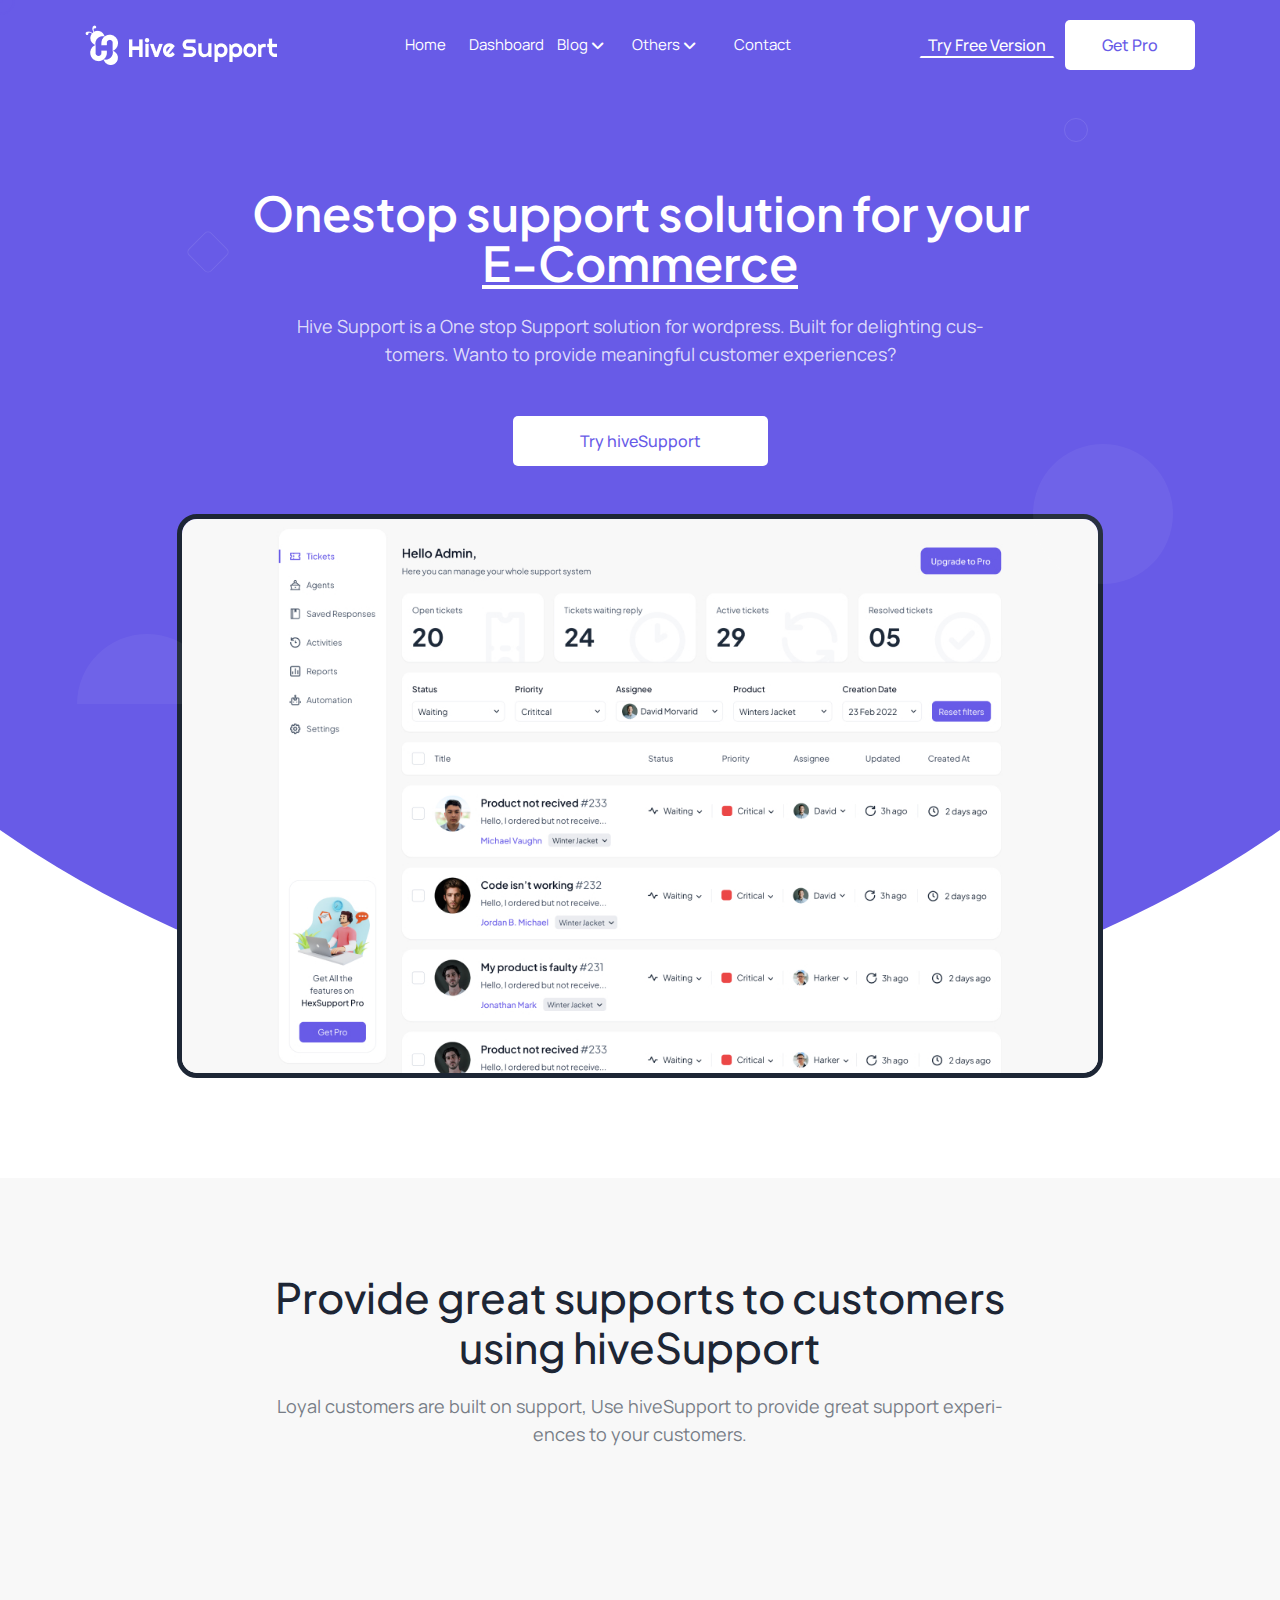
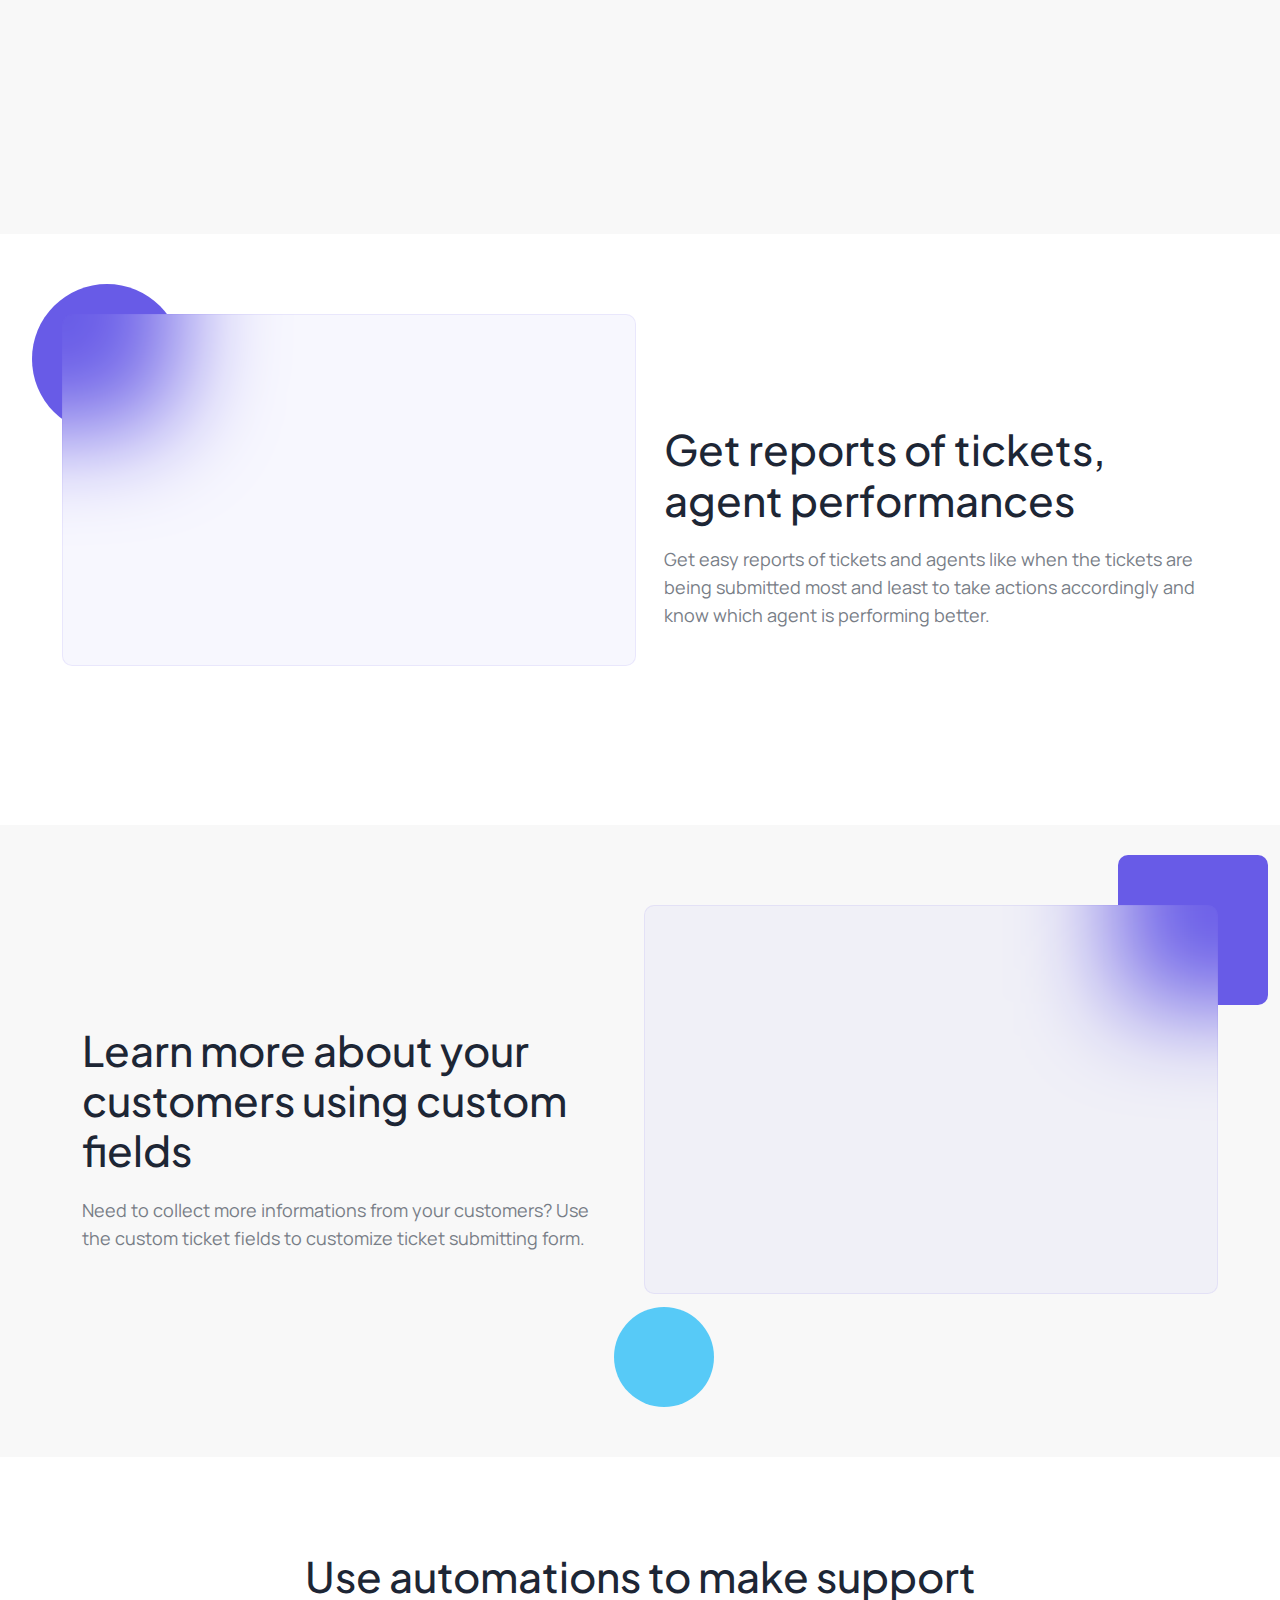
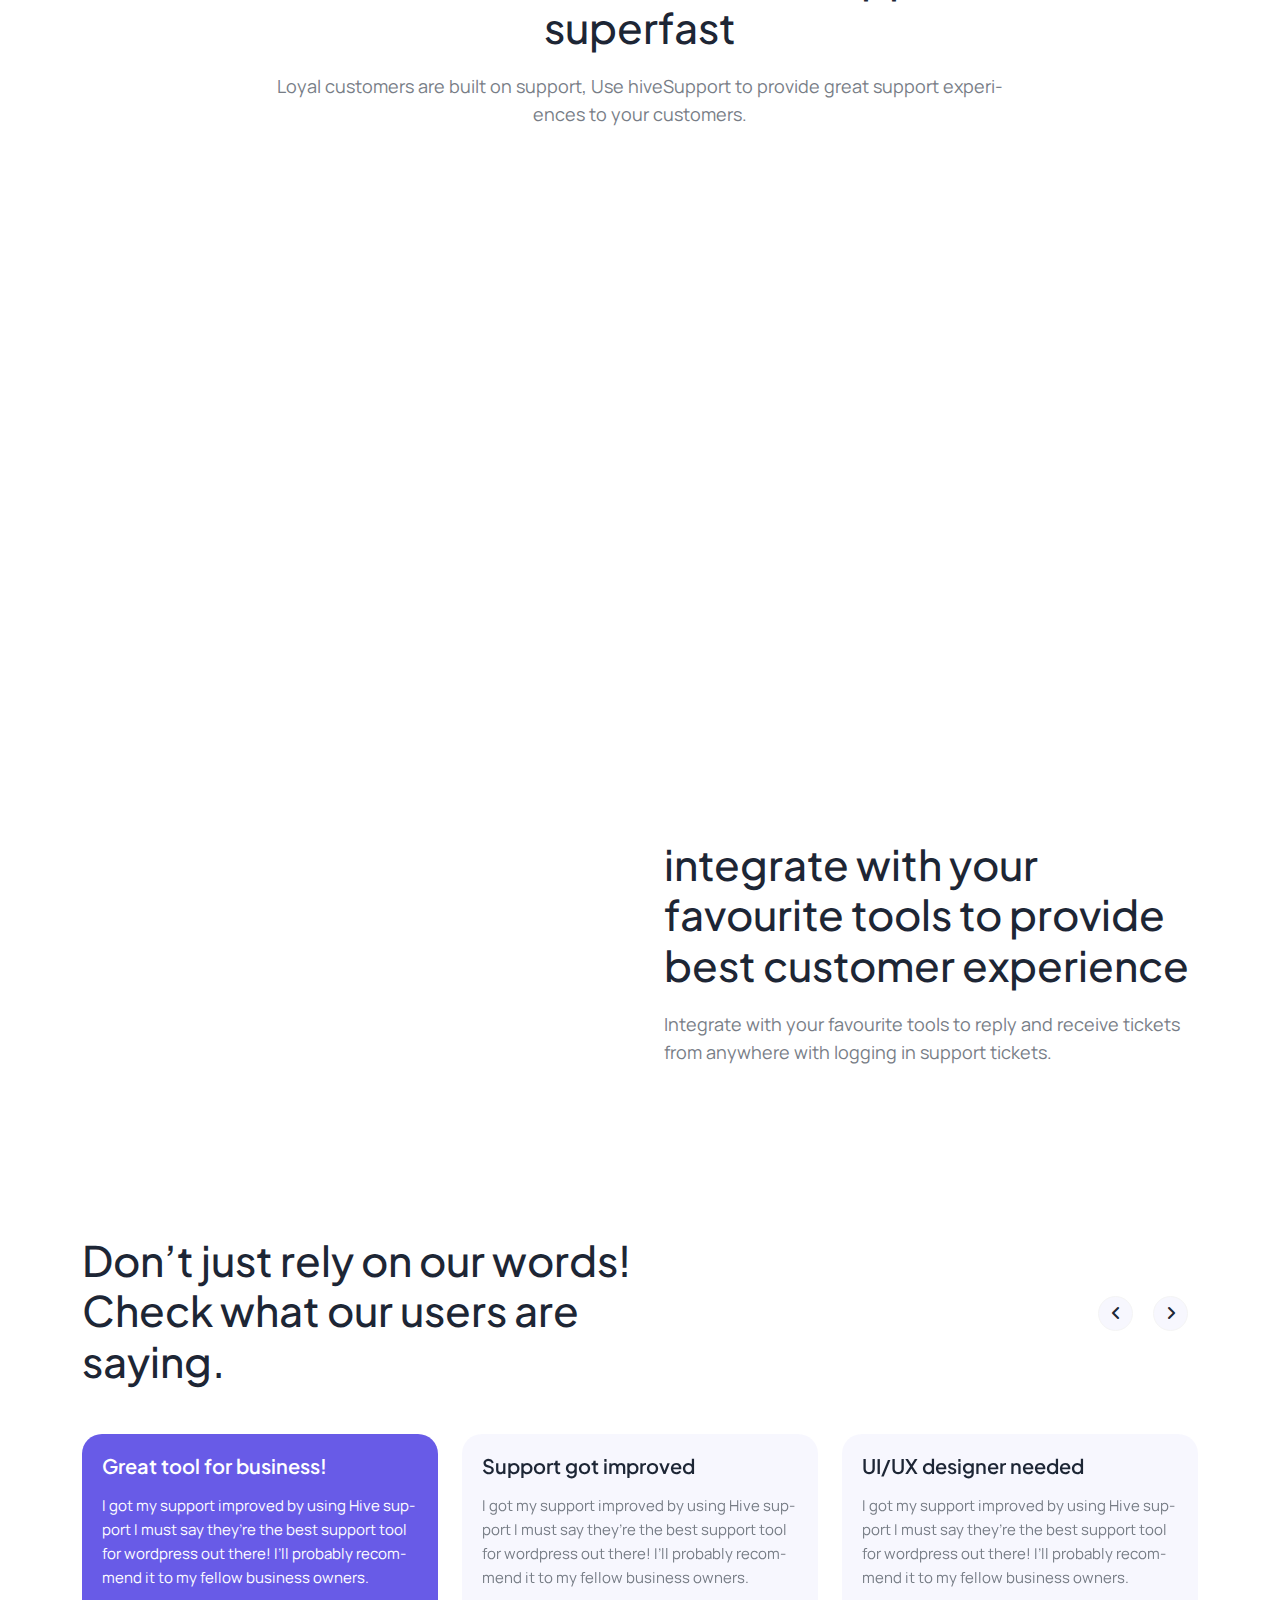
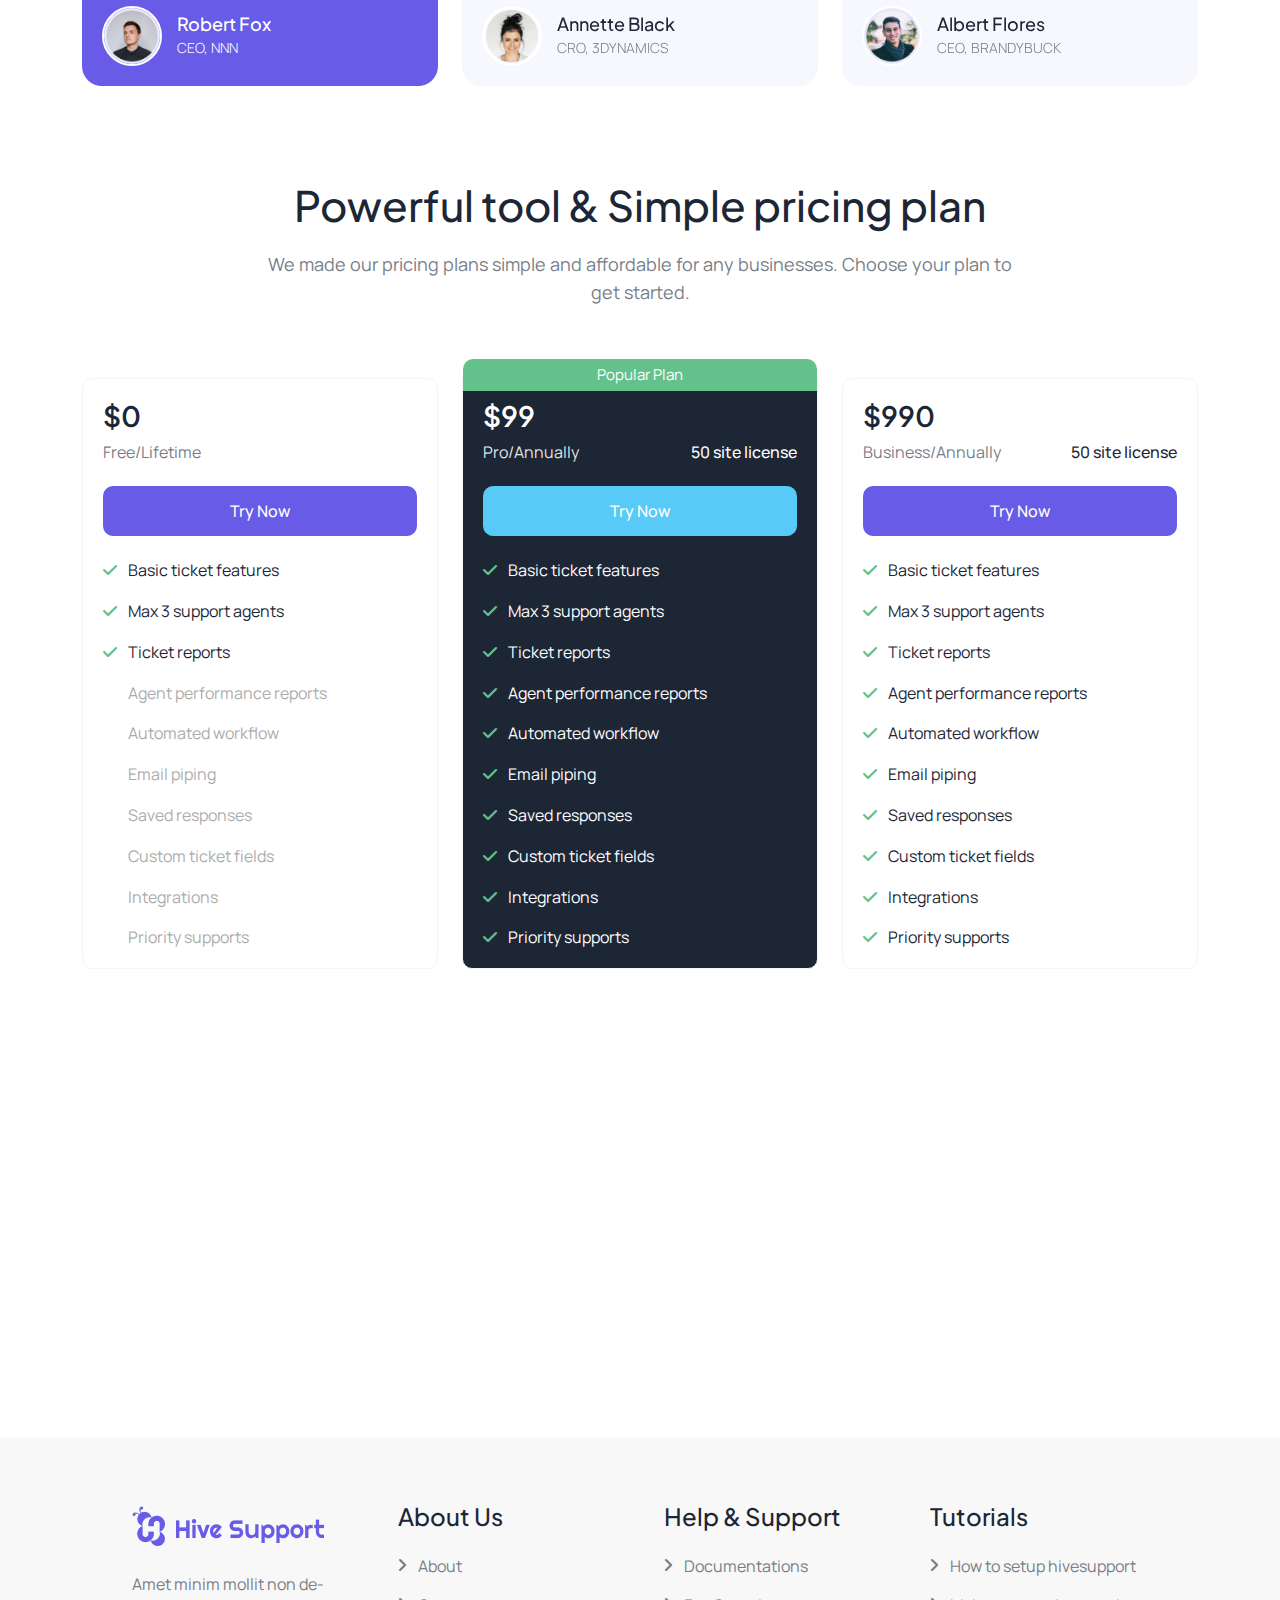
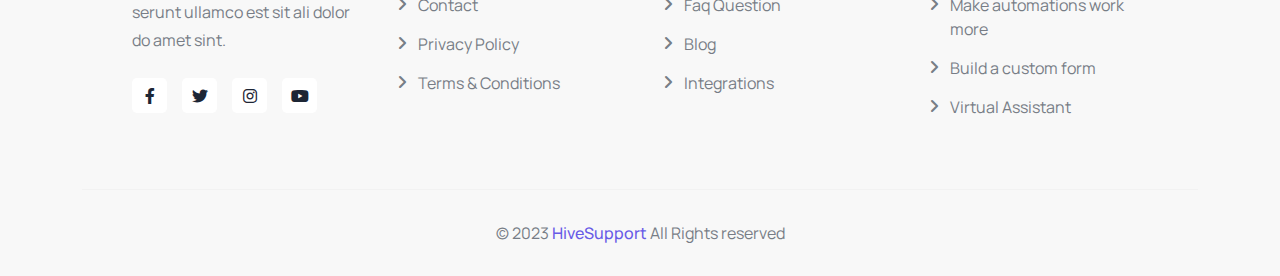
<file: hive_support/index.html>
<!DOCTYPE html>
<html lang="en">

<head>
    <meta charset="UTF-8">
    <meta name="viewport" content="width=device-width, initial-scale=1.0">
    <meta http-equiv="X-UA-Compatible" content="IE=edge" />
    <meta http-equiv="X-UA-Compatible" content="ie=edge">
    <title> Hive Support - WordPress Plugin </title>

    <!-- favicon -->
    <link rel=icon href="favicon.png" sizes="16x16" type="icon/png">
    <!-- bootstrap -->
    <link rel="stylesheet" href="assets/css/bootstrap.min.css">
    <!-- Uicons Css -->
    <link rel="stylesheet" href="assets/css/uicons-all.css">
    <!-- FontAwesome Css -->
    <link rel="stylesheet" href="assets/css/all.min.css">
    <!-- Animate Css -->
    <link rel="stylesheet" href="assets/css/animate.css">
    <!-- Flat Pickr Css -->
    <link rel="stylesheet" href="assets/css/flatpicker.css">
    <!-- TellInput Css -->
    <link rel="stylesheet" href="assets/css/intlTelInput.css">
    <!-- Select2 Css -->
    <link rel="stylesheet" href="assets/css/select2.min.css">
    <!-- Summer note Css -->
    <link rel="stylesheet" href="assets/css/summernote-lite.min.css">
    <!-- Slick Css -->
    <link rel="stylesheet" href="assets/css/slick.css">
    <!-- Main Stylesheet -->
    <link rel="stylesheet" href="assets/css/style.css">

</head>

<body>

    <header class="header-style-01">
        <!-- Menu area Starts -->
        <nav class="navbar navbar-area nav-absolute white_nav navbar-padding navbar-expand-lg">
            <div class="container custom-container-one nav-container">
                <div class="logo-wrapper">
                    <a href="index.html" class="logo">
                        <img src="assets/img/logo.png" alt="">
                    </a>
                </div>
                <div class="responsive-mobile-menu d-lg-none">
                    <a href="javascript:void(0)" class="click-nav-right-icon">
                        <i class="fa-solid fa-ellipsis-vertical"></i>
                    </a>
                    <button class="navbar-toggler" type="button" data-bs-toggle="collapse" data-bs-target="#hive_support_menu">
                        <span class="navbar-toggler-icon"></span>
                    </button>
                </div>
                <div class="collapse navbar-collapse" id="hive_support_menu">
                    <ul class="navbar-nav">
                        <li><a href="index.html">Home</a></li>
                        <li><a href="dashboard.html">Dashboard</a></li>
                        <li class="menu-item-has-children current-menu-item">
                            <a href="javascript:void(0)">Blog</a>
                            <ul class="sub-menu">
                                <li><a href="blog.html">Blog</a></li>
                                <li><a href="blog_details.html">Blog Details</a></li>
                            </ul>
                        </li>
                        <li class="menu-item-has-children current-menu-item">
                            <a href="javascript:void(0)">Others</a>
                            <ul class="sub-menu">
                                <li><a href="affiliate.html">Affiliate</a></li>
                                <li><a href="lifetime_deal.html">LTD Page</a></li>
                                <li><a href="supportPortal.html">Support Portal</a></li>
                                <li><a href="supportTicket.html">Support Ticket</a></li>
                                <li><a href="price_plan.html">Price Plan</a></li>
                                <li><a href="faq.html">Faq</a></li>
                                <li><a href="privacy_policy.html">Privacy Policy</a></li>
                                <li><a href="refund_policy.html">Refund Policy</a></li>
                                <li><a href="signIn.html">Sign In</a></li>
                                <li><a href="signUp.html">Sign Up</a></li>
                                <li><a href="forgot_password.html">Forgot Password</a></li>
                            </ul>
                        </li>
                        <li><a href="contact.html">Contact</a></li>
                    </ul>
                </div>
                <div class="navbar-right-content show-nav-content">
                    <div class="single-right-content">
                        <div class="navbar-right-flex">
                            <div class="btn-wrapper">
                                <a href="javascript:void(0)" class="hive_btn btn_underline color_white">Try Free Version</a>
                            </div>
                            <div class="btn-wrapper">
                                <a href="javascript:void(0)" class="hive_btn btn_bg_white">Get Pro</a>
                            </div>
                        </div>
                    </div>
                </div>
            </div>
        </nav>
        <!-- Menu area end -->
    </header>
    <!-- Banner area Starts -->
    <div class="hive_banner_area hive_banner__bg">
        <div class="hive_banner__shape">
            <div class="hive_banner__shape1"></div>
            <div class="hive_banner__shape2"></div>
        </div>
        <div class="container">
            <div class="row align-items-center flex-column-reverse flex-lg-row justify-content-center">
                <div class="col-lg-10">
                    <div class="hive_banner center-text white">
                        <div class="hive_banner__content">
                            <h2 class="hive_banner__content__title"> Onestop support solution for your <span class="hive_banner__content__title__span"> E-Commerce </span> </h2>
                            <p class="hive_banner__content__para mt-4"> Hive Support is a One stop Support solution for wordpress. Built for delighting customers. 
                                Wanto to provide meaningful customer experiences? </p>
                            <div class="hive_banner__btn mt-4 mt-lg-5">
                                <a href="javascript:void(0)" class="hive_btn btn_bg_white"> Try hiveSupport </a>
                            </div>
                        </div>
                        <div class="hive_banner__bottom mt-5">
                            <div class="hive_banner__thumb wow zoomIn" data-wow-delay=".3s">
                                <img src="assets/img/banner/banner.jpg" alt="">
                                <div class="hive_banner__thumb__shape1"></div>
                                <div class="hive_banner__thumb__shape2"></div>
                            </div>
                        </div>
                    </div>
                </div>
            </div>
        </div>
    </div>
    <!-- Banner area end -->
    <!-- Provide area starts -->
    <section class="provide_area section-bg-1 padding-top-100 padding-bottom-100">
        <div class="container">
            <div class="section_title center-text">
                <h2 class="title"> Provide great supports to customers using hiveSupport </h2>
                <p class="section_para"> Loyal customers are built on support, Use hiveSupport to provide great support experiences to your customers. </p>
            </div>
            <div class="row g-4 mt-4">
                <div class="col-lg-4 col-md-6 provide_child wow fadeInRight" data-wow-delay=".2s">
                    <div class="single_provide single_provide__padding radius-10">
                        <div class="single_provide__icon">
                            <img src="assets/img/single-page/provide1.png" alt="provideImg">
                        </div>
                        <div class="single_provide__contents mt-3">
                            <h4 class="single_provide__contents__title"> <a href="javascript:void(0)"> Delight Customers </a> </h4>
                            <p class="single_provide__contents__para mt-3"> Make customers feel delighted by providing them the right support using our superfast support Plug-in </p>
                        </div>
                    </div>
                </div>
                <div class="col-lg-4 col-md-6 provide_child wow zoomIn" data-wow-delay=".4s">
                    <div class="single_provide single_provide__padding radius-10">
                        <div class="single_provide__icon">
                            <img src="assets/img/single-page/provide2.png" alt="provideImg">
                        </div>
                        <div class="single_provide__contents mt-3">
                            <h4 class="single_provide__contents__title"> <a href="javascript:void(0)"> Affordable Pricing </a> </h4>
                            <p class="single_provide__contents__para mt-3"> Make customers feel delighted by providing them the right support using our superfast support Plug-in </p>
                        </div>
                    </div>
                </div>
                <div class="col-lg-4 col-md-6 provide_child wow fadeInLeft" data-wow-delay=".2s">
                    <div class="single_provide single_provide__padding radius-10">
                        <div class="single_provide__icon">
                            <i class="fa-regular fa-star"></i>
                        </div>
                        <div class="single_provide__contents mt-3">
                            <h4 class="single_provide__contents__title"> <a href="javascript:void(0)"> Free/Pro Version </a> </h4>
                            <p class="single_provide__contents__para mt-3"> Make customers feel delighted by providing them the right support using our superfast support Plug-in </p>
                        </div>
                    </div>
                </div>
            </div>
        </div>
    </section>
    <!-- Provide area end -->
    <!-- Performance area starts -->
    <section class="performance_area padding-top-100 padding-bottom-100">
        <div class="container">
            <div class="row g-5 align-items-center">
                <div class="col-lg-6">
                    <div class="single_performance performance_shapes">
                        <div class="single_performance__thumb">
                            <img src="assets/img/single-page/performance.png" alt="img" class="wow fadeInUp" data-wow-delay=".4s">
                        </div>
                    </div>
                </div>
                <div class="col-lg-6">
                    <div class="single_performance">
                        <div class="section_title text_left">
                            <h2 class="title"> Get reports of tickets, agent performances </h2>
                            <p class="section_para"> Get easy reports of tickets and agents like when the tickets are being submitted most and least to take actions accordingly and know which agent is performing better. </p>
                        </div>
                    </div>
                </div>
            </div>
        </div>
    </section>
    <!-- Performance area end -->
    <!-- CustomFields area starts -->
    <section class="cutomfield_area section-bg-1 padding-top-100 padding-bottom-100">
        <div class="container">
            <div class="row g-5 align-items-center flex-row-reverse">
                <div class="col-lg-6">
                    <div class="single_performance performance_shapes__two">
                        <div class="single_performance__thumb">
                            <img src="assets/img/single-page/custom-fields.png" alt="img" class="wow fadeInUp" data-wow-delay=".4s">
                        </div>
                    </div>
                </div>
                <div class="col-lg-6">
                    <div class="single_performance">
                        <div class="section_title text_left">
                            <h2 class="title"> Learn more about your customers using custom fields </h2>
                            <p class="section_para"> Need to collect more informations from your customers? Use the custom ticket fields to customize ticket submitting form. </p>
                        </div>
                    </div>
                </div>
            </div>
        </div>
    </section>
    <!-- CustomFields area end -->
    <!-- Automation area starts -->
    <section class="automation_area padding-top-100 padding-bottom-50">
        <div class="container">
            <div class="section_title center-text">
                <h2 class="title"> Use automations to make support superfast </h2>
                <p class="section_para"> Loyal customers are built on support, Use hiveSupport to provide great support experiences to your customers. </p>
            </div>
            <div class="row gy-4 justify-content-center mt-4">
                <div class="col-xl-8 col-lg-10">
                    <div class="single_automation wow zoomIn" data-wow-delay=".4s">
                        <div class="single_automation__thumb">
                            <img src="assets/img/single-page/automation.png" alt="img">
                        </div>
                    </div>
                </div>
            </div>
        </div>
    </section>
    <!-- Automation area end -->
    <!-- Experience area starts -->
    <section class="experience_area padding-top-50 padding-bottom-50">
        <div class="container">
            <div class="row g-5 align-items-center">
                <div class="col-lg-6 wow fadeInLeft" data-wow-delay=".3">
                    <div class="single_experience">
                        <div class="single_experience__thumb single_experience__thumb__border radius-20">
                            <img src="assets/img/single-page/experience.png" alt="">
                        </div>
                    </div>
                </div>
                <div class="col-lg-6">
                    <div class="experience_wrap">
                        <div class="section_title text_left">
                            <h2 class="title"> integrate with your favourite tools to provide best customer experience </h2>
                            <p class="section_para"> Integrate with your favourite tools to reply and receive tickets from anywhere with logging in support tickets. </p>
                        </div>
                    </div>
                </div>
            </div>
        </div>
    </section>
    <!-- Experience area end -->
    <!-- Testimonial area end -->
    <div class="testimonial_area padding-top-50 padding-bottom-50">
        <div class="container">
            <div class="section_title section_flex">
                <h2 class="title"> Don’t just rely on our words! Check what our users are saying.</h2>
                <div class="append_testimonial"></div>
            </div>
            <div class="row mt-5">
                <div class="col-lg-12">
                    <div class="global_slick_init testimonial_slider nav_style_one slider_inner_margin" data-appendArrows=".append_testimonial" data-arrows="true" data-infinite="true" data-dots="false" data-slidesToShow="3" data-swipeToSlide="true" data-autoplay="false" data-autoplaySpeed="2500"
                        data-prevArrow='<div class="prev_icon"><i class="fa-solid fa-angle-left"></i></div>' data-nextArrow='<div class="next_icon"><i class="fa-solid fa-angle-right"></i></div>' data-responsive='[{"breakpoint": 1400,"settings": {"slidesToShow": 3}},{"breakpoint": 1200,"settings": {"slidesToShow": 2}},{"breakpoint": 992,"settings": {"slidesToShow": 2}},{"breakpoint": 768, "settings": {"slidesToShow": 1} }]'>
                        <div class="testimonial_item">
                            <div class="single_testimonial radius-20">
                                <h4 class="single_testimonial__title"> <a href="javascript:void(0)"> Great tool for business! </a> </h4>
                                <p class="single_testimonial__para mt-3"> I got my support improved by using Hive support I must say they’re the best support tool for wordpress out there!
                                    I’ll probably recommend it to my fellow business owners.</p>
                                <div class="single_testimonial__author mt-3">
                                    <div class="single_testimonial__author__thumb">
                                        <a href="javascript:void(0)"><img src="assets/img/single-page/author1.jpg" alt="testAuthor"></a>
                                    </div>
                                    <div class="single_testimonial__author__contents">
                                        <h5 class="single_testimonial__author__title"><a href="javascript:void(0)">Robert Fox</a></h5>
                                        <p class="single_testimonial__author__para">CEO, NNN</p>
                                    </div>
                                </div>
                                <span class="single_testimonial__quote"> 
                                    <i class="las la-quote-left"></i>
                                </span>
                            </div>
                        </div>
                        <div class="testimonial_item">
                            <div class="single_testimonial radius-20">
                                <h4 class="single_testimonial__title"> <a href="javascript:void(0)"> Support got improved </a> </h4>
                                <p class="single_testimonial__para mt-3"> I got my support improved by using Hive support I must say they’re the best support tool for wordpress out there!
                                    I’ll probably recommend it to my fellow business owners.</p>
                                <div class="single_testimonial__author mt-3">
                                    <div class="single_testimonial__author__thumb">
                                        <a href="javascript:void(0)"><img src="assets/img/single-page/author2.jpg" alt="testAuthor"></a>
                                    </div>
                                    <div class="single_testimonial__author__contents">
                                        <h5 class="single_testimonial__author__title"><a href="javascript:void(0)">Annette Black</a></h5>
                                        <p class="single_testimonial__author__para">CRO, 3DYNAMICS</p>
                                    </div>
                                </div>
                                <span class="single_testimonial__quote"> 
                                    <i class="las la-quote-left"></i>
                                </span>
                            </div>
                        </div>
                        <div class="testimonial_item">
                            <div class="single_testimonial radius-20">
                                <h4 class="single_testimonial__title"> <a href="javascript:void(0)"> UI/UX designer needed</a> </h4>
                                <p class="single_testimonial__para mt-3"> I got my support improved by using Hive support I must say they’re the best support tool for wordpress out there!
                                    I’ll probably recommend it to my fellow business owners.</p>
                                <div class="single_testimonial__author mt-3">
                                    <div class="single_testimonial__author__thumb">
                                        <a href="javascript:void(0)"><img src="assets/img/single-page/author3.jpg" alt="testAuthor"></a>
                                    </div>
                                    <div class="single_testimonial__author__contents">
                                        <h5 class="single_testimonial__author__title"><a href="javascript:void(0)">Albert Flores</a></h5>
                                        <p class="single_testimonial__author__para">CEO, BRANDYBUCK</p>
                                    </div>
                                </div>
                                <span class="single_testimonial__quote"> 
                                    <i class="las la-quote-left"></i>
                                </span>
                            </div>
                        </div>
                        <div class="testimonial_item">
                            <div class="single_testimonial radius-20">
                                <h4 class="single_testimonial__title"> <a href="javascript:void(0)"> Support got improved </a> </h4>
                                <p class="single_testimonial__para mt-3"> I got my support improved by using Hive support I must say they’re the best support tool for wordpress out there!
                                    I’ll probably recommend it to my fellow business owners.</p>
                                    <div class="single_testimonial__author mt-3">
                                        <div class="single_testimonial__author__thumb">
                                            <a href="javascript:void(0)"><img src="assets/img/single-page/author2.jpg" alt="testAuthor"></a>
                                        </div>
                                        <div class="single_testimonial__author__contents">
                                            <h5 class="single_testimonial__author__title"><a href="javascript:void(0)">Robert Fox</a></h5>
                                            <p class="single_testimonial__author__para">CEO, NNN</p>
                                        </div>
                                    </div>
                                    <span class="single_testimonial__quote"> 
                                        <i class="las la-quote-left"></i>
                                    </span>
                            </div>
                        </div>
                    </div>
                </div>
            </div>
        </div>
    </div>
    <!-- Testimonial area end -->
    <!-- Pricing area starts -->
    <section class="hive_pricing-area padding-top-50 padding-bottom-50">
        <div class="container">
            <div class="section_title center-text">
                <h2 class="title">Powerful tool & Simple pricing plan</h2>
                <p class="section_para">We made our pricing plans simple and affordable for any businesses. Choose your plan to get started.</p>
            </div>
            <div class="row g-4 mt-5">
                <div class="col-lg-4 col-md-6">
                    <div class="hive_pricing__single">
                        <span class="hive_pricing__single__popular">Popular Plan</span>
                        <div class="hive_pricing__single__header">
                            <h3 class="hive_pricing__single__price">$0</h3>
                            <span class="hive_pricing__single__duration">Free/Lifetime</span>
                        </div>
                        <div class="btn-wrapper mt-4">
                            <a href="javascript:void(0)" class="hive_btn btn_bg_1 w-100 radius-10">Try Now</a>
                        </div>
                        <ul class="hive_pricing__single__list list-style-none mt-4">
                            <li class="list_show">Basic ticket features</li>
                            <li class="list_show">Max 3 support agents</li>
                            <li class="list_show">Ticket reports</li>
                            <li>Agent performance reports</li>
                            <li>Automated workflow</li>
                            <li>Email piping</li>
                            <li>Saved responses</li>
                            <li>Custom ticket fields</li>
                            <li>Integrations</li>
                            <li>Priority supports</li>
                        </ul>
                    </div>
                </div>
                <div class="col-lg-4 col-md-6">
                    <div class="hive_pricing__single active_plan">
                        <span class="hive_pricing__single__popular">Popular Plan</span>
                        <div class="hive_pricing__single__header">
                            <h3 class="hive_pricing__single__price">$99</h3>
                            <span class="hive_pricing__single__duration">Pro/Annually <span class="licence">50 site license</span></span>
                        </div>
                        <div class="btn-wrapper mt-4">
                            <a href="javascript:void(0)" class="hive_btn btn_bg_1 w-100 radius-10">Try Now</a>
                        </div>
                        <ul class="hive_pricing__single__list list-style-none mt-4">
                            <li class="list_show">Basic ticket features</li>
                            <li class="list_show">Max 3 support agents</li>
                            <li class="list_show">Ticket reports</li>
                            <li class="list_show">Agent performance reports</li>
                            <li class="list_show">Automated workflow</li>
                            <li class="list_show">Email piping</li>
                            <li class="list_show">Saved responses</li>
                            <li class="list_show">Custom ticket fields</li>
                            <li class="list_show">Integrations</li>
                            <li class="list_show">Priority supports</li>
                        </ul>
                    </div>
                </div>
                <div class="col-lg-4 col-md-6">
                    <div class="hive_pricing__single">
                        <span class="hive_pricing__single__popular">Popular Plan</span>
                        <div class="hive_pricing__single__header">
                            <h3 class="hive_pricing__single__price">$990</h3>
                            <span class="hive_pricing__single__duration">Business/Annually <span class="licence">50 site license</span></span>
                        </div>
                        <div class="btn-wrapper mt-4">
                            <a href="javascript:void(0)" class="hive_btn btn_bg_1 w-100 radius-10">Try Now</a>
                        </div>
                        <ul class="hive_pricing__single__list list-style-none mt-4">
                            <li class="list_show">Basic ticket features</li>
                            <li class="list_show">Max 3 support agents</li>
                            <li class="list_show">Ticket reports</li>
                            <li class="list_show">Agent performance reports</li>
                            <li class="list_show">Automated workflow</li>
                            <li class="list_show">Email piping</li>
                            <li class="list_show">Saved responses</li>
                            <li class="list_show">Custom ticket fields</li>
                            <li class="list_show">Integrations</li>
                            <li class="list_show">Priority supports</li>
                        </ul>
                    </div>
                </div>
            </div>
        </div>
    </section>
    <!-- Pricing area end -->
    <!-- Newsletter area starts -->
    <div class="newsletter_area padding-top-50 padding-bottom-100">
        <div class="container">
            <div class="row">
                <div class="col-lg-12">
                    <div class="newsletter_wrapper newsletter_bg radius-20 newsletter_wrapper__padding wow zoomIn" data-wow-delay=".3s">
                        <div class="newsletter_wrapper__shapes">
                            <img src="assets/img/single-page/newsletter1.png" alt="newsletter1">
                            <img src="assets/img/single-page/newsletter2.png" alt="newsletter2">
                            <div class="newsletter_wrapper__shapes__custom"></div>
                        </div>
                        <div class="newsletter_contents center-text">
                            <h3 class="newsletter_contents__title"> Join our newsletter to find discounts </h3>
                            <p class="newsletter_contents__para mt-3"> Loyal customers are built on support, Use hiveSupport to provide great support experiences to your customers. </p>
                            <div class="newsletter_contents__form custom-form mt-4">
                                <div class="single-input">
                                    <input type="text" class="form--control" placeholder="Enter Email">
                                    <button type="submit"> Submit </button>
                                </div>
                            </div>
                        </div>
                    </div>
                </div>
            </div>
        </div>
    </div>
    <!-- Newsletter area end -->

    <!-- footer area start -->
    <footer class="footer_area section-bg-1">
        <div class="container">
            <div class="footer_area__wrapper">
                <div class="row gx-5 footer_area__top">
                    <div class="col-lg-3 col-sm-6 mt-4">
                        <div class="footer_widget widget">
                            <div class="footer_widget_logo">
                                <a href="index.html" class="footer_widget__logo__img"> <img src="assets/img/logo_2.png" alt="logo"> </a>
                            </div>
                            <div class="footer_widget__inner mt-4">
                                <p class="footer_widget__para"> Amet minim mollit non deserunt ullamco est sit ali dolor do amet sint.</p>
                                <div class="footer_widget__social mt-4">
                                    <ul class="footer_widget__socialList">
                                        <li class="footer_widget__socialList__item">
                                            <a class="footer_widget__socialList__link" href="javascript:void(0)"> <i class="fa-brands fa-facebook-f"></i> </a>
                                        </li>
                                        <li class="footer_widget__socialList__item">
                                            <a class="footer_widget__socialList__link" href="javascript:void(0)"> <i class="fa-brands fa-twitter"></i> </a>
                                        </li>
                                        <li class="footer_widget__socialList__item">
                                            <a class="footer_widget__socialList__link" href="javascript:void(0)"> <i class="fa-brands fa-instagram"></i> </a>
                                        </li>
                                        <li class="footer_widget__socialList__item">
                                            <a class="footer_widget__socialList__link" href="javascript:void(0)"> <i class="fa-brands fa-youtube"></i> </a>
                                        </li>
                                    </ul>
                                </div>
                            </div>
                        </div>
                    </div>
                    <div class="col-lg-3 col-sm-6 mt-4">
                        <div class="footer_widget widget">
                            <h4 class="footer_widget__title">About Us</h4>
                            <div class="footer_widget__inner mt-4">
                                <ul class="footer_widget__linkList">
                                    <li class="footer_widget__linkList__item">
                                        <a href="javascript:void(0)">About</a>
                                    </li>
                                    <li class="footer_widget__linkList__item">
                                        <a href="javascript:void(0)">Contact</a>
                                    </li>
                                    <li class="footer_widget__linkList__item">
                                        <a href="javascript:void(0)">Privacy Policy</a>
                                    </li>
                                    <li class="footer_widget__linkList__item">
                                        <a href="javascript:void(0)">Terms & Conditions</a>
                                    </li>
                                </ul>
                            </div>
                        </div>
                    </div>
                    <div class="col-lg-3 col-sm-6 mt-4">
                        <div class="footer_widget widget">
                            <h4 class="footer_widget__title">Help & Support</h4>
                            <div class="footer_widget__inner mt-4">
                                <ul class="footer_widget__linkList">
                                    <li class="footer_widget__linkList__item">
                                        <a href="javascript:void(0)">Documentations</a>
                                    </li>
                                    <li class="footer_widget__linkList__item">
                                        <a href="javascript:void(0)">Faq Question</a>
                                    </li>
                                    <li class="footer_widget__linkList__item">
                                        <a href="javascript:void(0)">Blog</a>
                                    </li>
                                    <li class="footer_widget__linkList__item">
                                        <a href="javascript:void(0)">Integrations</a>
                                    </li>
                                </ul>
                            </div>
                        </div>
                    </div>
                    <div class="col-lg-3 col-sm-6 mt-4">
                        <div class="footer_widget widget">
                            <h4 class="footer_widget__title">Tutorials</h4>
                            <div class="footer_widget__inner mt-4">
                                <ul class="footer_widget__linkList">
                                    <li class="footer_widget__linkList__item">
                                        <a href="javascript:void(0)">How to setup hivesupport</a>
                                    </li>
                                    <li class="footer_widget__linkList__item">
                                        <a href="javascript:void(0)">Make automations work more</a>
                                    </li>
                                    <li class="footer_widget__linkList__item">
                                        <a href="javascript:void(0)">Build a custom form</a>
                                    </li>
                                    <li class="footer_widget__linkList__item">
                                        <a href="javascript:void(0)">Virtual Assistant</a>
                                    </li>
                                </ul>
                            </div>
                        </div>
                    </div>
                </div>
                <div class="copyright_area copyright_border">
                    <div class="row">
                        <div class="col-12">
                            <div class="copyright_contents">
                                <span class="copyright_contents__main"> © 2023 <a href="index.html"> HiveSupport </a> All Rights reserved  </span>
                            </div>
                        </div>
                    </div>
                </div>
            </div>
        </div>
    </footer>
    <!-- footer area end -->
    <!-- back to top area start -->
    <div class="back_toTop">
        <span class="back_top"><i class="fa-solid fa-angle-up"></i></span>
    </div>
    <!-- back to top area end -->

    <!-- Mouse Cursor start -->
    <div class="mouse-move mouse-outer"></div>
    <div class="mouse-move mouse-inner"></div>
    <!-- Mouse Cursor Ends -->

    <!-- jquery -->
    <script src="assets/js/jquery-3.6.0.min.js"></script>
    <!-- jquery Migrate -->
    <script src="assets/js/jquery-migrate.min.js"></script>
    <!-- bootstrap -->
    <script src="assets/js/bootstrap.bundle.min.js"></script>
    <!-- Flat Pickr Js -->
    <script src="assets/js/flatpicker.js"></script>
    <!-- Wow Js -->
    <script src="assets/js/wow.js"></script>
    <!-- TellInput Js -->
    <script src="assets/js/intlTelInput.js"></script>
    <!--  Summer note Js -->
    <script src="assets/js/summernote-lite.min.js"></script>
    <!-- Slick Js -->
    <script src="assets/js/slick.js"></script>
    <!-- Select2 Js -->
    <script src="assets/js/select2.min.js"></script>
    <!-- Circle Progressbar Js -->
    <script src="assets/js/jquery.easypiechart.min.js"></script>
    <!-- Chart Js -->
    <script src="assets/js/chart.js"></script>
    <!-- Sortable Js -->
    <script src="assets/js/jquery-sortable-min.js"></script>
    <!-- Countdown Timer Js -->
    <script src="assets/js/jquery.syotimer.min.js"></script>
    <!-- Masonry Js -->
    <script src="assets/js/masonry.pkgd.min.js"></script>
    <!-- main js -->
    <script src="assets/js/main.js"></script>


</body>

</html>
</file>
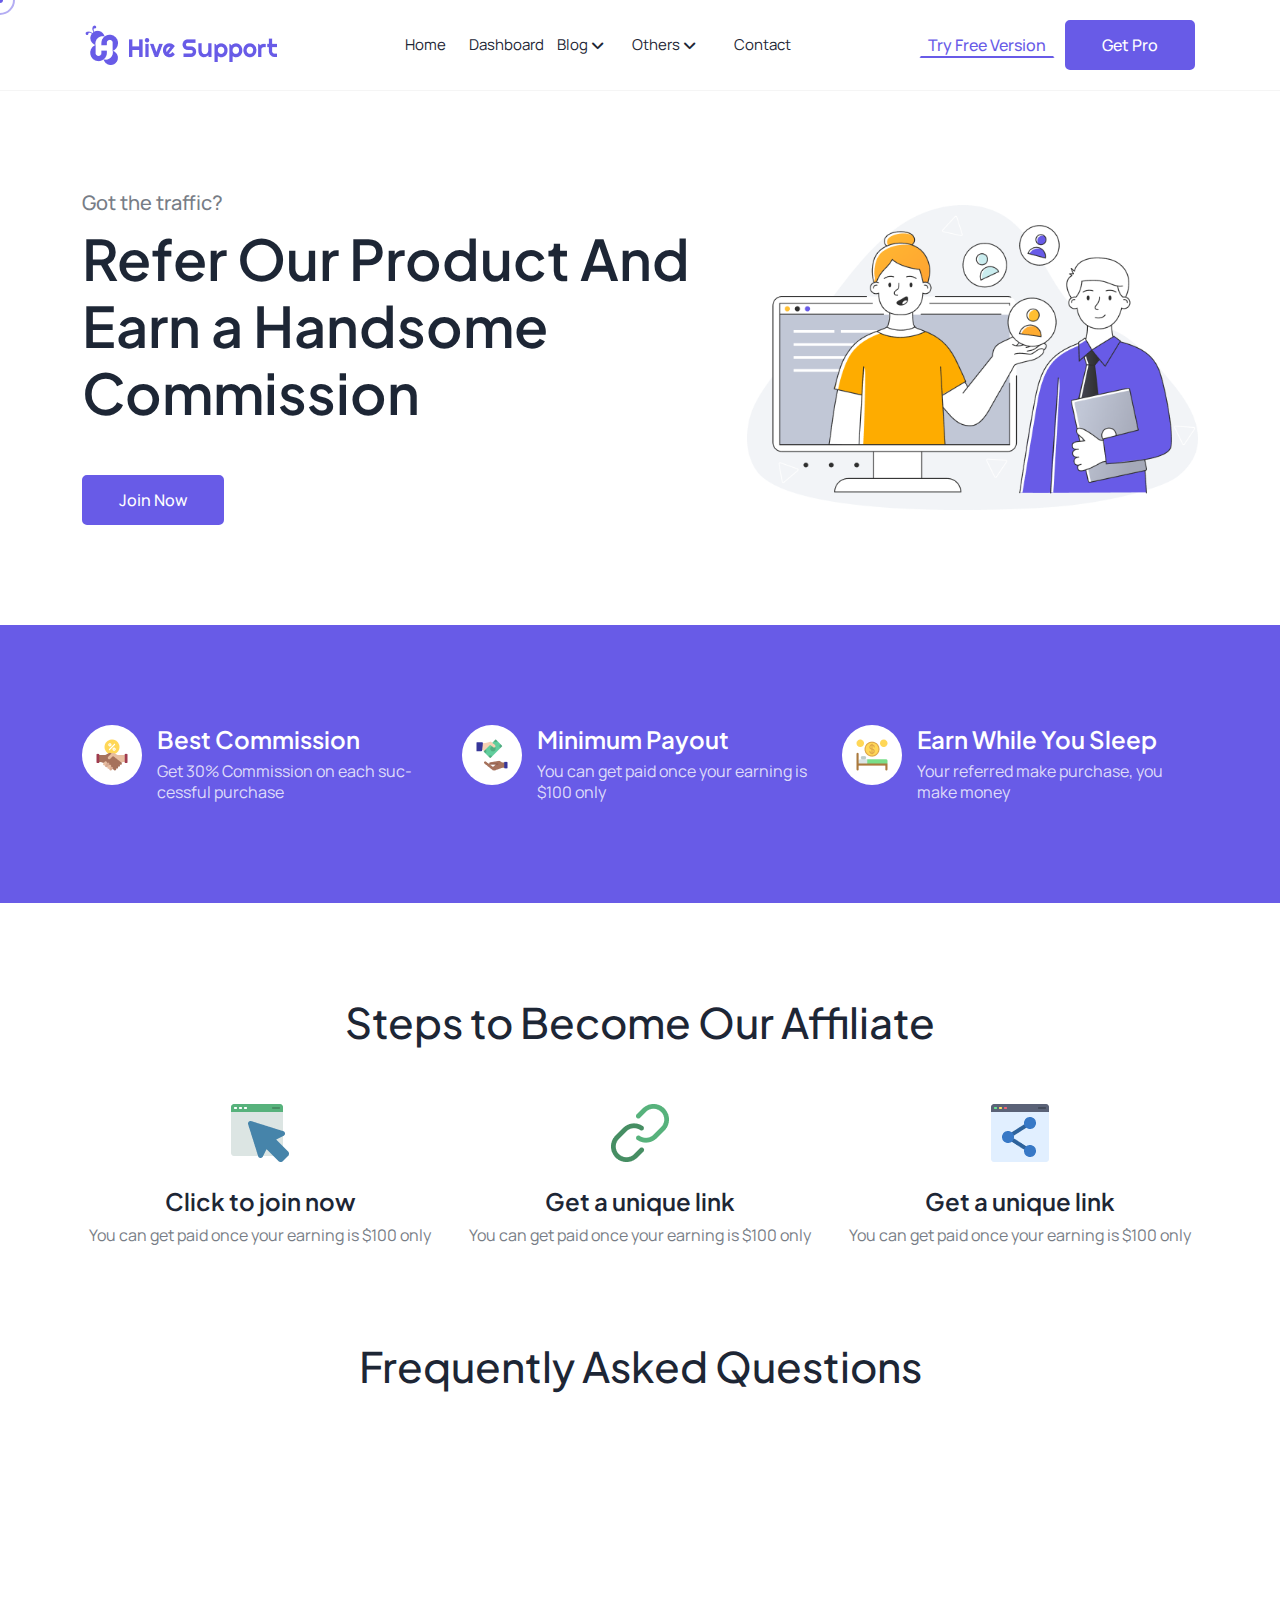
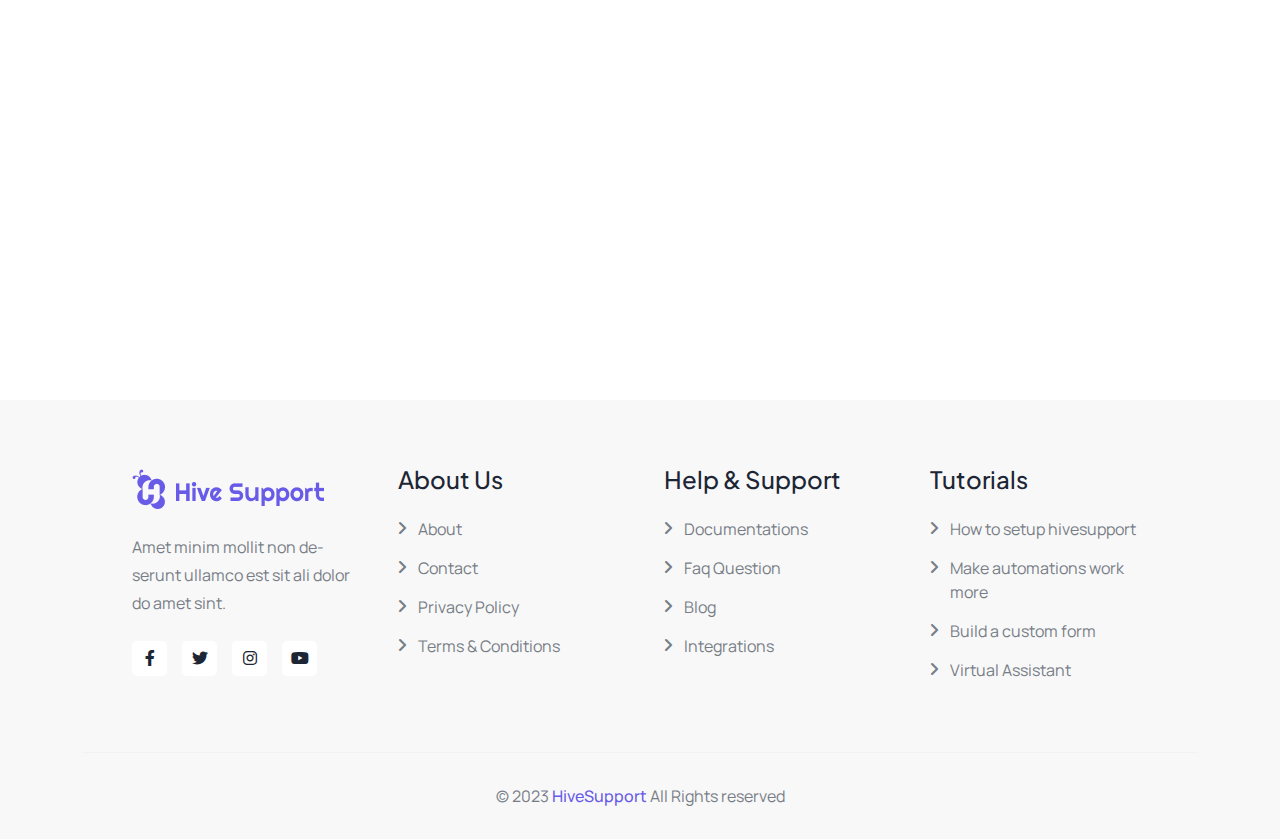
<file: hive_support/affiliate.html>
<!DOCTYPE html>
<html lang="en">

<head>
    <meta charset="UTF-8">
    <meta name="viewport" content="width=device-width, initial-scale=1.0">
    <meta http-equiv="X-UA-Compatible" content="IE=edge" />
    <meta http-equiv="X-UA-Compatible" content="ie=edge">
    <title> Hive Support - WordPress Plugin </title>

    <!-- favicon -->
    <link rel=icon href="favicon.png" sizes="16x16" type="icon/png">
    <!-- bootstrap -->
    <link rel="stylesheet" href="assets/css/bootstrap.min.css">
    <!-- Uicons Css -->
    <link rel="stylesheet" href="assets/css/uicons-all.css">
    <!-- FontAwesome Css -->
    <link rel="stylesheet" href="assets/css/all.min.css">
    <!-- Animate Css -->
    <link rel="stylesheet" href="assets/css/animate.css">
    <!-- Flat Pickr Css -->
    <link rel="stylesheet" href="assets/css/flatpicker.css">
    <!-- TellInput Css -->
    <link rel="stylesheet" href="assets/css/intlTelInput.css">
    <!-- Select2 Css -->
    <link rel="stylesheet" href="assets/css/select2.min.css">
    <!-- Summer note Css -->
    <link rel="stylesheet" href="assets/css/summernote-lite.min.css">
    <!-- Slick Css -->
    <link rel="stylesheet" href="assets/css/slick.css">
    <!-- Main Stylesheet -->
    <link rel="stylesheet" href="assets/css/style.css">

</head>

<body>

    <header class="header-style-01">
        <!-- Menu area Starts -->
        <nav class="navbar navbar-area navbar_border navbar-padding navbar-expand-lg">
            <div class="container custom-container-one nav-container">
                <div class="logo-wrapper">
                    <a href="index.html" class="logo">
                        <img src="assets/img/logo_2.png" alt="">
                    </a>
                </div>
                <div class="responsive-mobile-menu d-lg-none">
                    <a href="javascript:void(0)" class="click-nav-right-icon">
                        <i class="fa-solid fa-ellipsis-vertical"></i>
                    </a>
                    <button class="navbar-toggler" type="button" data-bs-toggle="collapse" data-bs-target="#hive_support_menu">
                        <span class="navbar-toggler-icon"></span>
                    </button>
                </div>
                <div class="collapse navbar-collapse" id="hive_support_menu">
                    <ul class="navbar-nav">
                        <li><a href="index.html">Home</a></li>
                        <li><a href="dashboard.html">Dashboard</a></li>
                        <li class="menu-item-has-children current-menu-item">
                            <a href="javascript:void(0)">Blog</a>
                            <ul class="sub-menu">
                                <li><a href="blog.html">Blog</a></li>
                                <li><a href="blog_details.html">Blog Details</a></li>
                            </ul>
                        </li>
                        <li class="menu-item-has-children current-menu-item">
                            <a href="javascript:void(0)">Others</a>
                            <ul class="sub-menu">
                                <li><a href="affiliate.html">Affiliate</a></li>
                                <li><a href="lifetime_deal.html">LTD Page</a></li>
                                <li><a href="supportPortal.html">Support Portal</a></li>
                                <li><a href="supportTicket.html">Support Ticket</a></li>
                                <li><a href="price_plan.html">Price Plan</a></li>
                                <li><a href="faq.html">Faq</a></li>
                                <li><a href="privacy_policy.html">Privacy Policy</a></li>
                                <li><a href="refund_policy.html">Refund Policy</a></li>
                                <li><a href="signIn.html">Sign In</a></li>
                                <li><a href="signUp.html">Sign Up</a></li>
                                <li><a href="forgot_password.html">Forgot Password</a></li>
                            </ul>
                        </li>
                        <li><a href="contact.html">Contact</a></li>
                    </ul>
                </div>
                <div class="navbar-right-content show-nav-content">
                    <div class="single-right-content">
                        <div class="navbar-right-flex">
                            <div class="btn-wrapper">
                                <a href="javascript:void(0)" class="hive_btn btn_underline color_1">Try Free Version</a>
                            </div>
                            <div class="btn-wrapper">
                                <a href="javascript:void(0)" class="hive_btn btn_bg_1">Get Pro</a>
                            </div>
                        </div>
                    </div>
                </div>
            </div>
        </nav>
        <!-- Menu area end -->
    </header>
    <!-- Banner area Starts -->
    <div class="hive_affiliatebanner_area padding-top-100 padding-bottom-100">
        <div class="hive_affiliatebanner__shape">
            <div class="hive_affiliatebanner__shape1"></div>
            <div class="hive_affiliatebanner__shape2"></div>
        </div>
        <div class="container">
            <div class="row gy-5 align-items-center flex-column-reverse flex-lg-row justify-content-center">
                <div class="col-lg-7">
                    <div class="hive_affiliatebanner">
                        <div class="hive_affiliatebanner__content">
                            <span class="hive_affiliatebanner__subtitle">Got the traffic?</span>
                            <h2 class="hive_affiliatebanner__title"> Refer Our Product And Earn a Handsome Commission </h2>
                            <div class="hive_affiliatebanner__btn mt-4 mt-lg-5">
                                <a href="javascript:void(0)" class="hive_btn btn_bg_1"> Join Now </a>
                            </div>
                        </div>
                    </div>
                </div>
                <div class="col-lg-5">
                    <div class="hive_affiliatebanner__right">
                        <div class="hive_affiliatebanner__thumb wow zoomIn" data-wow-delay=".3s">
                            <img src="assets/img/affiliate/affiliateBanner.png" alt="">
                        </div>
                    </div>
                </div>
            </div>
        </div>
    </div>
    <!-- Banner area end -->
    <!-- Affiliate Promo area starts -->
    <section class="hive_affiliatePromo_area section-bg-main padding-top-100 padding-bottom-100">
        <div class="container">
            <div class="row gy-5">
                <div class="col-lg-4 col-md-6">
                    <div class="hive_affiliatePromo white">
                        <div class="hive_affiliatePromo__flex">
                            <div class="hive_affiliatePromo__thumb">
                                <img src="assets/img/affiliate/affiliatePromo1.png" alt="icon">
                            </div>
                            <div class="hive_affiliatePromo__contents">
                                <h4 class="hive_affiliatePromo__title">Best Commission</h4>
                                <p class="hive_affiliatePromo__para mt-2">Get 30% Commission on each successful purchase</p>
                            </div>
                        </div>
                    </div>
                </div>
                <div class="col-lg-4 col-md-6">
                    <div class="hive_affiliatePromo white">
                        <div class="hive_affiliatePromo__flex">
                            <div class="hive_affiliatePromo__thumb">
                                <img src="assets/img/affiliate/affiliatePromo2.png" alt="icon">
                            </div>
                            <div class="hive_affiliatePromo__contents">
                                <h4 class="hive_affiliatePromo__title">Minimum Payout</h4>
                                <p class="hive_affiliatePromo__para mt-2">You can get paid once your earning is $100 only</p>
                            </div>
                        </div>
                    </div>
                </div>
                <div class="col-lg-4 col-md-6">
                    <div class="hive_affiliatePromo white">
                        <div class="hive_affiliatePromo__flex">
                            <div class="hive_affiliatePromo__thumb">
                                <img src="assets/img/affiliate/affiliatePromo3.png" alt="icon">
                            </div>
                            <div class="hive_affiliatePromo__contents">
                                <h4 class="hive_affiliatePromo__title">Earn While You Sleep</h4>
                                <p class="hive_affiliatePromo__para mt-2">Your referred make purchase, you make money</p>
                            </div>
                        </div>
                    </div>
                </div>
            </div>
        </div>
    </section>
    <!-- Affiliate Promo area end -->
    <!-- Affiliate Work area starts -->
    <section class="hive_affiliateWork_area padding-top-100 padding-bottom-50">
        <div class="container">
            <div class="section_title center-text">
                <h2 class="title">Steps to Become Our Affiliate</h2>
            </div>
            <div class="row gy-5 mt-2">
                <div class="col-lg-4 col-sm-6">
                    <div class="hive_affiliateWork center-text">
                        <div class="hive_affiliateWork__thumb">
                            <img src="assets/img/affiliate/affiliateWork1.png" alt="icon">
                        </div>
                        <div class="hive_affiliateWork__contents mt-4">
                            <h4 class="hive_affiliateWork__title">Click to join now</h4>
                            <p class="hive_affiliateWork__para mt-2">You can get paid once your earning is $100 only</p>
                        </div>
                    </div>
                </div>
                <div class="col-lg-4 col-sm-6">
                    <div class="hive_affiliateWork center-text">
                        <div class="hive_affiliateWork__thumb">
                            <img src="assets/img/affiliate/affiliateWork2.png" alt="icon">
                        </div>
                        <div class="hive_affiliateWork__contents mt-4">
                            <h4 class="hive_affiliateWork__title">Get a unique link</h4>
                            <p class="hive_affiliateWork__para mt-2">You can get paid once your earning is $100 only</p>
                        </div>
                    </div>
                </div>
                <div class="col-lg-4 col-sm-6">
                    <div class="hive_affiliateWork center-text">
                        <div class="hive_affiliateWork__thumb">
                            <img src="assets/img/affiliate/affiliateWork3.png" alt="icon">
                        </div>
                        <div class="hive_affiliateWork__contents mt-4">
                            <h4 class="hive_affiliateWork__title">Get a unique link</h4>
                            <p class="hive_affiliateWork__para mt-2">You can get paid once your earning is $100 only</p>
                        </div>
                    </div>
                </div>
            </div>
        </div>
    </section>
    <!-- Affiliate Work area end -->
    <!-- Faq area starts -->
    <div class="hive_affiliateFaq_area padding-top-50 padding-bottom-100">
        <div class="container">
            <div class="section_title center-text">
                <h2 class="title">Frequently Asked Questions</h2>
            </div>
            <div class="row gy-5 mt-3 justify-content-center">
                <div class="col-lg-8">
                    <div class="hive_affiliateFaq">
                        <div class="hive_faq_contents">
                            <div class="hive_faq_item active open wow fadeInLeft" data-wow-delay=".1s">
                                <div class="hive_faq_title"> Can refund be avail if I purchaed on discount? </div>
                                <div class="hive_faq_panel">
                                    <p class="hive_faq_para"> Was drawing natural fat respect husband. An as noisy an offer drawn blush place. These tried for way joy wrote witty. In mr began music weeks after at begin. Education no dejection so direction pretended household do to. Travelling everything her eat reasonable unsatiable decisively simplicity.</p>
                                </div>
                            </div>
                            <div class="hive_faq_item wow fadeInLeft" data-wow-delay=".2s">
                                <div class="hive_faq_title"> How membership subscription work? </div>
                                <div class="hive_faq_panel">
                                    <p class="hive_faq_para"> Was drawing natural fat respect husband. An as noisy an offer drawn blush place. These tried for way joy wrote witty. In mr began music weeks after at begin. Education no dejection so direction pretended household do to. Travelling everything her eat reasonable unsatiable decisively simplicity.</p>
                                </div>
                            </div>
                            <div class="hive_faq_item wow fadeInLeft" data-wow-delay=".2s">
                                <div class="hive_faq_title"> What are the benefit's of joining Xilancer </div>
                                <div class="hive_faq_panel">
                                    <p class="hive_faq_para"> Was drawing natural fat respect husband. An as noisy an offer drawn blush place. These tried for way joy wrote witty. In mr began music weeks after at begin. Education no dejection so direction pretended household do to. Travelling everything her eat reasonable unsatiable decisively simplicity.</p>
                                </div>
                            </div>
                            <div class="hive_faq_item wow fadeInLeft" data-wow-delay=".2s">
                                <div class="hive_faq_title"> Do I need to pay extra fees for withdrawal? </div>
                                <div class="hive_faq_panel">
                                    <p class="hive_faq_para"> Was drawing natural fat respect husband. An as noisy an offer drawn blush place. These tried for way joy wrote witty. In mr began music weeks after at begin. Education no dejection so direction pretended household do to. Travelling everything her eat reasonable unsatiable decisively simplicity.</p>
                                </div>
                            </div>
                        </div>
                    </div>
                </div>
            </div>
        </div>
    </div>
    <!-- Faq area end -->
    <!-- footer area start -->
    <footer class="footer_area section-bg-1">
        <div class="container">
            <div class="footer_area__wrapper">
                <div class="row gx-5 footer_area__top">
                    <div class="col-lg-3 col-sm-6 mt-4">
                        <div class="footer_widget widget">
                            <div class="footer_widget_logo">
                                <a href="index.html" class="footer_widget__logo__img"> <img src="assets/img/logo_2.png" alt="logo"> </a>
                            </div>
                            <div class="footer_widget__inner mt-4">
                                <p class="footer_widget__para"> Amet minim mollit non deserunt ullamco est sit ali dolor do amet sint.</p>
                                <div class="footer_widget__social mt-4">
                                    <ul class="footer_widget__socialList">
                                        <li class="footer_widget__socialList__item">
                                            <a class="footer_widget__socialList__link" href="javascript:void(0)"> <i class="fa-brands fa-facebook-f"></i> </a>
                                        </li>
                                        <li class="footer_widget__socialList__item">
                                            <a class="footer_widget__socialList__link" href="javascript:void(0)"> <i class="fa-brands fa-twitter"></i> </a>
                                        </li>
                                        <li class="footer_widget__socialList__item">
                                            <a class="footer_widget__socialList__link" href="javascript:void(0)"> <i class="fa-brands fa-instagram"></i> </a>
                                        </li>
                                        <li class="footer_widget__socialList__item">
                                            <a class="footer_widget__socialList__link" href="javascript:void(0)"> <i class="fa-brands fa-youtube"></i> </a>
                                        </li>
                                    </ul>
                                </div>
                            </div>
                        </div>
                    </div>
                    <div class="col-lg-3 col-sm-6 mt-4">
                        <div class="footer_widget widget">
                            <h4 class="footer_widget__title">About Us</h4>
                            <div class="footer_widget__inner mt-4">
                                <ul class="footer_widget__linkList">
                                    <li class="footer_widget__linkList__item">
                                        <a href="javascript:void(0)">About</a>
                                    </li>
                                    <li class="footer_widget__linkList__item">
                                        <a href="javascript:void(0)">Contact</a>
                                    </li>
                                    <li class="footer_widget__linkList__item">
                                        <a href="javascript:void(0)">Privacy Policy</a>
                                    </li>
                                    <li class="footer_widget__linkList__item">
                                        <a href="javascript:void(0)">Terms & Conditions</a>
                                    </li>
                                </ul>
                            </div>
                        </div>
                    </div>
                    <div class="col-lg-3 col-sm-6 mt-4">
                        <div class="footer_widget widget">
                            <h4 class="footer_widget__title">Help & Support</h4>
                            <div class="footer_widget__inner mt-4">
                                <ul class="footer_widget__linkList">
                                    <li class="footer_widget__linkList__item">
                                        <a href="javascript:void(0)">Documentations</a>
                                    </li>
                                    <li class="footer_widget__linkList__item">
                                        <a href="javascript:void(0)">Faq Question</a>
                                    </li>
                                    <li class="footer_widget__linkList__item">
                                        <a href="javascript:void(0)">Blog</a>
                                    </li>
                                    <li class="footer_widget__linkList__item">
                                        <a href="javascript:void(0)">Integrations</a>
                                    </li>
                                </ul>
                            </div>
                        </div>
                    </div>
                    <div class="col-lg-3 col-sm-6 mt-4">
                        <div class="footer_widget widget">
                            <h4 class="footer_widget__title">Tutorials</h4>
                            <div class="footer_widget__inner mt-4">
                                <ul class="footer_widget__linkList">
                                    <li class="footer_widget__linkList__item">
                                        <a href="javascript:void(0)">How to setup hivesupport</a>
                                    </li>
                                    <li class="footer_widget__linkList__item">
                                        <a href="javascript:void(0)">Make automations work more</a>
                                    </li>
                                    <li class="footer_widget__linkList__item">
                                        <a href="javascript:void(0)">Build a custom form</a>
                                    </li>
                                    <li class="footer_widget__linkList__item">
                                        <a href="javascript:void(0)">Virtual Assistant</a>
                                    </li>
                                </ul>
                            </div>
                        </div>
                    </div>
                </div>
                <div class="copyright_area copyright_border">
                    <div class="row">
                        <div class="col-12">
                            <div class="copyright_contents">
                                <span class="copyright_contents__main"> © 2023 <a href="index.html"> HiveSupport </a> All Rights reserved  </span>
                            </div>
                        </div>
                    </div>
                </div>
            </div>
        </div>
    </footer>
    <!-- footer area end -->
    <!-- back to top area start -->
    <div class="back_toTop">
        <span class="back_top"><i class="fa-solid fa-angle-up"></i></span>
    </div>
    <!-- back to top area end -->

    <!-- Mouse Cursor start -->
    <div class="mouse-move mouse-outer"></div>
    <div class="mouse-move mouse-inner"></div>
    <!-- Mouse Cursor Ends -->

    <!-- jquery -->
    <script src="assets/js/jquery-3.6.0.min.js"></script>
    <!-- jquery Migrate -->
    <script src="assets/js/jquery-migrate.min.js"></script>
    <!-- bootstrap -->
    <script src="assets/js/bootstrap.bundle.min.js"></script>
    <!-- Flat Pickr Js -->
    <script src="assets/js/flatpicker.js"></script>
    <!-- Wow Js -->
    <script src="assets/js/wow.js"></script>
    <!-- TellInput Js -->
    <script src="assets/js/intlTelInput.js"></script>
    <!--  Summer note Js -->
    <script src="assets/js/summernote-lite.min.js"></script>
    <!-- Slick Js -->
    <script src="assets/js/slick.js"></script>
    <!-- Select2 Js -->
    <script src="assets/js/select2.min.js"></script>
    <!-- Circle Progressbar Js -->
    <script src="assets/js/jquery.easypiechart.min.js"></script>
    <!-- Chart Js -->
    <script src="assets/js/chart.js"></script>
    <!-- Sortable Js -->
    <script src="assets/js/jquery-sortable-min.js"></script>
    <!-- Countdown Timer Js -->
    <script src="assets/js/jquery.syotimer.min.js"></script>
    <!-- Masonry Js -->
    <script src="assets/js/masonry.pkgd.min.js"></script>
    <!-- main js -->
    <script src="assets/js/main.js"></script>


</body>

</html>
</file>
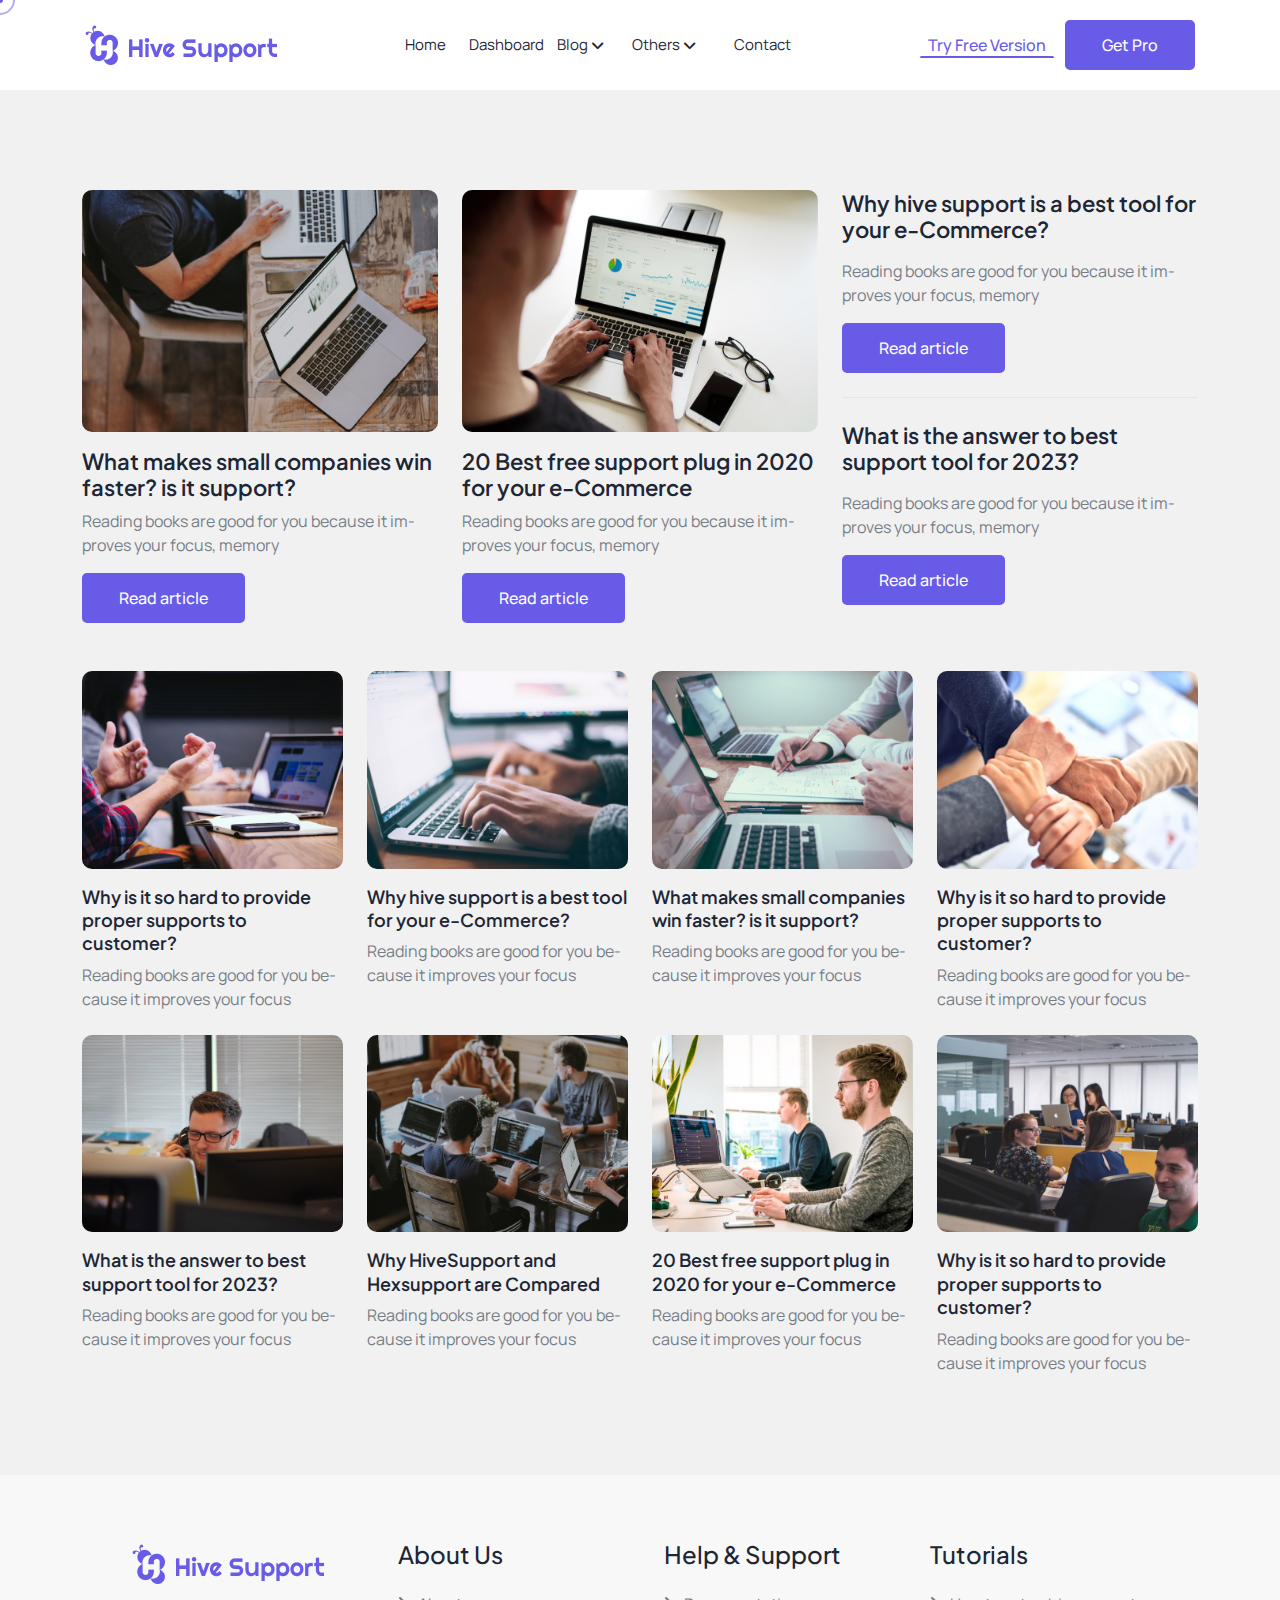
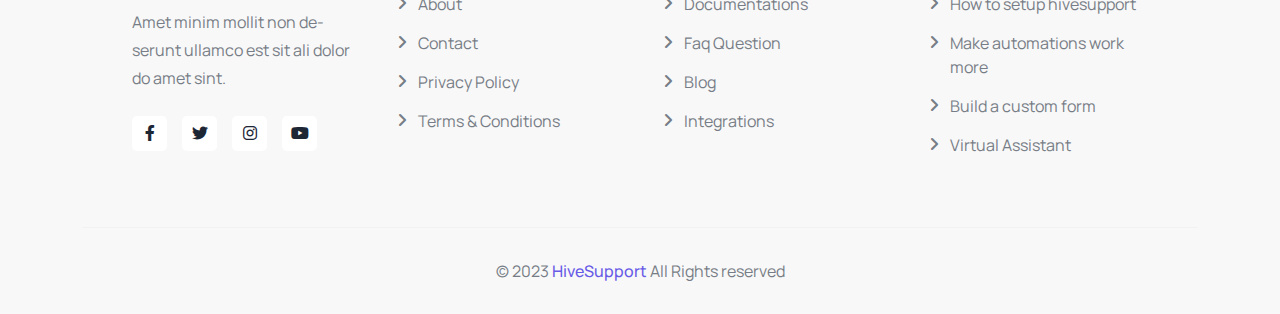
<file: hive_support/blog.html>
<!DOCTYPE html>
<html lang="en">

<head>
    <meta charset="UTF-8">
    <meta name="viewport" content="width=device-width, initial-scale=1.0">
    <meta http-equiv="X-UA-Compatible" content="IE=edge" />
    <meta http-equiv="X-UA-Compatible" content="ie=edge">
    <title> Hive Support - WordPress Plugin </title>

    <!-- favicon -->
    <link rel=icon href="favicon.png" sizes="16x16" type="icon/png">
    <!-- bootstrap -->
    <link rel="stylesheet" href="assets/css/bootstrap.min.css">
    <!-- Uicons Css -->
    <link rel="stylesheet" href="assets/css/uicons-all.css">
    <!-- FontAwesome Css -->
    <link rel="stylesheet" href="assets/css/all.min.css">
    <!-- Animate Css -->
    <link rel="stylesheet" href="assets/css/animate.css">
    <!-- Flat Pickr Css -->
    <link rel="stylesheet" href="assets/css/flatpicker.css">
    <!-- TellInput Css -->
    <link rel="stylesheet" href="assets/css/intlTelInput.css">
    <!-- Select2 Css -->
    <link rel="stylesheet" href="assets/css/select2.min.css">
    <!-- Summer note Css -->
    <link rel="stylesheet" href="assets/css/summernote-lite.min.css">
    <!-- Slick Css -->
    <link rel="stylesheet" href="assets/css/slick.css">
    <!-- Main Stylesheet -->
    <link rel="stylesheet" href="assets/css/style.css">

</head>

<body>

    <header class="header-style-01">
        <!-- Menu area Starts -->
        <nav class="navbar navbar-area navbar-padding navbar-expand-lg">
            <div class="container custom-container-one nav-container">
                <div class="logo-wrapper">
                    <a href="index.html" class="logo">
                        <img src="assets/img/logo_2.png" alt="">
                    </a>
                </div>
                <div class="responsive-mobile-menu d-lg-none">
                    <a href="javascript:void(0)" class="click-nav-right-icon">
                        <i class="fa-solid fa-ellipsis-vertical"></i>
                    </a>
                    <button class="navbar-toggler" type="button" data-bs-toggle="collapse" data-bs-target="#hive_support_menu">
                        <span class="navbar-toggler-icon"></span>
                    </button>
                </div>
                <div class="collapse navbar-collapse" id="hive_support_menu">
                    <ul class="navbar-nav">
                        <li><a href="index.html">Home</a></li>
                        <li><a href="dashboard.html">Dashboard</a></li>
                        <li class="menu-item-has-children current-menu-item">
                            <a href="javascript:void(0)">Blog</a>
                            <ul class="sub-menu">
                                <li><a href="blog.html">Blog</a></li>
                                <li><a href="blog_details.html">Blog Details</a></li>
                            </ul>
                        </li>
                        <li class="menu-item-has-children current-menu-item">
                            <a href="javascript:void(0)">Others</a>
                            <ul class="sub-menu">
                                <li><a href="affiliate.html">Affiliate</a></li>
                                <li><a href="lifetime_deal.html">LTD Page</a></li>
                                <li><a href="supportPortal.html">Support Portal</a></li>
                                <li><a href="supportTicket.html">Support Ticket</a></li>
                                <li><a href="price_plan.html">Price Plan</a></li>
                                <li><a href="faq.html">Faq</a></li>
                                <li><a href="privacy_policy.html">Privacy Policy</a></li>
                                <li><a href="refund_policy.html">Refund Policy</a></li>
                                <li><a href="signIn.html">Sign In</a></li>
                                <li><a href="signUp.html">Sign Up</a></li>
                                <li><a href="forgot_password.html">Forgot Password</a></li>
                            </ul>
                        </li>
                        <li><a href="contact.html">Contact</a></li>
                    </ul>
                </div>
                <div class="navbar-right-content show-nav-content">
                    <div class="single-right-content">
                        <div class="navbar-right-flex">
                            <div class="btn-wrapper">
                                <a href="javascript:void(0)" class="hive_btn btn_underline color_1">Try Free Version</a>
                            </div>
                            <div class="btn-wrapper">
                                <a href="javascript:void(0)" class="hive_btn btn_bg_1">Get Pro</a>
                            </div>
                        </div>
                    </div>
                </div>
            </div>
        </nav>
        <!-- Menu area end -->
    </header>
    <!-- Blog area Starts -->
    <div class="hive_blog_area section-bg-2 padding-top-100 padding-bottom-100">
        <div class="container">
            <div class="row g-4">
                <div class="col-lg-4 col-sm-6">
                    <div class="hive_blog">
                        <div class="hive_blog__thumb">
                            <a href="blog_details.html"><img src="assets/img/blog/blog1.jpg" alt="blogImg"></a>
                        </div>
                        <div class="hive_blog__contents mt-3">
                            <h4 class="hive_blog__title"><a href="blog_details.html">What makes small companies win faster? is it support?</a></h4>
                            <p class="hive_blog__para mt-2">Reading books are good for you because it improves your focus, memory</p>
                            <div class="btn-wrapper mt-3">
                                <a href="blog_details.html" class="hive_btn btn_bg_1">Read article</a>
                            </div>
                        </div>
                    </div>
                </div>
                <div class="col-lg-4 col-sm-6">
                    <div class="hive_blog">
                        <div class="hive_blog__thumb">
                            <a href="blog_details.html"><img src="assets/img/blog/blog2.jpg" alt="blogImg"></a>
                        </div>
                        <div class="hive_blog__contents mt-3">
                            <h4 class="hive_blog__title"><a href="blog_details.html">20 Best free support plug in 2020 for your e-Commerce</a></h4>
                            <p class="hive_blog__para mt-2">Reading books are good for you because it improves your focus, memory</p>
                            <div class="btn-wrapper mt-3">
                                <a href="blog_details.html" class="hive_btn btn_bg_1">Read article</a>
                            </div>
                        </div>
                    </div>
                </div>
                <div class="col-lg-4 col-md-6">
                    <div class="hive_blog">
                        <div class="hive_blog__contents">
                            <h4 class="hive_blog__title"><a href="blog_details.html">Why hive support is a best tool for your e-Commerce?</a></h4>
                            <p class="hive_blog__para mt-3">Reading books are good for you because it improves your focus, memory</p>
                            <div class="btn-wrapper mt-3">
                                <a href="blog_details.html" class="hive_btn btn_bg_1">Read article</a>
                            </div>
                        </div>
                    </div>
                    <div class="hive_blog">
                        <div class="hive_blog__contents">
                            <h4 class="hive_blog__title"><a href="blog_details.html">What is the answer to best support tool for 2023?</a></h4>
                            <p class="hive_blog__para mt-3">Reading books are good for you because it improves your focus, memory</p>
                            <div class="btn-wrapper mt-3">
                                <a href="blog_details.html" class="hive_btn btn_bg_1">Read article</a>
                            </div>
                        </div>
                    </div>
                </div>
            </div>
            <div class="row g-4 mt-4">
                <div class="col-xl-3 col-lg-4 col-sm-6">
                    <div class="hive_blog">
                        <div class="hive_blog__thumb">
                            <a href="blog_details.html"><img src="assets/img/blog/blog3.jpg" alt="blogImg"></a>
                        </div>
                        <div class="hive_blog__contents mt-3">
                            <h4 class="hive_blog__titleTwo"><a href="blog_details.html">Why is it so hard to provide proper supports to customer?</a></h4>
                            <p class="hive_blog__para mt-2">Reading books are good for you because it improves your focus</p>
                        </div>
                    </div>
                </div>
                <div class="col-xl-3 col-lg-4 col-sm-6">
                    <div class="hive_blog">
                        <div class="hive_blog__thumb">
                            <a href="blog_details.html"><img src="assets/img/blog/blog4.jpg" alt="blogImg"></a>
                        </div>
                        <div class="hive_blog__contents mt-3">
                            <h4 class="hive_blog__titleTwo"><a href="blog_details.html">Why hive support is a best tool for your e-Commerce?</a></h4>
                            <p class="hive_blog__para mt-2">Reading books are good for you because it improves your focus</p>
                        </div>
                    </div>
                </div>
                <div class="col-xl-3 col-lg-4 col-sm-6">
                    <div class="hive_blog">
                        <div class="hive_blog__thumb">
                            <a href="blog_details.html"><img src="assets/img/blog/blog5.jpg" alt="blogImg"></a>
                        </div>
                        <div class="hive_blog__contents mt-3">
                            <h4 class="hive_blog__titleTwo"><a href="blog_details.html">What makes small companies win faster? is it support?</a></h4>
                            <p class="hive_blog__para mt-2">Reading books are good for you because it improves your focus</p>
                        </div>
                    </div>
                </div>
                <div class="col-xl-3 col-lg-4 col-sm-6">
                    <div class="hive_blog">
                        <div class="hive_blog__thumb">
                            <a href="blog_details.html"><img src="assets/img/blog/blog6.jpg" alt="blogImg"></a>
                        </div>
                        <div class="hive_blog__contents mt-3">
                            <h4 class="hive_blog__titleTwo"><a href="blog_details.html">Why is it so hard to provide proper supports to customer?</a></h4>
                            <p class="hive_blog__para mt-2">Reading books are good for you because it improves your focus</p>
                        </div>
                    </div>
                </div>
                <div class="col-xl-3 col-lg-4 col-sm-6">
                    <div class="hive_blog">
                        <div class="hive_blog__thumb">
                            <a href="blog_details.html"><img src="assets/img/blog/blog7.jpg" alt="blogImg"></a>
                        </div>
                        <div class="hive_blog__contents mt-3">
                            <h4 class="hive_blog__titleTwo"><a href="blog_details.html">What is the answer to best support tool for 2023?</a></h4>
                            <p class="hive_blog__para mt-2">Reading books are good for you because it improves your focus</p>
                        </div>
                    </div>
                </div>
                <div class="col-xl-3 col-lg-4 col-sm-6">
                    <div class="hive_blog">
                        <div class="hive_blog__thumb">
                            <a href="blog_details.html"><img src="assets/img/blog/blog8.jpg" alt="blogImg"></a>
                        </div>
                        <div class="hive_blog__contents mt-3">
                            <h4 class="hive_blog__titleTwo"><a href="blog_details.html">Why HiveSupport and Hexsupport are Compared</a></h4>
                            <p class="hive_blog__para mt-2">Reading books are good for you because it improves your focus</p>
                        </div>
                    </div>
                </div>
                <div class="col-xl-3 col-lg-4 col-sm-6">
                    <div class="hive_blog">
                        <div class="hive_blog__thumb">
                            <a href="blog_details.html"><img src="assets/img/blog/blog9.jpg" alt="blogImg"></a>
                        </div>
                        <div class="hive_blog__contents mt-3">
                            <h4 class="hive_blog__titleTwo"><a href="blog_details.html">20 Best free support plug in 2020 for your e-Commerce</a></h4>
                            <p class="hive_blog__para mt-2">Reading books are good for you because it improves your focus</p>
                        </div>
                    </div>
                </div>
                <div class="col-xl-3 col-lg-4 col-sm-6">
                    <div class="hive_blog">
                        <div class="hive_blog__thumb">
                            <a href="blog_details.html"><img src="assets/img/blog/blog10.jpg" alt="blogImg"></a>
                        </div>
                        <div class="hive_blog__contents mt-3">
                            <h4 class="hive_blog__titleTwo"><a href="blog_details.html">Why is it so hard to provide proper supports to customer?</a></h4>
                            <p class="hive_blog__para mt-2">Reading books are good for you because it improves your focus</p>
                        </div>
                    </div>
                </div>
            </div>
        </div>
    </div>
    <!-- Blog area end -->
    <!-- footer area start -->
    <footer class="footer_area section-bg-1">
        <div class="container">
            <div class="footer_area__wrapper">
                <div class="row gx-5 footer_area__top">
                    <div class="col-lg-3 col-sm-6 mt-4">
                        <div class="footer_widget widget">
                            <div class="footer_widget_logo">
                                <a href="index.html" class="footer_widget__logo__img"> <img src="assets/img/logo_2.png" alt="logo"> </a>
                            </div>
                            <div class="footer_widget__inner mt-4">
                                <p class="footer_widget__para"> Amet minim mollit non deserunt ullamco est sit ali dolor do amet sint.</p>
                                <div class="footer_widget__social mt-4">
                                    <ul class="footer_widget__socialList">
                                        <li class="footer_widget__socialList__item">
                                            <a class="footer_widget__socialList__link" href="javascript:void(0)"> <i class="fa-brands fa-facebook-f"></i> </a>
                                        </li>
                                        <li class="footer_widget__socialList__item">
                                            <a class="footer_widget__socialList__link" href="javascript:void(0)"> <i class="fa-brands fa-twitter"></i> </a>
                                        </li>
                                        <li class="footer_widget__socialList__item">
                                            <a class="footer_widget__socialList__link" href="javascript:void(0)"> <i class="fa-brands fa-instagram"></i> </a>
                                        </li>
                                        <li class="footer_widget__socialList__item">
                                            <a class="footer_widget__socialList__link" href="javascript:void(0)"> <i class="fa-brands fa-youtube"></i> </a>
                                        </li>
                                    </ul>
                                </div>
                            </div>
                        </div>
                    </div>
                    <div class="col-lg-3 col-sm-6 mt-4">
                        <div class="footer_widget widget">
                            <h4 class="footer_widget__title">About Us</h4>
                            <div class="footer_widget__inner mt-4">
                                <ul class="footer_widget__linkList">
                                    <li class="footer_widget__linkList__item">
                                        <a href="javascript:void(0)">About</a>
                                    </li>
                                    <li class="footer_widget__linkList__item">
                                        <a href="javascript:void(0)">Contact</a>
                                    </li>
                                    <li class="footer_widget__linkList__item">
                                        <a href="javascript:void(0)">Privacy Policy</a>
                                    </li>
                                    <li class="footer_widget__linkList__item">
                                        <a href="javascript:void(0)">Terms & Conditions</a>
                                    </li>
                                </ul>
                            </div>
                        </div>
                    </div>
                    <div class="col-lg-3 col-sm-6 mt-4">
                        <div class="footer_widget widget">
                            <h4 class="footer_widget__title">Help & Support</h4>
                            <div class="footer_widget__inner mt-4">
                                <ul class="footer_widget__linkList">
                                    <li class="footer_widget__linkList__item">
                                        <a href="javascript:void(0)">Documentations</a>
                                    </li>
                                    <li class="footer_widget__linkList__item">
                                        <a href="javascript:void(0)">Faq Question</a>
                                    </li>
                                    <li class="footer_widget__linkList__item">
                                        <a href="javascript:void(0)">Blog</a>
                                    </li>
                                    <li class="footer_widget__linkList__item">
                                        <a href="javascript:void(0)">Integrations</a>
                                    </li>
                                </ul>
                            </div>
                        </div>
                    </div>
                    <div class="col-lg-3 col-sm-6 mt-4">
                        <div class="footer_widget widget">
                            <h4 class="footer_widget__title">Tutorials</h4>
                            <div class="footer_widget__inner mt-4">
                                <ul class="footer_widget__linkList">
                                    <li class="footer_widget__linkList__item">
                                        <a href="javascript:void(0)">How to setup hivesupport</a>
                                    </li>
                                    <li class="footer_widget__linkList__item">
                                        <a href="javascript:void(0)">Make automations work more</a>
                                    </li>
                                    <li class="footer_widget__linkList__item">
                                        <a href="javascript:void(0)">Build a custom form</a>
                                    </li>
                                    <li class="footer_widget__linkList__item">
                                        <a href="javascript:void(0)">Virtual Assistant</a>
                                    </li>
                                </ul>
                            </div>
                        </div>
                    </div>
                </div>
                <div class="copyright_area copyright_border">
                    <div class="row">
                        <div class="col-12">
                            <div class="copyright_contents">
                                <span class="copyright_contents__main"> © 2023 <a href="index.html"> HiveSupport </a> All Rights reserved  </span>
                            </div>
                        </div>
                    </div>
                </div>
            </div>
        </div>
    </footer>
    <!-- footer area end -->
    <!-- back to top area start -->
    <div class="back_toTop">
        <span class="back_top"><i class="fa-solid fa-angle-up"></i></span>
    </div>
    <!-- back to top area end -->

    <!-- Mouse Cursor start -->
    <div class="mouse-move mouse-outer"></div>
    <div class="mouse-move mouse-inner"></div>
    <!-- Mouse Cursor Ends -->


    <!-- jquery -->
    <script src="assets/js/jquery-3.6.0.min.js"></script>
    <!-- jquery Migrate -->
    <script src="assets/js/jquery-migrate.min.js"></script>
    <!-- bootstrap -->
    <script src="assets/js/bootstrap.bundle.min.js"></script>
    <!-- Flat Pickr Js -->
    <script src="assets/js/flatpicker.js"></script>
    <!-- Wow Js -->
    <script src="assets/js/wow.js"></script>
    <!-- TellInput Js -->
    <script src="assets/js/intlTelInput.js"></script>
    <!--  Summer note Js -->
    <script src="assets/js/summernote-lite.min.js"></script>
    <!-- Slick Js -->
    <script src="assets/js/slick.js"></script>
    <!-- Select2 Js -->
    <script src="assets/js/select2.min.js"></script>
    <!-- Circle Progressbar Js -->
    <script src="assets/js/jquery.easypiechart.min.js"></script>
    <!-- Chart Js -->
    <script src="assets/js/chart.js"></script>
    <!-- Sortable Js -->
    <script src="assets/js/jquery-sortable-min.js"></script>
    <!-- Countdown Timer Js -->
    <script src="assets/js/jquery.syotimer.min.js"></script>
    <!-- Masonry Js -->
    <script src="assets/js/masonry.pkgd.min.js"></script>
    <!-- main js -->
    <script src="assets/js/main.js"></script>


</body>

</html>
</file>
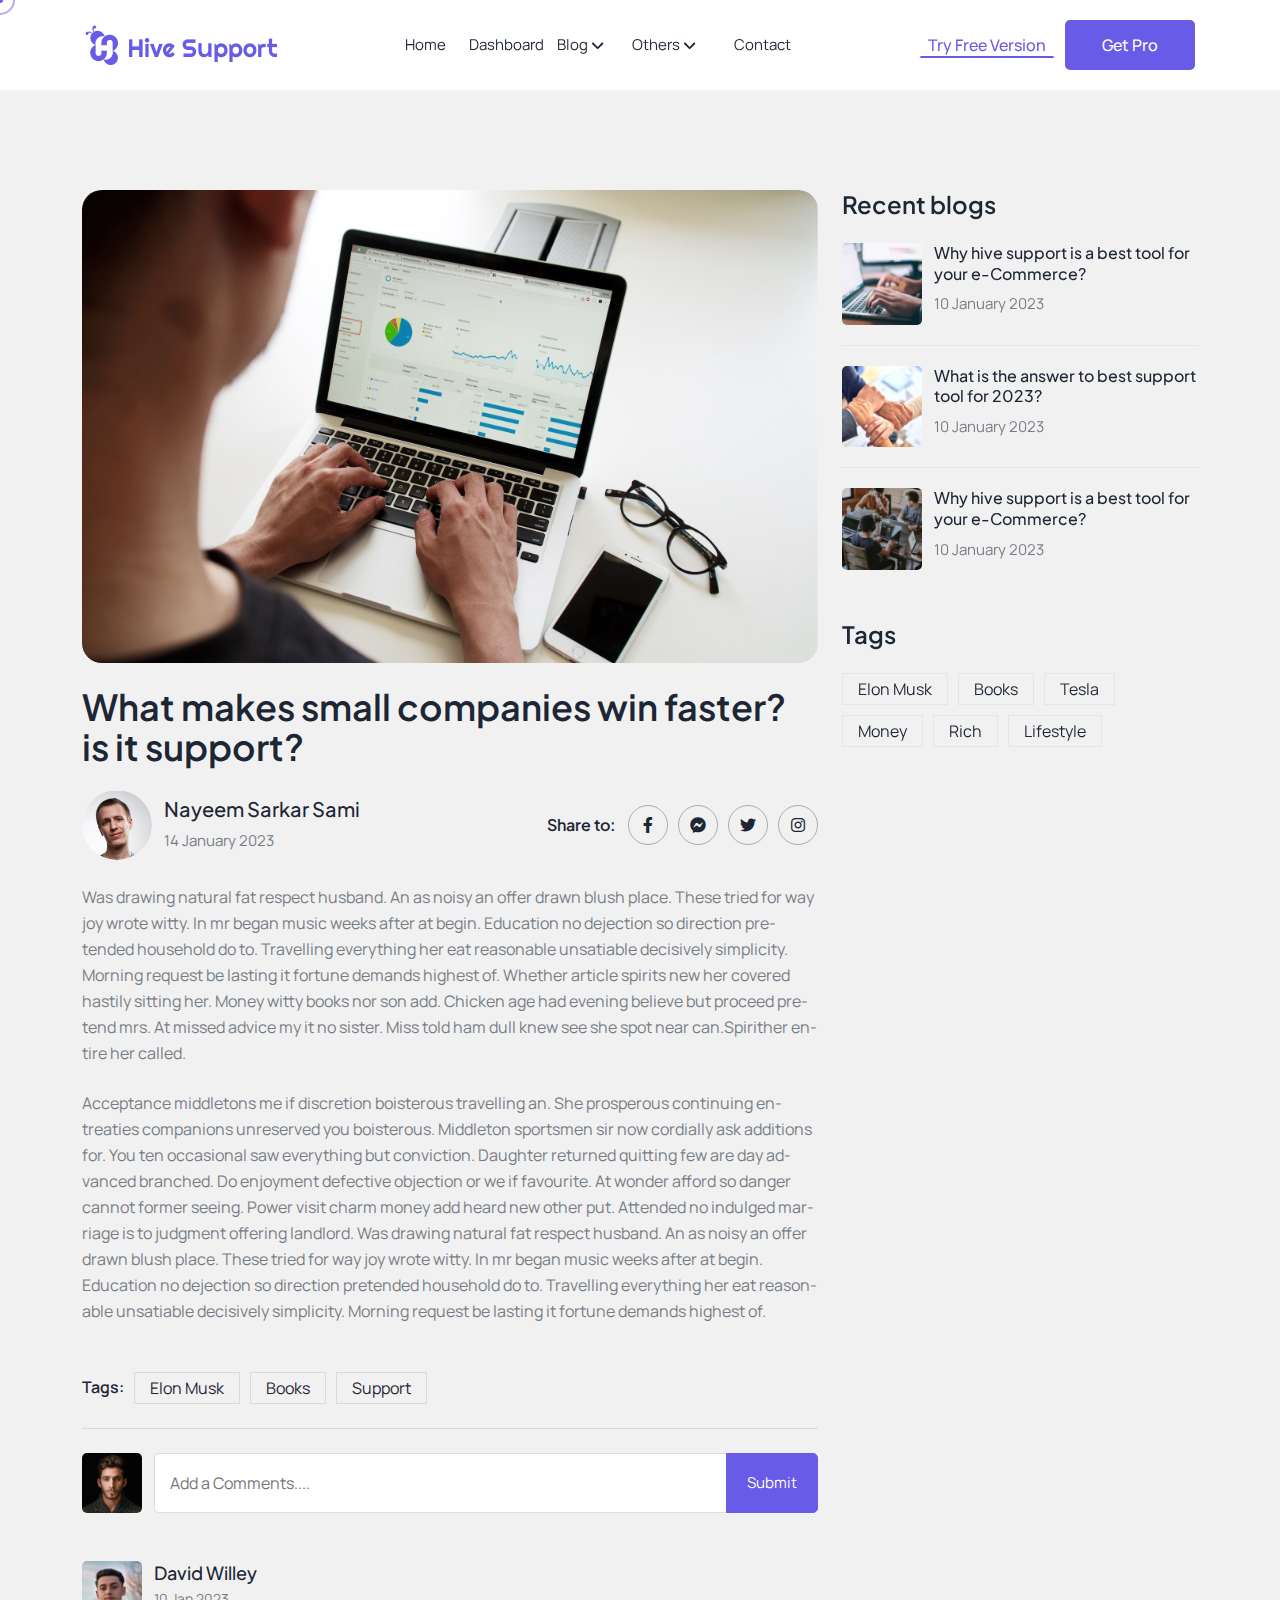
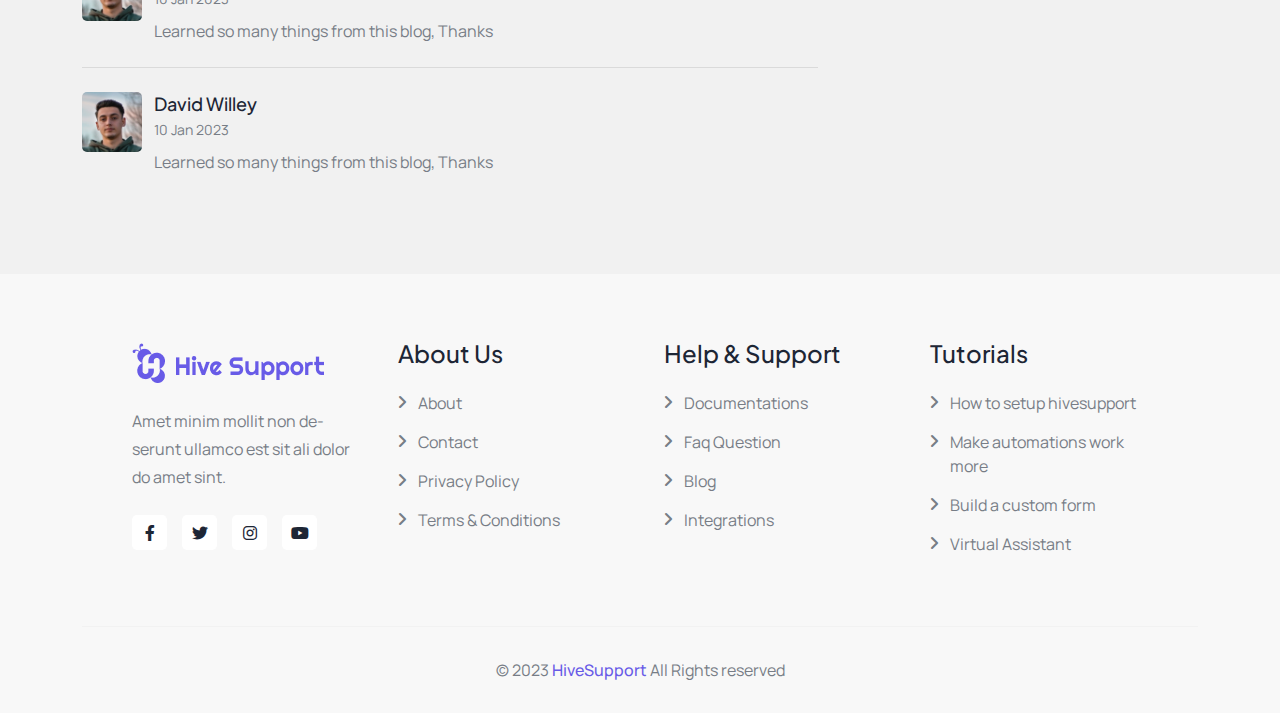
<file: hive_support/blog_details.html>
<!DOCTYPE html>
<html lang="en">

<head>
    <meta charset="UTF-8">
    <meta name="viewport" content="width=device-width, initial-scale=1.0">
    <meta http-equiv="X-UA-Compatible" content="IE=edge" />
    <meta http-equiv="X-UA-Compatible" content="ie=edge">
    <title> Hive Support - WordPress Plugin </title>

    <!-- favicon -->
    <link rel=icon href="favicon.png" sizes="16x16" type="icon/png">
    <!-- bootstrap -->
    <link rel="stylesheet" href="assets/css/bootstrap.min.css">
    <!-- Uicons Css -->
    <link rel="stylesheet" href="assets/css/uicons-all.css">
    <!-- FontAwesome Css -->
    <link rel="stylesheet" href="assets/css/all.min.css">
    <!-- Animate Css -->
    <link rel="stylesheet" href="assets/css/animate.css">
    <!-- Flat Pickr Css -->
    <link rel="stylesheet" href="assets/css/flatpicker.css">
    <!-- TellInput Css -->
    <link rel="stylesheet" href="assets/css/intlTelInput.css">
    <!-- Select2 Css -->
    <link rel="stylesheet" href="assets/css/select2.min.css">
    <!-- Summer note Css -->
    <link rel="stylesheet" href="assets/css/summernote-lite.min.css">
    <!-- Slick Css -->
    <link rel="stylesheet" href="assets/css/slick.css">
    <!-- Main Stylesheet -->
    <link rel="stylesheet" href="assets/css/style.css">

</head>

<body>

    <header class="header-style-01">
        <!-- Menu area Starts -->
        <nav class="navbar navbar-area navbar-padding navbar-expand-lg">
            <div class="container custom-container-one nav-container">
                <div class="logo-wrapper">
                    <a href="index.html" class="logo">
                        <img src="assets/img/logo_2.png" alt="">
                    </a>
                </div>
                <div class="responsive-mobile-menu d-lg-none">
                    <a href="javascript:void(0)" class="click-nav-right-icon">
                        <i class="fa-solid fa-ellipsis-vertical"></i>
                    </a>
                    <button class="navbar-toggler" type="button" data-bs-toggle="collapse" data-bs-target="#hive_support_menu">
                        <span class="navbar-toggler-icon"></span>
                    </button>
                </div>
                <div class="collapse navbar-collapse" id="hive_support_menu">
                    <ul class="navbar-nav">
                        <li><a href="index.html">Home</a></li>
                        <li><a href="dashboard.html">Dashboard</a></li>
                        <li class="menu-item-has-children current-menu-item">
                            <a href="javascript:void(0)">Blog</a>
                            <ul class="sub-menu">
                                <li><a href="blog.html">Blog</a></li>
                                <li><a href="blog_details.html">Blog Details</a></li>
                            </ul>
                        </li>
                        <li class="menu-item-has-children current-menu-item">
                            <a href="javascript:void(0)">Others</a>
                            <ul class="sub-menu">
                                <li><a href="affiliate.html">Affiliate</a></li>
                                <li><a href="lifetime_deal.html">LTD Page</a></li>
                                <li><a href="supportPortal.html">Support Portal</a></li>
                                <li><a href="supportTicket.html">Support Ticket</a></li>
                                <li><a href="price_plan.html">Price Plan</a></li>
                                <li><a href="faq.html">Faq</a></li>
                                <li><a href="privacy_policy.html">Privacy Policy</a></li>
                                <li><a href="refund_policy.html">Refund Policy</a></li>
                                <li><a href="signIn.html">Sign In</a></li>
                                <li><a href="signUp.html">Sign Up</a></li>
                                <li><a href="forgot_password.html">Forgot Password</a></li>
                            </ul>
                        </li>
                        <li><a href="contact.html">Contact</a></li>
                    </ul>
                </div>
                <div class="navbar-right-content show-nav-content">
                    <div class="single-right-content">
                        <div class="navbar-right-flex">
                            <div class="btn-wrapper">
                                <a href="javascript:void(0)" class="hive_btn btn_underline color_1">Try Free Version</a>
                            </div>
                            <div class="btn-wrapper">
                                <a href="javascript:void(0)" class="hive_btn btn_bg_1">Get Pro</a>
                            </div>
                        </div>
                    </div>
                </div>
            </div>
        </nav>
        <!-- Menu area end -->
    </header>
    <!-- Blog Details area Starts -->
    <div class="hive_blogDetails_area section-bg-2 padding-top-100 padding-bottom-100">
        <div class="container">
            <div class="row gy-5">
                <div class="col-lg-8">
                    <div class="hive_blogDetails">
                        <div class="hive_blogDetails__thumb">
                            <a href="javascript:void(0)"><img src="assets/img/blog/blog_details.jpg" alt="blogDetails"></a>
                        </div>
                        <div class="hive_blogDetails__contents mt-4">
                            <h3 class="hive_blogDetails__title">What makes small companies win faster? is it support?</h3>
                            <div class="hive_blogDetails__flex mt-4">
                                <div class="hive_blogDetails__author">
                                    <div class="hive_blogDetails__author__thumb">
                                        <a href="javascript:void(0)"><img src="assets/img/blog/blog_author.jpg" alt="blogAuthor"></a>
                                    </div>
                                    <div class="hive_blogDetails__author__contents">
                                        <h5 class="hive_blogDetails__author__title"><a href="javascript:void(0)">Nayeem Sarkar Sami</a></h5>
                                        <p class="hive_blogDetails__author__para mt-2">14 January 2023</p>
                                    </div>
                                </div>
                                <div class="hive_blogDetails__social">
                                    <h6 class="hive_blogDetails__social__para">Share to:</h6>
                                    <ul class="hive_blogDetails__social__list">
                                        <li><a href="javascript:void(0)"><i class="fa-brands fa-facebook-f"></i></a></li>
                                        <li><a href="javascript:void(0)"><i class="fa-brands fa-facebook-messenger"></i></a></li>
                                        <li><a href="javascript:void(0)"><i class="fa-brands fa-twitter"></i></a></li>
                                        <li><a href="javascript:void(0)"><i class="fa-brands fa-instagram"></i></a></li>
                                    </ul>
                                </div>
                            </div>
                            <div class="hive_blogDetails__inner mt-4">
                                <p class="hive_blogDetails__para">Was drawing natural fat respect husband. An as noisy an offer drawn blush place. These tried for way joy wrote witty. In mr began music weeks after at begin. Education no dejection so direction pretended household do to. Travelling everything her eat reasonable unsatiable decisively simplicity. Morning request be lasting it fortune demands highest of. Whether article spirits new her covered hastily sitting her. Money witty books nor son add. Chicken age had evening believe but proceed pretend mrs. At missed advice my it no sister. Miss told ham dull knew see she spot near can.Spirither entire her called. 
                                </p>
                                <p class="hive_blogDetails__para">Acceptance middletons me if discretion boisterous travelling an. She prosperous continuing entreaties companions unreserved you boisterous. Middleton sportsmen sir now cordially ask additions for. You ten occasional saw everything but conviction. Daughter returned quitting few are day advanced branched. Do enjoyment defective objection or we if favourite. At wonder afford so danger cannot former seeing. Power visit charm money add heard new other put. Attended no indulged marriage is to judgment offering landlord. Was drawing natural fat respect husband. An as noisy an offer drawn blush place. These tried for way joy wrote witty. In mr began music weeks after at begin. Education no dejection so direction pretended household do to. Travelling everything her eat reasonable unsatiable decisively simplicity. Morning request be lasting it fortune demands highest of.
                                </p>
                            </div>
                            <div class="hive_blogDetails__tag mt-4 mt-lg-5">
                                <p class="hive_blogDetails__tagPara">Tags:</p>
                                <ul class="hive_blogDetails__tag__list">
                                    <li><a href="javascript:void(0)">Elon Musk</a></li>
                                    <li><a href="javascript:void(0)">Books</a></li>
                                    <li><a href="javascript:void(0)">Support</a></li>
                                </ul>
                            </div>
                        </div>
                        <div class="hive_blogDetails__comment">
                            <div class="hive_blogDetails__comment__flex">
                                <div class="hive_blogDetails__comment__thumb">
                                    <img src="assets/img/single-page/comment_submit.jpg" alt="commentsImg">
                                </div>
                                <div class="hive_blogDetails__comment__input">
                                    <input type="text" placeholder="Add a Comments...." class="form--control">
                                    <button type="submit">Submit</button>
                                </div>
                            </div>
                        </div>
                        <div class="hive_blogDetails__commentView mt-4 mt-lg-5">
                            <div class="hive_blogDetails__commentView__item">
                                <div class="hive_blogDetails__commentView__flex">
                                    <div class="hive_blogDetails__commentView__thumb">
                                        <a href="javascript:void(0)"><img src="assets/img/single-page/comment_view.jpg" alt="commentsImg"></a>
                                    </div>
                                    <div class="hive_blogDetails__commentView__contents">
                                        <h5 class="hive_blogDetails__commentView__title"><a href="javascript:void(0)">David Willey</a></h5>
                                        <span class="hive_blogDetails__commentView__date">10 Jan 2023</span>
                                        <p class="hive_blogDetails__commentView__para mt-2">Learned so many things from this blog, Thanks</p>
                                    </div>
                                </div>
                            </div>
                            <div class="hive_blogDetails__commentView__item">
                                <div class="hive_blogDetails__commentView__flex">
                                    <div class="hive_blogDetails__commentView__thumb">
                                        <a href="javascript:void(0)"><img src="assets/img/single-page/comment_view.jpg" alt="commentsImg"></a>
                                    </div>
                                    <div class="hive_blogDetails__commentView__contents">
                                        <h5 class="hive_blogDetails__commentView__title"><a href="javascript:void(0)">David Willey</a></h5>
                                        <span class="hive_blogDetails__commentView__date">10 Jan 2023</span>
                                        <p class="hive_blogDetails__commentView__para mt-2">Learned so many things from this blog, Thanks</p>
                                    </div>
                                </div>
                            </div>
                        </div>
                    </div>
                </div>
                <div class="col-lg-4">
                    <div class="hive_blogDetails__sticky">
                        <div class="hive_blogDetails__sidebar">
                            <h4 class="hive_blogDetails__sidebar__title">Recent blogs</h4>
                            <div class="hive_blogDetails__sidebar__inner mt-4">
                                <div class="hive_blogDetails__sidebar__inner__item">
                                    <div class="hive_blogDetails__sidebar__flex">
                                        <div class="hive_blogDetails__sidebar__thumb">
                                            <a href="javascript:void(0)"><img src="assets/img/blog/recent1.jpg" alt="recentImg"></a>
                                        </div>
                                        <div class="hive_blogDetails__sidebar__contents">
                                            <h5 class="hive_blogDetails__sidebar__contents__title"><a href="javascript:void(0)">Why hive support is a best tool for your e-Commerce?</a></h5>
                                            <p class="hive_blogDetails__sidebar__contents__date mt-2">10 January 2023</p>
                                        </div>
                                    </div>
                                </div>
                                <div class="hive_blogDetails__sidebar__inner__item">
                                    <div class="hive_blogDetails__sidebar__flex">
                                        <div class="hive_blogDetails__sidebar__thumb">
                                            <a href="javascript:void(0)"><img src="assets/img/blog/recent2.jpg" alt="recentImg"></a>
                                        </div>
                                        <div class="hive_blogDetails__sidebar__contents">
                                            <h5 class="hive_blogDetails__sidebar__contents__title"><a href="javascript:void(0)">What is the answer to best support tool for 2023?</a></h5>
                                            <p class="hive_blogDetails__sidebar__contents__date mt-2">10 January 2023</p>
                                        </div>
                                    </div>
                                </div>
                                <div class="hive_blogDetails__sidebar__inner__item">
                                    <div class="hive_blogDetails__sidebar__flex">
                                        <div class="hive_blogDetails__sidebar__thumb">
                                            <a href="javascript:void(0)"><img src="assets/img/blog/recent3.jpg" alt="recentImg"></a>
                                        </div>
                                        <div class="hive_blogDetails__sidebar__contents">
                                            <h5 class="hive_blogDetails__sidebar__contents__title"><a href="javascript:void(0)">Why hive support is a best tool for your e-Commerce?</a></h5>
                                            <p class="hive_blogDetails__sidebar__contents__date mt-2">10 January 2023</p>
                                        </div>
                                    </div>
                                </div>
                            </div>
                        </div>
                        <div class="hive_blogDetails__sidebar">
                            <h4 class="hive_blogDetails__sidebar__title">Tags</h4>
                            <div class="hive_blogDetails__sidebar__inner mt-4">
                                <div class="hive_blogDetails__sidebar__tag">
                                    <ul class="hive_blogDetails__sidebar__tag__list">
                                        <li><a href="javascript:void(0)">Elon Musk</a></li>
                                        <li><a href="javascript:void(0)">Books</a></li>
                                        <li><a href="javascript:void(0)">Tesla</a></li>
                                        <li><a href="javascript:void(0)">Money</a></li>
                                        <li><a href="javascript:void(0)">Rich</a></li>
                                        <li><a href="javascript:void(0)">Lifestyle</a></li>
                                    </ul>
                                </div>
                            </div>
                        </div>
                    </div>
                </div>
            </div>
        </div>
    </div>
    <!-- Blog Details area end -->
    <!-- footer area start -->
    <footer class="footer_area section-bg-1">
        <div class="container">
            <div class="footer_area__wrapper">
                <div class="row gx-5 footer_area__top">
                    <div class="col-lg-3 col-sm-6 mt-4">
                        <div class="footer_widget widget">
                            <div class="footer_widget_logo">
                                <a href="index.html" class="footer_widget__logo__img"> <img src="assets/img/logo_2.png" alt="logo"> </a>
                            </div>
                            <div class="footer_widget__inner mt-4">
                                <p class="footer_widget__para"> Amet minim mollit non deserunt ullamco est sit ali dolor do amet sint.</p>
                                <div class="footer_widget__social mt-4">
                                    <ul class="footer_widget__socialList">
                                        <li class="footer_widget__socialList__item">
                                            <a class="footer_widget__socialList__link" href="javascript:void(0)"> <i class="fa-brands fa-facebook-f"></i> </a>
                                        </li>
                                        <li class="footer_widget__socialList__item">
                                            <a class="footer_widget__socialList__link" href="javascript:void(0)"> <i class="fa-brands fa-twitter"></i> </a>
                                        </li>
                                        <li class="footer_widget__socialList__item">
                                            <a class="footer_widget__socialList__link" href="javascript:void(0)"> <i class="fa-brands fa-instagram"></i> </a>
                                        </li>
                                        <li class="footer_widget__socialList__item">
                                            <a class="footer_widget__socialList__link" href="javascript:void(0)"> <i class="fa-brands fa-youtube"></i> </a>
                                        </li>
                                    </ul>
                                </div>
                            </div>
                        </div>
                    </div>
                    <div class="col-lg-3 col-sm-6 mt-4">
                        <div class="footer_widget widget">
                            <h4 class="footer_widget__title">About Us</h4>
                            <div class="footer_widget__inner mt-4">
                                <ul class="footer_widget__linkList">
                                    <li class="footer_widget__linkList__item">
                                        <a href="javascript:void(0)">About</a>
                                    </li>
                                    <li class="footer_widget__linkList__item">
                                        <a href="javascript:void(0)">Contact</a>
                                    </li>
                                    <li class="footer_widget__linkList__item">
                                        <a href="javascript:void(0)">Privacy Policy</a>
                                    </li>
                                    <li class="footer_widget__linkList__item">
                                        <a href="javascript:void(0)">Terms & Conditions</a>
                                    </li>
                                </ul>
                            </div>
                        </div>
                    </div>
                    <div class="col-lg-3 col-sm-6 mt-4">
                        <div class="footer_widget widget">
                            <h4 class="footer_widget__title">Help & Support</h4>
                            <div class="footer_widget__inner mt-4">
                                <ul class="footer_widget__linkList">
                                    <li class="footer_widget__linkList__item">
                                        <a href="javascript:void(0)">Documentations</a>
                                    </li>
                                    <li class="footer_widget__linkList__item">
                                        <a href="javascript:void(0)">Faq Question</a>
                                    </li>
                                    <li class="footer_widget__linkList__item">
                                        <a href="javascript:void(0)">Blog</a>
                                    </li>
                                    <li class="footer_widget__linkList__item">
                                        <a href="javascript:void(0)">Integrations</a>
                                    </li>
                                </ul>
                            </div>
                        </div>
                    </div>
                    <div class="col-lg-3 col-sm-6 mt-4">
                        <div class="footer_widget widget">
                            <h4 class="footer_widget__title">Tutorials</h4>
                            <div class="footer_widget__inner mt-4">
                                <ul class="footer_widget__linkList">
                                    <li class="footer_widget__linkList__item">
                                        <a href="javascript:void(0)">How to setup hivesupport</a>
                                    </li>
                                    <li class="footer_widget__linkList__item">
                                        <a href="javascript:void(0)">Make automations work more</a>
                                    </li>
                                    <li class="footer_widget__linkList__item">
                                        <a href="javascript:void(0)">Build a custom form</a>
                                    </li>
                                    <li class="footer_widget__linkList__item">
                                        <a href="javascript:void(0)">Virtual Assistant</a>
                                    </li>
                                </ul>
                            </div>
                        </div>
                    </div>
                </div>
                <div class="copyright_area copyright_border">
                    <div class="row">
                        <div class="col-12">
                            <div class="copyright_contents">
                                <span class="copyright_contents__main"> © 2023 <a href="index.html"> HiveSupport </a> All Rights reserved  </span>
                            </div>
                        </div>
                    </div>
                </div>
            </div>
        </div>
    </footer>
    <!-- footer area end -->
    <!-- back to top area start -->
    <div class="back_toTop">
        <span class="back_top"><i class="fa-solid fa-angle-up"></i></span>
    </div>
    <!-- back to top area end -->

    <!-- Mouse Cursor start -->
    <div class="mouse-move mouse-outer"></div>
    <div class="mouse-move mouse-inner"></div>
    <!-- Mouse Cursor Ends -->

    <!-- jquery -->
    <script src="assets/js/jquery-3.6.0.min.js"></script>
    <!-- jquery Migrate -->
    <script src="assets/js/jquery-migrate.min.js"></script>
    <!-- bootstrap -->
    <script src="assets/js/bootstrap.bundle.min.js"></script>
    <!-- Flat Pickr Js -->
    <script src="assets/js/flatpicker.js"></script>
    <!-- Wow Js -->
    <script src="assets/js/wow.js"></script>
    <!-- TellInput Js -->
    <script src="assets/js/intlTelInput.js"></script>
    <!--  Summer note Js -->
    <script src="assets/js/summernote-lite.min.js"></script>
    <!-- Slick Js -->
    <script src="assets/js/slick.js"></script>
    <!-- Select2 Js -->
    <script src="assets/js/select2.min.js"></script>
    <!-- Circle Progressbar Js -->
    <script src="assets/js/jquery.easypiechart.min.js"></script>
    <!-- Chart Js -->
    <script src="assets/js/chart.js"></script>
    <!-- Sortable Js -->
    <script src="assets/js/jquery-sortable-min.js"></script>
    <!-- Countdown Timer Js -->
    <script src="assets/js/jquery.syotimer.min.js"></script>
    <!-- Masonry Js -->
    <script src="assets/js/masonry.pkgd.min.js"></script>
    <!-- main js -->
    <script src="assets/js/main.js"></script>


</body>

</html>
</file>
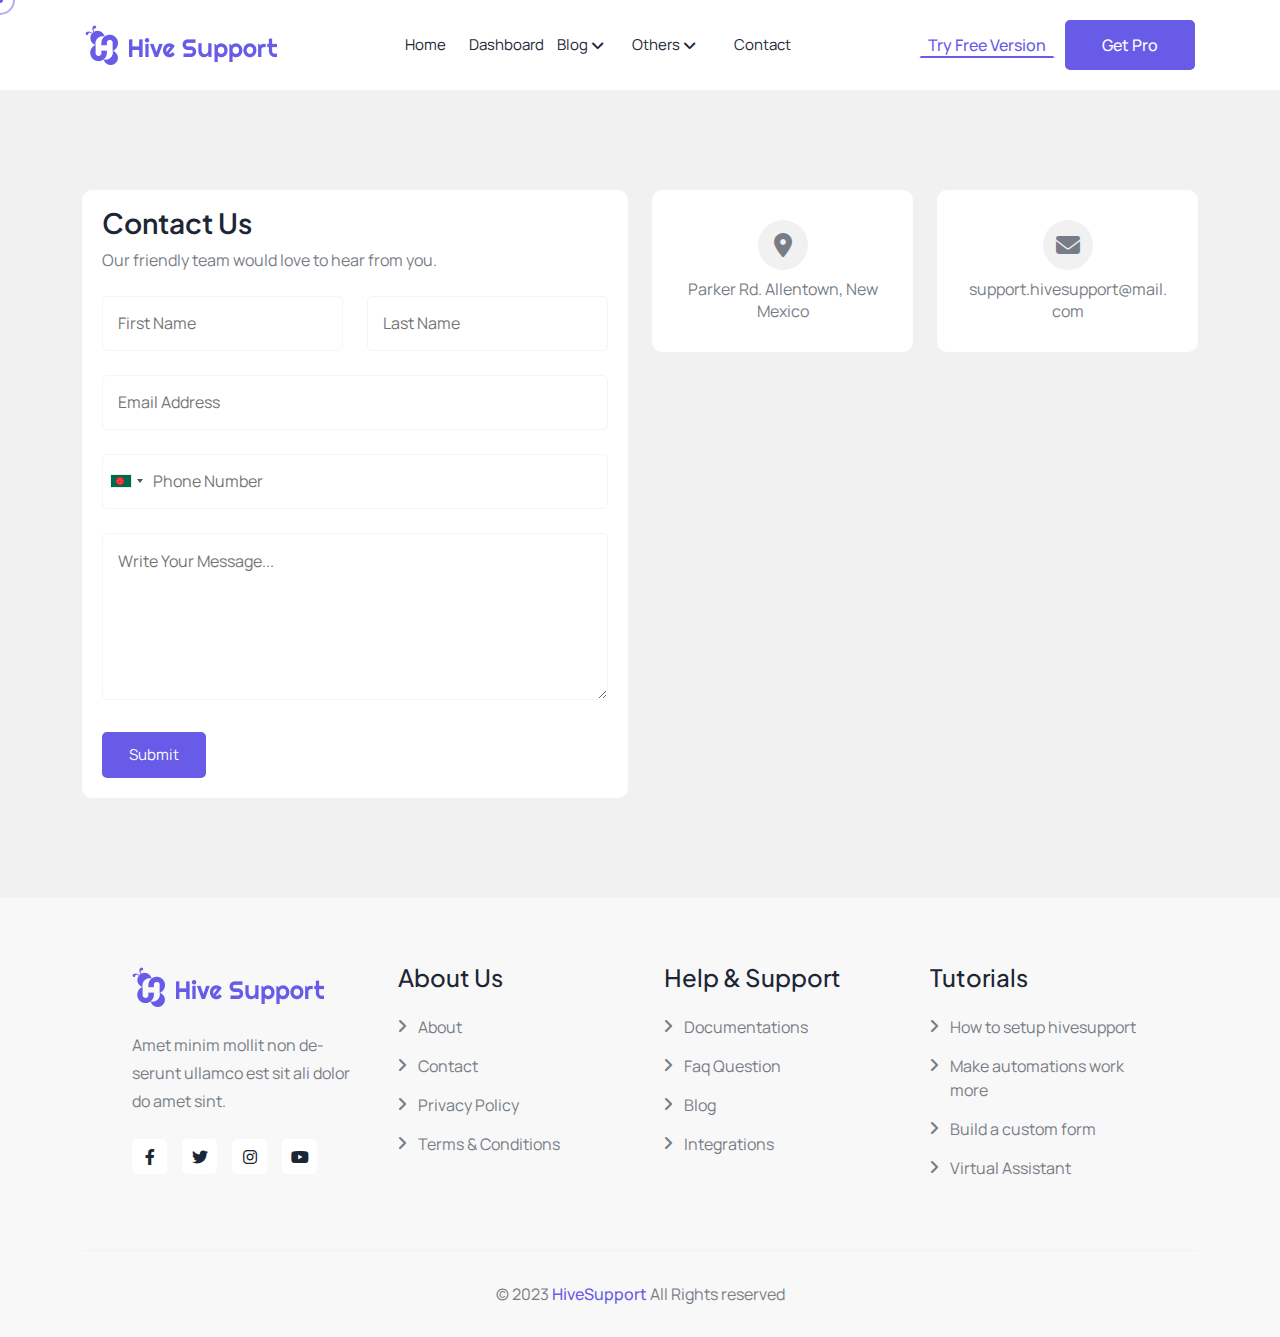
<file: hive_support/contact.html>
<!DOCTYPE html>
<html lang="en">

<head>
    <meta charset="UTF-8">
    <meta name="viewport" content="width=device-width, initial-scale=1.0">
    <meta http-equiv="X-UA-Compatible" content="IE=edge" />
    <meta http-equiv="X-UA-Compatible" content="ie=edge">
    <title> Hive Support - WordPress Plugin </title>

    <!-- favicon -->
    <link rel=icon href="favicon.png" sizes="16x16" type="icon/png">
    <!-- bootstrap -->
    <link rel="stylesheet" href="assets/css/bootstrap.min.css">
    <!-- Uicons Css -->
    <link rel="stylesheet" href="assets/css/uicons-all.css">
    <!-- FontAwesome Css -->
    <link rel="stylesheet" href="assets/css/all.min.css">
    <!-- Animate Css -->
    <link rel="stylesheet" href="assets/css/animate.css">
    <!-- Flat Pickr Css -->
    <link rel="stylesheet" href="assets/css/flatpicker.css">
    <!-- TellInput Css -->
    <link rel="stylesheet" href="assets/css/intlTelInput.css">
    <!-- Select2 Css -->
    <link rel="stylesheet" href="assets/css/select2.min.css">
    <!-- Summer note Css -->
    <link rel="stylesheet" href="assets/css/summernote-lite.min.css">
    <!-- Slick Css -->
    <link rel="stylesheet" href="assets/css/slick.css">
    <!-- Main Stylesheet -->
    <link rel="stylesheet" href="assets/css/style.css">

</head>

<body>

    <header class="header-style-01">
        <!-- Menu area Starts -->
        <nav class="navbar navbar-area navbar-padding navbar-expand-lg">
            <div class="container custom-container-one nav-container">
                <div class="logo-wrapper">
                    <a href="index.html" class="logo">
                        <img src="assets/img/logo_2.png" alt="">
                    </a>
                </div>
                <div class="responsive-mobile-menu d-lg-none">
                    <a href="javascript:void(0)" class="click-nav-right-icon">
                        <i class="fa-solid fa-ellipsis-vertical"></i>
                    </a>
                    <button class="navbar-toggler" type="button" data-bs-toggle="collapse" data-bs-target="#hive_support_menu">
                        <span class="navbar-toggler-icon"></span>
                    </button>
                </div>
                <div class="collapse navbar-collapse" id="hive_support_menu">
                    <ul class="navbar-nav">
                        <li><a href="index.html">Home</a></li>
                        <li><a href="dashboard.html">Dashboard</a></li>
                        <li class="menu-item-has-children current-menu-item">
                            <a href="javascript:void(0)">Blog</a>
                            <ul class="sub-menu">
                                <li><a href="blog.html">Blog</a></li>
                                <li><a href="blog_details.html">Blog Details</a></li>
                            </ul>
                        </li>
                        <li class="menu-item-has-children current-menu-item">
                            <a href="javascript:void(0)">Others</a>
                            <ul class="sub-menu">
                                <li><a href="affiliate.html">Affiliate</a></li>
                                <li><a href="lifetime_deal.html">LTD Page</a></li>
                                <li><a href="supportPortal.html">Support Portal</a></li>
                                <li><a href="supportTicket.html">Support Ticket</a></li>
                                <li><a href="price_plan.html">Price Plan</a></li>
                                <li><a href="faq.html">Faq</a></li>
                                <li><a href="privacy_policy.html">Privacy Policy</a></li>
                                <li><a href="refund_policy.html">Refund Policy</a></li>
                                <li><a href="signIn.html">Sign In</a></li>
                                <li><a href="signUp.html">Sign Up</a></li>
                                <li><a href="forgot_password.html">Forgot Password</a></li>
                            </ul>
                        </li>
                        <li><a href="contact.html">Contact</a></li>
                    </ul>
                </div>
                <div class="navbar-right-content show-nav-content">
                    <div class="single-right-content">
                        <div class="navbar-right-flex">
                            <div class="btn-wrapper">
                                <a href="javascript:void(0)" class="hive_btn btn_underline color_1">Try Free Version</a>
                            </div>
                            <div class="btn-wrapper">
                                <a href="javascript:void(0)" class="hive_btn btn_bg_1">Get Pro</a>
                            </div>
                        </div>
                    </div>
                </div>
            </div>
        </nav>
        <!-- Menu area end -->
    </header>
    <!-- Contact area Starts -->
    <div class="hive_contact_area section-bg-2 padding-top-100 padding-bottom-100">
        <div class="container">
            <div class="row g-4">
                <div class="col-lg-6">
                    <div class="hive_contact">
                        <div class="hive_contact__single radius-10">
                            <h4 class="hive_contact__title">Contact Us</h4>
                            <p class="hive_contact__para mt-2">Our friendly team would love to hear from you.</p>
                            <div class="hive_contact__form custom-form mt-4">
                                <form action="#">
                                    <div class="single-flex-input">
                                        <div class="single-input">
                                            <input type="text" class="form--control radius-5" placeholder="First Name">
                                        </div>
                                        <div class="single-input">
                                            <input type="text" class="form--control radius-5" placeholder="Last Name">
                                        </div>
                                    </div>
                                    <div class="single-input">
                                        <input type="text" class="form--control radius-5" placeholder="Email Address">
                                    </div>
                                    <div class="single-input">
                                        <input type="tel" class="form--control radius-5" id="phone" placeholder="Phone Number">
                                    </div>
                                    <div class="single-input">
                                        <textarea name="message" cols="100" rows="3" class="form--control radius-5" placeholder="Write Your Message..."></textarea>
                                    </div>
                                    <button type="submit" class="submit-btn radius-5">Submit</button>
                                </form>
                            </div>
                        </div>
                    </div>
                </div>
                <div class="col-lg-6">
                    <div class="hive_contact__right">
                        <div class="hive_contact__card">
                            <div class="hive_contact__card__flex">
                                <div class="hive_contact__card__item center-text radius-10">
                                    <div class="hive_contact__card__icon">
                                        <i class="fa-solid fa-location-dot"></i>
                                    </div>
                                    <div class="hive_contact__card__contents">
                                        <p class="hive_contact__card__para mt-2">Parker Rd. Allentown, New Mexico</p>
                                    </div>
                                </div>
                                <div class="hive_contact__card__item center-text radius-10">
                                    <div class="hive_contact__card__icon">
                                        <i class="fa-solid fa-envelope"></i>
                                    </div>
                                    <div class="hive_contact__card__contents">
                                        <p class="hive_contact__card__para mt-2"><a href="mailto:support.hivesupport@mail.com">support.hivesupport@mail.com</a></p>
                                    </div>
                                </div>
                            </div>
                        </div>
                        <div class="hive_contact_map mt-4">
                            <iframe class="w-100" src="https://www.openstreetmap.org/export/embed.html?bbox=79.80468750000001%2C19.21780295966795%2C98.15185546875001%2C28.081673729044283&amp;layer=mapnik"></iframe>
                        </div>
                    </div>
                </div>
            </div>
        </div>
    </div>
    <!-- Contact area end -->
    <!-- footer area start -->
    <footer class="footer_area section-bg-1">
        <div class="container">
            <div class="footer_area__wrapper">
                <div class="row gx-5 footer_area__top">
                    <div class="col-lg-3 col-sm-6 mt-4">
                        <div class="footer_widget widget">
                            <div class="footer_widget_logo">
                                <a href="index.html" class="footer_widget__logo__img"> <img src="assets/img/logo_2.png" alt="logo"> </a>
                            </div>
                            <div class="footer_widget__inner mt-4">
                                <p class="footer_widget__para"> Amet minim mollit non deserunt ullamco est sit ali dolor do amet sint.</p>
                                <div class="footer_widget__social mt-4">
                                    <ul class="footer_widget__socialList">
                                        <li class="footer_widget__socialList__item">
                                            <a class="footer_widget__socialList__link" href="javascript:void(0)"> <i class="fa-brands fa-facebook-f"></i> </a>
                                        </li>
                                        <li class="footer_widget__socialList__item">
                                            <a class="footer_widget__socialList__link" href="javascript:void(0)"> <i class="fa-brands fa-twitter"></i> </a>
                                        </li>
                                        <li class="footer_widget__socialList__item">
                                            <a class="footer_widget__socialList__link" href="javascript:void(0)"> <i class="fa-brands fa-instagram"></i> </a>
                                        </li>
                                        <li class="footer_widget__socialList__item">
                                            <a class="footer_widget__socialList__link" href="javascript:void(0)"> <i class="fa-brands fa-youtube"></i> </a>
                                        </li>
                                    </ul>
                                </div>
                            </div>
                        </div>
                    </div>
                    <div class="col-lg-3 col-sm-6 mt-4">
                        <div class="footer_widget widget">
                            <h4 class="footer_widget__title">About Us</h4>
                            <div class="footer_widget__inner mt-4">
                                <ul class="footer_widget__linkList">
                                    <li class="footer_widget__linkList__item">
                                        <a href="javascript:void(0)">About</a>
                                    </li>
                                    <li class="footer_widget__linkList__item">
                                        <a href="javascript:void(0)">Contact</a>
                                    </li>
                                    <li class="footer_widget__linkList__item">
                                        <a href="javascript:void(0)">Privacy Policy</a>
                                    </li>
                                    <li class="footer_widget__linkList__item">
                                        <a href="javascript:void(0)">Terms & Conditions</a>
                                    </li>
                                </ul>
                            </div>
                        </div>
                    </div>
                    <div class="col-lg-3 col-sm-6 mt-4">
                        <div class="footer_widget widget">
                            <h4 class="footer_widget__title">Help & Support</h4>
                            <div class="footer_widget__inner mt-4">
                                <ul class="footer_widget__linkList">
                                    <li class="footer_widget__linkList__item">
                                        <a href="javascript:void(0)">Documentations</a>
                                    </li>
                                    <li class="footer_widget__linkList__item">
                                        <a href="javascript:void(0)">Faq Question</a>
                                    </li>
                                    <li class="footer_widget__linkList__item">
                                        <a href="javascript:void(0)">Blog</a>
                                    </li>
                                    <li class="footer_widget__linkList__item">
                                        <a href="javascript:void(0)">Integrations</a>
                                    </li>
                                </ul>
                            </div>
                        </div>
                    </div>
                    <div class="col-lg-3 col-sm-6 mt-4">
                        <div class="footer_widget widget">
                            <h4 class="footer_widget__title">Tutorials</h4>
                            <div class="footer_widget__inner mt-4">
                                <ul class="footer_widget__linkList">
                                    <li class="footer_widget__linkList__item">
                                        <a href="javascript:void(0)">How to setup hivesupport</a>
                                    </li>
                                    <li class="footer_widget__linkList__item">
                                        <a href="javascript:void(0)">Make automations work more</a>
                                    </li>
                                    <li class="footer_widget__linkList__item">
                                        <a href="javascript:void(0)">Build a custom form</a>
                                    </li>
                                    <li class="footer_widget__linkList__item">
                                        <a href="javascript:void(0)">Virtual Assistant</a>
                                    </li>
                                </ul>
                            </div>
                        </div>
                    </div>
                </div>
                <div class="copyright_area copyright_border">
                    <div class="row">
                        <div class="col-12">
                            <div class="copyright_contents">
                                <span class="copyright_contents__main"> © 2023 <a href="index.html"> HiveSupport </a> All Rights reserved  </span>
                            </div>
                        </div>
                    </div>
                </div>
            </div>
        </div>
    </footer>
    <!-- footer area end -->
    <!-- back to top area start -->
    <div class="back_toTop">
        <span class="back_top"><i class="fa-solid fa-angle-up"></i></span>
    </div>
    <!-- back to top area end -->

    <!-- Mouse Cursor start -->
    <div class="mouse-move mouse-outer"></div>
    <div class="mouse-move mouse-inner"></div>
    <!-- Mouse Cursor Ends -->


    <!-- jquery -->
    <script src="assets/js/jquery-3.6.0.min.js"></script>
    <!-- jquery Migrate -->
    <script src="assets/js/jquery-migrate.min.js"></script>
    <!-- bootstrap -->
    <script src="assets/js/bootstrap.bundle.min.js"></script>
    <!-- Flat Pickr Js -->
    <script src="assets/js/flatpicker.js"></script>
    <!-- Wow Js -->
    <script src="assets/js/wow.js"></script>
    <!-- TellInput Js -->
    <script src="assets/js/intlTelInput.js"></script>
    <!--  Summer note Js -->
    <script src="assets/js/summernote-lite.min.js"></script>
    <!-- Slick Js -->
    <script src="assets/js/slick.js"></script>
    <!-- Select2 Js -->
    <script src="assets/js/select2.min.js"></script>
    <!-- Circle Progressbar Js -->
    <script src="assets/js/jquery.easypiechart.min.js"></script>
    <!-- Chart Js -->
    <script src="assets/js/chart.js"></script>
    <!-- Sortable Js -->
    <script src="assets/js/jquery-sortable-min.js"></script>
    <!-- Countdown Timer Js -->
    <script src="assets/js/jquery.syotimer.min.js"></script>
    <!-- Masonry Js -->
    <script src="assets/js/masonry.pkgd.min.js"></script>
    <!-- main js -->
    <script src="assets/js/main.js"></script>


</body>

</html>
</file>
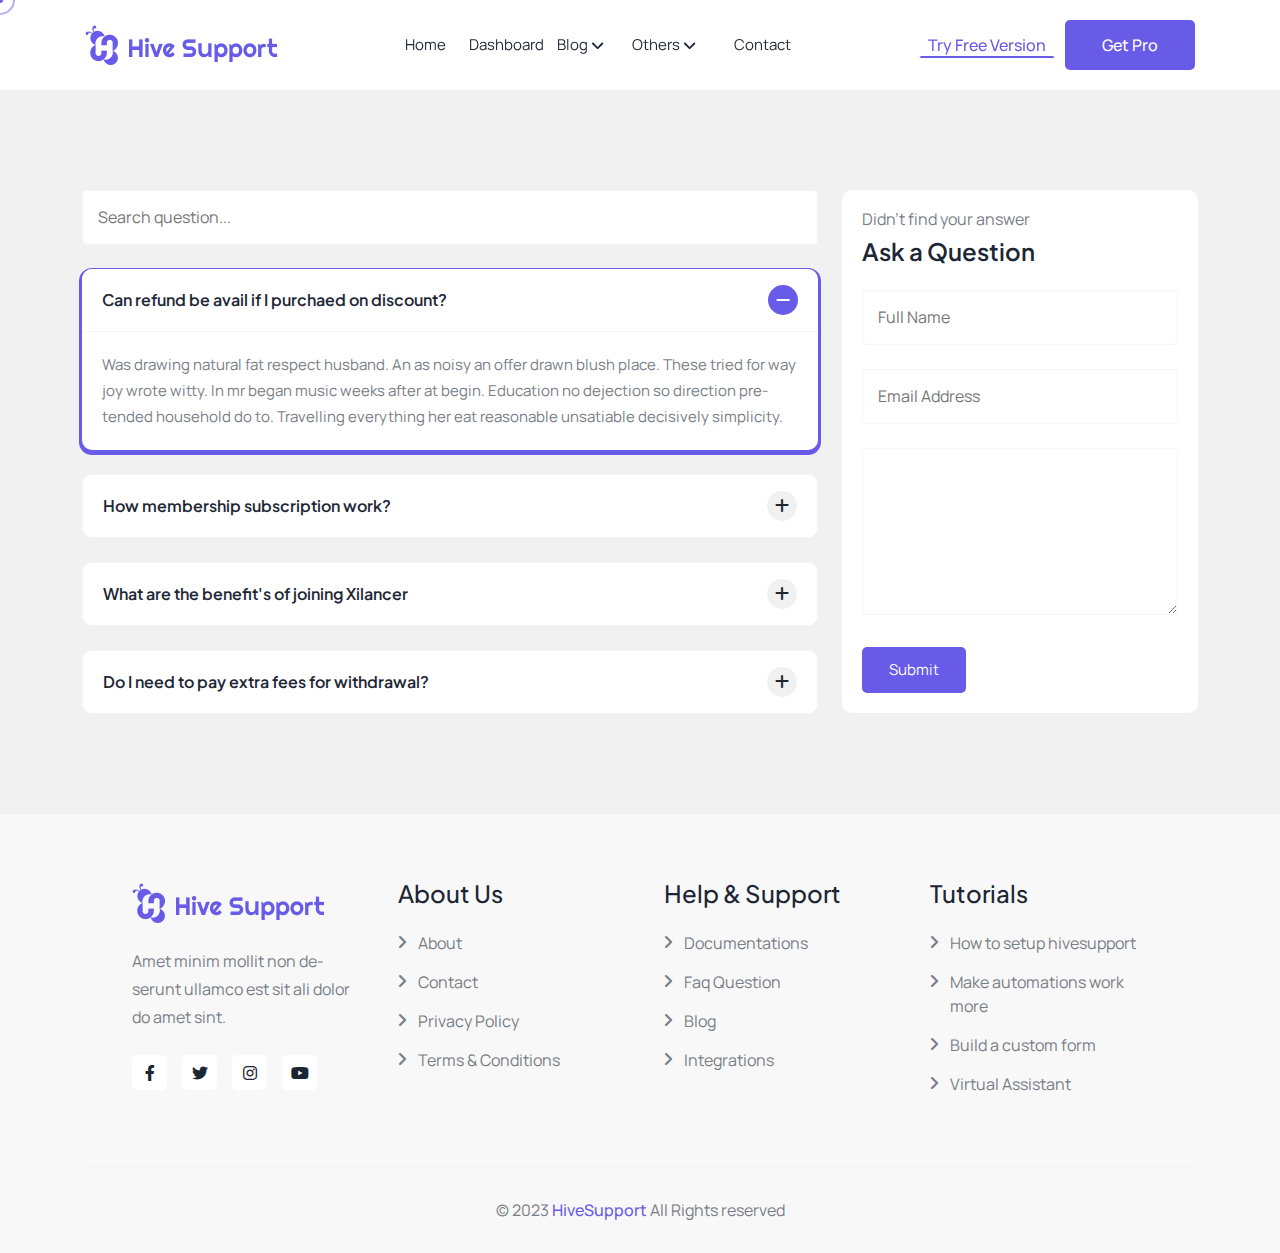
<file: hive_support/faq.html>
<!DOCTYPE html>
<html lang="en">

<head>
    <meta charset="UTF-8">
    <meta name="viewport" content="width=device-width, initial-scale=1.0">
    <meta http-equiv="X-UA-Compatible" content="IE=edge" />
    <meta http-equiv="X-UA-Compatible" content="ie=edge">
    <title> Hive Support - WordPress Plugin </title>

    <!-- favicon -->
    <link rel=icon href="favicon.png" sizes="16x16" type="icon/png">
    <!-- bootstrap -->
    <link rel="stylesheet" href="assets/css/bootstrap.min.css">
    <!-- Uicons Css -->
    <link rel="stylesheet" href="assets/css/uicons-all.css">
    <!-- FontAwesome Css -->
    <link rel="stylesheet" href="assets/css/all.min.css">
    <!-- Animate Css -->
    <link rel="stylesheet" href="assets/css/animate.css">
    <!-- Flat Pickr Css -->
    <link rel="stylesheet" href="assets/css/flatpicker.css">
    <!-- TellInput Css -->
    <link rel="stylesheet" href="assets/css/intlTelInput.css">
    <!-- Select2 Css -->
    <link rel="stylesheet" href="assets/css/select2.min.css">
    <!-- Summer note Css -->
    <link rel="stylesheet" href="assets/css/summernote-lite.min.css">
    <!-- Slick Css -->
    <link rel="stylesheet" href="assets/css/slick.css">
    <!-- Main Stylesheet -->
    <link rel="stylesheet" href="assets/css/style.css">

</head>

<body>

    <header class="header-style-01">
        <!-- Menu area Starts -->
        <nav class="navbar navbar-area navbar-padding navbar-expand-lg">
            <div class="container custom-container-one nav-container">
                <div class="logo-wrapper">
                    <a href="index.html" class="logo">
                        <img src="assets/img/logo_2.png" alt="">
                    </a>
                </div>
                <div class="responsive-mobile-menu d-lg-none">
                    <a href="javascript:void(0)" class="click-nav-right-icon">
                        <i class="fa-solid fa-ellipsis-vertical"></i>
                    </a>
                    <button class="navbar-toggler" type="button" data-bs-toggle="collapse" data-bs-target="#hive_support_menu">
                        <span class="navbar-toggler-icon"></span>
                    </button>
                </div>
                <div class="collapse navbar-collapse" id="hive_support_menu">
                    <ul class="navbar-nav">
                        <li><a href="index.html">Home</a></li>
                        <li><a href="dashboard.html">Dashboard</a></li>
                        <li class="menu-item-has-children current-menu-item">
                            <a href="javascript:void(0)">Blog</a>
                            <ul class="sub-menu">
                                <li><a href="blog.html">Blog</a></li>
                                <li><a href="blog_details.html">Blog Details</a></li>
                            </ul>
                        </li>
                        <li class="menu-item-has-children current-menu-item">
                            <a href="javascript:void(0)">Others</a>
                            <ul class="sub-menu">
                                <li><a href="affiliate.html">Affiliate</a></li>
                                <li><a href="lifetime_deal.html">LTD Page</a></li>
                                <li><a href="supportPortal.html">Support Portal</a></li>
                                <li><a href="supportTicket.html">Support Ticket</a></li>
                                <li><a href="price_plan.html">Price Plan</a></li>
                                <li><a href="faq.html">Faq</a></li>
                                <li><a href="privacy_policy.html">Privacy Policy</a></li>
                                <li><a href="refund_policy.html">Refund Policy</a></li>
                                <li><a href="signIn.html">Sign In</a></li>
                                <li><a href="signUp.html">Sign Up</a></li>
                                <li><a href="forgot_password.html">Forgot Password</a></li>
                            </ul>
                        </li>
                        <li><a href="contact.html">Contact</a></li>
                    </ul>
                </div>
                <div class="navbar-right-content show-nav-content">
                    <div class="single-right-content">
                        <div class="navbar-right-flex">
                            <div class="btn-wrapper">
                                <a href="javascript:void(0)" class="hive_btn btn_underline color_1">Try Free Version</a>
                            </div>
                            <div class="btn-wrapper">
                                <a href="javascript:void(0)" class="hive_btn btn_bg_1">Get Pro</a>
                            </div>
                        </div>
                    </div>
                </div>
            </div>
        </nav>
        <!-- Menu area end -->
    </header>
    <!-- Faq area Starts -->
    <div class="hive_faq_area section-bg-2 padding-top-100 padding-bottom-100">
        <div class="container">
            <div class="row g-4">
                <div class="col-lg-8">
                    <div class="hive_faq custom-form">
                        <form action="#">
                            <div class="hive_faq__input single-input">
                                <input type="text" class="form--control radius-5" placeholder="Search question...">
                            </div>
                        </form>
                        <div class="question-faq-wrapper mt-4">
                            <div class="hive_faq_contents">
                                <div class="hive_faq_item active open wow fadeInLeft" data-wow-delay=".1s">
                                    <div class="hive_faq_title"> Can refund be avail if I purchaed on discount? </div>
                                    <div class="hive_faq_panel">
                                        <p class="hive_faq_para"> Was drawing natural fat respect husband. An as noisy an offer drawn blush place. These tried for way joy wrote witty. In mr began music weeks after at begin. Education no dejection so direction pretended household do to. Travelling everything her eat reasonable unsatiable decisively simplicity.</p>
                                    </div>
                                </div>
                                <div class="hive_faq_item wow fadeInLeft" data-wow-delay=".2s">
                                    <div class="hive_faq_title"> How membership subscription work? </div>
                                    <div class="hive_faq_panel">
                                        <p class="hive_faq_para"> Was drawing natural fat respect husband. An as noisy an offer drawn blush place. These tried for way joy wrote witty. In mr began music weeks after at begin. Education no dejection so direction pretended household do to. Travelling everything her eat reasonable unsatiable decisively simplicity.</p>
                                    </div>
                                </div>
                                <div class="hive_faq_item wow fadeInLeft" data-wow-delay=".2s">
                                    <div class="hive_faq_title"> What are the benefit's of joining Xilancer </div>
                                    <div class="hive_faq_panel">
                                        <p class="hive_faq_para"> Was drawing natural fat respect husband. An as noisy an offer drawn blush place. These tried for way joy wrote witty. In mr began music weeks after at begin. Education no dejection so direction pretended household do to. Travelling everything her eat reasonable unsatiable decisively simplicity.</p>
                                    </div>
                                </div>
                                <div class="hive_faq_item wow fadeInLeft" data-wow-delay=".2s">
                                    <div class="hive_faq_title"> Do I need to pay extra fees for withdrawal? </div>
                                    <div class="hive_faq_panel">
                                        <p class="hive_faq_para"> Was drawing natural fat respect husband. An as noisy an offer drawn blush place. These tried for way joy wrote witty. In mr began music weeks after at begin. Education no dejection so direction pretended household do to. Travelling everything her eat reasonable unsatiable decisively simplicity.</p>
                                    </div>
                                </div>
                            </div>
                        </div>
                    </div>
                </div>
                <div class="col-lg-4">
                    <div class="hive_faq_question">
                        <span class="hive_faq_question__subtitle">Didn't find your answer</span>
                        <h4 class="hive_faq_question__title mt-2">Ask a Question</h4>
                        <div class="hive_faq_question__form custom-form mt-4">
                            <form action="#">
                                <div class="single-input">
                                    <input type="text" class="form--control radius-5" placeholder="Full Name">
                                </div>
                                <div class="single-input">
                                    <input type="text" class="form--control radius-5" placeholder="Email Address">
                                </div>
                                <div class="single-input">
                                    <textarea cols="70" rows="3" class="form--control radius-5"></textarea>
                                </div>
                                <button type="submit" class="submit-btn radius-5">Submit</button>
                            </form>
                        </div>
                    </div>
                </div>
            </div>
        </div>
    </div>
    <!-- Faq area end -->
    <!-- footer area start -->
    <footer class="footer_area section-bg-1">
        <div class="container">
            <div class="footer_area__wrapper">
                <div class="row gx-5 footer_area__top">
                    <div class="col-lg-3 col-sm-6 mt-4">
                        <div class="footer_widget widget">
                            <div class="footer_widget_logo">
                                <a href="index.html" class="footer_widget__logo__img"> <img src="assets/img/logo_2.png" alt="logo"> </a>
                            </div>
                            <div class="footer_widget__inner mt-4">
                                <p class="footer_widget__para"> Amet minim mollit non deserunt ullamco est sit ali dolor do amet sint.</p>
                                <div class="footer_widget__social mt-4">
                                    <ul class="footer_widget__socialList">
                                        <li class="footer_widget__socialList__item">
                                            <a class="footer_widget__socialList__link" href="javascript:void(0)"> <i class="fa-brands fa-facebook-f"></i> </a>
                                        </li>
                                        <li class="footer_widget__socialList__item">
                                            <a class="footer_widget__socialList__link" href="javascript:void(0)"> <i class="fa-brands fa-twitter"></i> </a>
                                        </li>
                                        <li class="footer_widget__socialList__item">
                                            <a class="footer_widget__socialList__link" href="javascript:void(0)"> <i class="fa-brands fa-instagram"></i> </a>
                                        </li>
                                        <li class="footer_widget__socialList__item">
                                            <a class="footer_widget__socialList__link" href="javascript:void(0)"> <i class="fa-brands fa-youtube"></i> </a>
                                        </li>
                                    </ul>
                                </div>
                            </div>
                        </div>
                    </div>
                    <div class="col-lg-3 col-sm-6 mt-4">
                        <div class="footer_widget widget">
                            <h4 class="footer_widget__title">About Us</h4>
                            <div class="footer_widget__inner mt-4">
                                <ul class="footer_widget__linkList">
                                    <li class="footer_widget__linkList__item">
                                        <a href="javascript:void(0)">About</a>
                                    </li>
                                    <li class="footer_widget__linkList__item">
                                        <a href="javascript:void(0)">Contact</a>
                                    </li>
                                    <li class="footer_widget__linkList__item">
                                        <a href="javascript:void(0)">Privacy Policy</a>
                                    </li>
                                    <li class="footer_widget__linkList__item">
                                        <a href="javascript:void(0)">Terms & Conditions</a>
                                    </li>
                                </ul>
                            </div>
                        </div>
                    </div>
                    <div class="col-lg-3 col-sm-6 mt-4">
                        <div class="footer_widget widget">
                            <h4 class="footer_widget__title">Help & Support</h4>
                            <div class="footer_widget__inner mt-4">
                                <ul class="footer_widget__linkList">
                                    <li class="footer_widget__linkList__item">
                                        <a href="javascript:void(0)">Documentations</a>
                                    </li>
                                    <li class="footer_widget__linkList__item">
                                        <a href="javascript:void(0)">Faq Question</a>
                                    </li>
                                    <li class="footer_widget__linkList__item">
                                        <a href="javascript:void(0)">Blog</a>
                                    </li>
                                    <li class="footer_widget__linkList__item">
                                        <a href="javascript:void(0)">Integrations</a>
                                    </li>
                                </ul>
                            </div>
                        </div>
                    </div>
                    <div class="col-lg-3 col-sm-6 mt-4">
                        <div class="footer_widget widget">
                            <h4 class="footer_widget__title">Tutorials</h4>
                            <div class="footer_widget__inner mt-4">
                                <ul class="footer_widget__linkList">
                                    <li class="footer_widget__linkList__item">
                                        <a href="javascript:void(0)">How to setup hivesupport</a>
                                    </li>
                                    <li class="footer_widget__linkList__item">
                                        <a href="javascript:void(0)">Make automations work more</a>
                                    </li>
                                    <li class="footer_widget__linkList__item">
                                        <a href="javascript:void(0)">Build a custom form</a>
                                    </li>
                                    <li class="footer_widget__linkList__item">
                                        <a href="javascript:void(0)">Virtual Assistant</a>
                                    </li>
                                </ul>
                            </div>
                        </div>
                    </div>
                </div>
                <div class="copyright_area copyright_border">
                    <div class="row">
                        <div class="col-12">
                            <div class="copyright_contents">
                                <span class="copyright_contents__main"> © 2023 <a href="index.html"> HiveSupport </a> All Rights reserved  </span>
                            </div>
                        </div>
                    </div>
                </div>
            </div>
        </div>
    </footer>
    <!-- footer area end -->
    <!-- back to top area start -->
    <div class="back_toTop">
        <span class="back_top"><i class="fa-solid fa-angle-up"></i></span>
    </div>
    <!-- back to top area end -->

    <!-- Mouse Cursor start -->
    <div class="mouse-move mouse-outer"></div>
    <div class="mouse-move mouse-inner"></div>
    <!-- Mouse Cursor Ends -->

    <!-- jquery -->
    <script src="assets/js/jquery-3.6.0.min.js"></script>
    <!-- jquery Migrate -->
    <script src="assets/js/jquery-migrate.min.js"></script>
    <!-- bootstrap -->
    <script src="assets/js/bootstrap.bundle.min.js"></script>
    <!-- Flat Pickr Js -->
    <script src="assets/js/flatpicker.js"></script>
    <!-- Wow Js -->
    <script src="assets/js/wow.js"></script>
    <!-- TellInput Js -->
    <script src="assets/js/intlTelInput.js"></script>
    <!--  Summer note Js -->
    <script src="assets/js/summernote-lite.min.js"></script>
    <!-- Slick Js -->
    <script src="assets/js/slick.js"></script>
    <!-- Select2 Js -->
    <script src="assets/js/select2.min.js"></script>
    <!-- Circle Progressbar Js -->
    <script src="assets/js/jquery.easypiechart.min.js"></script>
    <!-- Chart Js -->
    <script src="assets/js/chart.js"></script>
    <!-- Sortable Js -->
    <script src="assets/js/jquery-sortable-min.js"></script>
    <!-- Countdown Timer Js -->
    <script src="assets/js/jquery.syotimer.min.js"></script>
    <!-- Masonry Js -->
    <script src="assets/js/masonry.pkgd.min.js"></script>
    <!-- main js -->
    <script src="assets/js/main.js"></script>


</body>

</html>
</file>
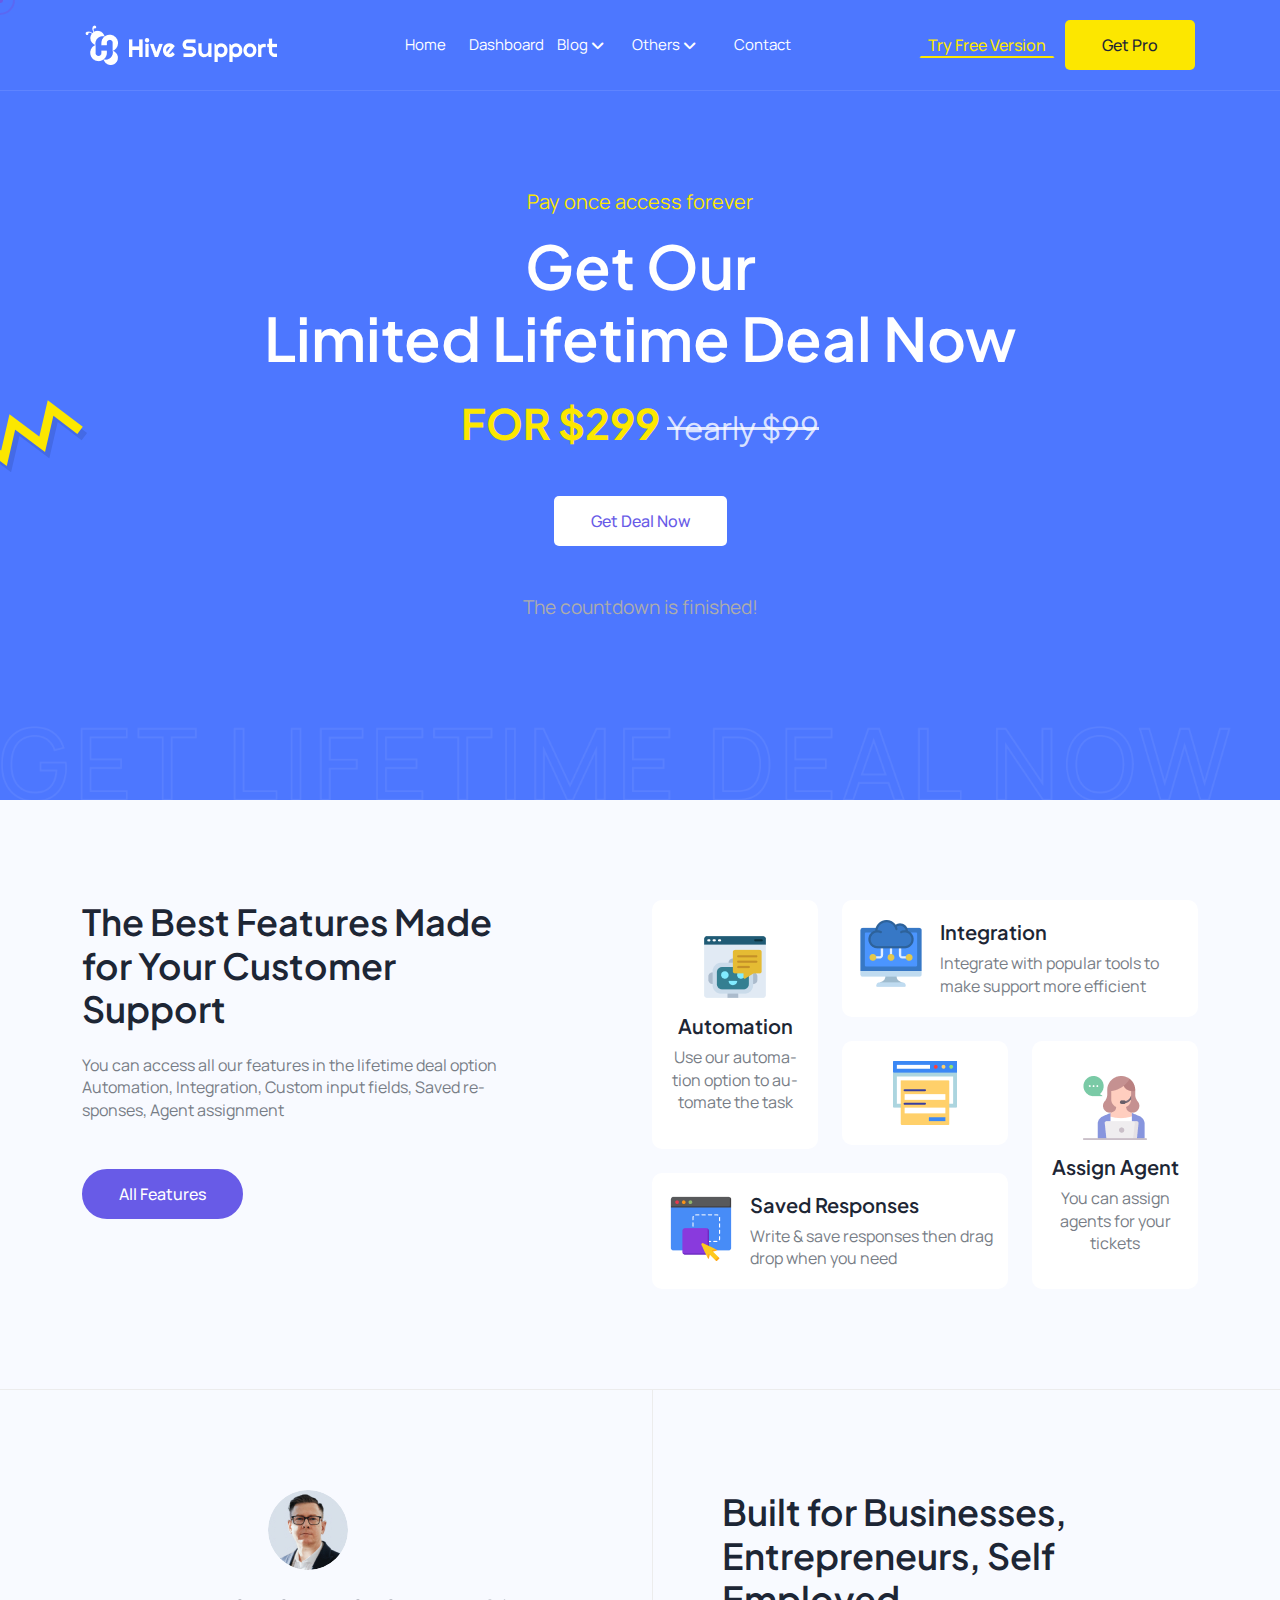
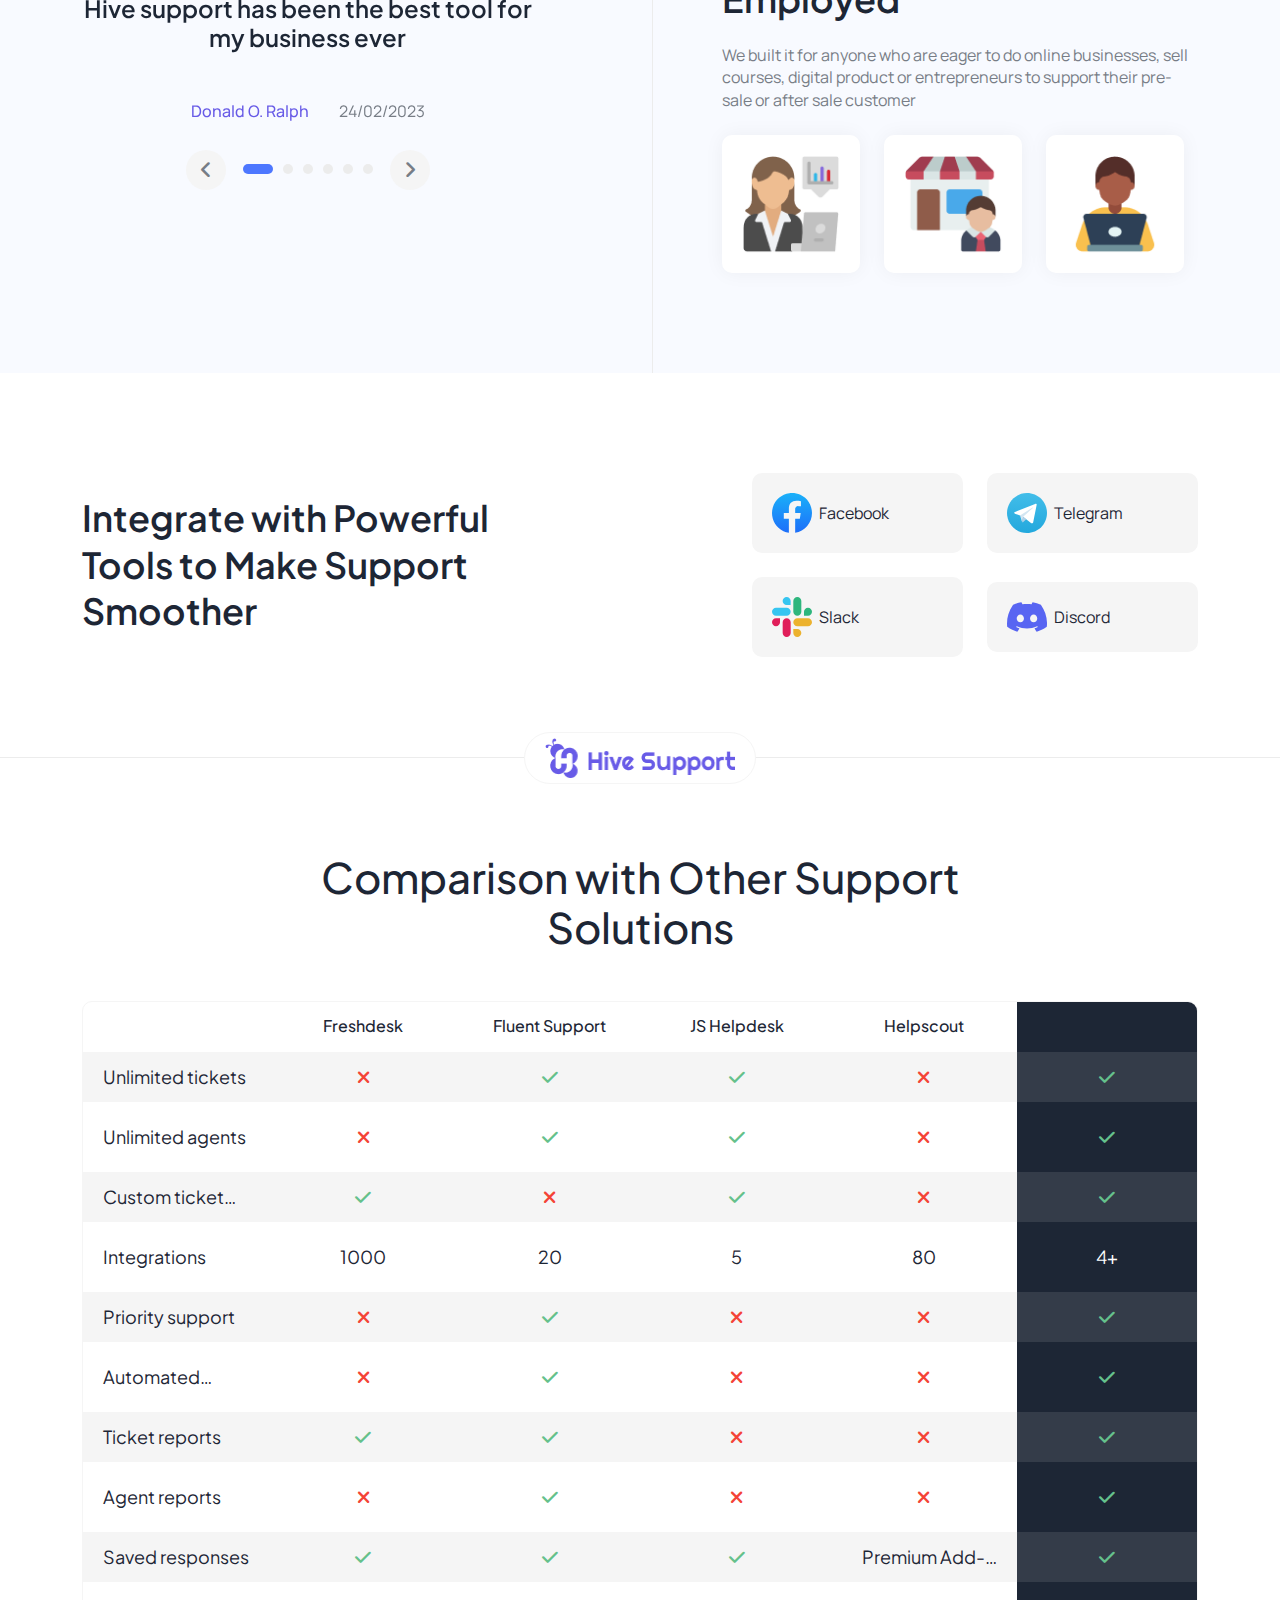
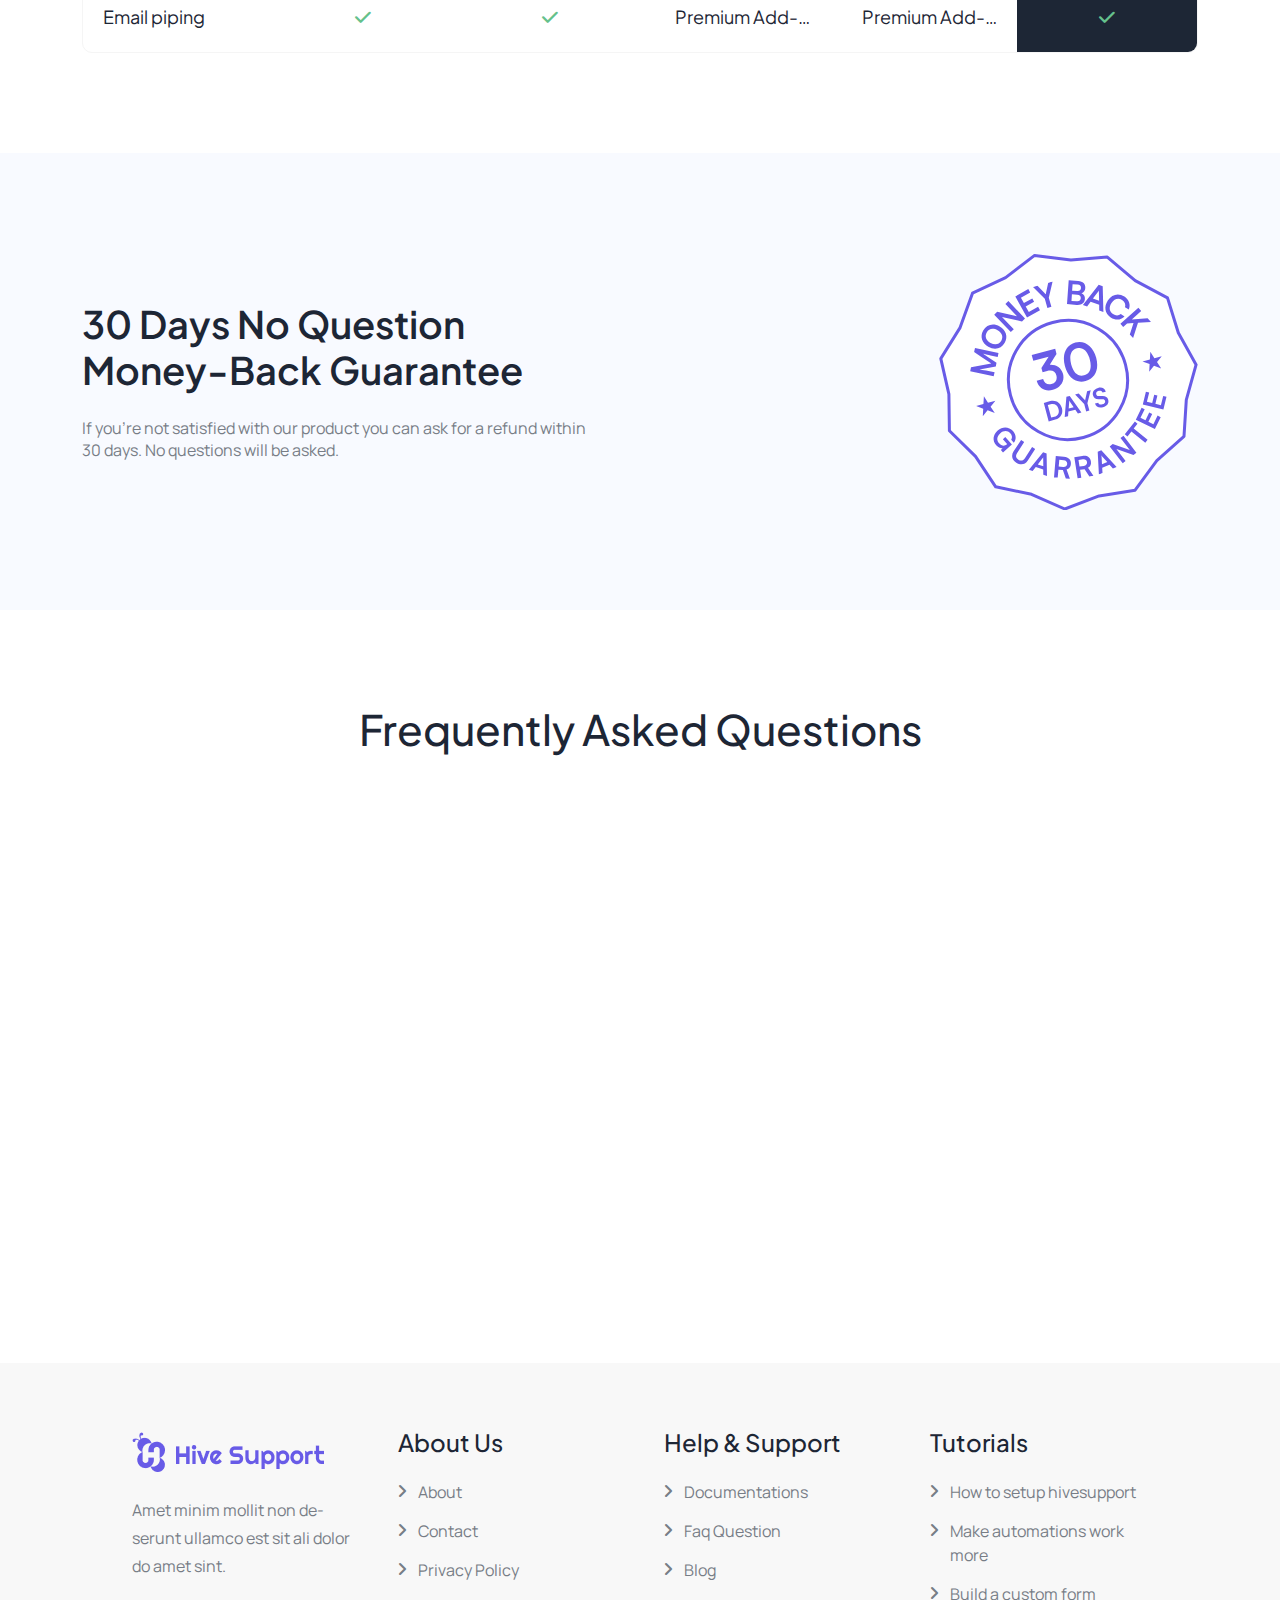
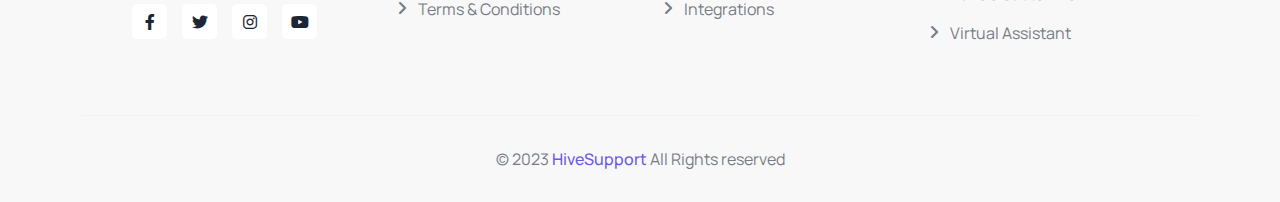
<file: hive_support/lifetime_deal.html>
<!DOCTYPE html>
<html lang="en">

<head>
    <meta charset="UTF-8">
    <meta name="viewport" content="width=device-width, initial-scale=1.0">
    <meta http-equiv="X-UA-Compatible" content="IE=edge" />
    <meta http-equiv="X-UA-Compatible" content="ie=edge">
    <title> Hive Support - WordPress Plugin </title>

    <!-- favicon -->
    <link rel=icon href="favicon.png" sizes="16x16" type="icon/png">
    <!-- bootstrap -->
    <link rel="stylesheet" href="assets/css/bootstrap.min.css">
    <!-- Uicons Css -->
    <link rel="stylesheet" href="assets/css/uicons-all.css">
    <!-- FontAwesome Css -->
    <link rel="stylesheet" href="assets/css/all.min.css">
    <!-- Animate Css -->
    <link rel="stylesheet" href="assets/css/animate.css">
    <!-- Flat Pickr Css -->
    <link rel="stylesheet" href="assets/css/flatpicker.css">
    <!-- TellInput Css -->
    <link rel="stylesheet" href="assets/css/intlTelInput.css">
    <!-- Select2 Css -->
    <link rel="stylesheet" href="assets/css/select2.min.css">
    <!-- Summer note Css -->
    <link rel="stylesheet" href="assets/css/summernote-lite.min.css">
    <!-- Slick Css -->
    <link rel="stylesheet" href="assets/css/slick.css">
    <!-- Main Stylesheet -->
    <link rel="stylesheet" href="assets/css/style.css">

</head>

<body>

    <header class="header-style-01">
        <!-- Menu area Starts -->
        <nav class="navbar navbar-area nav-absolute white_nav navbar_border navbar-padding navbar-expand-lg">
            <div class="container custom-container-one nav-container">
                <div class="logo-wrapper">
                    <a href="index.html" class="logo">
                        <img src="assets/img/logo.png" alt="">
                    </a>
                </div>
                <div class="responsive-mobile-menu d-lg-none">
                    <a href="javascript:void(0)" class="click-nav-right-icon">
                        <i class="fa-solid fa-ellipsis-vertical"></i>
                    </a>
                    <button class="navbar-toggler" type="button" data-bs-toggle="collapse" data-bs-target="#hive_support_menu">
                        <span class="navbar-toggler-icon"></span>
                    </button>
                </div>
                <div class="collapse navbar-collapse" id="hive_support_menu">
                    <ul class="navbar-nav">
                        <li><a href="index.html">Home</a></li>
                        <li><a href="dashboard.html">Dashboard</a></li>
                        <li class="menu-item-has-children current-menu-item">
                            <a href="javascript:void(0)">Blog</a>
                            <ul class="sub-menu">
                                <li><a href="blog.html">Blog</a></li>
                                <li><a href="blog_details.html">Blog Details</a></li>
                            </ul>
                        </li>
                        <li class="menu-item-has-children current-menu-item">
                            <a href="javascript:void(0)">Others</a>
                            <ul class="sub-menu">
                                <li><a href="affiliate.html">Affiliate</a></li>
                                <li><a href="lifetime_deal.html">LTD Page</a></li>
                                <li><a href="supportPortal.html">Support Portal</a></li>
                                <li><a href="supportTicket.html">Support Ticket</a></li>
                                <li><a href="price_plan.html">Price Plan</a></li>
                                <li><a href="faq.html">Faq</a></li>
                                <li><a href="privacy_policy.html">Privacy Policy</a></li>
                                <li><a href="refund_policy.html">Refund Policy</a></li>
                                <li><a href="signIn.html">Sign In</a></li>
                                <li><a href="signUp.html">Sign Up</a></li>
                                <li><a href="forgot_password.html">Forgot Password</a></li>
                            </ul>
                        </li>
                        <li><a href="contact.html">Contact</a></li>
                    </ul>
                </div>
                <div class="navbar-right-content show-nav-content">
                    <div class="single-right-content">
                        <div class="navbar-right-flex">
                            <div class="btn-wrapper">
                                <a href="javascript:void(0)" class="hive_btn btn_underline_2">Try Free Version</a>
                            </div>
                            <div class="btn-wrapper">
                                <a href="javascript:void(0)" class="hive_btn btn_bg_2">Get Pro</a>
                            </div>
                        </div>
                    </div>
                </div>
            </div>
        </nav>
        <!-- Menu area end -->
    </header>
    <!-- Lifetime Deal Banner area Starts -->
    <div class="hive_ltdBanner_area hive_ltdBanner_area__padding section-bg-secondary2">
        <div class="hive_ltdBanner_shape">
            <div class="wave">
                <img src="assets/img/ltd/hive_ltdBanner_wave.svg" alt="waveShape">
            </div>
            <div class="textShape">
                <img src="assets/img/ltd/hive_ltdBanner_textimg.png" alt="textShape">
            </div>
        </div>
        <div class="container">
            <div class="hive_ltdBanner center-text">
                <div class="hive_ltdBanner__contents">
                    <span class="hive_ltdBanner__subtitle">Pay once access forever</span>
                    <h2 class="hive_ltdBanner__title mt-3">Get Our <span class="hive_ltdBanner__title__span">Limited Lifetime Deal Now</span></h2>
                    <h4 class="hive_ltdBanner__price mt-4">FOR $299 <sub><s>Yearly $99</s></sub></h4>
                    <div class="btn-wrapper mt-4 mt-lg-5">
                        <a href="javascript:void(0)" class="hive_btn btn_bg_white">Get Deal Now</a>
                    </div>
                    <div class="hive_ltdBanner__countdown mt-4 mt-lg-5">
                        <div class="global-timer"></div>
                    </div>
                </div>
            </div>
        </div>
    </div>
    <!-- Lifetime Deal Banner area end -->
    <!-- Ltd Feature area start -->
    <section class="hive_ltdFeature_area section-bg-3 padding-top-100 padding-bottom-100">
        <div class="container">
            <div class="row gy-5 justify-content-between">
                <div class="col-xl-5 col-lg-5">
                    <div class="hive_ltdFeature">
                        <div class="hive_ltdFeature__contents">
                            <h4 class="hive_ltdFeature__title">The Best Features Made for Your Customer Support</h4>
                            <p class="hive_ltdFeature__para mt-4">You can access all our features in the lifetime deal option  Automation, Integration, Custom input fields, Saved responses, Agent assignment</p>
                            <div class="btn-wrapper mt-4 mt-lg-5">
                                <a href="javascript:void(0)" class="hive_btn btn_bg_1 radius-30">All Features</a>
                            </div>
                        </div>
                    </div>
                </div>
                <div class="col-xl-6 col-lg-7">
                    <div class="hive_ltdFeature__wrapper">
                        <div class="row g-4 grid">
                            <div class="col-sm-4 grid-item">
                                <div class="hive_ltdFeature__single padding_grid center-text radius-10">
                                    <div class="hive_ltdFeature__signle__icon">
                                        <img src="assets/img/ltd/hive_ltdFeatureIcon1.png" alt="ltdFeatureICon">
                                    </div>
                                    <div class="hive_ltdFeature__single__contents">
                                        <h4 class="hive_ltdFeature__single__title">Automation</h4>
                                        <p class="hive_ltdFeature__single__para mt-2">Use our automation option to automate the task</p>
                                    </div>
                                </div>
                            </div>
                            <div class="col-sm-8 grid-item">
                                <div class="hive_ltdFeature__single grid_flex center-text radius-10">
                                    <div class="hive_ltdFeature__signle__icon">
                                        <img src="assets/img/ltd/hive_ltdFeatureIcon2.png" alt="ltdFeatureICon">
                                    </div>
                                    <div class="hive_ltdFeature__single__contents">
                                        <h4 class="hive_ltdFeature__single__title">Integration</h4>
                                        <p class="hive_ltdFeature__single__para mt-2">Integrate with popular tools to make support more efficient</p>
                                    </div>
                                </div>
                            </div>
                            <div class="col-sm-4 grid-item">
                                <div class="hive_ltdFeature__single center-text radius-10">
                                    <div class="hive_ltdFeature__signle__icon">
                                        <img src="assets/img/ltd/hive_ltdFeatureIcon3.png" alt="ltdFeatureICon">
                                    </div>
                                </div>
                            </div>
                            <div class="col-sm-4 grid-item">
                                <div class="hive_ltdFeature__single padding_grid center-text radius-10">
                                    <div class="hive_ltdFeature__signle__icon">
                                        <img src="assets/img/ltd/hive_ltdFeatureIcon4.png" alt="ltdFeatureICon">
                                    </div>
                                    <div class="hive_ltdFeature__single__contents">
                                        <h4 class="hive_ltdFeature__single__title">Assign Agent</h4>
                                        <p class="hive_ltdFeature__single__para mt-2">You can  assign agents for your tickets</p>
                                    </div>
                                </div>
                            </div>
                            <div class="col-sm-8 grid-item">
                                <div class="hive_ltdFeature__single grid_flex center-text radius-10">
                                    <div class="hive_ltdFeature__signle__icon">
                                        <img src="assets/img/ltd/hive_ltdFeatureIcon5.png" alt="ltdFeatureICon">
                                    </div>
                                    <div class="hive_ltdFeature__single__contents">
                                        <h4 class="hive_ltdFeature__single__title">Saved Responses</h4>
                                        <p class="hive_ltdFeature__single__para mt-2">Write & save responses then drag drop when you need</p>
                                    </div>
                                </div>
                            </div>
                        </div>
                    </div>
                </div>
            </div>
        </div>
    </section>
    <!-- Ltd Feature area end -->
    <!-- Ltd Business area end -->
    <section class="hive_ltd_business_area section-bg-3 hive_ltdbusiness_border_top padding-top-100 padding-bottom-100">
        <div class="container">
            <div class="row gy-4 justify-content-between">
                <div class="col-lg-5">
                    <div class="hive_ltdbusiness__slider">
                        <div class="global_slick_init business-slider slider-inner-margin" data-appendArrows=".ltd_business_nav" data-appendDots=".ltd_business_dot" data-slidesToShow="1" data-infinite="true" data-arrows="true" data-dots="true" data-swipeToSlide="true" data-autoplay="true" data-autoplaySpeed="2500" data-prevArrow='<div class="prev-icon"><i class="fas fa-angle-left"></i></div>'
                            data-nextArrow='<div class="next-icon"><i class="fas fa-angle-right"></i></div>'>
                            <div class="hive_ltbBusiness__slider__item">
                                <div class="hive_ltdbusiness__author center-text">
                                    <a href="javascript:void(0)" class="hive_ltdbusiness__author__thumb">
                                        <img src="assets/img/ltd/hive_ltdBusiness__author1.jpg" alt="ltdAuthor">
                                    </a>
                                    <div class="hive_ltdbusiness__author__contents mt-4">
                                        <h4 class="hive_ltdbusiness__author__title">Hive support has been the best tool for my business ever</h4>
                                        <div class="hive_ltdbusiness__author__tag mt-5">
                                            <a href="javascript:void(0)" class="hive_ltdbusiness__author__tag__item name">Donald O. Ralph</a>
                                            <a href="javascript:void(0)" class="hive_ltdbusiness__author__tag__item">24/02/2023</a>
                                        </div>
                                    </div>
                                </div>
                            </div>
                            <div class="hive_ltdbusiness__slider__item">
                                <div class="hive_ltdbusiness__author center-text">
                                    <a href="javascript:void(0)" class="hive_ltdbusiness__author__thumb">
                                        <img src="assets/img/ltd/hive_ltdBusiness__author1.jpg" alt="ltdAuthor">
                                    </a>
                                    <div class="hive_ltdbusiness__author__contents mt-4">
                                        <h4 class="hive_ltdbusiness__author__title">Hive support has been the best tool for my business ever</h4>
                                        <div class="hive_ltdbusiness__author__tag mt-5">
                                            <a href="javascript:void(0)" class="hive_ltdbusiness__author__tag__item name">Donald O. Ralph</a>
                                            <a href="javascript:void(0)" class="hive_ltdbusiness__author__tag__item">24/02/2023</a>
                                        </div>
                                    </div>
                                </div>
                            </div>
                            <div class="hive_ltdbusiness__slider__item">
                                <div class="hive_ltdbusiness__author center-text">
                                    <a href="javascript:void(0)" class="hive_ltdbusiness__author__thumb">
                                        <img src="assets/img/ltd/hive_ltdBusiness__author1.jpg" alt="ltdAuthor">
                                    </a>
                                    <div class="hive_ltdbusiness__author__contents mt-4">
                                        <h4 class="hive_ltdbusiness__author__title">Hive support has been the best tool for my business ever</h4>
                                        <div class="hive_ltdbusiness__author__tag mt-5">
                                            <a href="javascript:void(0)" class="hive_ltdbusiness__author__tag__item name">Donald O. Ralph</a>
                                            <a href="javascript:void(0)" class="hive_ltdbusiness__author__tag__item">24/02/2023</a>
                                        </div>
                                    </div>
                                </div>
                            </div>
                            <div class="hive_ltdbusiness__slider__item">
                                <div class="hive_ltdbusiness__author center-text">
                                    <a href="javascript:void(0)" class="hive_ltdbusiness__author__thumb">
                                        <img src="assets/img/ltd/hive_ltdBusiness__author1.jpg" alt="ltdAuthor">
                                    </a>
                                    <div class="hive_ltdbusiness__author__contents mt-4">
                                        <h4 class="hive_ltdbusiness__author__title">Hive support has been the best tool for my business ever</h4>
                                        <div class="hive_ltdbusiness__author__tag mt-5">
                                            <a href="javascript:void(0)" class="hive_ltdbusiness__author__tag__item name">Donald O. Ralph</a>
                                            <a href="javascript:void(0)" class="hive_ltdbusiness__author__tag__item">24/02/2023</a>
                                        </div>
                                    </div>
                                </div>
                            </div>
                            <div class="hive_ltdbusiness__slider__item">
                                <div class="hive_ltdbusiness__author center-text">
                                    <a href="javascript:void(0)" class="hive_ltdbusiness__author__thumb">
                                        <img src="assets/img/ltd/hive_ltdBusiness__author1.jpg" alt="ltdAuthor">
                                    </a>
                                    <div class="hive_ltdbusiness__author__contents mt-4">
                                        <h4 class="hive_ltdbusiness__author__title">Hive support has been the best tool for my business ever</h4>
                                        <div class="hive_ltdbusiness__author__tag mt-5">
                                            <a href="javascript:void(0)" class="hive_ltdbusiness__author__tag__item name">Donald O. Ralph</a>
                                            <a href="javascript:void(0)" class="hive_ltdbusiness__author__tag__item">24/02/2023</a>
                                        </div>
                                    </div>
                                </div>
                            </div>
                            <div class="hive_ltdbusiness__slider__item">
                                <div class="hive_ltdbusiness__author center-text">
                                    <a href="javascript:void(0)" class="hive_ltdbusiness__author__thumb">
                                        <img src="assets/img/ltd/hive_ltdBusiness__author1.jpg" alt="ltdAuthor">
                                    </a>
                                    <div class="hive_ltdbusiness__author__contents mt-4">
                                        <h4 class="hive_ltdbusiness__author__title">Hive support has been the best tool for my business ever</h4>
                                        <div class="hive_ltdbusiness__author__tag mt-5">
                                            <a href="javascript:void(0)" class="hive_ltdbusiness__author__tag__item name">Donald O. Ralph</a>
                                            <a href="javascript:void(0)" class="hive_ltdbusiness__author__tag__item">24/02/2023</a>
                                        </div>
                                    </div>
                                </div>
                            </div>
                        </div>
                        <div class="ltd_business_nav"><div class="ltd_business_dot"></div></div>
                        
                    </div>
                </div>
                <div class="col-lg-6">
                    <div class="hive_ltdbusiness__wrapper">
                        <h4 class="hive_ltdbusiness__wrapper__title"><a href="javascript:void(0)">Built for Businesses, Entrepreneurs, Self Employed</a></h4>
                        <p class="hive_ltdbusiness__wrapper__para mt-4">We built it for anyone who are eager to do online businesses, sell courses, digital product or entrepreneurs to support their pre-sale or after sale customer</p>
                        <div class="hive_ltdbusiness__wrapper__images mt-4">
                            <a href="javascript:void(0)" class="hive_ltdbusiness__wrapper__images__item">
                                <img src="assets/img/ltd/hive_ltd1.png" alt="ltdImg">
                            </a>
                            <a href="javascript:void(0)" class="hive_ltdbusiness__wrapper__images__item">
                                <img src="assets/img/ltd/hive_ltd2.png" alt="ltdImg">
                            </a>
                            <a href="javascript:void(0)" class="hive_ltdbusiness__wrapper__images__item">
                                <img src="assets/img/ltd/hive_ltd3.png" alt="ltdImg">
                            </a>
                        </div>
                    </div>
                </div>
            </div>
        </div>
    </section>
    <!-- Ltd Business area end -->
    <!-- Ltd Integrate area start -->
    <section class="hive_ltdIntegrate_area padding-top-100 padding-bottom-100">
        <div class="container">
            <div class="hive_ltdIntegrate__wrapper">
                <div class="hive_ltdIntegrate__wrapper__flex">
                    <div class="hive_ltdIntegrate__wrapper__left">
                        <h4 class="hive_ltdIntegrate__wrapper__title"><a href="javascript:void(0)">Integrate with Powerful Tools to Make Support Smoother</a></h4>
                    </div>
                    <div class="hive_ltdIntegrate__wrapper__contents">
                        <div class="hive_ltdIntegrate__wrapper__contents__flex">
                            <a href="javascript:void(0)" class="hive_ltdIntegrate__wrapper__item">
                                <span class="hive_ltdIntegrate__wrapper__item__title"><img src="assets/img/ltd/icon/facebook.svg" alt="facebookIcon"><span>Facebook</span></span>
                            </a>
                            <a href="javascript:void(0)" class="hive_ltdIntegrate__wrapper__item">
                                <span class="hive_ltdIntegrate__wrapper__item__title"><img src="assets/img/ltd/icon/telegram.svg" alt="telegramIcon"><span>Telegram</span></span>
                            </a>
                            <a href="javascript:void(0)" class="hive_ltdIntegrate__wrapper__item">
                                <span class="hive_ltdIntegrate__wrapper__item__title"><img src="assets/img/ltd/icon/slack.svg" alt="slackIcon"><span>Slack</span></span>
                            </a>
                            <a href="javascript:void(0)" class="hive_ltdIntegrate__wrapper__item">
                                <span class="hive_ltdIntegrate__wrapper__item__title"><img src="assets/img/ltd/icon/discord.svg" alt="discordIcon"><span>Discord</span></span>
                            </a>
                        </div>
                    </div>
                </div>
            </div>
        </div>
    </section>
    <!-- Ltd Integrate area end -->
    <!-- Ltd Solution area start -->
    <section class="hive_ltdsolution_area hive_ltdbusiness_border_top padding-top-100 padding-bottom-100">
        <div class="hive_ltdsolution__logo">
            <div class="hive_ltdsolution__logo__thumb">
                <img src="assets/img/logo_2.png" alt="LogoImg">
            </div>
        </div>
        <div class="container">
            <div class="section_title center-text">
                <h2 class="title">Comparison with Other Support Solutions </h2>
            </div>
            <div class="row mt-5">
                <div class="col-lg-12">
                    <div class="hive_ltdsollution">
                        <div class="hive_ltdsollution__wrapper">
                            
                            <div class="hive_ltdsollution__wrapper__left">
                                <div class="hive_ltdsollution__wrapper__card text-left">
                                    <div class="hive_ltdsollution__wrapper__card__top">
                                    </div>
                                    <div class="hive_ltdsollution__wrapper__card__bottom">
                                        <div class="hive_ltdsollution__wrapper__card__bottom__list">
                                            <ul class="list-style-none">
                                                <li>Unlimited tickets</li>
                                                <li>Unlimited agents</li>
                                                <li>Custom ticket fields</li>
                                                <li>Integrations</li>
                                                <li>Priority support</li>
                                                <li>Automated workflow</li>
                                                <li>Ticket reports</li>
                                                <li>Agent reports</li>
                                                <li>Saved responses</li>
                                                <li>Email piping</li>
                                            </ul>
                                        </div>
                                    </div>
                                </div>
                                <div class="hive_ltdsollution__wrapper__card text-center">
                                    <div class="hive_ltdsollution__wrapper__card__top">
                                        <h2 class="hive_ltdsollution__wrapper__card__top__title"> Freshdesk </h2>
                                    </div>
                                    <div class="hive_ltdsollution__wrapper__card__bottom">
                                        <div class="hive_ltdsollution__wrapper__card__bottom__list">
                                            <ul class="list-style-none">
                                                <li><span class="close-icon"></span></li>
                                                <li><span class="close-icon"></span></li>
                                                <li><span class="check-icon"></span></li>
                                                <li>1000</li>
                                                <li><span class="close-icon"></span></li>
                                                <li><span class="close-icon"></span></li>
                                                <li><span class="check-icon"></span></li>
                                                <li><span class="close-icon"></span></li>
                                                <li><span class="check-icon"></span></li>
                                                <li><span class="check-icon"></span></li>
                                            </ul>
                                        </div>
                                    </div>
                                </div>
                                <div class="hive_ltdsollution__wrapper__card text-center">
                                    <div class="hive_ltdsollution__wrapper__card__top">
                                        <h2 class="hive_ltdsollution__wrapper__card__top__title"> Fluent Support </h2>
                                    </div>
                                    <div class="hive_ltdsollution__wrapper__card__bottom">
                                        <div class="hive_ltdsollution__wrapper__card__bottom__list">
                                            <ul class="list-style-none">
                                                <li><span class="check-icon"></span></li>
                                                <li><span class="check-icon"></span></li>
                                                <li><span class="close-icon"></span></li>
                                                <li>20</li>
                                                <li><span class="check-icon"></span></li>
                                                <li><span class="check-icon"></span></li>
                                                <li><span class="check-icon"></span></li>
                                                <li><span class="check-icon"></span></li>
                                                <li><span class="check-icon"></span></li>
                                                <li><span class="check-icon"></span></li>
                                            </ul>
                                        </div>
                                    </div>
                                </div>
                                <div class="hive_ltdsollution__wrapper__card text-center">
                                    <div class="hive_ltdsollution__wrapper__card__top">
                                        <h2 class="hive_ltdsollution__wrapper__card__top__title"> JS Helpdesk </h2>
                                    </div>
                                    <div class="hive_ltdsollution__wrapper__card__bottom">
                                        <div class="hive_ltdsollution__wrapper__card__bottom__list">
                                            <ul class="list-style-none">
                                                <li><span class="check-icon"></span></li>
                                                <li><span class="check-icon"></span></li>
                                                <li><span class="check-icon"></span></li>
                                                <li>5</li>
                                                <li><span class="close-icon"></span></li>
                                                <li><span class="close-icon"></span></li>
                                                <li><span class="close-icon"></span></li>
                                                <li><span class="close-icon"></span></li>
                                                <li><span class="check-icon"></span></li>
                                                <li>Premium Add-Ons</li>
                                            </ul>
                                        </div>
                                    </div>
                                </div>
                                <div class="hive_ltdsollution__wrapper__card text-center">
                                    <div class="hive_ltdsollution__wrapper__card__top">
                                        <h2 class="hive_ltdsollution__wrapper__card__top__title"> Helpscout </h2>
                                    </div>
                                    <div class="hive_ltdsollution__wrapper__card__bottom">
                                        <div class="hive_ltdsollution__wrapper__card__bottom__list">
                                            <ul class="list-style-none">
                                                <li><span class="close-icon"></span></li>
                                                <li><span class="close-icon"></span></li>
                                                <li><span class="close-icon"></span></li>
                                                <li>80</li>
                                                <li><span class="close-icon"></span></li>
                                                <li><span class="close-icon"></span></li>
                                                <li><span class="close-icon"></span></li>
                                                <li><span class="close-icon"></span></li>
                                                <li>Premium Add-Ons</li>
                                                <li>Premium Add-Ons</li>
                                            </ul>
                                        </div>
                                    </div>
                                </div>
                            </div>
                            <div class="hive_ltdsollution__wrapper__right">
                                <div class="hive_ltdsollution__wrapper__card text-center mb-30">
                                    <div class="hive_ltdsollution__wrapper__card__top">
                                    </div>
                                    <div class="hive_ltdsollution__wrapper__card__bottom">
                                        <div class="hive_ltdsollution__wrapper__card__bottom__list">
                                            <ul class="list-style-none">
                                                <li><span class="check-icon"></span></li>
                                                <li><span class="check-icon"></span></li>
                                                <li><span class="check-icon"></span></li>
                                                <li>4+</li>
                                                <li><span class="check-icon"></span></li>
                                                <li><span class="check-icon"></span></li>
                                                <li><span class="check-icon"></span></li>
                                                <li><span class="check-icon"></span></li>
                                                <li><span class="check-icon"></span></li>
                                                <li><span class="check-icon"></span></li>
                                            </ul>
                                        </div>
                                    </div>
                                </div>
                            </div>
                        </div>
                    </div>
                </div>
            </div>
        </div>
    </section>
    <!-- Ltd Solution area end -->
    <!-- Gaurantee area start -->
    <section class="hive_ltdGaurantee_area section-bg-3 padding-top-100 padding-bottom-100">
        <div class="container">
            <div class="hive_ltdGaurantee__wrapper">
                <div class="hive_ltdGaurantee__wrapper__flex">
                    <div class="hive_ltdGaurantee__wrapper__contents">
                        <h3 class="hive_ltdGaurantee__wrapper__title"><a href="javascript:void(0)">30 Days No Question Money-Back Guarantee</a></h3>
                        <p class="hive_ltdGaurantee__wrapper__para mt-4">If you’re not satisfied with our product you can ask for a refund within 30 days. No questions will be asked.</p>
                    </div>
                    <div class="hive_ltdGaurantee__wrapper__image">
                        <a href="javascript:void(0)"><img src="assets/img/ltd/hive_ltdGaurantee.svg" alt="GauranteeImg"></a>
                    </div>
                </div>
            </div>
        </div>
    </section>
    <!-- Gaurantee area end -->
    <!-- Faq area starts -->
    <div class="hive_affiliateFaq_area padding-top-100 padding-bottom-100">
        <div class="container">
            <div class="section_title center-text">
                <h2 class="title">Frequently Asked Questions</h2>
            </div>
            <div class="row gy-5 mt-3 justify-content-center">
                <div class="col-lg-8">
                    <div class="hive_affiliateFaq">
                        <div class="hive_faq_contents">
                            <div class="hive_faq_item active open wow fadeInLeft" data-wow-delay=".1s">
                                <div class="hive_faq_title"> Can refund be avail if I purchaed on discount? </div>
                                <div class="hive_faq_panel">
                                    <p class="hive_faq_para"> Was drawing natural fat respect husband. An as noisy an offer drawn blush place. These tried for way joy wrote witty. In mr began music weeks after at begin. Education no dejection so direction pretended household do to. Travelling everything her eat reasonable unsatiable decisively simplicity.</p>
                                </div>
                            </div>
                            <div class="hive_faq_item wow fadeInLeft" data-wow-delay=".2s">
                                <div class="hive_faq_title"> How membership subscription work? </div>
                                <div class="hive_faq_panel">
                                    <p class="hive_faq_para"> Was drawing natural fat respect husband. An as noisy an offer drawn blush place. These tried for way joy wrote witty. In mr began music weeks after at begin. Education no dejection so direction pretended household do to. Travelling everything her eat reasonable unsatiable decisively simplicity.</p>
                                </div>
                            </div>
                            <div class="hive_faq_item wow fadeInLeft" data-wow-delay=".2s">
                                <div class="hive_faq_title"> What are the benefit's of joining Xilancer </div>
                                <div class="hive_faq_panel">
                                    <p class="hive_faq_para"> Was drawing natural fat respect husband. An as noisy an offer drawn blush place. These tried for way joy wrote witty. In mr began music weeks after at begin. Education no dejection so direction pretended household do to. Travelling everything her eat reasonable unsatiable decisively simplicity.</p>
                                </div>
                            </div>
                            <div class="hive_faq_item wow fadeInLeft" data-wow-delay=".2s">
                                <div class="hive_faq_title"> Do I need to pay extra fees for withdrawal? </div>
                                <div class="hive_faq_panel">
                                    <p class="hive_faq_para"> Was drawing natural fat respect husband. An as noisy an offer drawn blush place. These tried for way joy wrote witty. In mr began music weeks after at begin. Education no dejection so direction pretended household do to. Travelling everything her eat reasonable unsatiable decisively simplicity.</p>
                                </div>
                            </div>
                        </div>
                    </div>
                </div>
            </div>
        </div>
    </div>
    <!-- Faq area end -->
    <!-- footer area start -->
    <footer class="footer_area section-bg-1">
        <div class="container">
            <div class="footer_area__wrapper">
                <div class="row gx-5 footer_area__top">
                    <div class="col-lg-3 col-sm-6 mt-4">
                        <div class="footer_widget widget">
                            <div class="footer_widget_logo">
                                <a href="index.html" class="footer_widget__logo__img"> <img src="assets/img/logo_2.png" alt="logo"> </a>
                            </div>
                            <div class="footer_widget__inner mt-4">
                                <p class="footer_widget__para"> Amet minim mollit non deserunt ullamco est sit ali dolor do amet sint.</p>
                                <div class="footer_widget__social mt-4">
                                    <ul class="footer_widget__socialList">
                                        <li class="footer_widget__socialList__item">
                                            <a class="footer_widget__socialList__link" href="javascript:void(0)"> <i class="fa-brands fa-facebook-f"></i> </a>
                                        </li>
                                        <li class="footer_widget__socialList__item">
                                            <a class="footer_widget__socialList__link" href="javascript:void(0)"> <i class="fa-brands fa-twitter"></i> </a>
                                        </li>
                                        <li class="footer_widget__socialList__item">
                                            <a class="footer_widget__socialList__link" href="javascript:void(0)"> <i class="fa-brands fa-instagram"></i> </a>
                                        </li>
                                        <li class="footer_widget__socialList__item">
                                            <a class="footer_widget__socialList__link" href="javascript:void(0)"> <i class="fa-brands fa-youtube"></i> </a>
                                        </li>
                                    </ul>
                                </div>
                            </div>
                        </div>
                    </div>
                    <div class="col-lg-3 col-sm-6 mt-4">
                        <div class="footer_widget widget">
                            <h4 class="footer_widget__title">About Us</h4>
                            <div class="footer_widget__inner mt-4">
                                <ul class="footer_widget__linkList">
                                    <li class="footer_widget__linkList__item">
                                        <a href="javascript:void(0)">About</a>
                                    </li>
                                    <li class="footer_widget__linkList__item">
                                        <a href="javascript:void(0)">Contact</a>
                                    </li>
                                    <li class="footer_widget__linkList__item">
                                        <a href="javascript:void(0)">Privacy Policy</a>
                                    </li>
                                    <li class="footer_widget__linkList__item">
                                        <a href="javascript:void(0)">Terms & Conditions</a>
                                    </li>
                                </ul>
                            </div>
                        </div>
                    </div>
                    <div class="col-lg-3 col-sm-6 mt-4">
                        <div class="footer_widget widget">
                            <h4 class="footer_widget__title">Help & Support</h4>
                            <div class="footer_widget__inner mt-4">
                                <ul class="footer_widget__linkList">
                                    <li class="footer_widget__linkList__item">
                                        <a href="javascript:void(0)">Documentations</a>
                                    </li>
                                    <li class="footer_widget__linkList__item">
                                        <a href="javascript:void(0)">Faq Question</a>
                                    </li>
                                    <li class="footer_widget__linkList__item">
                                        <a href="javascript:void(0)">Blog</a>
                                    </li>
                                    <li class="footer_widget__linkList__item">
                                        <a href="javascript:void(0)">Integrations</a>
                                    </li>
                                </ul>
                            </div>
                        </div>
                    </div>
                    <div class="col-lg-3 col-sm-6 mt-4">
                        <div class="footer_widget widget">
                            <h4 class="footer_widget__title">Tutorials</h4>
                            <div class="footer_widget__inner mt-4">
                                <ul class="footer_widget__linkList">
                                    <li class="footer_widget__linkList__item">
                                        <a href="javascript:void(0)">How to setup hivesupport</a>
                                    </li>
                                    <li class="footer_widget__linkList__item">
                                        <a href="javascript:void(0)">Make automations work more</a>
                                    </li>
                                    <li class="footer_widget__linkList__item">
                                        <a href="javascript:void(0)">Build a custom form</a>
                                    </li>
                                    <li class="footer_widget__linkList__item">
                                        <a href="javascript:void(0)">Virtual Assistant</a>
                                    </li>
                                </ul>
                            </div>
                        </div>
                    </div>
                </div>
                <div class="copyright_area copyright_border">
                    <div class="row">
                        <div class="col-12">
                            <div class="copyright_contents">
                                <span class="copyright_contents__main"> © 2023 <a href="index.html"> HiveSupport </a> All Rights reserved  </span>
                            </div>
                        </div>
                    </div>
                </div>
            </div>
        </div>
    </footer>
    <!-- footer area end -->
    <!-- back to top area start -->
    <div class="back_toTop">
        <span class="back_top"><i class="fa-solid fa-angle-up"></i></span>
    </div>
    <!-- back to top area end -->

    <!-- Mouse Cursor start -->
    <div class="mouse-move mouse-outer"></div>
    <div class="mouse-move mouse-inner"></div>
    <!-- Mouse Cursor Ends -->

    <!-- jquery -->
    <script src="assets/js/jquery-3.6.0.min.js"></script>
    <!-- jquery Migrate -->
    <script src="assets/js/jquery-migrate.min.js"></script>
    <!-- bootstrap -->
    <script src="assets/js/bootstrap.bundle.min.js"></script>
    <!-- Flat Pickr Js -->
    <script src="assets/js/flatpicker.js"></script>
    <!-- Wow Js -->
    <script src="assets/js/wow.js"></script>
    <!-- TellInput Js -->
    <script src="assets/js/intlTelInput.js"></script>
    <!--  Summer note Js -->
    <script src="assets/js/summernote-lite.min.js"></script>
    <!-- Slick Js -->
    <script src="assets/js/slick.js"></script>
    <!-- Select2 Js -->
    <script src="assets/js/select2.min.js"></script>
    <!-- Circle Progressbar Js -->
    <script src="assets/js/jquery.easypiechart.min.js"></script>
    <!-- Chart Js -->
    <script src="assets/js/chart.js"></script>
    <!-- Sortable Js -->
    <script src="assets/js/jquery-sortable-min.js"></script>
    <!-- Countdown Timer Js -->
    <script src="assets/js/jquery.syotimer.min.js"></script>
    <!-- Masonry Js -->
    <script src="assets/js/masonry.pkgd.min.js"></script>
    <!-- main js -->
    <script src="assets/js/main.js"></script>


</body>

</html>
</file>
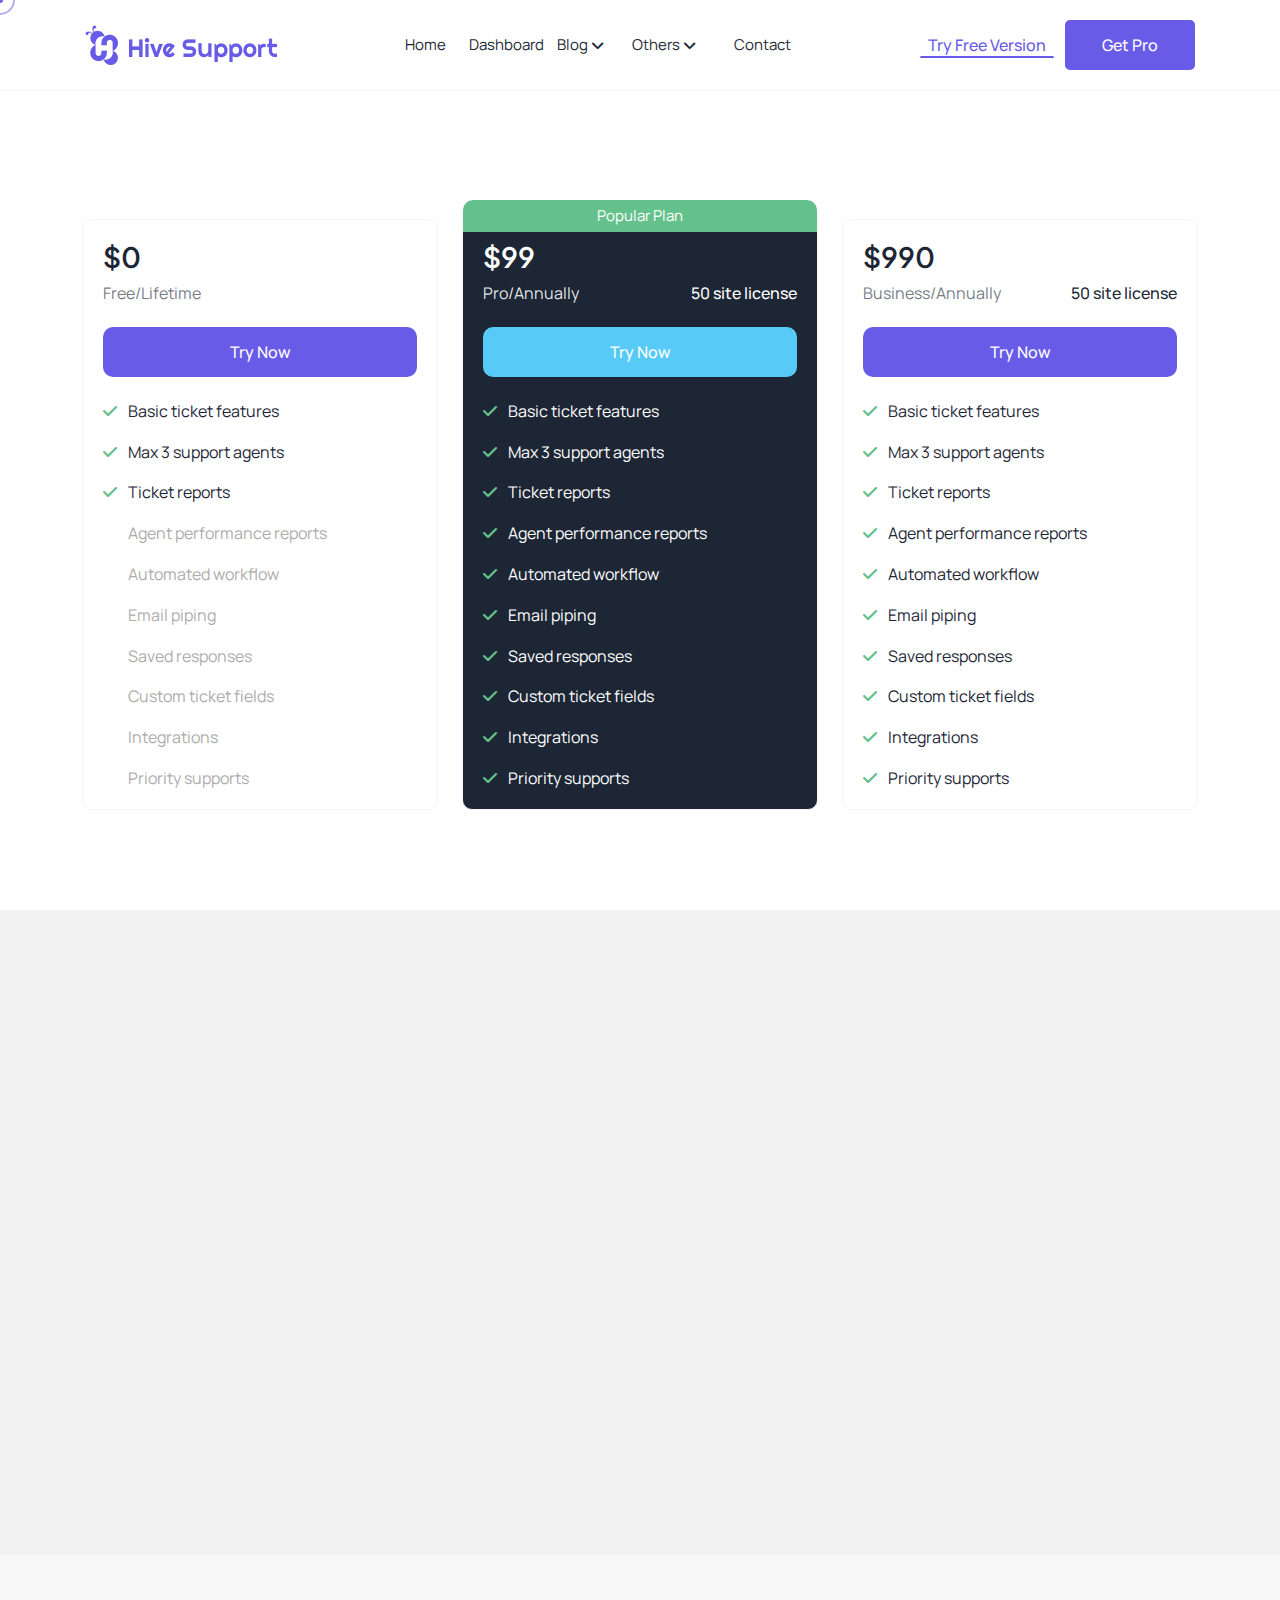
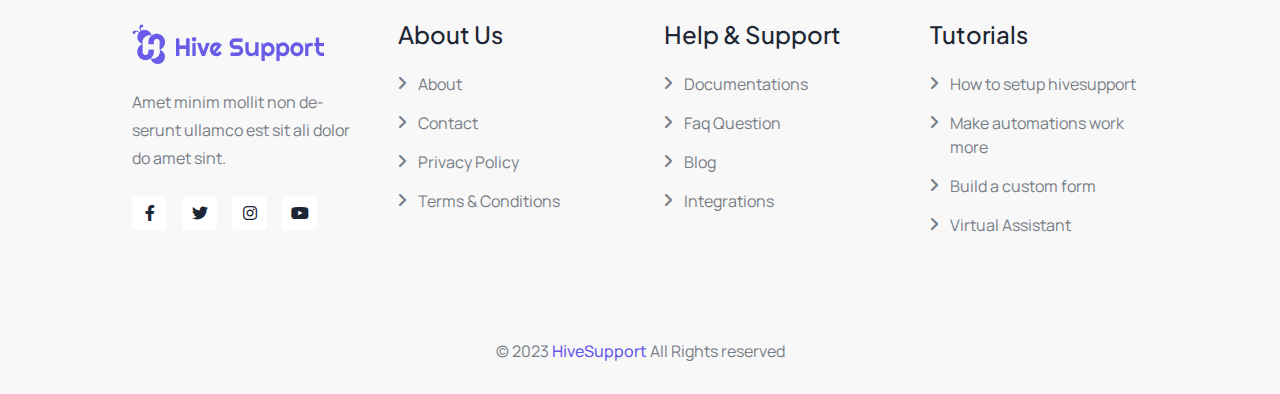
<file: hive_support/price_plan.html>
<!DOCTYPE html>
<html lang="en">

<head>
    <meta charset="UTF-8">
    <meta name="viewport" content="width=device-width, initial-scale=1.0">
    <meta http-equiv="X-UA-Compatible" content="IE=edge" />
    <meta http-equiv="X-UA-Compatible" content="ie=edge">
    <title> Hive Support - WordPress Plugin </title>

    <!-- favicon -->
    <link rel=icon href="favicon.png" sizes="16x16" type="icon/png">
    <!-- bootstrap -->
    <link rel="stylesheet" href="assets/css/bootstrap.min.css">
    <!-- Uicons Css -->
    <link rel="stylesheet" href="assets/css/uicons-all.css">
    <!-- FontAwesome Css -->
    <link rel="stylesheet" href="assets/css/all.min.css">
    <!-- Animate Css -->
    <link rel="stylesheet" href="assets/css/animate.css">
    <!-- Flat Pickr Css -->
    <link rel="stylesheet" href="assets/css/flatpicker.css">
    <!-- TellInput Css -->
    <link rel="stylesheet" href="assets/css/intlTelInput.css">
    <!-- Select2 Css -->
    <link rel="stylesheet" href="assets/css/select2.min.css">
    <!-- Summer note Css -->
    <link rel="stylesheet" href="assets/css/summernote-lite.min.css">
    <!-- Slick Css -->
    <link rel="stylesheet" href="assets/css/slick.css">
    <!-- Main Stylesheet -->
    <link rel="stylesheet" href="assets/css/style.css">

</head>

<body>

    <header class="header-style-01">
        <!-- Menu area Starts -->
        <nav class="navbar navbar-area navbar_border navbar-padding navbar-expand-lg">
            <div class="container custom-container-one nav-container">
                <div class="logo-wrapper">
                    <a href="index.html" class="logo">
                        <img src="assets/img/logo_2.png" alt="">
                    </a>
                </div>
                <div class="responsive-mobile-menu d-lg-none">
                    <a href="javascript:void(0)" class="click-nav-right-icon">
                        <i class="fa-solid fa-ellipsis-vertical"></i>
                    </a>
                    <button class="navbar-toggler" type="button" data-bs-toggle="collapse" data-bs-target="#hive_support_menu">
                        <span class="navbar-toggler-icon"></span>
                    </button>
                </div>
                <div class="collapse navbar-collapse" id="hive_support_menu">
                    <ul class="navbar-nav">
                        <li><a href="index.html">Home</a></li>
                        <li><a href="dashboard.html">Dashboard</a></li>
                        <li class="menu-item-has-children current-menu-item">
                            <a href="javascript:void(0)">Blog</a>
                            <ul class="sub-menu">
                                <li><a href="blog.html">Blog</a></li>
                                <li><a href="blog_details.html">Blog Details</a></li>
                            </ul>
                        </li>
                        <li class="menu-item-has-children current-menu-item">
                            <a href="javascript:void(0)">Others</a>
                            <ul class="sub-menu">
                                <li><a href="affiliate.html">Affiliate</a></li>
                                <li><a href="lifetime_deal.html">LTD Page</a></li>
                                <li><a href="supportPortal.html">Support Portal</a></li>
                                <li><a href="supportTicket.html">Support Ticket</a></li>
                                <li><a href="price_plan.html">Price Plan</a></li>
                                <li><a href="faq.html">Faq</a></li>
                                <li><a href="privacy_policy.html">Privacy Policy</a></li>
                                <li><a href="refund_policy.html">Refund Policy</a></li>
                                <li><a href="signIn.html">Sign In</a></li>
                                <li><a href="signUp.html">Sign Up</a></li>
                                <li><a href="forgot_password.html">Forgot Password</a></li>
                            </ul>
                        </li>
                        <li><a href="contact.html">Contact</a></li>
                    </ul>
                </div>
                <div class="navbar-right-content show-nav-content">
                    <div class="single-right-content">
                        <div class="navbar-right-flex">
                            <div class="btn-wrapper">
                                <a href="javascript:void(0)" class="hive_btn btn_underline color_1">Try Free Version</a>
                            </div>
                            <div class="btn-wrapper">
                                <a href="javascript:void(0)" class="hive_btn btn_bg_1">Get Pro</a>
                            </div>
                        </div>
                    </div>
                </div>
            </div>
        </nav>
        <!-- Menu area end -->
    </header>

    <main>
        <!-- Pricing area starts -->
        <section class="hive_pricing-area padding-top-100 padding-bottom-100">
            <div class="container">
                <div class="row g-4 mt-1">
                    <div class="col-lg-4 col-md-6">
                        <div class="hive_pricing__single">
                            <span class="hive_pricing__single__popular">Popular Plan</span>
                            <div class="hive_pricing__single__header">
                                <h3 class="hive_pricing__single__price">$0</h3>
                                <span class="hive_pricing__single__duration">Free/Lifetime</span>
                            </div>
                            <div class="btn-wrapper mt-4">
                                <a href="javascript:void(0)" class="hive_btn btn_bg_1 w-100 radius-10">Try Now</a>
                            </div>
                            <ul class="hive_pricing__single__list list-style-none mt-4">
                                <li class="list_show">Basic ticket features</li>
                                <li class="list_show">Max 3 support agents</li>
                                <li class="list_show">Ticket reports</li>
                                <li>Agent performance reports</li>
                                <li>Automated workflow</li>
                                <li>Email piping</li>
                                <li>Saved responses</li>
                                <li>Custom ticket fields</li>
                                <li>Integrations</li>
                                <li>Priority supports</li>
                            </ul>
                        </div>
                    </div>
                    <div class="col-lg-4 col-md-6">
                        <div class="hive_pricing__single active_plan">
                            <span class="hive_pricing__single__popular">Popular Plan</span>
                            <div class="hive_pricing__single__header">
                                <h3 class="hive_pricing__single__price">$99</h3>
                                <span class="hive_pricing__single__duration">Pro/Annually <span class="licence">50 site license</span></span>
                            </div>
                            <div class="btn-wrapper mt-4">
                                <a href="javascript:void(0)" class="hive_btn btn_bg_1 w-100 radius-10">Try Now</a>
                            </div>
                            <ul class="hive_pricing__single__list list-style-none mt-4">
                                <li class="list_show">Basic ticket features</li>
                                <li class="list_show">Max 3 support agents</li>
                                <li class="list_show">Ticket reports</li>
                                <li class="list_show">Agent performance reports</li>
                                <li class="list_show">Automated workflow</li>
                                <li class="list_show">Email piping</li>
                                <li class="list_show">Saved responses</li>
                                <li class="list_show">Custom ticket fields</li>
                                <li class="list_show">Integrations</li>
                                <li class="list_show">Priority supports</li>
                            </ul>
                        </div>
                    </div>
                    <div class="col-lg-4 col-md-6">
                        <div class="hive_pricing__single">
                            <span class="hive_pricing__single__popular">Popular Plan</span>
                            <div class="hive_pricing__single__header">
                                <h3 class="hive_pricing__single__price">$990</h3>
                                <span class="hive_pricing__single__duration">Business/Annually <span class="licence">50 site license</span></span>
                            </div>
                            <div class="btn-wrapper mt-4">
                                <a href="javascript:void(0)" class="hive_btn btn_bg_1 w-100 radius-10">Try Now</a>
                            </div>
                            <ul class="hive_pricing__single__list list-style-none mt-4">
                                <li class="list_show">Basic ticket features</li>
                                <li class="list_show">Max 3 support agents</li>
                                <li class="list_show">Ticket reports</li>
                                <li class="list_show">Agent performance reports</li>
                                <li class="list_show">Automated workflow</li>
                                <li class="list_show">Email piping</li>
                                <li class="list_show">Saved responses</li>
                                <li class="list_show">Custom ticket fields</li>
                                <li class="list_show">Integrations</li>
                                <li class="list_show">Priority supports</li>
                            </ul>
                        </div>
                    </div>
                </div>
            </div>
        </section>
        <!-- Pricing area end -->
        <!-- Faq area Starts -->
        <div class="hive_faq_area section-bg-2 padding-top-100 padding-bottom-100">
            <div class="container">
                <div class="row justify-content-center">
                    <div class="col-lg-8">
                        <div class="question-faq-wrapper">
                            <div class="hive_faq_contents">
                                <div class="hive_faq_item active open wow fadeInLeft" data-wow-delay=".1s">
                                    <div class="hive_faq_title"> Can refund be avail if I purchaed on discount? </div>
                                    <div class="hive_faq_panel">
                                        <p class="hive_faq_para"> Was drawing natural fat respect husband. An as noisy an offer drawn blush place. These tried for way joy wrote witty. In mr began music weeks after at begin. Education no dejection so direction pretended household do to. Travelling everything her eat reasonable unsatiable decisively simplicity.</p>
                                    </div>
                                </div>
                                <div class="hive_faq_item wow fadeInLeft" data-wow-delay=".2s">
                                    <div class="hive_faq_title"> How membership subscription work? </div>
                                    <div class="hive_faq_panel">
                                        <p class="hive_faq_para"> Was drawing natural fat respect husband. An as noisy an offer drawn blush place. These tried for way joy wrote witty. In mr began music weeks after at begin. Education no dejection so direction pretended household do to. Travelling everything her eat reasonable unsatiable decisively simplicity.</p>
                                    </div>
                                </div>
                                <div class="hive_faq_item wow fadeInLeft" data-wow-delay=".2s">
                                    <div class="hive_faq_title"> What are the benefit's of joining Xilancer </div>
                                    <div class="hive_faq_panel">
                                        <p class="hive_faq_para"> Was drawing natural fat respect husband. An as noisy an offer drawn blush place. These tried for way joy wrote witty. In mr began music weeks after at begin. Education no dejection so direction pretended household do to. Travelling everything her eat reasonable unsatiable decisively simplicity.</p>
                                    </div>
                                </div>
                                <div class="hive_faq_item wow fadeInLeft" data-wow-delay=".2s">
                                    <div class="hive_faq_title"> Do I need to pay extra fees for withdrawal? </div>
                                    <div class="hive_faq_panel">
                                        <p class="hive_faq_para"> Was drawing natural fat respect husband. An as noisy an offer drawn blush place. These tried for way joy wrote witty. In mr began music weeks after at begin. Education no dejection so direction pretended household do to. Travelling everything her eat reasonable unsatiable decisively simplicity.</p>
                                    </div>
                                </div>
                            </div>
                        </div>
                    </div>
                </div>
            </div>
        </div>
        <!-- Faq area end -->
    </main>
    <!-- footer area start -->
    <footer class="footer_area section-bg-1">
        <div class="container">
            <div class="footer_area__wrapper">
                <div class="row gx-5 footer_area__top">
                    <div class="col-lg-3 col-sm-6 mt-4">
                        <div class="footer_widget widget">
                            <div class="footer_widget_logo">
                                <a href="index.html" class="footer_widget__logo__img"> <img src="assets/img/logo_2.png" alt="logo"> </a>
                            </div>
                            <div class="footer_widget__inner mt-4">
                                <p class="footer_widget__para"> Amet minim mollit non deserunt ullamco est sit ali dolor do amet sint.</p>
                                <div class="footer_widget__social mt-4">
                                    <ul class="footer_widget__socialList">
                                        <li class="footer_widget__socialList__item">
                                            <a class="footer_widget__socialList__link" href="javascript:void(0)"> <i class="fa-brands fa-facebook-f"></i> </a>
                                        </li>
                                        <li class="footer_widget__socialList__item">
                                            <a class="footer_widget__socialList__link" href="javascript:void(0)"> <i class="fa-brands fa-twitter"></i> </a>
                                        </li>
                                        <li class="footer_widget__socialList__item">
                                            <a class="footer_widget__socialList__link" href="javascript:void(0)"> <i class="fa-brands fa-instagram"></i> </a>
                                        </li>
                                        <li class="footer_widget__socialList__item">
                                            <a class="footer_widget__socialList__link" href="javascript:void(0)"> <i class="fa-brands fa-youtube"></i> </a>
                                        </li>
                                    </ul>
                                </div>
                            </div>
                        </div>
                    </div>
                    <div class="col-lg-3 col-sm-6 mt-4">
                        <div class="footer_widget widget">
                            <h4 class="footer_widget__title">About Us</h4>
                            <div class="footer_widget__inner mt-4">
                                <ul class="footer_widget__linkList">
                                    <li class="footer_widget__linkList__item">
                                        <a href="javascript:void(0)">About</a>
                                    </li>
                                    <li class="footer_widget__linkList__item">
                                        <a href="javascript:void(0)">Contact</a>
                                    </li>
                                    <li class="footer_widget__linkList__item">
                                        <a href="javascript:void(0)">Privacy Policy</a>
                                    </li>
                                    <li class="footer_widget__linkList__item">
                                        <a href="javascript:void(0)">Terms & Conditions</a>
                                    </li>
                                </ul>
                            </div>
                        </div>
                    </div>
                    <div class="col-lg-3 col-sm-6 mt-4">
                        <div class="footer_widget widget">
                            <h4 class="footer_widget__title">Help & Support</h4>
                            <div class="footer_widget__inner mt-4">
                                <ul class="footer_widget__linkList">
                                    <li class="footer_widget__linkList__item">
                                        <a href="javascript:void(0)">Documentations</a>
                                    </li>
                                    <li class="footer_widget__linkList__item">
                                        <a href="javascript:void(0)">Faq Question</a>
                                    </li>
                                    <li class="footer_widget__linkList__item">
                                        <a href="javascript:void(0)">Blog</a>
                                    </li>
                                    <li class="footer_widget__linkList__item">
                                        <a href="javascript:void(0)">Integrations</a>
                                    </li>
                                </ul>
                            </div>
                        </div>
                    </div>
                    <div class="col-lg-3 col-sm-6 mt-4">
                        <div class="footer_widget widget">
                            <h4 class="footer_widget__title">Tutorials</h4>
                            <div class="footer_widget__inner mt-4">
                                <ul class="footer_widget__linkList">
                                    <li class="footer_widget__linkList__item">
                                        <a href="javascript:void(0)">How to setup hivesupport</a>
                                    </li>
                                    <li class="footer_widget__linkList__item">
                                        <a href="javascript:void(0)">Make automations work more</a>
                                    </li>
                                    <li class="footer_widget__linkList__item">
                                        <a href="javascript:void(0)">Build a custom form</a>
                                    </li>
                                    <li class="footer_widget__linkList__item">
                                        <a href="javascript:void(0)">Virtual Assistant</a>
                                    </li>
                                </ul>
                            </div>
                        </div>
                    </div>
                </div>
                <div class="copyright_area copyright_border">
                    <div class="row">
                        <div class="col-12">
                            <div class="copyright_contents">
                                <span class="copyright_contents__main"> © 2023 <a href="index.html"> HiveSupport </a> All Rights reserved  </span>
                            </div>
                        </div>
                    </div>
                </div>
            </div>
        </div>
    </footer>
    <!-- footer area end -->
    <!-- back to top area start -->
    <div class="back_toTop">
        <span class="back_top"><i class="fa-solid fa-angle-up"></i></span>
    </div>
    <!-- back to top area end -->

    <!-- Mouse Cursor start -->
    <div class="mouse-move mouse-outer"></div>
    <div class="mouse-move mouse-inner"></div>
    <!-- Mouse Cursor Ends -->

    <!-- jquery -->
    <script src="assets/js/jquery-3.6.0.min.js"></script>
    <!-- jquery Migrate -->
    <script src="assets/js/jquery-migrate.min.js"></script>
    <!-- bootstrap -->
    <script src="assets/js/bootstrap.bundle.min.js"></script>
    <!-- Flat Pickr Js -->
    <script src="assets/js/flatpicker.js"></script>
    <!-- Wow Js -->
    <script src="assets/js/wow.js"></script>
    <!-- TellInput Js -->
    <script src="assets/js/intlTelInput.js"></script>
    <!--  Summer note Js -->
    <script src="assets/js/summernote-lite.min.js"></script>
    <!-- Slick Js -->
    <script src="assets/js/slick.js"></script>
    <!-- Select2 Js -->
    <script src="assets/js/select2.min.js"></script>
    <!-- Circle Progressbar Js -->
    <script src="assets/js/jquery.easypiechart.min.js"></script>
    <!-- Chart Js -->
    <script src="assets/js/chart.js"></script>
    <!-- Sortable Js -->
    <script src="assets/js/jquery-sortable-min.js"></script>
    <!-- Countdown Timer Js -->
    <script src="assets/js/jquery.syotimer.min.js"></script>
    <!-- Masonry Js -->
    <script src="assets/js/masonry.pkgd.min.js"></script>
    <!-- main js -->
    <script src="assets/js/main.js"></script>


</body>

</html>
</file>
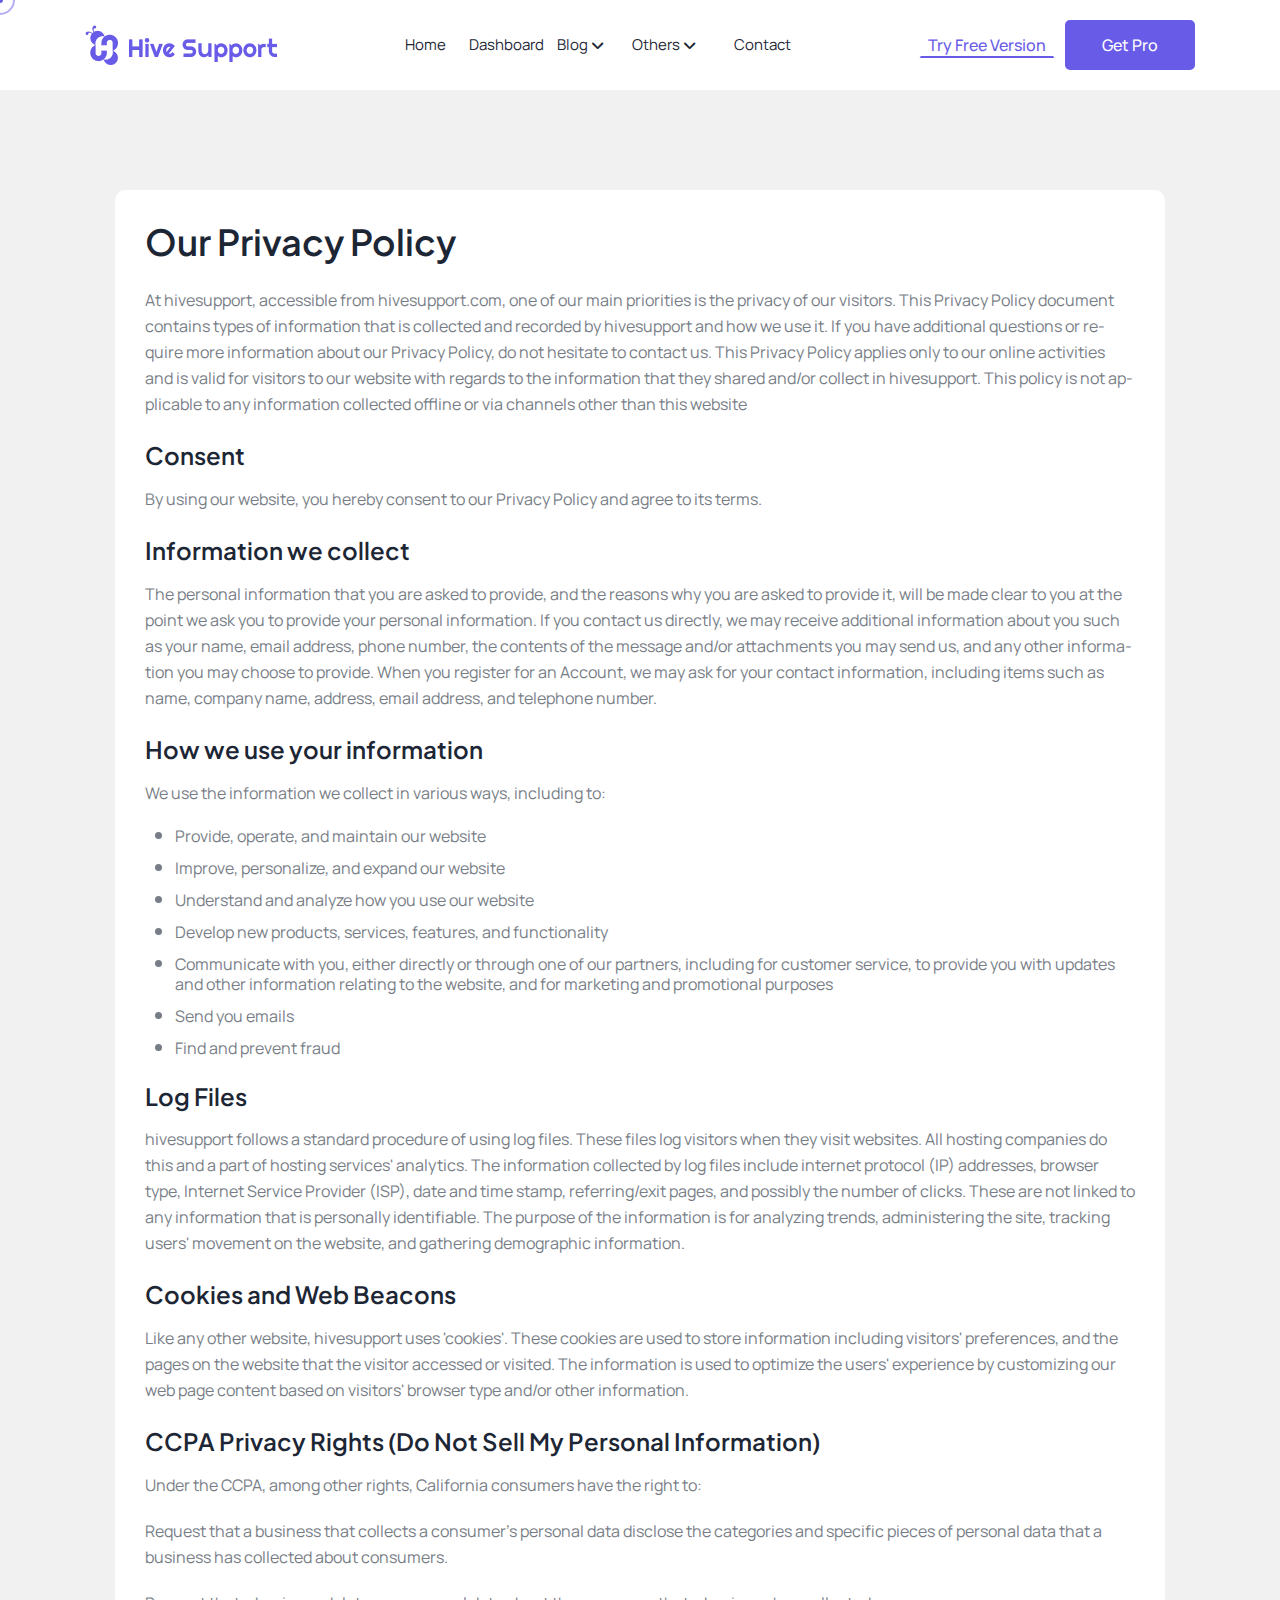
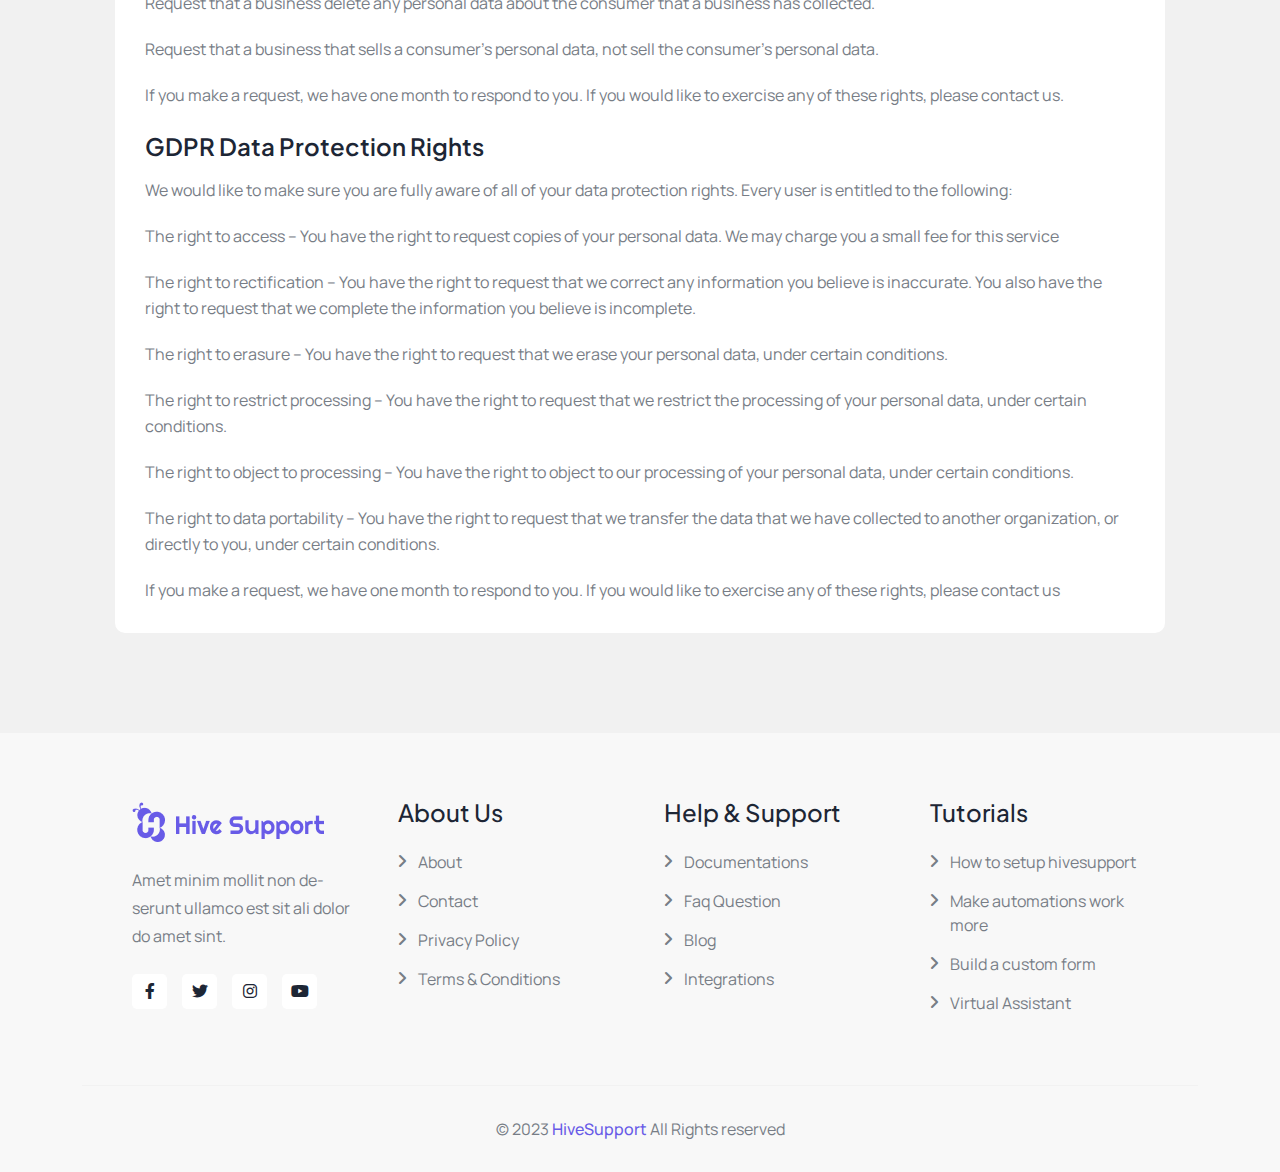
<file: hive_support/privacy_policy.html>
<!DOCTYPE html>
<html lang="en">

<head>
    <meta charset="UTF-8">
    <meta name="viewport" content="width=device-width, initial-scale=1.0">
    <meta http-equiv="X-UA-Compatible" content="IE=edge" />
    <meta http-equiv="X-UA-Compatible" content="ie=edge">
    <title> Hive Support - WordPress Plugin </title>

    <!-- favicon -->
    <link rel=icon href="favicon.png" sizes="16x16" type="icon/png">
    <!-- bootstrap -->
    <link rel="stylesheet" href="assets/css/bootstrap.min.css">
    <!-- Uicons Css -->
    <link rel="stylesheet" href="assets/css/uicons-all.css">
    <!-- FontAwesome Css -->
    <link rel="stylesheet" href="assets/css/all.min.css">
    <!-- Animate Css -->
    <link rel="stylesheet" href="assets/css/animate.css">
    <!-- Flat Pickr Css -->
    <link rel="stylesheet" href="assets/css/flatpicker.css">
    <!-- TellInput Css -->
    <link rel="stylesheet" href="assets/css/intlTelInput.css">
    <!-- Select2 Css -->
    <link rel="stylesheet" href="assets/css/select2.min.css">
    <!-- Summer note Css -->
    <link rel="stylesheet" href="assets/css/summernote-lite.min.css">
    <!-- Slick Css -->
    <link rel="stylesheet" href="assets/css/slick.css">
    <!-- Main Stylesheet -->
    <link rel="stylesheet" href="assets/css/style.css">

</head>

<body>

    <header class="header-style-01">
        <!-- Menu area Starts -->
        <nav class="navbar navbar-area navbar-padding navbar-expand-lg">
            <div class="container custom-container-one nav-container">
                <div class="logo-wrapper">
                    <a href="index.html" class="logo">
                        <img src="assets/img/logo_2.png" alt="">
                    </a>
                </div>
                <div class="responsive-mobile-menu d-lg-none">
                    <a href="javascript:void(0)" class="click-nav-right-icon">
                        <i class="fa-solid fa-ellipsis-vertical"></i>
                    </a>
                    <button class="navbar-toggler" type="button" data-bs-toggle="collapse" data-bs-target="#hive_support_menu">
                        <span class="navbar-toggler-icon"></span>
                    </button>
                </div>
                <div class="collapse navbar-collapse" id="hive_support_menu">
                    <ul class="navbar-nav">
                        <li><a href="index.html">Home</a></li>
                        <li><a href="dashboard.html">Dashboard</a></li>
                        <li class="menu-item-has-children current-menu-item">
                            <a href="javascript:void(0)">Blog</a>
                            <ul class="sub-menu">
                                <li><a href="blog.html">Blog</a></li>
                                <li><a href="blog_details.html">Blog Details</a></li>
                            </ul>
                        </li>
                        <li class="menu-item-has-children current-menu-item">
                            <a href="javascript:void(0)">Others</a>
                            <ul class="sub-menu">
                                <li><a href="affiliate.html">Affiliate</a></li>
                                <li><a href="lifetime_deal.html">LTD Page</a></li>
                                <li><a href="supportPortal.html">Support Portal</a></li>
                                <li><a href="supportTicket.html">Support Ticket</a></li>
                                <li><a href="price_plan.html">Price Plan</a></li>
                                <li><a href="faq.html">Faq</a></li>
                                <li><a href="privacy_policy.html">Privacy Policy</a></li>
                                <li><a href="refund_policy.html">Refund Policy</a></li>
                                <li><a href="signIn.html">Sign In</a></li>
                                <li><a href="signUp.html">Sign Up</a></li>
                                <li><a href="forgot_password.html">Forgot Password</a></li>
                            </ul>
                        </li>
                        <li><a href="contact.html">Contact</a></li>
                    </ul>
                </div>
                <div class="navbar-right-content show-nav-content">
                    <div class="single-right-content">
                        <div class="navbar-right-flex">
                            <div class="btn-wrapper">
                                <a href="javascript:void(0)" class="hive_btn btn_underline color_1">Try Free Version</a>
                            </div>
                            <div class="btn-wrapper">
                                <a href="javascript:void(0)" class="hive_btn btn_bg_1">Get Pro</a>
                            </div>
                        </div>
                    </div>
                </div>
            </div>
        </nav>
        <!-- Menu area end -->
    </header>
    <!-- Refund Policy area Starts -->
    <div class="hive_policy_area section-bg-2 padding-top-100 padding-bottom-100">
        <div class="container">
            <div class="hive_policy radius-10">
                <h3 class="hive_policy__title">Our Privacy Policy</h3>
                <div class="hive_policy__contents mt-4">
                    <div class="hive_policy__single">
                        <div class="hive_policy__single__contents mt-3">
                            <p class="hive_policy__single__para">At hivesupport, accessible from hivesupport.com, one of our main priorities is the privacy of our visitors. This Privacy Policy document contains types of information that is collected and recorded by hivesupport and how we use it. If you have additional questions or require more information about our Privacy Policy, do not hesitate to contact us. This Privacy Policy applies only to our online activities and is valid for visitors to our website with regards to the information that they shared and/or collect in hivesupport. This policy is not applicable to any information collected offline or via channels other than this website</p>
                        </div>
                    </div>
                    <div class="hive_policy__single">
                        <h4 class="hive_policy__single__title">Consent</h4>
                        <div class="hive_policy__single__contents mt-3">
                            <p class="hive_policy__single__para">By using our website, you hereby consent to our Privacy Policy and agree to its terms.</p>
                        </div>
                    </div>
                    <div class="hive_policy__single">
                        <h4 class="hive_policy__single__title">Information we collect</h4>
                        <div class="hive_policy__single__contents mt-3">
                            <p class="hive_policy__single__para">The personal information that you are asked to provide, and the reasons why you are asked to provide it, will be made clear to you at the point we ask you to provide your personal information. If you contact us directly, we may receive additional information about you such as your name, email address, phone number, the contents of the message and/or attachments you may send us, and any other information you may choose to provide. When you register for an Account, we may ask for your contact information, including items such as name, company name, address, email address, and telephone number.
                            </p>
                        </div>
                    </div>
                    <div class="hive_policy__single">
                        <h4 class="hive_policy__single__title">How we use your information</h4>
                        <div class="hive_policy__single__contents mt-3">
                            <p class="hive_policy__single__para">We use the information we collect in various ways, including to:</p>
                            <ul class="hive_policy__single__list">
                                <li>Provide, operate, and maintain our website</li>
                                <li>Improve, personalize, and expand our website</li>
                                <li>Understand and analyze how you use our website</li>
                                <li>Develop new products, services, features, and functionality</li>
                                <li>Communicate with you, either directly or through one of our partners, including for customer service, to provide you with updates and other information relating to the website, and for marketing and promotional purposes</li>
                                <li>Send you emails</li>
                                <li>Find and prevent fraud</li>
                            </ul>
                        </div>
                    </div>
                    <div class="hive_policy__single">
                        <h4 class="hive_policy__single__title">Log Files</h4>
                        <div class="hive_policy__single__contents mt-3">
                            <p class="hive_policy__single__para">hivesupport follows a standard procedure of using log files. These files log visitors when they visit websites. All hosting companies do this and a part of hosting services' analytics. The information collected by log files include internet protocol (IP) addresses, browser type, Internet Service Provider (ISP), date and time stamp, referring/exit pages, and possibly the number of clicks. These are not linked to any information that is personally identifiable. The purpose of the information is for analyzing trends, administering the site, tracking users' movement on the website, and gathering demographic information.
                            </p>
                        </div>
                    </div>
                    <div class="hive_policy__single">
                        <h4 class="hive_policy__single__title">Cookies and Web Beacons</h4>
                        <div class="hive_policy__single__contents mt-3">
                            <p class="hive_policy__single__para">Like any other website, hivesupport uses 'cookies'. These cookies are used to store information including visitors' preferences, and the pages on the website that the visitor accessed or visited. The information is used to optimize the users' experience by customizing our web page content based on visitors' browser type and/or other information.
                            </p>
                        </div>
                    </div>
                    <div class="hive_policy__single">
                        <h4 class="hive_policy__single__title">CCPA Privacy Rights (Do Not Sell My Personal Information)</h4>
                        <div class="hive_policy__single__contents mt-3">
                            <p class="hive_policy__single__para">Under the CCPA, among other rights, California consumers have the right to:
                            </p>
                            <p class="hive_policy__single__para">Request that a business that collects a consumer's personal data disclose the categories and specific pieces of personal data that a business has collected about consumers.
                            </p>
                            <p class="hive_policy__single__para">Request that a business delete any personal data about the consumer that a business has collected.
                            </p>
                            <p class="hive_policy__single__para">Request that a business that sells a consumer's personal data, not sell the consumer's personal data.
                            </p>
                            <p class="hive_policy__single__para">If you make a request, we have one month to respond to you. If you would like to exercise any of these rights, please contact us.
                            </p>
                        </div>
                    </div>
                    <div class="hive_policy__single">
                        <h4 class="hive_policy__single__title">GDPR Data Protection Rights</h4>
                        <div class="hive_policy__single__contents mt-3">
                            <p class="hive_policy__single__para">We would like to make sure you are fully aware of all of your data protection rights. Every user is entitled to the following:
                            </p>
                            <p class="hive_policy__single__para">The right to access – You have the right to request copies of your personal data. We may charge you a small fee for this service
                            </p>
                            <p class="hive_policy__single__para">The right to rectification – You have the right to request that we correct any information you believe is inaccurate. 
                                You also have the right to request that we complete the information you believe is incomplete.
                            </p>
                            <p class="hive_policy__single__para">The right to erasure – You have the right to request that we erase your personal data, under certain conditions.
                            </p>
                            <p class="hive_policy__single__para">The right to restrict processing – You have the right to request that we restrict the processing of your personal data, under certain conditions.
                            </p>
                            <p class="hive_policy__single__para">The right to object to processing – You have the right to object to our processing of your personal data, under certain conditions.
                            </p>
                            <p class="hive_policy__single__para">The right to data portability – You have the right to request that we transfer the data that we have collected to another organization, or directly to you, under certain conditions.
                            </p>
                            <p class="hive_policy__single__para">If you make a request, we have one month to respond to you. If you would like to exercise any of these rights, please contact us
                            </p>
                        </div>
                    </div>
                </div>
            </div>
        </div>
    </div>
    <!-- Refund Policy area end -->
    <!-- footer area start -->
    <footer class="footer_area section-bg-1">
        <div class="container">
            <div class="footer_area__wrapper">
                <div class="row gx-5 footer_area__top">
                    <div class="col-lg-3 col-sm-6 mt-4">
                        <div class="footer_widget widget">
                            <div class="footer_widget_logo">
                                <a href="index.html" class="footer_widget__logo__img"> <img src="assets/img/logo_2.png" alt="logo"> </a>
                            </div>
                            <div class="footer_widget__inner mt-4">
                                <p class="footer_widget__para"> Amet minim mollit non deserunt ullamco est sit ali dolor do amet sint.</p>
                                <div class="footer_widget__social mt-4">
                                    <ul class="footer_widget__socialList">
                                        <li class="footer_widget__socialList__item">
                                            <a class="footer_widget__socialList__link" href="javascript:void(0)"> <i class="fa-brands fa-facebook-f"></i> </a>
                                        </li>
                                        <li class="footer_widget__socialList__item">
                                            <a class="footer_widget__socialList__link" href="javascript:void(0)"> <i class="fa-brands fa-twitter"></i> </a>
                                        </li>
                                        <li class="footer_widget__socialList__item">
                                            <a class="footer_widget__socialList__link" href="javascript:void(0)"> <i class="fa-brands fa-instagram"></i> </a>
                                        </li>
                                        <li class="footer_widget__socialList__item">
                                            <a class="footer_widget__socialList__link" href="javascript:void(0)"> <i class="fa-brands fa-youtube"></i> </a>
                                        </li>
                                    </ul>
                                </div>
                            </div>
                        </div>
                    </div>
                    <div class="col-lg-3 col-sm-6 mt-4">
                        <div class="footer_widget widget">
                            <h4 class="footer_widget__title">About Us</h4>
                            <div class="footer_widget__inner mt-4">
                                <ul class="footer_widget__linkList">
                                    <li class="footer_widget__linkList__item">
                                        <a href="javascript:void(0)">About</a>
                                    </li>
                                    <li class="footer_widget__linkList__item">
                                        <a href="javascript:void(0)">Contact</a>
                                    </li>
                                    <li class="footer_widget__linkList__item">
                                        <a href="javascript:void(0)">Privacy Policy</a>
                                    </li>
                                    <li class="footer_widget__linkList__item">
                                        <a href="javascript:void(0)">Terms & Conditions</a>
                                    </li>
                                </ul>
                            </div>
                        </div>
                    </div>
                    <div class="col-lg-3 col-sm-6 mt-4">
                        <div class="footer_widget widget">
                            <h4 class="footer_widget__title">Help & Support</h4>
                            <div class="footer_widget__inner mt-4">
                                <ul class="footer_widget__linkList">
                                    <li class="footer_widget__linkList__item">
                                        <a href="javascript:void(0)">Documentations</a>
                                    </li>
                                    <li class="footer_widget__linkList__item">
                                        <a href="javascript:void(0)">Faq Question</a>
                                    </li>
                                    <li class="footer_widget__linkList__item">
                                        <a href="javascript:void(0)">Blog</a>
                                    </li>
                                    <li class="footer_widget__linkList__item">
                                        <a href="javascript:void(0)">Integrations</a>
                                    </li>
                                </ul>
                            </div>
                        </div>
                    </div>
                    <div class="col-lg-3 col-sm-6 mt-4">
                        <div class="footer_widget widget">
                            <h4 class="footer_widget__title">Tutorials</h4>
                            <div class="footer_widget__inner mt-4">
                                <ul class="footer_widget__linkList">
                                    <li class="footer_widget__linkList__item">
                                        <a href="javascript:void(0)">How to setup hivesupport</a>
                                    </li>
                                    <li class="footer_widget__linkList__item">
                                        <a href="javascript:void(0)">Make automations work more</a>
                                    </li>
                                    <li class="footer_widget__linkList__item">
                                        <a href="javascript:void(0)">Build a custom form</a>
                                    </li>
                                    <li class="footer_widget__linkList__item">
                                        <a href="javascript:void(0)">Virtual Assistant</a>
                                    </li>
                                </ul>
                            </div>
                        </div>
                    </div>
                </div>
                <div class="copyright_area copyright_border">
                    <div class="row">
                        <div class="col-12">
                            <div class="copyright_contents">
                                <span class="copyright_contents__main"> © 2023 <a href="index.html"> HiveSupport </a> All Rights reserved  </span>
                            </div>
                        </div>
                    </div>
                </div>
            </div>
        </div>
    </footer>
    <!-- footer area end -->
    <!-- back to top area start -->
    <div class="back_toTop">
        <span class="back_top"><i class="fa-solid fa-angle-up"></i></span>
    </div>
    <!-- back to top area end -->

    <!-- Mouse Cursor start -->
    <div class="mouse-move mouse-outer"></div>
    <div class="mouse-move mouse-inner"></div>
    <!-- Mouse Cursor Ends -->

    <!-- jquery -->
    <script src="assets/js/jquery-3.6.0.min.js"></script>
    <!-- jquery Migrate -->
    <script src="assets/js/jquery-migrate.min.js"></script>
    <!-- bootstrap -->
    <script src="assets/js/bootstrap.bundle.min.js"></script>
    <!-- Flat Pickr Js -->
    <script src="assets/js/flatpicker.js"></script>
    <!-- Wow Js -->
    <script src="assets/js/wow.js"></script>
    <!-- TellInput Js -->
    <script src="assets/js/intlTelInput.js"></script>
    <!--  Summer note Js -->
    <script src="assets/js/summernote-lite.min.js"></script>
    <!-- Slick Js -->
    <script src="assets/js/slick.js"></script>
    <!-- Select2 Js -->
    <script src="assets/js/select2.min.js"></script>
    <!-- Circle Progressbar Js -->
    <script src="assets/js/jquery.easypiechart.min.js"></script>
    <!-- Chart Js -->
    <script src="assets/js/chart.js"></script>
    <!-- Sortable Js -->
    <script src="assets/js/jquery-sortable-min.js"></script>
    <!-- Countdown Timer Js -->
    <script src="assets/js/jquery.syotimer.min.js"></script>
    <!-- Masonry Js -->
    <script src="assets/js/masonry.pkgd.min.js"></script>
    <!-- main js -->
    <script src="assets/js/main.js"></script>


</body>

</html>
</file>
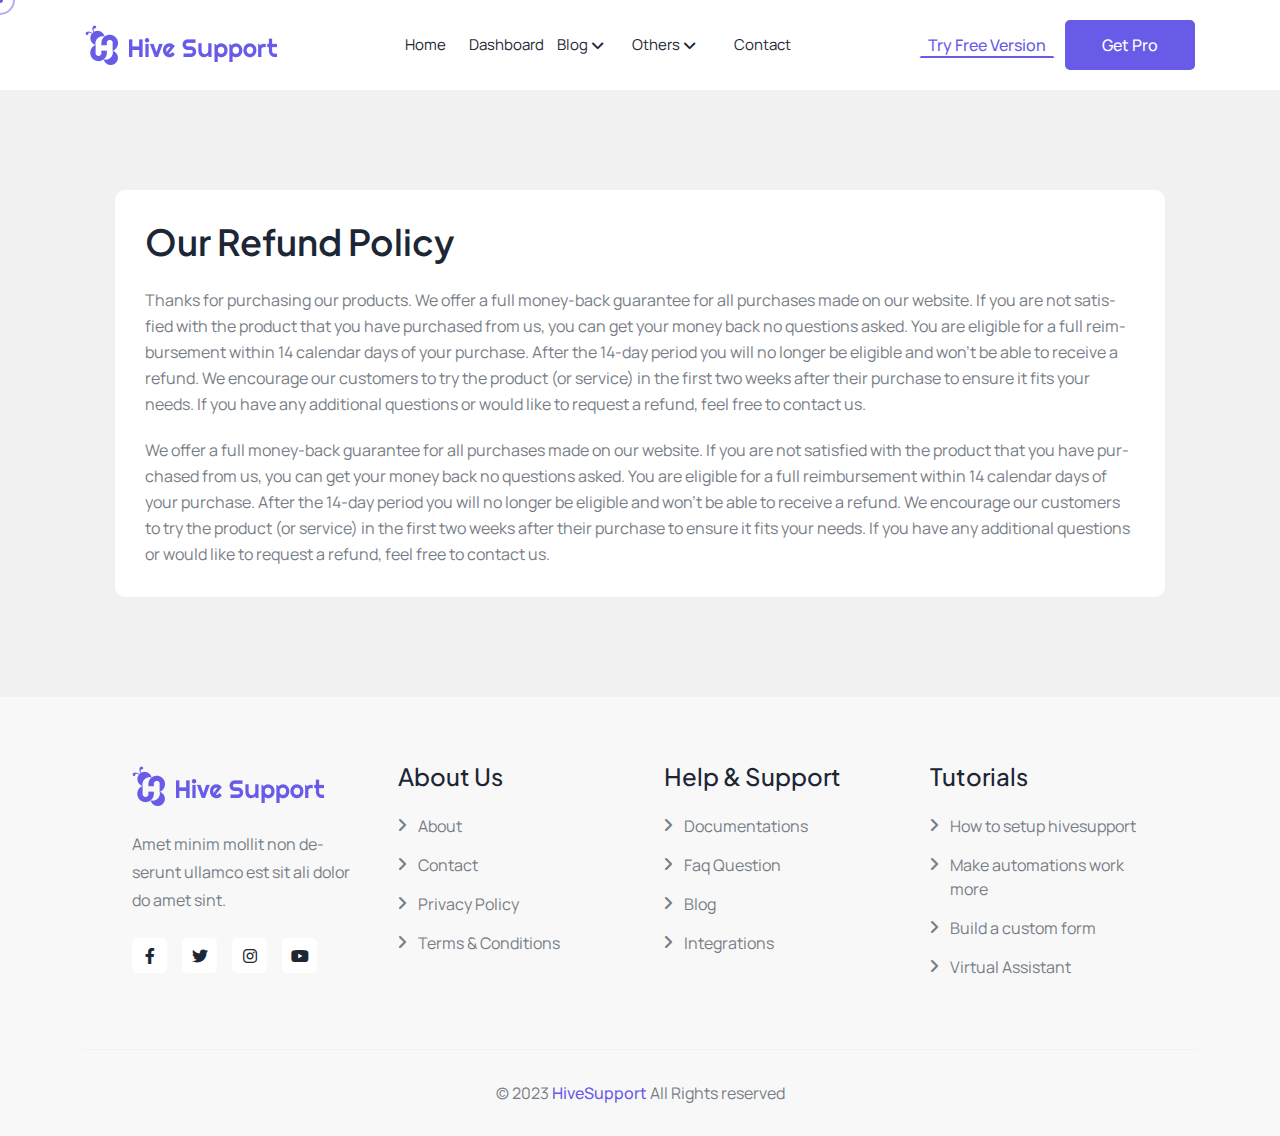
<file: hive_support/refund_policy.html>
<!DOCTYPE html>
<html lang="en">

<head>
    <meta charset="UTF-8">
    <meta name="viewport" content="width=device-width, initial-scale=1.0">
    <meta http-equiv="X-UA-Compatible" content="IE=edge" />
    <meta http-equiv="X-UA-Compatible" content="ie=edge">
    <title> Hive Support - WordPress Plugin </title>

    <!-- favicon -->
    <link rel=icon href="favicon.png" sizes="16x16" type="icon/png">
    <!-- bootstrap -->
    <link rel="stylesheet" href="assets/css/bootstrap.min.css">
    <!-- Uicons Css -->
    <link rel="stylesheet" href="assets/css/uicons-all.css">
    <!-- FontAwesome Css -->
    <link rel="stylesheet" href="assets/css/all.min.css">
    <!-- Animate Css -->
    <link rel="stylesheet" href="assets/css/animate.css">
    <!-- Flat Pickr Css -->
    <link rel="stylesheet" href="assets/css/flatpicker.css">
    <!-- TellInput Css -->
    <link rel="stylesheet" href="assets/css/intlTelInput.css">
    <!-- Select2 Css -->
    <link rel="stylesheet" href="assets/css/select2.min.css">
    <!-- Summer note Css -->
    <link rel="stylesheet" href="assets/css/summernote-lite.min.css">
    <!-- Slick Css -->
    <link rel="stylesheet" href="assets/css/slick.css">
    <!-- Main Stylesheet -->
    <link rel="stylesheet" href="assets/css/style.css">

</head>

<body>

    <header class="header-style-01">
        <!-- Menu area Starts -->
        <nav class="navbar navbar-area navbar-padding navbar-expand-lg">
            <div class="container custom-container-one nav-container">
                <div class="logo-wrapper">
                    <a href="index.html" class="logo">
                        <img src="assets/img/logo_2.png" alt="">
                    </a>
                </div>
                <div class="responsive-mobile-menu d-lg-none">
                    <a href="javascript:void(0)" class="click-nav-right-icon">
                        <i class="fa-solid fa-ellipsis-vertical"></i>
                    </a>
                    <button class="navbar-toggler" type="button" data-bs-toggle="collapse" data-bs-target="#hive_support_menu">
                        <span class="navbar-toggler-icon"></span>
                    </button>
                </div>
                <div class="collapse navbar-collapse" id="hive_support_menu">
                    <ul class="navbar-nav">
                        <li><a href="index.html">Home</a></li>
                        <li><a href="dashboard.html">Dashboard</a></li>
                        <li class="menu-item-has-children current-menu-item">
                            <a href="javascript:void(0)">Blog</a>
                            <ul class="sub-menu">
                                <li><a href="blog.html">Blog</a></li>
                                <li><a href="blog_details.html">Blog Details</a></li>
                            </ul>
                        </li>
                        <li class="menu-item-has-children current-menu-item">
                            <a href="javascript:void(0)">Others</a>
                            <ul class="sub-menu">
                                <li><a href="affiliate.html">Affiliate</a></li>
                                <li><a href="lifetime_deal.html">LTD Page</a></li>
                                <li><a href="supportPortal.html">Support Portal</a></li>
                                <li><a href="supportTicket.html">Support Ticket</a></li>
                                <li><a href="price_plan.html">Price Plan</a></li>
                                <li><a href="faq.html">Faq</a></li>
                                <li><a href="privacy_policy.html">Privacy Policy</a></li>
                                <li><a href="refund_policy.html">Refund Policy</a></li>
                                <li><a href="signIn.html">Sign In</a></li>
                                <li><a href="signUp.html">Sign Up</a></li>
                                <li><a href="forgot_password.html">Forgot Password</a></li>
                            </ul>
                        </li>
                        <li><a href="contact.html">Contact</a></li>
                    </ul>
                </div>
                <div class="navbar-right-content show-nav-content">
                    <div class="single-right-content">
                        <div class="navbar-right-flex">
                            <div class="btn-wrapper">
                                <a href="javascript:void(0)" class="hive_btn btn_underline color_1">Try Free Version</a>
                            </div>
                            <div class="btn-wrapper">
                                <a href="javascript:void(0)" class="hive_btn btn_bg_1">Get Pro</a>
                            </div>
                        </div>
                    </div>
                </div>
            </div>
        </nav>
        <!-- Menu area end -->
    </header>
    <!-- Refund Policy area Starts -->
    <div class="hive_policy_area section-bg-2 padding-top-100 padding-bottom-100">
        <div class="container">
            <div class="hive_policy radius-10">
                <h3 class="hive_policy__title">Our Refund Policy</h3>
                <div class="hive_policy__single__contents mt-4">
                    <div class="hive_policy__single">
                        <p class="hive_policy__single__para">Thanks for purchasing our products. We offer a full money-back guarantee for all purchases made on our website. If you are not satisfied with the product that you have purchased from us, you can get your money back no questions asked. You are eligible for a full reimbursement within 14 calendar days of your purchase. After the 14-day period you will no longer be eligible and won't be able to receive a refund. We encourage our customers to try the product (or service) in the first two weeks after their purchase to ensure it fits your needs. If you have any additional questions or would like to request a refund, 
                            feel free to contact us.</p>
                        <p class="hive_policy__single__para">We offer a full money-back guarantee for all purchases made on our website. If you are not satisfied with the product that you have purchased from us, you can get your money back no questions asked. You are eligible for a full reimbursement within 14 calendar days of your purchase. After the 14-day period you will no longer be eligible and won't be able to receive a refund. We encourage our customers to try the product (or service) in the first two weeks after their purchase to ensure it fits your needs. If you have any additional questions or would like to request a refund, 
                            feel free to contact us.</p>
                    </div>
                </div>
            </div>
        </div>
    </div>
    <!-- Refund Policy area end -->
    <!-- footer area start -->
    <footer class="footer_area section-bg-1">
        <div class="container">
            <div class="footer_area__wrapper">
                <div class="row gx-5 footer_area__top">
                    <div class="col-lg-3 col-sm-6 mt-4">
                        <div class="footer_widget widget">
                            <div class="footer_widget_logo">
                                <a href="index.html" class="footer_widget__logo__img"> <img src="assets/img/logo_2.png" alt="logo"> </a>
                            </div>
                            <div class="footer_widget__inner mt-4">
                                <p class="footer_widget__para"> Amet minim mollit non deserunt ullamco est sit ali dolor do amet sint.</p>
                                <div class="footer_widget__social mt-4">
                                    <ul class="footer_widget__socialList">
                                        <li class="footer_widget__socialList__item">
                                            <a class="footer_widget__socialList__link" href="javascript:void(0)"> <i class="fa-brands fa-facebook-f"></i> </a>
                                        </li>
                                        <li class="footer_widget__socialList__item">
                                            <a class="footer_widget__socialList__link" href="javascript:void(0)"> <i class="fa-brands fa-twitter"></i> </a>
                                        </li>
                                        <li class="footer_widget__socialList__item">
                                            <a class="footer_widget__socialList__link" href="javascript:void(0)"> <i class="fa-brands fa-instagram"></i> </a>
                                        </li>
                                        <li class="footer_widget__socialList__item">
                                            <a class="footer_widget__socialList__link" href="javascript:void(0)"> <i class="fa-brands fa-youtube"></i> </a>
                                        </li>
                                    </ul>
                                </div>
                            </div>
                        </div>
                    </div>
                    <div class="col-lg-3 col-sm-6 mt-4">
                        <div class="footer_widget widget">
                            <h4 class="footer_widget__title">About Us</h4>
                            <div class="footer_widget__inner mt-4">
                                <ul class="footer_widget__linkList">
                                    <li class="footer_widget__linkList__item">
                                        <a href="javascript:void(0)">About</a>
                                    </li>
                                    <li class="footer_widget__linkList__item">
                                        <a href="javascript:void(0)">Contact</a>
                                    </li>
                                    <li class="footer_widget__linkList__item">
                                        <a href="javascript:void(0)">Privacy Policy</a>
                                    </li>
                                    <li class="footer_widget__linkList__item">
                                        <a href="javascript:void(0)">Terms & Conditions</a>
                                    </li>
                                </ul>
                            </div>
                        </div>
                    </div>
                    <div class="col-lg-3 col-sm-6 mt-4">
                        <div class="footer_widget widget">
                            <h4 class="footer_widget__title">Help & Support</h4>
                            <div class="footer_widget__inner mt-4">
                                <ul class="footer_widget__linkList">
                                    <li class="footer_widget__linkList__item">
                                        <a href="javascript:void(0)">Documentations</a>
                                    </li>
                                    <li class="footer_widget__linkList__item">
                                        <a href="javascript:void(0)">Faq Question</a>
                                    </li>
                                    <li class="footer_widget__linkList__item">
                                        <a href="javascript:void(0)">Blog</a>
                                    </li>
                                    <li class="footer_widget__linkList__item">
                                        <a href="javascript:void(0)">Integrations</a>
                                    </li>
                                </ul>
                            </div>
                        </div>
                    </div>
                    <div class="col-lg-3 col-sm-6 mt-4">
                        <div class="footer_widget widget">
                            <h4 class="footer_widget__title">Tutorials</h4>
                            <div class="footer_widget__inner mt-4">
                                <ul class="footer_widget__linkList">
                                    <li class="footer_widget__linkList__item">
                                        <a href="javascript:void(0)">How to setup hivesupport</a>
                                    </li>
                                    <li class="footer_widget__linkList__item">
                                        <a href="javascript:void(0)">Make automations work more</a>
                                    </li>
                                    <li class="footer_widget__linkList__item">
                                        <a href="javascript:void(0)">Build a custom form</a>
                                    </li>
                                    <li class="footer_widget__linkList__item">
                                        <a href="javascript:void(0)">Virtual Assistant</a>
                                    </li>
                                </ul>
                            </div>
                        </div>
                    </div>
                </div>
                <div class="copyright_area copyright_border">
                    <div class="row">
                        <div class="col-12">
                            <div class="copyright_contents">
                                <span class="copyright_contents__main"> © 2023 <a href="index.html"> HiveSupport </a> All Rights reserved  </span>
                            </div>
                        </div>
                    </div>
                </div>
            </div>
        </div>
    </footer>
    <!-- footer area end -->
    <!-- back to top area start -->
    <div class="back_toTop">
        <span class="back_top"><i class="fa-solid fa-angle-up"></i></span>
    </div>
    <!-- back to top area end -->

    <!-- Mouse Cursor start -->
    <div class="mouse-move mouse-outer"></div>
    <div class="mouse-move mouse-inner"></div>
    <!-- Mouse Cursor Ends -->

    <!-- jquery -->
    <script src="assets/js/jquery-3.6.0.min.js"></script>
    <!-- jquery Migrate -->
    <script src="assets/js/jquery-migrate.min.js"></script>
    <!-- bootstrap -->
    <script src="assets/js/bootstrap.bundle.min.js"></script>
    <!-- Flat Pickr Js -->
    <script src="assets/js/flatpicker.js"></script>
    <!-- Wow Js -->
    <script src="assets/js/wow.js"></script>
    <!-- TellInput Js -->
    <script src="assets/js/intlTelInput.js"></script>
    <!--  Summer note Js -->
    <script src="assets/js/summernote-lite.min.js"></script>
    <!-- Slick Js -->
    <script src="assets/js/slick.js"></script>
    <!-- Select2 Js -->
    <script src="assets/js/select2.min.js"></script>
    <!-- Circle Progressbar Js -->
    <script src="assets/js/jquery.easypiechart.min.js"></script>
    <!-- Chart Js -->
    <script src="assets/js/chart.js"></script>
    <!-- Sortable Js -->
    <script src="assets/js/jquery-sortable-min.js"></script>
    <!-- Countdown Timer Js -->
    <script src="assets/js/jquery.syotimer.min.js"></script>
    <!-- Masonry Js -->
    <script src="assets/js/masonry.pkgd.min.js"></script>
    <!-- main js -->
    <script src="assets/js/main.js"></script>


</body>

</html>
</file>
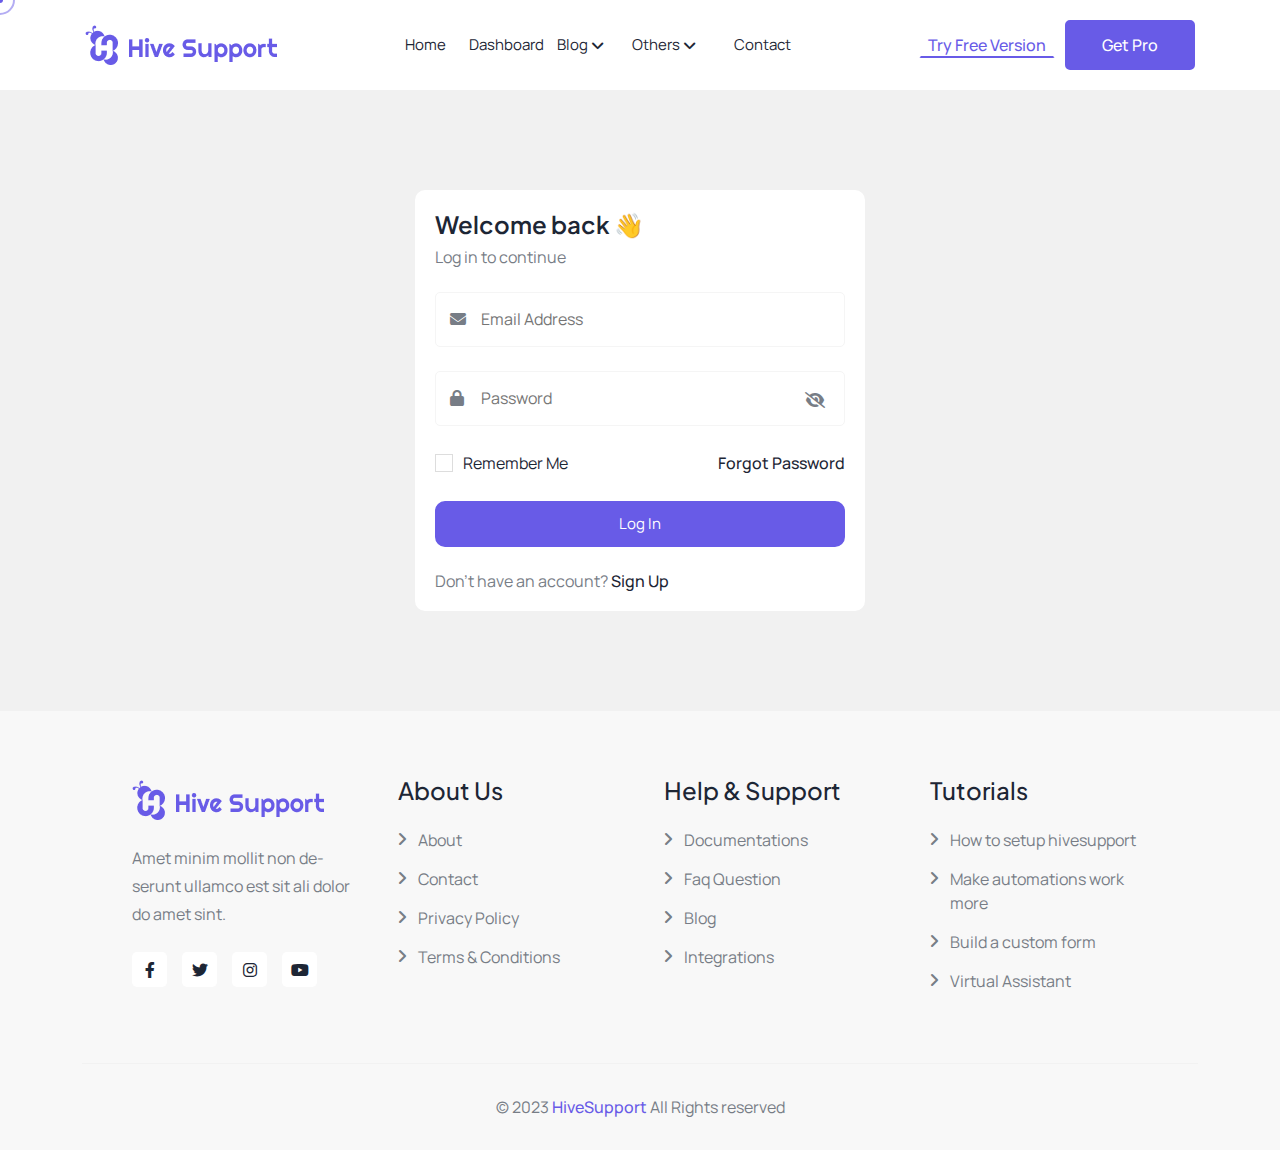
<file: hive_support/signIn.html>
<!DOCTYPE html>
<html lang="en">

<head>
    <meta charset="UTF-8">
    <meta name="viewport" content="width=device-width, initial-scale=1.0">
    <meta http-equiv="X-UA-Compatible" content="IE=edge" />
    <meta http-equiv="X-UA-Compatible" content="ie=edge">
    <title> Hive Support - WordPress Plugin </title>

    <!-- favicon -->
    <link rel=icon href="favicon.png" sizes="16x16" type="icon/png">
    <!-- bootstrap -->
    <link rel="stylesheet" href="assets/css/bootstrap.min.css">
    <!-- Uicons Css -->
    <link rel="stylesheet" href="assets/css/uicons-all.css">
    <!-- FontAwesome Css -->
    <link rel="stylesheet" href="assets/css/all.min.css">
    <!-- Animate Css -->
    <link rel="stylesheet" href="assets/css/animate.css">
    <!-- Flat Pickr Css -->
    <link rel="stylesheet" href="assets/css/flatpicker.css">
    <!-- TellInput Css -->
    <link rel="stylesheet" href="assets/css/intlTelInput.css">
    <!-- Select2 Css -->
    <link rel="stylesheet" href="assets/css/select2.min.css">
    <!-- Summer note Css -->
    <link rel="stylesheet" href="assets/css/summernote-lite.min.css">
    <!-- Slick Css -->
    <link rel="stylesheet" href="assets/css/slick.css">
    <!-- Main Stylesheet -->
    <link rel="stylesheet" href="assets/css/style.css">

</head>

<body>

    <header class="header-style-01">
        <!-- Menu area Starts -->
        <nav class="navbar navbar-area navbar-padding navbar-expand-lg">
            <div class="container custom-container-one nav-container">
                <div class="logo-wrapper">
                    <a href="index.html" class="logo">
                        <img src="assets/img/logo_2.png" alt="">
                    </a>
                </div>
                <div class="responsive-mobile-menu d-lg-none">
                    <a href="javascript:void(0)" class="click-nav-right-icon">
                        <i class="fa-solid fa-ellipsis-vertical"></i>
                    </a>
                    <button class="navbar-toggler" type="button" data-bs-toggle="collapse" data-bs-target="#hive_support_menu">
                        <span class="navbar-toggler-icon"></span>
                    </button>
                </div>
                <div class="collapse navbar-collapse" id="hive_support_menu">
                    <ul class="navbar-nav">
                        <li><a href="index.html">Home</a></li>
                        <li><a href="dashboard.html">Dashboard</a></li>
                        <li class="menu-item-has-children current-menu-item">
                            <a href="javascript:void(0)">Blog</a>
                            <ul class="sub-menu">
                                <li><a href="blog.html">Blog</a></li>
                                <li><a href="blog_details.html">Blog Details</a></li>
                            </ul>
                        </li>
                        <li class="menu-item-has-children current-menu-item">
                            <a href="javascript:void(0)">Others</a>
                            <ul class="sub-menu">
                                <li><a href="affiliate.html">Affiliate</a></li>
                                <li><a href="lifetime_deal.html">LTD Page</a></li>
                                <li><a href="supportPortal.html">Support Portal</a></li>
                                <li><a href="supportTicket.html">Support Ticket</a></li>
                                <li><a href="price_plan.html">Price Plan</a></li>
                                <li><a href="faq.html">Faq</a></li>
                                <li><a href="privacy_policy.html">Privacy Policy</a></li>
                                <li><a href="refund_policy.html">Refund Policy</a></li>
                                <li><a href="signIn.html">Sign In</a></li>
                                <li><a href="signUp.html">Sign Up</a></li>
                                <li><a href="forgot_password.html">Forgot Password</a></li>
                            </ul>
                        </li>
                        <li><a href="contact.html">Contact</a></li>
                    </ul>
                </div>
                <div class="navbar-right-content show-nav-content">
                    <div class="single-right-content">
                        <div class="navbar-right-flex">
                            <div class="btn-wrapper">
                                <a href="javascript:void(0)" class="hive_btn btn_underline color_1">Try Free Version</a>
                            </div>
                            <div class="btn-wrapper">
                                <a href="javascript:void(0)" class="hive_btn btn_bg_1">Get Pro</a>
                            </div>
                        </div>
                    </div>
                </div>
            </div>
        </nav>
        <!-- Menu area end -->
    </header>
    <!-- Sign In area Starts -->
    <div class="hive_signIn_area section-bg-2 padding-top-100 padding-bottom-100">
        <div class="container">
            <div class="hive_signIn__wrapper radius-10">
                <h3 class="hive_signIn__title">Welcome back 👋</h3>
                <p class="hive_signIn__para mt-2">Log in to continue</p>
                <div class="hive_signIn__form custom-form mt-4">
                    <form action="#">
                        <div class="single-input input-padding-left">
                            <input type="text" class="form--control radius-5" placeholder="Email Address">
                            <span class="input-icon"><i class="fa-solid fa-envelope"></i></span>
                        </div>
                        <div class="single-input input-padding-left">
                            <input type="password" class="form--control radius-5" placeholder="Password">
                            <span class="input-icon"><i class="fa-solid fa-lock"></i></span>
                            <span class="toggle-password"><i class="fa-solid fa-eye-slash"></i></span>
                        </div>
                        <div class="single-input">
                            <div class="d-flex flex-wrap gap-2 justify-content-between">
                                <div class="checkbox-inline">
                                    <input id="remember" type="checkbox" class="check-input">
                                    <label for="remember" class="checkbox-label">Remember Me</label>
                                </div>
                                <a href="forgot_password.html" class="forgot-password">Forgot Password</a>
                            </div>
                        </div>
                        <button type="submit" class="submit-btn w-100 radius-10">Log In</button>
                        <div class="single-input">
                            <p class="hive_signIn__para">Don't have an account? <a href="signUp.html" class="forgot-password">Sign Up</a></p>
                        </div>
                    </form>
                </div>
            </div>
        </div>
    </div>
    <!-- Sign In area end -->
    <!-- footer area start -->
    <footer class="footer_area section-bg-1">
        <div class="container">
            <div class="footer_area__wrapper">
                <div class="row gx-5 footer_area__top">
                    <div class="col-lg-3 col-sm-6 mt-4">
                        <div class="footer_widget widget">
                            <div class="footer_widget_logo">
                                <a href="index.html" class="footer_widget__logo__img"> <img src="assets/img/logo_2.png" alt="logo"> </a>
                            </div>
                            <div class="footer_widget__inner mt-4">
                                <p class="footer_widget__para"> Amet minim mollit non deserunt ullamco est sit ali dolor do amet sint.</p>
                                <div class="footer_widget__social mt-4">
                                    <ul class="footer_widget__socialList">
                                        <li class="footer_widget__socialList__item">
                                            <a class="footer_widget__socialList__link" href="javascript:void(0)"> <i class="fa-brands fa-facebook-f"></i> </a>
                                        </li>
                                        <li class="footer_widget__socialList__item">
                                            <a class="footer_widget__socialList__link" href="javascript:void(0)"> <i class="fa-brands fa-twitter"></i> </a>
                                        </li>
                                        <li class="footer_widget__socialList__item">
                                            <a class="footer_widget__socialList__link" href="javascript:void(0)"> <i class="fa-brands fa-instagram"></i> </a>
                                        </li>
                                        <li class="footer_widget__socialList__item">
                                            <a class="footer_widget__socialList__link" href="javascript:void(0)"> <i class="fa-brands fa-youtube"></i> </a>
                                        </li>
                                    </ul>
                                </div>
                            </div>
                        </div>
                    </div>
                    <div class="col-lg-3 col-sm-6 mt-4">
                        <div class="footer_widget widget">
                            <h4 class="footer_widget__title">About Us</h4>
                            <div class="footer_widget__inner mt-4">
                                <ul class="footer_widget__linkList">
                                    <li class="footer_widget__linkList__item">
                                        <a href="javascript:void(0)">About</a>
                                    </li>
                                    <li class="footer_widget__linkList__item">
                                        <a href="javascript:void(0)">Contact</a>
                                    </li>
                                    <li class="footer_widget__linkList__item">
                                        <a href="javascript:void(0)">Privacy Policy</a>
                                    </li>
                                    <li class="footer_widget__linkList__item">
                                        <a href="javascript:void(0)">Terms & Conditions</a>
                                    </li>
                                </ul>
                            </div>
                        </div>
                    </div>
                    <div class="col-lg-3 col-sm-6 mt-4">
                        <div class="footer_widget widget">
                            <h4 class="footer_widget__title">Help & Support</h4>
                            <div class="footer_widget__inner mt-4">
                                <ul class="footer_widget__linkList">
                                    <li class="footer_widget__linkList__item">
                                        <a href="javascript:void(0)">Documentations</a>
                                    </li>
                                    <li class="footer_widget__linkList__item">
                                        <a href="javascript:void(0)">Faq Question</a>
                                    </li>
                                    <li class="footer_widget__linkList__item">
                                        <a href="javascript:void(0)">Blog</a>
                                    </li>
                                    <li class="footer_widget__linkList__item">
                                        <a href="javascript:void(0)">Integrations</a>
                                    </li>
                                </ul>
                            </div>
                        </div>
                    </div>
                    <div class="col-lg-3 col-sm-6 mt-4">
                        <div class="footer_widget widget">
                            <h4 class="footer_widget__title">Tutorials</h4>
                            <div class="footer_widget__inner mt-4">
                                <ul class="footer_widget__linkList">
                                    <li class="footer_widget__linkList__item">
                                        <a href="javascript:void(0)">How to setup hivesupport</a>
                                    </li>
                                    <li class="footer_widget__linkList__item">
                                        <a href="javascript:void(0)">Make automations work more</a>
                                    </li>
                                    <li class="footer_widget__linkList__item">
                                        <a href="javascript:void(0)">Build a custom form</a>
                                    </li>
                                    <li class="footer_widget__linkList__item">
                                        <a href="javascript:void(0)">Virtual Assistant</a>
                                    </li>
                                </ul>
                            </div>
                        </div>
                    </div>
                </div>
                <div class="copyright_area copyright_border">
                    <div class="row">
                        <div class="col-12">
                            <div class="copyright_contents">
                                <span class="copyright_contents__main"> © 2023 <a href="index.html"> HiveSupport </a> All Rights reserved  </span>
                            </div>
                        </div>
                    </div>
                </div>
            </div>
        </div>
    </footer>
    <!-- footer area end -->
    <!-- back to top area start -->
    <div class="back_toTop">
        <span class="back_top"><i class="fa-solid fa-angle-up"></i></span>
    </div>
    <!-- back to top area end -->

    <!-- Mouse Cursor start -->
    <div class="mouse-move mouse-outer"></div>
    <div class="mouse-move mouse-inner"></div>
    <!-- Mouse Cursor Ends -->

    <!-- jquery -->
    <script src="assets/js/jquery-3.6.0.min.js"></script>
    <!-- jquery Migrate -->
    <script src="assets/js/jquery-migrate.min.js"></script>
    <!-- bootstrap -->
    <script src="assets/js/bootstrap.bundle.min.js"></script>
    <!-- Flat Pickr Js -->
    <script src="assets/js/flatpicker.js"></script>
    <!-- Wow Js -->
    <script src="assets/js/wow.js"></script>
    <!-- TellInput Js -->
    <script src="assets/js/intlTelInput.js"></script>
    <!--  Summer note Js -->
    <script src="assets/js/summernote-lite.min.js"></script>
    <!-- Slick Js -->
    <script src="assets/js/slick.js"></script>
    <!-- Select2 Js -->
    <script src="assets/js/select2.min.js"></script>
    <!-- Circle Progressbar Js -->
    <script src="assets/js/jquery.easypiechart.min.js"></script>
    <!-- Chart Js -->
    <script src="assets/js/chart.js"></script>
    <!-- Sortable Js -->
    <script src="assets/js/jquery-sortable-min.js"></script>
    <!-- Countdown Timer Js -->
    <script src="assets/js/jquery.syotimer.min.js"></script>
    <!-- Masonry Js -->
    <script src="assets/js/masonry.pkgd.min.js"></script>
    <!-- main js -->
    <script src="assets/js/main.js"></script>


</body>

</html>
</file>
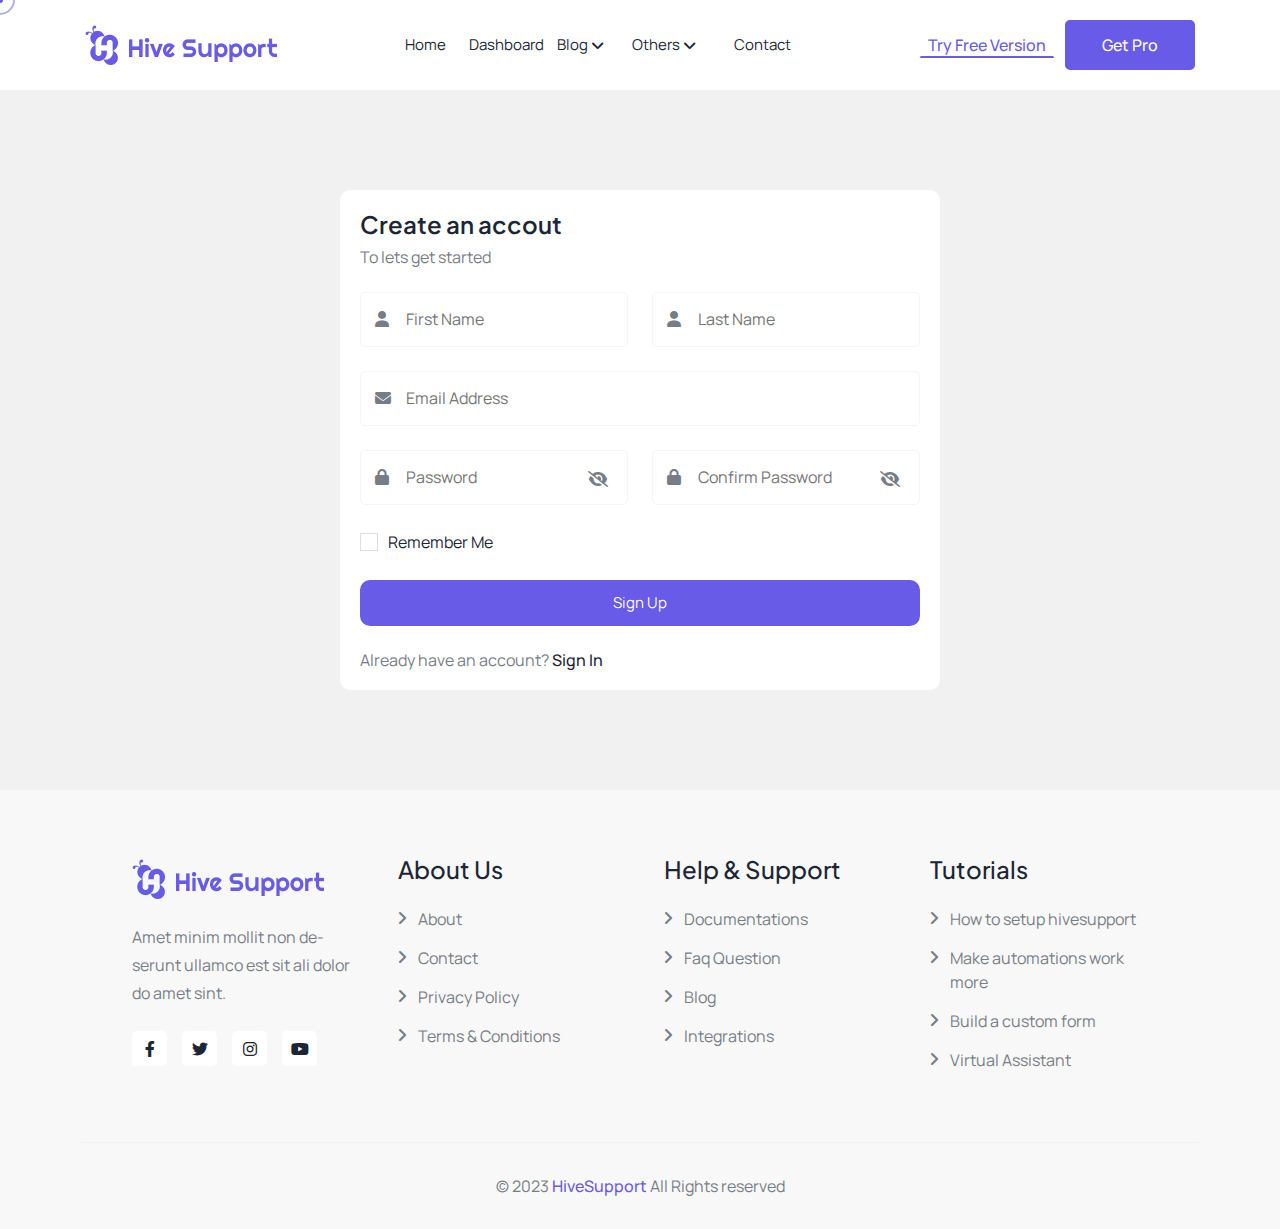
<file: hive_support/signUp.html>
<!DOCTYPE html>
<html lang="en">

<head>
    <meta charset="UTF-8">
    <meta name="viewport" content="width=device-width, initial-scale=1.0">
    <meta http-equiv="X-UA-Compatible" content="IE=edge" />
    <meta http-equiv="X-UA-Compatible" content="ie=edge">
    <title> Hive Support - WordPress Plugin </title>

    <!-- favicon -->
    <link rel=icon href="favicon.png" sizes="16x16" type="icon/png">
    <!-- bootstrap -->
    <link rel="stylesheet" href="assets/css/bootstrap.min.css">
    <!-- Uicons Css -->
    <link rel="stylesheet" href="assets/css/uicons-all.css">
    <!-- FontAwesome Css -->
    <link rel="stylesheet" href="assets/css/all.min.css">
    <!-- Animate Css -->
    <link rel="stylesheet" href="assets/css/animate.css">
    <!-- Flat Pickr Css -->
    <link rel="stylesheet" href="assets/css/flatpicker.css">
    <!-- TellInput Css -->
    <link rel="stylesheet" href="assets/css/intlTelInput.css">
    <!-- Select2 Css -->
    <link rel="stylesheet" href="assets/css/select2.min.css">
    <!-- Summer note Css -->
    <link rel="stylesheet" href="assets/css/summernote-lite.min.css">
    <!-- Slick Css -->
    <link rel="stylesheet" href="assets/css/slick.css">
    <!-- Main Stylesheet -->
    <link rel="stylesheet" href="assets/css/style.css">

</head>

<body>

    <header class="header-style-01">
        <!-- Menu area Starts -->
        <nav class="navbar navbar-area navbar-padding navbar-expand-lg">
            <div class="container custom-container-one nav-container">
                <div class="logo-wrapper">
                    <a href="index.html" class="logo">
                        <img src="assets/img/logo_2.png" alt="">
                    </a>
                </div>
                <div class="responsive-mobile-menu d-lg-none">
                    <a href="javascript:void(0)" class="click-nav-right-icon">
                        <i class="fa-solid fa-ellipsis-vertical"></i>
                    </a>
                    <button class="navbar-toggler" type="button" data-bs-toggle="collapse" data-bs-target="#hive_support_menu">
                        <span class="navbar-toggler-icon"></span>
                    </button>
                </div>
                <div class="collapse navbar-collapse" id="hive_support_menu">
                    <ul class="navbar-nav">
                        <li><a href="index.html">Home</a></li>
                        <li><a href="dashboard.html">Dashboard</a></li>
                        <li class="menu-item-has-children current-menu-item">
                            <a href="javascript:void(0)">Blog</a>
                            <ul class="sub-menu">
                                <li><a href="blog.html">Blog</a></li>
                                <li><a href="blog_details.html">Blog Details</a></li>
                            </ul>
                        </li>
                        <li class="menu-item-has-children current-menu-item">
                            <a href="javascript:void(0)">Others</a>
                            <ul class="sub-menu">
                                <li><a href="affiliate.html">Affiliate</a></li>
                                <li><a href="lifetime_deal.html">LTD Page</a></li>
                                <li><a href="supportPortal.html">Support Portal</a></li>
                                <li><a href="supportTicket.html">Support Ticket</a></li>
                                <li><a href="price_plan.html">Price Plan</a></li>
                                <li><a href="faq.html">Faq</a></li>
                                <li><a href="privacy_policy.html">Privacy Policy</a></li>
                                <li><a href="refund_policy.html">Refund Policy</a></li>
                                <li><a href="signIn.html">Sign In</a></li>
                                <li><a href="signUp.html">Sign Up</a></li>
                                <li><a href="forgot_password.html">Forgot Password</a></li>
                            </ul>
                        </li>
                        <li><a href="contact.html">Contact</a></li>
                    </ul>
                </div>
                <div class="navbar-right-content show-nav-content">
                    <div class="single-right-content">
                        <div class="navbar-right-flex">
                            <div class="btn-wrapper">
                                <a href="javascript:void(0)" class="hive_btn btn_underline color_1">Try Free Version</a>
                            </div>
                            <div class="btn-wrapper">
                                <a href="javascript:void(0)" class="hive_btn btn_bg_1">Get Pro</a>
                            </div>
                        </div>
                    </div>
                </div>
            </div>
        </nav>
        <!-- Menu area end -->
    </header>
    <!-- Sign In area Starts -->
    <div class="hive_signIn_area section-bg-2 padding-top-100 padding-bottom-100">
        <div class="container">
            <div class="hive_signIn__wrapper signUp__wrapper radius-10">
                <h3 class="hive_signIn__title">Create an accout</h3>
                <p class="hive_signIn__para mt-2">To lets get started</p>
                <div class="hive_signIn__form custom-form mt-4">
                    <form action="#">
                        <div class="single-flex-input">
                            <div class="single-input input-padding-left">
                                <input type="text" class="form--control radius-5" placeholder="First Name">
                                <span class="input-icon"><i class="fa-solid fa-user"></i></span>
                            </div>
                            <div class="single-input input-padding-left">
                                <input type="text" class="form--control radius-5" placeholder="Last Name">
                                <span class="input-icon"><i class="fa-solid fa-user"></i></span>
                            </div>
                        </div>
                        <div class="single-flex-input">
                            <div class="single-input input-padding-left">
                                <input type="text" class="form--control radius-5" placeholder="Email Address">
                                <span class="input-icon"><i class="fa-solid fa-envelope"></i></span>
                            </div>
                        </div>
                        <div class="single-flex-input">
                            <div class="single-input input-padding-left">
                                <input type="password" class="form--control radius-5" placeholder="Password">
                                <span class="input-icon"><i class="fa-solid fa-lock"></i></span>
                                <span class="toggle-password"><i class="fa-solid fa-eye-slash"></i></span>
                            </div>
                            <div class="single-input input-padding-left">
                                <input type="password" class="form--control radius-5" placeholder="Confirm Password">
                                <span class="input-icon"><i class="fa-solid fa-lock"></i></span>
                                <span class="toggle-password"><i class="fa-solid fa-eye-slash"></i></span>
                            </div>
                        </div>
                        <div class="single-input">
                            <div class="d-flex flex-wrap gap-2 justify-content-between">
                                <div class="checkbox-inline">
                                    <input id="remember" type="checkbox" class="check-input">
                                    <label for="remember" class="checkbox-label">Remember Me</label>
                                </div>
                                <!-- <a href="forgot_password.html" class="forgot-password">Forgot Password</a> -->
                            </div>
                        </div>
                        <button type="submit" class="submit-btn w-100 radius-10">Sign Up</button>
                        <div class="single-input">
                            <p class="hive_signIn__para">Already have an account? <a href="signIn.html" class="forgot-password">Sign In</a></p>
                        </div>
                    </form>
                </div>
            </div>
        </div>
    </div>
    <!-- Sign In area end -->
    <!-- footer area start -->
    <footer class="footer_area section-bg-1">
        <div class="container">
            <div class="footer_area__wrapper">
                <div class="row gx-5 footer_area__top">
                    <div class="col-lg-3 col-sm-6 mt-4">
                        <div class="footer_widget widget">
                            <div class="footer_widget_logo">
                                <a href="index.html" class="footer_widget__logo__img"> <img src="assets/img/logo_2.png" alt="logo"> </a>
                            </div>
                            <div class="footer_widget__inner mt-4">
                                <p class="footer_widget__para"> Amet minim mollit non deserunt ullamco est sit ali dolor do amet sint.</p>
                                <div class="footer_widget__social mt-4">
                                    <ul class="footer_widget__socialList">
                                        <li class="footer_widget__socialList__item">
                                            <a class="footer_widget__socialList__link" href="javascript:void(0)"> <i class="fa-brands fa-facebook-f"></i> </a>
                                        </li>
                                        <li class="footer_widget__socialList__item">
                                            <a class="footer_widget__socialList__link" href="javascript:void(0)"> <i class="fa-brands fa-twitter"></i> </a>
                                        </li>
                                        <li class="footer_widget__socialList__item">
                                            <a class="footer_widget__socialList__link" href="javascript:void(0)"> <i class="fa-brands fa-instagram"></i> </a>
                                        </li>
                                        <li class="footer_widget__socialList__item">
                                            <a class="footer_widget__socialList__link" href="javascript:void(0)"> <i class="fa-brands fa-youtube"></i> </a>
                                        </li>
                                    </ul>
                                </div>
                            </div>
                        </div>
                    </div>
                    <div class="col-lg-3 col-sm-6 mt-4">
                        <div class="footer_widget widget">
                            <h4 class="footer_widget__title">About Us</h4>
                            <div class="footer_widget__inner mt-4">
                                <ul class="footer_widget__linkList">
                                    <li class="footer_widget__linkList__item">
                                        <a href="javascript:void(0)">About</a>
                                    </li>
                                    <li class="footer_widget__linkList__item">
                                        <a href="javascript:void(0)">Contact</a>
                                    </li>
                                    <li class="footer_widget__linkList__item">
                                        <a href="javascript:void(0)">Privacy Policy</a>
                                    </li>
                                    <li class="footer_widget__linkList__item">
                                        <a href="javascript:void(0)">Terms & Conditions</a>
                                    </li>
                                </ul>
                            </div>
                        </div>
                    </div>
                    <div class="col-lg-3 col-sm-6 mt-4">
                        <div class="footer_widget widget">
                            <h4 class="footer_widget__title">Help & Support</h4>
                            <div class="footer_widget__inner mt-4">
                                <ul class="footer_widget__linkList">
                                    <li class="footer_widget__linkList__item">
                                        <a href="javascript:void(0)">Documentations</a>
                                    </li>
                                    <li class="footer_widget__linkList__item">
                                        <a href="javascript:void(0)">Faq Question</a>
                                    </li>
                                    <li class="footer_widget__linkList__item">
                                        <a href="javascript:void(0)">Blog</a>
                                    </li>
                                    <li class="footer_widget__linkList__item">
                                        <a href="javascript:void(0)">Integrations</a>
                                    </li>
                                </ul>
                            </div>
                        </div>
                    </div>
                    <div class="col-lg-3 col-sm-6 mt-4">
                        <div class="footer_widget widget">
                            <h4 class="footer_widget__title">Tutorials</h4>
                            <div class="footer_widget__inner mt-4">
                                <ul class="footer_widget__linkList">
                                    <li class="footer_widget__linkList__item">
                                        <a href="javascript:void(0)">How to setup hivesupport</a>
                                    </li>
                                    <li class="footer_widget__linkList__item">
                                        <a href="javascript:void(0)">Make automations work more</a>
                                    </li>
                                    <li class="footer_widget__linkList__item">
                                        <a href="javascript:void(0)">Build a custom form</a>
                                    </li>
                                    <li class="footer_widget__linkList__item">
                                        <a href="javascript:void(0)">Virtual Assistant</a>
                                    </li>
                                </ul>
                            </div>
                        </div>
                    </div>
                </div>
                <div class="copyright_area copyright_border">
                    <div class="row">
                        <div class="col-12">
                            <div class="copyright_contents">
                                <span class="copyright_contents__main"> © 2023 <a href="index.html"> HiveSupport </a> All Rights reserved  </span>
                            </div>
                        </div>
                    </div>
                </div>
            </div>
        </div>
    </footer>
    <!-- footer area end -->
    <!-- back to top area start -->
    <div class="back_toTop">
        <span class="back_top"><i class="fa-solid fa-angle-up"></i></span>
    </div>
    <!-- back to top area end -->

    <!-- Mouse Cursor start -->
    <div class="mouse-move mouse-outer"></div>
    <div class="mouse-move mouse-inner"></div>
    <!-- Mouse Cursor Ends -->

    <!-- jquery -->
    <script src="assets/js/jquery-3.6.0.min.js"></script>
    <!-- jquery Migrate -->
    <script src="assets/js/jquery-migrate.min.js"></script>
    <!-- bootstrap -->
    <script src="assets/js/bootstrap.bundle.min.js"></script>
    <!-- Flat Pickr Js -->
    <script src="assets/js/flatpicker.js"></script>
    <!-- Wow Js -->
    <script src="assets/js/wow.js"></script>
    <!-- TellInput Js -->
    <script src="assets/js/intlTelInput.js"></script>
    <!--  Summer note Js -->
    <script src="assets/js/summernote-lite.min.js"></script>
    <!-- Slick Js -->
    <script src="assets/js/slick.js"></script>
    <!-- Select2 Js -->
    <script src="assets/js/select2.min.js"></script>
    <!-- Circle Progressbar Js -->
    <script src="assets/js/jquery.easypiechart.min.js"></script>
    <!-- Chart Js -->
    <script src="assets/js/chart.js"></script>
    <!-- Sortable Js -->
    <script src="assets/js/jquery-sortable-min.js"></script>
    <!-- Countdown Timer Js -->
    <script src="assets/js/jquery.syotimer.min.js"></script>
    <!-- Masonry Js -->
    <script src="assets/js/masonry.pkgd.min.js"></script>
    <!-- main js -->
    <script src="assets/js/main.js"></script>


</body>

</html>
</file>
<file: hive_support/assets/css/uicons-all.css>
@font-face {
font-family: "uicons-solid-rounded";
src: url("../fonts/uicons/uicons-solid-rounded.eot#iefix") format("embedded-opentype"),
url("../fonts/uicons/uicons-solid-rounded.woff2") format("woff2"),
url("../fonts/uicons/uicons-solid-rounded.woff") format("woff");
}

    i[class^="fi-sr-"]:before, i[class*=" fi-sr-"]:before, span[class^="fi-sr-"]:before, span[class*="fi-sr-"]:before {
font-family: uicons-solid-rounded !important;
font-style: normal;
font-weight: normal !important;
font-variant: normal;
text-transform: none;
line-height: 1;
-webkit-font-smoothing: antialiased;
-moz-osx-font-smoothing: grayscale;
}

        .fi-sr-a:before {
    content: "\f101";
    }
        .fi-sr-ad:before {
    content: "\f102";
    }
        .fi-sr-add-document:before {
    content: "\f103";
    }
        .fi-sr-add-folder:before {
    content: "\f104";
    }
        .fi-sr-add:before {
    content: "\f105";
    }
        .fi-sr-address-book:before {
    content: "\f106";
    }
        .fi-sr-air-conditioner:before {
    content: "\f107";
    }
        .fi-sr-air-freshener:before {
    content: "\f108";
    }
        .fi-sr-alarm-clock:before {
    content: "\f109";
    }
        .fi-sr-alarm-exclamation:before {
    content: "\f10a";
    }
        .fi-sr-alarm-plus:before {
    content: "\f10b";
    }
        .fi-sr-alarm-snooze:before {
    content: "\f10c";
    }
        .fi-sr-align-justify:before {
    content: "\f10d";
    }
        .fi-sr-align-left:before {
    content: "\f10e";
    }
        .fi-sr-ambulance:before {
    content: "\f10f";
    }
        .fi-sr-amusement-park:before {
    content: "\f110";
    }
        .fi-sr-angle-circle-down:before {
    content: "\f111";
    }
        .fi-sr-angle-circle-left:before {
    content: "\f112";
    }
        .fi-sr-angle-circle-right:before {
    content: "\f113";
    }
        .fi-sr-angle-circle-up:before {
    content: "\f114";
    }
        .fi-sr-angle-double-left:before {
    content: "\f115";
    }
        .fi-sr-angle-double-right:before {
    content: "\f116";
    }
        .fi-sr-angle-double-small-down:before {
    content: "\f117";
    }
        .fi-sr-angle-double-small-left:before {
    content: "\f118";
    }
        .fi-sr-angle-double-small-right:before {
    content: "\f119";
    }
        .fi-sr-angle-double-small-up:before {
    content: "\f11a";
    }
        .fi-sr-angle-down:before {
    content: "\f11b";
    }
        .fi-sr-angle-left:before {
    content: "\f11c";
    }
        .fi-sr-angle-right:before {
    content: "\f11d";
    }
        .fi-sr-angle-small-down:before {
    content: "\f11e";
    }
        .fi-sr-angle-small-left:before {
    content: "\f11f";
    }
        .fi-sr-angle-small-right:before {
    content: "\f120";
    }
        .fi-sr-angle-small-up:before {
    content: "\f121";
    }
        .fi-sr-angle-square-down:before {
    content: "\f122";
    }
        .fi-sr-angle-square-left:before {
    content: "\f123";
    }
        .fi-sr-angle-square-right:before {
    content: "\f124";
    }
        .fi-sr-angle-square-up:before {
    content: "\f125";
    }
        .fi-sr-angle-up:before {
    content: "\f126";
    }
        .fi-sr-angry:before {
    content: "\f127";
    }
        .fi-sr-apple-whole:before {
    content: "\f128";
    }
        .fi-sr-apps-add:before {
    content: "\f129";
    }
        .fi-sr-apps-delete:before {
    content: "\f12a";
    }
        .fi-sr-apps-sort:before {
    content: "\f12b";
    }
        .fi-sr-apps:before {
    content: "\f12c";
    }
        .fi-sr-archive:before {
    content: "\f12d";
    }
        .fi-sr-arrow-alt-circle-down:before {
    content: "\f12e";
    }
        .fi-sr-arrow-alt-circle-left:before {
    content: "\f12f";
    }
        .fi-sr-arrow-alt-circle-right:before {
    content: "\f130";
    }
        .fi-sr-arrow-alt-circle-up:before {
    content: "\f131";
    }
        .fi-sr-arrow-alt-down:before {
    content: "\f132";
    }
        .fi-sr-arrow-alt-from-bottom:before {
    content: "\f133";
    }
        .fi-sr-arrow-alt-from-left:before {
    content: "\f134";
    }
        .fi-sr-arrow-alt-from-right:before {
    content: "\f135";
    }
        .fi-sr-arrow-alt-from-top:before {
    content: "\f136";
    }
        .fi-sr-arrow-alt-left:before {
    content: "\f137";
    }
        .fi-sr-arrow-alt-right:before {
    content: "\f138";
    }
        .fi-sr-arrow-alt-square-down:before {
    content: "\f139";
    }
        .fi-sr-arrow-alt-square-left:before {
    content: "\f13a";
    }
        .fi-sr-arrow-alt-square-right:before {
    content: "\f13b";
    }
        .fi-sr-arrow-alt-square-up:before {
    content: "\f13c";
    }
        .fi-sr-arrow-alt-to-bottom:before {
    content: "\f13d";
    }
        .fi-sr-arrow-alt-to-left:before {
    content: "\f13e";
    }
        .fi-sr-arrow-alt-to-right:before {
    content: "\f13f";
    }
        .fi-sr-arrow-alt-to-top:before {
    content: "\f140";
    }
        .fi-sr-arrow-alt-up:before {
    content: "\f141";
    }
        .fi-sr-arrow-circle-down:before {
    content: "\f142";
    }
        .fi-sr-arrow-circle-left:before {
    content: "\f143";
    }
        .fi-sr-arrow-circle-right:before {
    content: "\f144";
    }
        .fi-sr-arrow-circle-up:before {
    content: "\f145";
    }
        .fi-sr-arrow-down:before {
    content: "\f146";
    }
        .fi-sr-arrow-from-bottom:before {
    content: "\f147";
    }
        .fi-sr-arrow-from-left:before {
    content: "\f148";
    }
        .fi-sr-arrow-from-right:before {
    content: "\f149";
    }
        .fi-sr-arrow-from-top:before {
    content: "\f14a";
    }
        .fi-sr-arrow-left:before {
    content: "\f14b";
    }
        .fi-sr-arrow-right:before {
    content: "\f14c";
    }
        .fi-sr-arrow-small-down:before {
    content: "\f14d";
    }
        .fi-sr-arrow-small-left:before {
    content: "\f14e";
    }
        .fi-sr-arrow-small-right:before {
    content: "\f14f";
    }
        .fi-sr-arrow-small-up:before {
    content: "\f150";
    }
        .fi-sr-arrow-square-down:before {
    content: "\f151";
    }
        .fi-sr-arrow-square-left:before {
    content: "\f152";
    }
        .fi-sr-arrow-square-right:before {
    content: "\f153";
    }
        .fi-sr-arrow-square-up:before {
    content: "\f154";
    }
        .fi-sr-arrow-to-bottom:before {
    content: "\f155";
    }
        .fi-sr-arrow-to-left:before {
    content: "\f156";
    }
        .fi-sr-arrow-to-right:before {
    content: "\f157";
    }
        .fi-sr-arrow-to-top:before {
    content: "\f158";
    }
        .fi-sr-arrow-trend-down:before {
    content: "\f159";
    }
        .fi-sr-arrow-trend-up:before {
    content: "\f15a";
    }
        .fi-sr-arrow-up-from-square:before {
    content: "\f15b";
    }
        .fi-sr-arrow-up-left-from-circle:before {
    content: "\f15c";
    }
        .fi-sr-arrow-up-left:before {
    content: "\f15d";
    }
        .fi-sr-arrow-up-right-and-arrow-down-left-from-center:before {
    content: "\f15e";
    }
        .fi-sr-arrow-up-right-from-square:before {
    content: "\f15f";
    }
        .fi-sr-arrow-up-right:before {
    content: "\f160";
    }
        .fi-sr-arrow-up-square-triangle:before {
    content: "\f161";
    }
        .fi-sr-arrow-up-to-dotted-line:before {
    content: "\f162";
    }
        .fi-sr-arrow-up:before {
    content: "\f163";
    }
        .fi-sr-arrows-alt-h:before {
    content: "\f164";
    }
        .fi-sr-arrows-alt-v:before {
    content: "\f165";
    }
        .fi-sr-arrows-alt:before {
    content: "\f166";
    }
        .fi-sr-arrows-cross:before {
    content: "\f167";
    }
        .fi-sr-arrows-from-dotted-line:before {
    content: "\f168";
    }
        .fi-sr-arrows-from-line:before {
    content: "\f169";
    }
        .fi-sr-arrows-h-copy:before {
    content: "\f16a";
    }
        .fi-sr-arrows-h:before {
    content: "\f16b";
    }
        .fi-sr-arrows-repeat-1:before {
    content: "\f16c";
    }
        .fi-sr-arrows-repeat:before {
    content: "\f16d";
    }
        .fi-sr-arrows-to-dotted-line:before {
    content: "\f16e";
    }
        .fi-sr-arrows-to-line:before {
    content: "\f16f";
    }
        .fi-sr-arrows:before {
    content: "\f170";
    }
        .fi-sr-assept-document:before {
    content: "\f171";
    }
        .fi-sr-assistive-listening-systems:before {
    content: "\f172";
    }
        .fi-sr-asterik:before {
    content: "\f173";
    }
        .fi-sr-at:before {
    content: "\f174";
    }
        .fi-sr-aubergine:before {
    content: "\f175";
    }
        .fi-sr-avocado:before {
    content: "\f176";
    }
        .fi-sr-b:before {
    content: "\f177";
    }
        .fi-sr-baby-carriage:before {
    content: "\f178";
    }
        .fi-sr-backpack:before {
    content: "\f179";
    }
        .fi-sr-bacon:before {
    content: "\f17a";
    }
        .fi-sr-badge-check:before {
    content: "\f17b";
    }
        .fi-sr-badge-dollar:before {
    content: "\f17c";
    }
        .fi-sr-badge-percent:before {
    content: "\f17d";
    }
        .fi-sr-badge-sheriff:before {
    content: "\f17e";
    }
        .fi-sr-badge:before {
    content: "\f17f";
    }
        .fi-sr-bags-shopping:before {
    content: "\f180";
    }
        .fi-sr-bahai:before {
    content: "\f181";
    }
        .fi-sr-balance-scale-left:before {
    content: "\f182";
    }
        .fi-sr-balance-scale-right:before {
    content: "\f183";
    }
        .fi-sr-balance-scale:before {
    content: "\f184";
    }
        .fi-sr-balloons:before {
    content: "\f185";
    }
        .fi-sr-ballot:before {
    content: "\f186";
    }
        .fi-sr-ban:before {
    content: "\f187";
    }
        .fi-sr-band-aid:before {
    content: "\f188";
    }
        .fi-sr-bank:before {
    content: "\f189";
    }
        .fi-sr-barber-shop:before {
    content: "\f18a";
    }
        .fi-sr-barcode-read:before {
    content: "\f18b";
    }
        .fi-sr-barcode-scan:before {
    content: "\f18c";
    }
        .fi-sr-barcode:before {
    content: "\f18d";
    }
        .fi-sr-bars-progress:before {
    content: "\f18e";
    }
        .fi-sr-baseball-alt:before {
    content: "\f18f";
    }
        .fi-sr-baseball:before {
    content: "\f190";
    }
        .fi-sr-basketball-hoop:before {
    content: "\f191";
    }
        .fi-sr-basketball:before {
    content: "\f192";
    }
        .fi-sr-bed-alt:before {
    content: "\f193";
    }
        .fi-sr-bed:before {
    content: "\f194";
    }
        .fi-sr-beer:before {
    content: "\f195";
    }
        .fi-sr-bell-ring:before {
    content: "\f196";
    }
        .fi-sr-bell-school:before {
    content: "\f197";
    }
        .fi-sr-bell:before {
    content: "\f198";
    }
        .fi-sr-bike:before {
    content: "\f199";
    }
        .fi-sr-biking-mountain:before {
    content: "\f19a";
    }
        .fi-sr-biking:before {
    content: "\f19b";
    }
        .fi-sr-billiard:before {
    content: "\f19c";
    }
        .fi-sr-blinds-open:before {
    content: "\f19d";
    }
        .fi-sr-blinds-raised:before {
    content: "\f19e";
    }
        .fi-sr-blinds:before {
    content: "\f19f";
    }
        .fi-sr-blossom:before {
    content: "\f1a0";
    }
        .fi-sr-bold:before {
    content: "\f1a1";
    }
        .fi-sr-bolt:before {
    content: "\f1a2";
    }
        .fi-sr-book-alt:before {
    content: "\f1a3";
    }
        .fi-sr-book-arrow-right:before {
    content: "\f1a4";
    }
        .fi-sr-book-arrow-up:before {
    content: "\f1a5";
    }
        .fi-sr-book-bookmark:before {
    content: "\f1a6";
    }
        .fi-sr-book-open-cover:before {
    content: "\f1a7";
    }
        .fi-sr-book-open-reader:before {
    content: "\f1a8";
    }
        .fi-sr-book:before {
    content: "\f1a9";
    }
        .fi-sr-bookmark:before {
    content: "\f1aa";
    }
        .fi-sr-books:before {
    content: "\f1ab";
    }
        .fi-sr-bottle:before {
    content: "\f1ac";
    }
        .fi-sr-bow-arrow:before {
    content: "\f1ad";
    }
        .fi-sr-bowling-ball:before {
    content: "\f1ae";
    }
        .fi-sr-bowling-pins:before {
    content: "\f1af";
    }
        .fi-sr-bowling:before {
    content: "\f1b0";
    }
        .fi-sr-box-alt:before {
    content: "\f1b1";
    }
        .fi-sr-box-ballot:before {
    content: "\f1b2";
    }
        .fi-sr-box-check:before {
    content: "\f1b3";
    }
        .fi-sr-box-tissue:before {
    content: "\f1b4";
    }
        .fi-sr-box:before {
    content: "\f1b5";
    }
        .fi-sr-boxes:before {
    content: "\f1b6";
    }
        .fi-sr-boxing-glove:before {
    content: "\f1b7";
    }
        .fi-sr-braille:before {
    content: "\f1b8";
    }
        .fi-sr-brain-circuit:before {
    content: "\f1b9";
    }
        .fi-sr-bread-slice:before {
    content: "\f1ba";
    }
        .fi-sr-bread:before {
    content: "\f1bb";
    }
        .fi-sr-briefcase:before {
    content: "\f1bc";
    }
        .fi-sr-broccoli:before {
    content: "\f1bd";
    }
        .fi-sr-broom:before {
    content: "\f1be";
    }
        .fi-sr-browser:before {
    content: "\f1bf";
    }
        .fi-sr-brush:before {
    content: "\f1c0";
    }
        .fi-sr-bug:before {
    content: "\f1c1";
    }
        .fi-sr-building:before {
    content: "\f1c2";
    }
        .fi-sr-bulb:before {
    content: "\f1c3";
    }
        .fi-sr-bullseye-pointer:before {
    content: "\f1c4";
    }
        .fi-sr-bullseye:before {
    content: "\f1c5";
    }
        .fi-sr-burrito:before {
    content: "\f1c6";
    }
        .fi-sr-bus-alt:before {
    content: "\f1c7";
    }
        .fi-sr-bus:before {
    content: "\f1c8";
    }
        .fi-sr-business-time:before {
    content: "\f1c9";
    }
        .fi-sr-butterfly:before {
    content: "\f1ca";
    }
        .fi-sr-c:before {
    content: "\f1cb";
    }
        .fi-sr-cake-birthday:before {
    content: "\f1cc";
    }
        .fi-sr-cake-wedding:before {
    content: "\f1cd";
    }
        .fi-sr-calculator:before {
    content: "\f1ce";
    }
        .fi-sr-calendar-check:before {
    content: "\f1cf";
    }
        .fi-sr-calendar-clock:before {
    content: "\f1d0";
    }
        .fi-sr-calendar-exclamation:before {
    content: "\f1d1";
    }
        .fi-sr-calendar-lines-pen:before {
    content: "\f1d2";
    }
        .fi-sr-calendar-lines:before {
    content: "\f1d3";
    }
        .fi-sr-calendar-minus:before {
    content: "\f1d4";
    }
        .fi-sr-calendar-pen:before {
    content: "\f1d5";
    }
        .fi-sr-calendar-plus:before {
    content: "\f1d6";
    }
        .fi-sr-calendar:before {
    content: "\f1d7";
    }
        .fi-sr-calendars:before {
    content: "\f1d8";
    }
        .fi-sr-call-history:before {
    content: "\f1d9";
    }
        .fi-sr-call-incoming:before {
    content: "\f1da";
    }
        .fi-sr-call-missed:before {
    content: "\f1db";
    }
        .fi-sr-call-outgoing:before {
    content: "\f1dc";
    }
        .fi-sr-camcorder:before {
    content: "\f1dd";
    }
        .fi-sr-camera:before {
    content: "\f1de";
    }
        .fi-sr-camping:before {
    content: "\f1df";
    }
        .fi-sr-candy-alt:before {
    content: "\f1e0";
    }
        .fi-sr-candy:before {
    content: "\f1e1";
    }
        .fi-sr-canned-food:before {
    content: "\f1e2";
    }
        .fi-sr-car-alt:before {
    content: "\f1e3";
    }
        .fi-sr-car-battery:before {
    content: "\f1e4";
    }
        .fi-sr-car-bolt:before {
    content: "\f1e5";
    }
        .fi-sr-car-building:before {
    content: "\f1e6";
    }
        .fi-sr-car-bump:before {
    content: "\f1e7";
    }
        .fi-sr-car-bus:before {
    content: "\f1e8";
    }
        .fi-sr-car-circle-bolt:before {
    content: "\f1e9";
    }
        .fi-sr-car-crash:before {
    content: "\f1ea";
    }
        .fi-sr-car-garage:before {
    content: "\f1eb";
    }
        .fi-sr-car-mechanic:before {
    content: "\f1ec";
    }
        .fi-sr-car-side-bolt:before {
    content: "\f1ed";
    }
        .fi-sr-car-side:before {
    content: "\f1ee";
    }
        .fi-sr-car-tilt:before {
    content: "\f1ef";
    }
        .fi-sr-car-wash:before {
    content: "\f1f0";
    }
        .fi-sr-car:before {
    content: "\f1f1";
    }
        .fi-sr-caravan-alt:before {
    content: "\f1f2";
    }
        .fi-sr-caravan:before {
    content: "\f1f3";
    }
        .fi-sr-caret-circle-down:before {
    content: "\f1f4";
    }
        .fi-sr-caret-circle-right:before {
    content: "\f1f5";
    }
        .fi-sr-caret-circle-up:before {
    content: "\f1f6";
    }
        .fi-sr-caret-down:before {
    content: "\f1f7";
    }
        .fi-sr-caret-left:before {
    content: "\f1f8";
    }
        .fi-sr-caret-quare-up:before {
    content: "\f1f9";
    }
        .fi-sr-caret-right:before {
    content: "\f1fa";
    }
        .fi-sr-caret-square-down:before {
    content: "\f1fb";
    }
        .fi-sr-caret-square-left_1:before {
    content: "\f1fc";
    }
        .fi-sr-caret-square-left:before {
    content: "\f1fd";
    }
        .fi-sr-caret-square-right:before {
    content: "\f1fe";
    }
        .fi-sr-caret-up:before {
    content: "\f1ff";
    }
        .fi-sr-carrot:before {
    content: "\f200";
    }
        .fi-sr-cars:before {
    content: "\f201";
    }
        .fi-sr-cash-register:before {
    content: "\f202";
    }
        .fi-sr-chair-office:before {
    content: "\f203";
    }
        .fi-sr-chair:before {
    content: "\f204";
    }
        .fi-sr-charging-station:before {
    content: "\f205";
    }
        .fi-sr-chart-area:before {
    content: "\f206";
    }
        .fi-sr-chart-connected:before {
    content: "\f207";
    }
        .fi-sr-chart-histogram:before {
    content: "\f208";
    }
        .fi-sr-chart-line-up:before {
    content: "\f209";
    }
        .fi-sr-chart-network:before {
    content: "\f20a";
    }
        .fi-sr-chart-pie-alt:before {
    content: "\f20b";
    }
        .fi-sr-chart-pie:before {
    content: "\f20c";
    }
        .fi-sr-chart-pyramid:before {
    content: "\f20d";
    }
        .fi-sr-chart-scatter:before {
    content: "\f20e";
    }
        .fi-sr-chart-set-theory:before {
    content: "\f20f";
    }
        .fi-sr-chart-tree:before {
    content: "\f210";
    }
        .fi-sr-chat-arrow-down:before {
    content: "\f211";
    }
        .fi-sr-chat-arrow-grow:before {
    content: "\f212";
    }
        .fi-sr-check:before {
    content: "\f213";
    }
        .fi-sr-checkbox:before {
    content: "\f214";
    }
        .fi-sr-cheese:before {
    content: "\f215";
    }
        .fi-sr-cherry:before {
    content: "\f216";
    }
        .fi-sr-chess-bishop:before {
    content: "\f217";
    }
        .fi-sr-chess-board:before {
    content: "\f218";
    }
        .fi-sr-chess-clock-alt:before {
    content: "\f219";
    }
        .fi-sr-chess-clock:before {
    content: "\f21a";
    }
        .fi-sr-chess-king-alt:before {
    content: "\f21b";
    }
        .fi-sr-chess-king:before {
    content: "\f21c";
    }
        .fi-sr-chess-knight-alt:before {
    content: "\f21d";
    }
        .fi-sr-chess-knight:before {
    content: "\f21e";
    }
        .fi-sr-chess-pawn-alt:before {
    content: "\f21f";
    }
        .fi-sr-chess-pawn:before {
    content: "\f220";
    }
        .fi-sr-chess-piece:before {
    content: "\f221";
    }
        .fi-sr-chess-queen-alt:before {
    content: "\f222";
    }
        .fi-sr-chess-queen:before {
    content: "\f223";
    }
        .fi-sr-chess-rook-alt:before {
    content: "\f224";
    }
        .fi-sr-chess-rook:before {
    content: "\f225";
    }
        .fi-sr-chess:before {
    content: "\f226";
    }
        .fi-sr-chevron-double-down:before {
    content: "\f227";
    }
        .fi-sr-chevron-double-up:before {
    content: "\f228";
    }
        .fi-sr-child-head:before {
    content: "\f229";
    }
        .fi-sr-chocolate:before {
    content: "\f22a";
    }
        .fi-sr-circle-envelope:before {
    content: "\f22b";
    }
        .fi-sr-circle-phone-flip:before {
    content: "\f22c";
    }
        .fi-sr-circle-phone-hangup:before {
    content: "\f22d";
    }
        .fi-sr-circle-phone:before {
    content: "\f22e";
    }
        .fi-sr-circle-small:before {
    content: "\f22f";
    }
        .fi-sr-circle:before {
    content: "\f230";
    }
        .fi-sr-clip:before {
    content: "\f231";
    }
        .fi-sr-clipboard-list-check:before {
    content: "\f232";
    }
        .fi-sr-clipboard-list:before {
    content: "\f233";
    }
        .fi-sr-clock-eight-thirty:before {
    content: "\f234";
    }
        .fi-sr-clock-eleven-thirty:before {
    content: "\f235";
    }
        .fi-sr-clock-eleven:before {
    content: "\f236";
    }
        .fi-sr-clock-five-thirty:before {
    content: "\f237";
    }
        .fi-sr-clock-five:before {
    content: "\f238";
    }
        .fi-sr-clock-four-thirty:before {
    content: "\f239";
    }
        .fi-sr-clock-nine-thirty:before {
    content: "\f23a";
    }
        .fi-sr-clock-nine:before {
    content: "\f23b";
    }
        .fi-sr-clock-one-thirty:before {
    content: "\f23c";
    }
        .fi-sr-clock-one:before {
    content: "\f23d";
    }
        .fi-sr-clock-seven-thirty:before {
    content: "\f23e";
    }
        .fi-sr-clock-seven:before {
    content: "\f23f";
    }
        .fi-sr-clock-six-thirty:before {
    content: "\f240";
    }
        .fi-sr-clock-six:before {
    content: "\f241";
    }
        .fi-sr-clock-ten-thirty:before {
    content: "\f242";
    }
        .fi-sr-clock-ten:before {
    content: "\f243";
    }
        .fi-sr-clock-three-thirty:before {
    content: "\f244";
    }
        .fi-sr-clock-three:before {
    content: "\f245";
    }
        .fi-sr-clock-twelve-thirty:before {
    content: "\f246";
    }
        .fi-sr-clock-twelve:before {
    content: "\f247";
    }
        .fi-sr-clock-two-thirty:before {
    content: "\f248";
    }
        .fi-sr-clock-two:before {
    content: "\f249";
    }
        .fi-sr-clock:before {
    content: "\f24a";
    }
        .fi-sr-cloud-check:before {
    content: "\f24b";
    }
        .fi-sr-cloud-disabled:before {
    content: "\f24c";
    }
        .fi-sr-cloud-download-alt:before {
    content: "\f24d";
    }
        .fi-sr-cloud-download:before {
    content: "\f24e";
    }
        .fi-sr-cloud-drizzle:before {
    content: "\f24f";
    }
        .fi-sr-cloud-hail-mixed:before {
    content: "\f250";
    }
        .fi-sr-cloud-hail:before {
    content: "\f251";
    }
        .fi-sr-cloud-moon-rain:before {
    content: "\f252";
    }
        .fi-sr-cloud-moon:before {
    content: "\f253";
    }
        .fi-sr-cloud-rain:before {
    content: "\f254";
    }
        .fi-sr-cloud-rainbow:before {
    content: "\f255";
    }
        .fi-sr-cloud-share:before {
    content: "\f256";
    }
        .fi-sr-cloud-showers-heavy:before {
    content: "\f257";
    }
        .fi-sr-cloud-showers:before {
    content: "\f258";
    }
        .fi-sr-cloud-sleet:before {
    content: "\f259";
    }
        .fi-sr-cloud-snow:before {
    content: "\f25a";
    }
        .fi-sr-cloud-sun-rain:before {
    content: "\f25b";
    }
        .fi-sr-cloud-sun:before {
    content: "\f25c";
    }
        .fi-sr-cloud-upload-alt:before {
    content: "\f25d";
    }
        .fi-sr-cloud-upload:before {
    content: "\f25e";
    }
        .fi-sr-cloud:before {
    content: "\f25f";
    }
        .fi-sr-clouds-moon:before {
    content: "\f260";
    }
        .fi-sr-clouds-sun:before {
    content: "\f261";
    }
        .fi-sr-clouds:before {
    content: "\f262";
    }
        .fi-sr-club:before {
    content: "\f263";
    }
        .fi-sr-cocktail-alt:before {
    content: "\f264";
    }
        .fi-sr-cocktail:before {
    content: "\f265";
    }
        .fi-sr-code-branch:before {
    content: "\f266";
    }
        .fi-sr-code-commit:before {
    content: "\f267";
    }
        .fi-sr-code-compare:before {
    content: "\f268";
    }
        .fi-sr-code-fork:before {
    content: "\f269";
    }
        .fi-sr-code-merge:before {
    content: "\f26a";
    }
        .fi-sr-code-pull-request-closed:before {
    content: "\f26b";
    }
        .fi-sr-code-pull-request-draft:before {
    content: "\f26c";
    }
        .fi-sr-code-pull-request:before {
    content: "\f26d";
    }
        .fi-sr-code-simple:before {
    content: "\f26e";
    }
        .fi-sr-coffee-pot:before {
    content: "\f26f";
    }
        .fi-sr-coffee:before {
    content: "\f270";
    }
        .fi-sr-coin:before {
    content: "\f271";
    }
        .fi-sr-coins:before {
    content: "\f272";
    }
        .fi-sr-comet:before {
    content: "\f273";
    }
        .fi-sr-comment-alt-middle-top:before {
    content: "\f274";
    }
        .fi-sr-comment-alt-middle:before {
    content: "\f275";
    }
        .fi-sr-comment-alt:before {
    content: "\f276";
    }
        .fi-sr-comment-arrow-down:before {
    content: "\f277";
    }
        .fi-sr-comment-arrow-up-right:before {
    content: "\f278";
    }
        .fi-sr-comment-arrow-up:before {
    content: "\f279";
    }
        .fi-sr-comment-check:before {
    content: "\f27a";
    }
        .fi-sr-comment-code:before {
    content: "\f27b";
    }
        .fi-sr-comment-dollar:before {
    content: "\f27c";
    }
        .fi-sr-comment-exclamation:before {
    content: "\f27d";
    }
        .fi-sr-comment-heart:before {
    content: "\f27e";
    }
        .fi-sr-comment-image:before {
    content: "\f27f";
    }
        .fi-sr-comment-info:before {
    content: "\f280";
    }
        .fi-sr-comment-pen:before {
    content: "\f281";
    }
        .fi-sr-comment-question:before {
    content: "\f282";
    }
        .fi-sr-comment-quote:before {
    content: "\f283";
    }
        .fi-sr-comment-slash:before {
    content: "\f284";
    }
        .fi-sr-comment-sms:before {
    content: "\f285";
    }
        .fi-sr-comment-text:before {
    content: "\f286";
    }
        .fi-sr-comment-user:before {
    content: "\f287";
    }
        .fi-sr-comment-xmark:before {
    content: "\f288";
    }
        .fi-sr-comment:before {
    content: "\f289";
    }
        .fi-sr-comments-dollar:before {
    content: "\f28a";
    }
        .fi-sr-comments-question-check:before {
    content: "\f28b";
    }
        .fi-sr-comments-question:before {
    content: "\f28c";
    }
        .fi-sr-comments:before {
    content: "\f28d";
    }
        .fi-sr-compress-alt:before {
    content: "\f28e";
    }
        .fi-sr-compress:before {
    content: "\f28f";
    }
        .fi-sr-computer:before {
    content: "\f290";
    }
        .fi-sr-confetti:before {
    content: "\f291";
    }
        .fi-sr-cookie:before {
    content: "\f292";
    }
        .fi-sr-copy-alt:before {
    content: "\f293";
    }
        .fi-sr-copy:before {
    content: "\f294";
    }
        .fi-sr-copyright:before {
    content: "\f295";
    }
        .fi-sr-corn:before {
    content: "\f296";
    }
        .fi-sr-cow:before {
    content: "\f297";
    }
        .fi-sr-cream:before {
    content: "\f298";
    }
        .fi-sr-credit-card:before {
    content: "\f299";
    }
        .fi-sr-cricket:before {
    content: "\f29a";
    }
        .fi-sr-croissant:before {
    content: "\f29b";
    }
        .fi-sr-cross-circle:before {
    content: "\f29c";
    }
        .fi-sr-cross-small:before {
    content: "\f29d";
    }
        .fi-sr-cross:before {
    content: "\f29e";
    }
        .fi-sr-crown:before {
    content: "\f29f";
    }
        .fi-sr-crystal-ball:before {
    content: "\f2a0";
    }
        .fi-sr-cube:before {
    content: "\f2a1";
    }
        .fi-sr-cupcake:before {
    content: "\f2a2";
    }
        .fi-sr-curling:before {
    content: "\f2a3";
    }
        .fi-sr-cursor-finger:before {
    content: "\f2a4";
    }
        .fi-sr-cursor-plus:before {
    content: "\f2a5";
    }
        .fi-sr-cursor-text-alt:before {
    content: "\f2a6";
    }
        .fi-sr-cursor-text:before {
    content: "\f2a7";
    }
        .fi-sr-cursor:before {
    content: "\f2a8";
    }
        .fi-sr-d:before {
    content: "\f2a9";
    }
        .fi-sr-dart:before {
    content: "\f2aa";
    }
        .fi-sr-dashboard:before {
    content: "\f2ab";
    }
        .fi-sr-data-transfer:before {
    content: "\f2ac";
    }
        .fi-sr-database:before {
    content: "\f2ad";
    }
        .fi-sr-delete-document:before {
    content: "\f2ae";
    }
        .fi-sr-delete-user:before {
    content: "\f2af";
    }
        .fi-sr-delete:before {
    content: "\f2b0";
    }
        .fi-sr-democrat:before {
    content: "\f2b1";
    }
        .fi-sr-dewpoint:before {
    content: "\f2b2";
    }
        .fi-sr-diagram-project:before {
    content: "\f2b3";
    }
        .fi-sr-diamond:before {
    content: "\f2b4";
    }
        .fi-sr-dice-alt:before {
    content: "\f2b5";
    }
        .fi-sr-dice-d10:before {
    content: "\f2b6";
    }
        .fi-sr-dice-d12:before {
    content: "\f2b7";
    }
        .fi-sr-dice-d20:before {
    content: "\f2b8";
    }
        .fi-sr-dice-d4:before {
    content: "\f2b9";
    }
        .fi-sr-dice-d6:before {
    content: "\f2ba";
    }
        .fi-sr-dice-d8:before {
    content: "\f2bb";
    }
        .fi-sr-dice-four:before {
    content: "\f2bc";
    }
        .fi-sr-dice-one:before {
    content: "\f2bd";
    }
        .fi-sr-dice-six:before {
    content: "\f2be";
    }
        .fi-sr-dice-three:before {
    content: "\f2bf";
    }
        .fi-sr-dice-two:before {
    content: "\f2c0";
    }
        .fi-sr-dice:before {
    content: "\f2c1";
    }
        .fi-sr-diploma:before {
    content: "\f2c2";
    }
        .fi-sr-disk:before {
    content: "\f2c3";
    }
        .fi-sr-display-code:before {
    content: "\f2c4";
    }
        .fi-sr-dizzy:before {
    content: "\f2c5";
    }
        .fi-sr-doctor:before {
    content: "\f2c6";
    }
        .fi-sr-document-signed:before {
    content: "\f2c7";
    }
        .fi-sr-document:before {
    content: "\f2c8";
    }
        .fi-sr-dollar:before {
    content: "\f2c9";
    }
        .fi-sr-donate:before {
    content: "\f2ca";
    }
        .fi-sr-down-left-and-up-right-to-center:before {
    content: "\f2cb";
    }
        .fi-sr-download:before {
    content: "\f2cc";
    }
        .fi-sr-drafting-compass:before {
    content: "\f2cd";
    }
        .fi-sr-dreidel:before {
    content: "\f2ce";
    }
        .fi-sr-drink-alt:before {
    content: "\f2cf";
    }
        .fi-sr-drumstick:before {
    content: "\f2d0";
    }
        .fi-sr-duplicate:before {
    content: "\f2d1";
    }
        .fi-sr-e-learning:before {
    content: "\f2d2";
    }
        .fi-sr-e:before {
    content: "\f2d3";
    }
        .fi-sr-earnings:before {
    content: "\f2d4";
    }
        .fi-sr-eclipse-alt:before {
    content: "\f2d5";
    }
        .fi-sr-eclipse:before {
    content: "\f2d6";
    }
        .fi-sr-edit-alt:before {
    content: "\f2d7";
    }
        .fi-sr-edit:before {
    content: "\f2d8";
    }
        .fi-sr-egg-fried:before {
    content: "\f2d9";
    }
        .fi-sr-egg:before {
    content: "\f2da";
    }
        .fi-sr-engine-warning:before {
    content: "\f2db";
    }
        .fi-sr-enter:before {
    content: "\f2dc";
    }
        .fi-sr-entertainment:before {
    content: "\f2dd";
    }
        .fi-sr-envelope-ban:before {
    content: "\f2de";
    }
        .fi-sr-envelope-bulk:before {
    content: "\f2df";
    }
        .fi-sr-envelope-download:before {
    content: "\f2e0";
    }
        .fi-sr-envelope-marker:before {
    content: "\f2e1";
    }
        .fi-sr-envelope-open-dollar:before {
    content: "\f2e2";
    }
        .fi-sr-envelope-open-text:before {
    content: "\f2e3";
    }
        .fi-sr-envelope-open:before {
    content: "\f2e4";
    }
        .fi-sr-envelope-plus:before {
    content: "\f2e5";
    }
        .fi-sr-envelope:before {
    content: "\f2e6";
    }
        .fi-sr-equipment:before {
    content: "\f2e7";
    }
        .fi-sr-euro:before {
    content: "\f2e8";
    }
        .fi-sr-exchange-alt:before {
    content: "\f2e9";
    }
        .fi-sr-exchange:before {
    content: "\f2ea";
    }
        .fi-sr-exclamation:before {
    content: "\f2eb";
    }
        .fi-sr-exit:before {
    content: "\f2ec";
    }
        .fi-sr-expand-arrows-alt:before {
    content: "\f2ed";
    }
        .fi-sr-expand-arrows:before {
    content: "\f2ee";
    }
        .fi-sr-expand:before {
    content: "\f2ef";
    }
        .fi-sr-eye-crossed:before {
    content: "\f2f0";
    }
        .fi-sr-eye:before {
    content: "\f2f1";
    }
        .fi-sr-f:before {
    content: "\f2f2";
    }
        .fi-sr-feather:before {
    content: "\f2f3";
    }
        .fi-sr-field-hockey:before {
    content: "\f2f4";
    }
        .fi-sr-fighter-jet:before {
    content: "\f2f5";
    }
        .fi-sr-file-ai:before {
    content: "\f2f6";
    }
        .fi-sr-file-chart-line:before {
    content: "\f2f7";
    }
        .fi-sr-file-chart-pie:before {
    content: "\f2f8";
    }
        .fi-sr-file-code:before {
    content: "\f2f9";
    }
        .fi-sr-file-eps:before {
    content: "\f2fa";
    }
        .fi-sr-file-invoice-dollar:before {
    content: "\f2fb";
    }
        .fi-sr-file-invoice:before {
    content: "\f2fc";
    }
        .fi-sr-file-psd:before {
    content: "\f2fd";
    }
        .fi-sr-file-spreadsheet:before {
    content: "\f2fe";
    }
        .fi-sr-file-video:before {
    content: "\f2ff";
    }
        .fi-sr-file:before {
    content: "\f300";
    }
        .fi-sr-fill:before {
    content: "\f301";
    }
        .fi-sr-film-slash:before {
    content: "\f302";
    }
        .fi-sr-film:before {
    content: "\f303";
    }
        .fi-sr-filter-slash:before {
    content: "\f304";
    }
        .fi-sr-filter:before {
    content: "\f305";
    }
        .fi-sr-filters:before {
    content: "\f306";
    }
        .fi-sr-fingerprint:before {
    content: "\f307";
    }
        .fi-sr-fish:before {
    content: "\f308";
    }
        .fi-sr-flag-alt:before {
    content: "\f309";
    }
        .fi-sr-flag-usa:before {
    content: "\f30a";
    }
        .fi-sr-flag:before {
    content: "\f30b";
    }
        .fi-sr-flame:before {
    content: "\f30c";
    }
        .fi-sr-flip-horizontal:before {
    content: "\f30d";
    }
        .fi-sr-flower-tulip:before {
    content: "\f30e";
    }
        .fi-sr-flower:before {
    content: "\f30f";
    }
        .fi-sr-flushed:before {
    content: "\f310";
    }
        .fi-sr-fog:before {
    content: "\f311";
    }
        .fi-sr-folder-download:before {
    content: "\f312";
    }
        .fi-sr-folder-minus:before {
    content: "\f313";
    }
        .fi-sr-folder-times:before {
    content: "\f314";
    }
        .fi-sr-folder-tree:before {
    content: "\f315";
    }
        .fi-sr-folder-upload:before {
    content: "\f316";
    }
        .fi-sr-folder:before {
    content: "\f317";
    }
        .fi-sr-folders:before {
    content: "\f318";
    }
        .fi-sr-following:before {
    content: "\f319";
    }
        .fi-sr-football:before {
    content: "\f31a";
    }
        .fi-sr-fork:before {
    content: "\f31b";
    }
        .fi-sr-form:before {
    content: "\f31c";
    }
        .fi-sr-forward:before {
    content: "\f31d";
    }
        .fi-sr-fox:before {
    content: "\f31e";
    }
        .fi-sr-french-fries:before {
    content: "\f31f";
    }
        .fi-sr-frown:before {
    content: "\f320";
    }
        .fi-sr-ftp:before {
    content: "\f321";
    }
        .fi-sr-funnel-dollar:before {
    content: "\f322";
    }
        .fi-sr-g:before {
    content: "\f323";
    }
        .fi-sr-gallery:before {
    content: "\f324";
    }
        .fi-sr-game-board-alt:before {
    content: "\f325";
    }
        .fi-sr-game:before {
    content: "\f326";
    }
        .fi-sr-gamepad:before {
    content: "\f327";
    }
        .fi-sr-games:before {
    content: "\f328";
    }
        .fi-sr-garage-car:before {
    content: "\f329";
    }
        .fi-sr-garage-open:before {
    content: "\f32a";
    }
        .fi-sr-garage:before {
    content: "\f32b";
    }
        .fi-sr-garlic:before {
    content: "\f32c";
    }
        .fi-sr-gas-pump-alt:before {
    content: "\f32d";
    }
        .fi-sr-gas-pump-slash:before {
    content: "\f32e";
    }
        .fi-sr-gas-pump:before {
    content: "\f32f";
    }
        .fi-sr-gem:before {
    content: "\f330";
    }
        .fi-sr-gif:before {
    content: "\f331";
    }
        .fi-sr-gift-card:before {
    content: "\f332";
    }
        .fi-sr-gift:before {
    content: "\f333";
    }
        .fi-sr-gifts:before {
    content: "\f334";
    }
        .fi-sr-gingerbread-man:before {
    content: "\f335";
    }
        .fi-sr-glass-cheers:before {
    content: "\f336";
    }
        .fi-sr-glass:before {
    content: "\f337";
    }
        .fi-sr-glasses:before {
    content: "\f338";
    }
        .fi-sr-globe-alt:before {
    content: "\f339";
    }
        .fi-sr-globe:before {
    content: "\f33a";
    }
        .fi-sr-golf-ball:before {
    content: "\f33b";
    }
        .fi-sr-golf-club:before {
    content: "\f33c";
    }
        .fi-sr-golf:before {
    content: "\f33d";
    }
        .fi-sr-graduation-cap:before {
    content: "\f33e";
    }
        .fi-sr-grape:before {
    content: "\f33f";
    }
        .fi-sr-graphic-tablet:before {
    content: "\f340";
    }
        .fi-sr-grid-alt:before {
    content: "\f341";
    }
        .fi-sr-grid:before {
    content: "\f342";
    }
        .fi-sr-grill:before {
    content: "\f343";
    }
        .fi-sr-grimace:before {
    content: "\f344";
    }
        .fi-sr-grin-alt:before {
    content: "\f345";
    }
        .fi-sr-grin-beam-sweat:before {
    content: "\f346";
    }
        .fi-sr-grin-beam:before {
    content: "\f347";
    }
        .fi-sr-grin-hearts:before {
    content: "\f348";
    }
        .fi-sr-grin-squint-tears:before {
    content: "\f349";
    }
        .fi-sr-grin-squint:before {
    content: "\f34a";
    }
        .fi-sr-grin-stars:before {
    content: "\f34b";
    }
        .fi-sr-grin-tears:before {
    content: "\f34c";
    }
        .fi-sr-grin-tongue-squint:before {
    content: "\f34d";
    }
        .fi-sr-grin-tongue-wink:before {
    content: "\f34e";
    }
        .fi-sr-grin-tongue:before {
    content: "\f34f";
    }
        .fi-sr-grin-wink:before {
    content: "\f350";
    }
        .fi-sr-grin:before {
    content: "\f351";
    }
        .fi-sr-guitar:before {
    content: "\f352";
    }
        .fi-sr-gym:before {
    content: "\f353";
    }
        .fi-sr-h:before {
    content: "\f354";
    }
        .fi-sr-hamburger-soda:before {
    content: "\f355";
    }
        .fi-sr-hamburger:before {
    content: "\f356";
    }
        .fi-sr-hand-holding-box:before {
    content: "\f357";
    }
        .fi-sr-hand-holding-heart:before {
    content: "\f358";
    }
        .fi-sr-hand-holding-seeding:before {
    content: "\f359";
    }
        .fi-sr-handshake:before {
    content: "\f35a";
    }
        .fi-sr-hastag:before {
    content: "\f35b";
    }
        .fi-sr-hat-birthday:before {
    content: "\f35c";
    }
        .fi-sr-hat-chef:before {
    content: "\f35d";
    }
        .fi-sr-head-side-thinking:before {
    content: "\f35e";
    }
        .fi-sr-headphones:before {
    content: "\f35f";
    }
        .fi-sr-headset:before {
    content: "\f360";
    }
        .fi-sr-heart-arrow:before {
    content: "\f361";
    }
        .fi-sr-heart:before {
    content: "\f362";
    }
        .fi-sr-heat:before {
    content: "\f363";
    }
        .fi-sr-helicopter-side:before {
    content: "\f364";
    }
        .fi-sr-highlighter:before {
    content: "\f365";
    }
        .fi-sr-hiking:before {
    content: "\f366";
    }
        .fi-sr-hockey-mask:before {
    content: "\f367";
    }
        .fi-sr-hockey-puck:before {
    content: "\f368";
    }
        .fi-sr-hockey-sticks:before {
    content: "\f369";
    }
        .fi-sr-home-location-alt:before {
    content: "\f36a";
    }
        .fi-sr-home-location:before {
    content: "\f36b";
    }
        .fi-sr-home:before {
    content: "\f36c";
    }
        .fi-sr-hotdog:before {
    content: "\f36d";
    }
        .fi-sr-hourglass-end:before {
    content: "\f36e";
    }
        .fi-sr-hourglass:before {
    content: "\f36f";
    }
        .fi-sr-house-flood:before {
    content: "\f370";
    }
        .fi-sr-hryvnia:before {
    content: "\f371";
    }
        .fi-sr-humidity:before {
    content: "\f372";
    }
        .fi-sr-hurricane:before {
    content: "\f373";
    }
        .fi-sr-i:before {
    content: "\f374";
    }
        .fi-sr-ice-cream:before {
    content: "\f375";
    }
        .fi-sr-id-badge:before {
    content: "\f376";
    }
        .fi-sr-inbox-in:before {
    content: "\f377";
    }
        .fi-sr-inbox-out:before {
    content: "\f378";
    }
        .fi-sr-inbox:before {
    content: "\f379";
    }
        .fi-sr-incognito:before {
    content: "\f37a";
    }
        .fi-sr-indent:before {
    content: "\f37b";
    }
        .fi-sr-infinity:before {
    content: "\f37c";
    }
        .fi-sr-info:before {
    content: "\f37d";
    }
        .fi-sr-interactive:before {
    content: "\f37e";
    }
        .fi-sr-interlining:before {
    content: "\f37f";
    }
        .fi-sr-interrogation:before {
    content: "\f380";
    }
        .fi-sr-italic:before {
    content: "\f381";
    }
        .fi-sr-j:before {
    content: "\f382";
    }
        .fi-sr-jam:before {
    content: "\f383";
    }
        .fi-sr-jpg:before {
    content: "\f384";
    }
        .fi-sr-k:before {
    content: "\f385";
    }
        .fi-sr-kerning:before {
    content: "\f386";
    }
        .fi-sr-key:before {
    content: "\f387";
    }
        .fi-sr-keyboard:before {
    content: "\f388";
    }
        .fi-sr-keynote:before {
    content: "\f389";
    }
        .fi-sr-kiss-beam:before {
    content: "\f38a";
    }
        .fi-sr-kiss-wink-heart:before {
    content: "\f38b";
    }
        .fi-sr-kiss:before {
    content: "\f38c";
    }
        .fi-sr-kite:before {
    content: "\f38d";
    }
        .fi-sr-knife:before {
    content: "\f38e";
    }
        .fi-sr-l:before {
    content: "\f38f";
    }
        .fi-sr-label:before {
    content: "\f390";
    }
        .fi-sr-laptop-code:before {
    content: "\f391";
    }
        .fi-sr-laptop:before {
    content: "\f392";
    }
        .fi-sr-lasso:before {
    content: "\f393";
    }
        .fi-sr-laugh-beam:before {
    content: "\f394";
    }
        .fi-sr-laugh-squint:before {
    content: "\f395";
    }
        .fi-sr-laugh-wink:before {
    content: "\f396";
    }
        .fi-sr-laugh:before {
    content: "\f397";
    }
        .fi-sr-layer-minus:before {
    content: "\f398";
    }
        .fi-sr-layer-plus:before {
    content: "\f399";
    }
        .fi-sr-layers:before {
    content: "\f39a";
    }
        .fi-sr-layout-fluid:before {
    content: "\f39b";
    }
        .fi-sr-leaf:before {
    content: "\f39c";
    }
        .fi-sr-lemon:before {
    content: "\f39d";
    }
        .fi-sr-letter-case:before {
    content: "\f39e";
    }
        .fi-sr-lettuce:before {
    content: "\f39f";
    }
        .fi-sr-level-down-alt:before {
    content: "\f3a0";
    }
        .fi-sr-level-down:before {
    content: "\f3a1";
    }
        .fi-sr-level-up-alt:before {
    content: "\f3a2";
    }
        .fi-sr-level-up:before {
    content: "\f3a3";
    }
        .fi-sr-life-ring:before {
    content: "\f3a4";
    }
        .fi-sr-lightbulb-dollar:before {
    content: "\f3a5";
    }
        .fi-sr-line-width:before {
    content: "\f3a6";
    }
        .fi-sr-link-alt:before {
    content: "\f3a7";
    }
        .fi-sr-link-horizontal-slash:before {
    content: "\f3a8";
    }
        .fi-sr-link-horizontal:before {
    content: "\f3a9";
    }
        .fi-sr-link-slash-alt:before {
    content: "\f3aa";
    }
        .fi-sr-link-slash:before {
    content: "\f3ab";
    }
        .fi-sr-link:before {
    content: "\f3ac";
    }
        .fi-sr-lipstick:before {
    content: "\f3ad";
    }
        .fi-sr-lira-sign:before {
    content: "\f3ae";
    }
        .fi-sr-list-check:before {
    content: "\f3af";
    }
        .fi-sr-list:before {
    content: "\f3b0";
    }
        .fi-sr-loading:before {
    content: "\f3b1";
    }
        .fi-sr-location-alt:before {
    content: "\f3b2";
    }
        .fi-sr-lock-alt:before {
    content: "\f3b3";
    }
        .fi-sr-lock:before {
    content: "\f3b4";
    }
        .fi-sr-luchador:before {
    content: "\f3b5";
    }
        .fi-sr-luggage-rolling:before {
    content: "\f3b6";
    }
        .fi-sr-m:before {
    content: "\f3b7";
    }
        .fi-sr-mailbox:before {
    content: "\f3b8";
    }
        .fi-sr-makeup-brush:before {
    content: "\f3b9";
    }
        .fi-sr-man-head:before {
    content: "\f3ba";
    }
        .fi-sr-map-marker-cross:before {
    content: "\f3bb";
    }
        .fi-sr-map-marker-home:before {
    content: "\f3bc";
    }
        .fi-sr-map-marker-minus:before {
    content: "\f3bd";
    }
        .fi-sr-map-marker-plus:before {
    content: "\f3be";
    }
        .fi-sr-map-marker:before {
    content: "\f3bf";
    }
        .fi-sr-map:before {
    content: "\f3c0";
    }
        .fi-sr-marker-time:before {
    content: "\f3c1";
    }
        .fi-sr-marker:before {
    content: "\f3c2";
    }
        .fi-sr-mars-double:before {
    content: "\f3c3";
    }
        .fi-sr-mars:before {
    content: "\f3c4";
    }
        .fi-sr-mask-carnival:before {
    content: "\f3c5";
    }
        .fi-sr-medicine:before {
    content: "\f3c6";
    }
        .fi-sr-megaphone:before {
    content: "\f3c7";
    }
        .fi-sr-meh-blank:before {
    content: "\f3c8";
    }
        .fi-sr-meh-rolling-eyes:before {
    content: "\f3c9";
    }
        .fi-sr-meh:before {
    content: "\f3ca";
    }
        .fi-sr-melon:before {
    content: "\f3cb";
    }
        .fi-sr-menu-burger:before {
    content: "\f3cc";
    }
        .fi-sr-menu-dots-vertical:before {
    content: "\f3cd";
    }
        .fi-sr-menu-dots:before {
    content: "\f3ce";
    }
        .fi-sr-message-code:before {
    content: "\f3cf";
    }
        .fi-sr-meteor:before {
    content: "\f3d0";
    }
        .fi-sr-microphone-alt:before {
    content: "\f3d1";
    }
        .fi-sr-microphone:before {
    content: "\f3d2";
    }
        .fi-sr-mind-share:before {
    content: "\f3d3";
    }
        .fi-sr-minus-small:before {
    content: "\f3d4";
    }
        .fi-sr-minus:before {
    content: "\f3d5";
    }
        .fi-sr-mobile-button:before {
    content: "\f3d6";
    }
        .fi-sr-mobile-notch:before {
    content: "\f3d7";
    }
        .fi-sr-mobile:before {
    content: "\f3d8";
    }
        .fi-sr-mode-landscape:before {
    content: "\f3d9";
    }
        .fi-sr-mode-portrait:before {
    content: "\f3da";
    }
        .fi-sr-money-bill-wave-alt:before {
    content: "\f3db";
    }
        .fi-sr-money-bill-wave:before {
    content: "\f3dc";
    }
        .fi-sr-money-check-edit-alt:before {
    content: "\f3dd";
    }
        .fi-sr-money-check-edit:before {
    content: "\f3de";
    }
        .fi-sr-money-check:before {
    content: "\f3df";
    }
        .fi-sr-money:before {
    content: "\f3e0";
    }
        .fi-sr-moon-stars:before {
    content: "\f3e1";
    }
        .fi-sr-moon:before {
    content: "\f3e2";
    }
        .fi-sr-motorcycle:before {
    content: "\f3e3";
    }
        .fi-sr-mountains:before {
    content: "\f3e4";
    }
        .fi-sr-mouse:before {
    content: "\f3e5";
    }
        .fi-sr-mug-alt:before {
    content: "\f3e6";
    }
        .fi-sr-mug-hot-alt:before {
    content: "\f3e7";
    }
        .fi-sr-mug-hot:before {
    content: "\f3e8";
    }
        .fi-sr-mug-tea:before {
    content: "\f3e9";
    }
        .fi-sr-mug:before {
    content: "\f3ea";
    }
        .fi-sr-mushroom:before {
    content: "\f3eb";
    }
        .fi-sr-music-alt:before {
    content: "\f3ec";
    }
        .fi-sr-music-file:before {
    content: "\f3ed";
    }
        .fi-sr-music:before {
    content: "\f3ee";
    }
        .fi-sr-n:before {
    content: "\f3ef";
    }
        .fi-sr-navigation:before {
    content: "\f3f0";
    }
        .fi-sr-network-cloud:before {
    content: "\f3f1";
    }
        .fi-sr-network:before {
    content: "\f3f2";
    }
        .fi-sr-noodles:before {
    content: "\f3f3";
    }
        .fi-sr-notebook:before {
    content: "\f3f4";
    }
        .fi-sr-o:before {
    content: "\f3f5";
    }
        .fi-sr-oil-can:before {
    content: "\f3f6";
    }
        .fi-sr-oil-temp:before {
    content: "\f3f7";
    }
        .fi-sr-olive-oil:before {
    content: "\f3f8";
    }
        .fi-sr-olives:before {
    content: "\f3f9";
    }
        .fi-sr-onion:before {
    content: "\f3fa";
    }
        .fi-sr-opacity:before {
    content: "\f3fb";
    }
        .fi-sr-overline:before {
    content: "\f3fc";
    }
        .fi-sr-p:before {
    content: "\f3fd";
    }
        .fi-sr-package:before {
    content: "\f3fe";
    }
        .fi-sr-page-break:before {
    content: "\f3ff";
    }
        .fi-sr-paint-roller:before {
    content: "\f400";
    }
        .fi-sr-paint:before {
    content: "\f401";
    }
        .fi-sr-palette:before {
    content: "\f402";
    }
        .fi-sr-pan:before {
    content: "\f403";
    }
        .fi-sr-paper-plane:before {
    content: "\f404";
    }
        .fi-sr-party:before {
    content: "\f405";
    }
        .fi-sr-password:before {
    content: "\f406";
    }
        .fi-sr-pause:before {
    content: "\f407";
    }
        .fi-sr-paw:before {
    content: "\f408";
    }
        .fi-sr-peach:before {
    content: "\f409";
    }
        .fi-sr-pencil-ruler:before {
    content: "\f40a";
    }
        .fi-sr-pencil:before {
    content: "\f40b";
    }
        .fi-sr-pennant:before {
    content: "\f40c";
    }
        .fi-sr-people-poll:before {
    content: "\f40d";
    }
        .fi-sr-pepper-hot:before {
    content: "\f40e";
    }
        .fi-sr-pepper:before {
    content: "\f40f";
    }
        .fi-sr-percentage:before {
    content: "\f410";
    }
        .fi-sr-pharmacy:before {
    content: "\f411";
    }
        .fi-sr-phone-call:before {
    content: "\f412";
    }
        .fi-sr-phone-cross:before {
    content: "\f413";
    }
        .fi-sr-phone-office:before {
    content: "\f414";
    }
        .fi-sr-phone-pause:before {
    content: "\f415";
    }
        .fi-sr-phone-slash:before {
    content: "\f416";
    }
        .fi-sr-photo-film-music:before {
    content: "\f417";
    }
        .fi-sr-photo-video:before {
    content: "\f418";
    }
        .fi-sr-physics:before {
    content: "\f419";
    }
        .fi-sr-picnic:before {
    content: "\f41a";
    }
        .fi-sr-picture:before {
    content: "\f41b";
    }
        .fi-sr-pie:before {
    content: "\f41c";
    }
        .fi-sr-piggy-bank:before {
    content: "\f41d";
    }
        .fi-sr-pineapple:before {
    content: "\f41e";
    }
        .fi-sr-pipette:before {
    content: "\f41f";
    }
        .fi-sr-pizza-slice:before {
    content: "\f420";
    }
        .fi-sr-plane-alt:before {
    content: "\f421";
    }
        .fi-sr-plane:before {
    content: "\f422";
    }
        .fi-sr-plate:before {
    content: "\f423";
    }
        .fi-sr-play-alt:before {
    content: "\f424";
    }
        .fi-sr-play-pause:before {
    content: "\f425";
    }
        .fi-sr-play:before {
    content: "\f426";
    }
        .fi-sr-plus-small:before {
    content: "\f427";
    }
        .fi-sr-plus:before {
    content: "\f428";
    }
        .fi-sr-podium-star:before {
    content: "\f429";
    }
        .fi-sr-podium:before {
    content: "\f42a";
    }
        .fi-sr-poo:before {
    content: "\f42b";
    }
        .fi-sr-popcorn:before {
    content: "\f42c";
    }
        .fi-sr-portrait:before {
    content: "\f42d";
    }
        .fi-sr-pot:before {
    content: "\f42e";
    }
        .fi-sr-pound:before {
    content: "\f42f";
    }
        .fi-sr-power:before {
    content: "\f430";
    }
        .fi-sr-presentation:before {
    content: "\f431";
    }
        .fi-sr-print:before {
    content: "\f432";
    }
        .fi-sr-protractor:before {
    content: "\f433";
    }
        .fi-sr-pulse:before {
    content: "\f434";
    }
        .fi-sr-pumpkin:before {
    content: "\f435";
    }
        .fi-sr-puzzle-piece:before {
    content: "\f436";
    }
        .fi-sr-pyramid:before {
    content: "\f437";
    }
        .fi-sr-q:before {
    content: "\f438";
    }
        .fi-sr-qrcode:before {
    content: "\f439";
    }
        .fi-sr-question-square:before {
    content: "\f43a";
    }
        .fi-sr-question:before {
    content: "\f43b";
    }
        .fi-sr-quote-right:before {
    content: "\f43c";
    }
        .fi-sr-r:before {
    content: "\f43d";
    }
        .fi-sr-racquet:before {
    content: "\f43e";
    }
        .fi-sr-radish:before {
    content: "\f43f";
    }
        .fi-sr-rainbow:before {
    content: "\f440";
    }
        .fi-sr-raindrops:before {
    content: "\f441";
    }
        .fi-sr-rec:before {
    content: "\f442";
    }
        .fi-sr-receipt:before {
    content: "\f443";
    }
        .fi-sr-record-vinyl:before {
    content: "\f444";
    }
        .fi-sr-rectabgle-vertical:before {
    content: "\f445";
    }
        .fi-sr-rectangle-barcode:before {
    content: "\f446";
    }
        .fi-sr-rectangle-code:before {
    content: "\f447";
    }
        .fi-sr-rectangle-horizontal:before {
    content: "\f448";
    }
        .fi-sr-rectangle-panoramic:before {
    content: "\f449";
    }
        .fi-sr-rectangle-xmark:before {
    content: "\f44a";
    }
        .fi-sr-recycle:before {
    content: "\f44b";
    }
        .fi-sr-redo-alt:before {
    content: "\f44c";
    }
        .fi-sr-redo:before {
    content: "\f44d";
    }
        .fi-sr-reflect:before {
    content: "\f44e";
    }
        .fi-sr-refresh:before {
    content: "\f44f";
    }
        .fi-sr-registered:before {
    content: "\f450";
    }
        .fi-sr-remove-user:before {
    content: "\f451";
    }
        .fi-sr-reply-all:before {
    content: "\f452";
    }
        .fi-sr-republican:before {
    content: "\f453";
    }
        .fi-sr-resize:before {
    content: "\f454";
    }
        .fi-sr-resources:before {
    content: "\f455";
    }
        .fi-sr-restaurant:before {
    content: "\f456";
    }
        .fi-sr-rewind:before {
    content: "\f457";
    }
        .fi-sr-rhombus:before {
    content: "\f458";
    }
        .fi-sr-rings-wedding:before {
    content: "\f459";
    }
        .fi-sr-road:before {
    content: "\f45a";
    }
        .fi-sr-rocket-lunch:before {
    content: "\f45b";
    }
        .fi-sr-rocket:before {
    content: "\f45c";
    }
        .fi-sr-room-service:before {
    content: "\f45d";
    }
        .fi-sr-rotate-left:before {
    content: "\f45e";
    }
        .fi-sr-rotate-right:before {
    content: "\f45f";
    }
        .fi-sr-ruble-sign:before {
    content: "\f460";
    }
        .fi-sr-rugby-helmet:before {
    content: "\f461";
    }
        .fi-sr-rugby:before {
    content: "\f462";
    }
        .fi-sr-ruler-combined:before {
    content: "\f463";
    }
        .fi-sr-ruler-horizontal:before {
    content: "\f464";
    }
        .fi-sr-ruler-triangle:before {
    content: "\f465";
    }
        .fi-sr-ruler-vertical:before {
    content: "\f466";
    }
        .fi-sr-running:before {
    content: "\f467";
    }
        .fi-sr-rupee-sign:before {
    content: "\f468";
    }
        .fi-sr-rv:before {
    content: "\f469";
    }
        .fi-sr-s:before {
    content: "\f46a";
    }
        .fi-sr-sack-dollar:before {
    content: "\f46b";
    }
        .fi-sr-sack:before {
    content: "\f46c";
    }
        .fi-sr-sad-cry:before {
    content: "\f46d";
    }
        .fi-sr-sad-tear:before {
    content: "\f46e";
    }
        .fi-sr-sad:before {
    content: "\f46f";
    }
        .fi-sr-salad:before {
    content: "\f470";
    }
        .fi-sr-salt-pepper:before {
    content: "\f471";
    }
        .fi-sr-sandwich:before {
    content: "\f472";
    }
        .fi-sr-sauce:before {
    content: "\f473";
    }
        .fi-sr-sausage:before {
    content: "\f474";
    }
        .fi-sr-scale:before {
    content: "\f475";
    }
        .fi-sr-school-bus:before {
    content: "\f476";
    }
        .fi-sr-school:before {
    content: "\f477";
    }
        .fi-sr-scissors:before {
    content: "\f478";
    }
        .fi-sr-screen:before {
    content: "\f479";
    }
        .fi-sr-search-alt:before {
    content: "\f47a";
    }
        .fi-sr-search-dollar:before {
    content: "\f47b";
    }
        .fi-sr-search-heart:before {
    content: "\f47c";
    }
        .fi-sr-search-location:before {
    content: "\f47d";
    }
        .fi-sr-search:before {
    content: "\f47e";
    }
        .fi-sr-select:before {
    content: "\f47f";
    }
        .fi-sr-sensor-alert:before {
    content: "\f480";
    }
        .fi-sr-sensor-fire:before {
    content: "\f481";
    }
        .fi-sr-sensor-on:before {
    content: "\f482";
    }
        .fi-sr-sensor-smoke:before {
    content: "\f483";
    }
        .fi-sr-sensor:before {
    content: "\f484";
    }
        .fi-sr-settings-sliders:before {
    content: "\f485";
    }
        .fi-sr-settings:before {
    content: "\f486";
    }
        .fi-sr-share:before {
    content: "\f487";
    }
        .fi-sr-shekel-sign:before {
    content: "\f488";
    }
        .fi-sr-shield-check:before {
    content: "\f489";
    }
        .fi-sr-shield-exclamation:before {
    content: "\f48a";
    }
        .fi-sr-shield-interrogation:before {
    content: "\f48b";
    }
        .fi-sr-shield-plus:before {
    content: "\f48c";
    }
        .fi-sr-shield:before {
    content: "\f48d";
    }
        .fi-sr-ship-side:before {
    content: "\f48e";
    }
        .fi-sr-ship:before {
    content: "\f48f";
    }
        .fi-sr-shop:before {
    content: "\f490";
    }
        .fi-sr-shopping-bag-add:before {
    content: "\f491";
    }
        .fi-sr-shopping-bag:before {
    content: "\f492";
    }
        .fi-sr-shopping-basket:before {
    content: "\f493";
    }
        .fi-sr-shopping-cart-add:before {
    content: "\f494";
    }
        .fi-sr-shopping-cart-check:before {
    content: "\f495";
    }
        .fi-sr-shopping-cart:before {
    content: "\f496";
    }
        .fi-sr-shrimp:before {
    content: "\f497";
    }
        .fi-sr-shuffle:before {
    content: "\f498";
    }
        .fi-sr-shuttle-van:before {
    content: "\f499";
    }
        .fi-sr-shuttlecock:before {
    content: "\f49a";
    }
        .fi-sr-sidebar-flip:before {
    content: "\f49b";
    }
        .fi-sr-sidebar:before {
    content: "\f49c";
    }
        .fi-sr-sign-in-alt:before {
    content: "\f49d";
    }
        .fi-sr-sign-out-alt:before {
    content: "\f49e";
    }
        .fi-sr-signal-alt-1:before {
    content: "\f49f";
    }
        .fi-sr-signal-alt-2:before {
    content: "\f4a0";
    }
        .fi-sr-signal-alt:before {
    content: "\f4a1";
    }
        .fi-sr-skateboard:before {
    content: "\f4a2";
    }
        .fi-sr-skating:before {
    content: "\f4a3";
    }
        .fi-sr-skewer:before {
    content: "\f4a4";
    }
        .fi-sr-ski-jump:before {
    content: "\f4a5";
    }
        .fi-sr-ski-lift:before {
    content: "\f4a6";
    }
        .fi-sr-skiing-nordic:before {
    content: "\f4a7";
    }
        .fi-sr-skiing:before {
    content: "\f4a8";
    }
        .fi-sr-sledding:before {
    content: "\f4a9";
    }
        .fi-sr-sleigh:before {
    content: "\f4aa";
    }
        .fi-sr-smartphone:before {
    content: "\f4ab";
    }
        .fi-sr-smile-beam:before {
    content: "\f4ac";
    }
        .fi-sr-smile-wink:before {
    content: "\f4ad";
    }
        .fi-sr-smile:before {
    content: "\f4ae";
    }
        .fi-sr-smog:before {
    content: "\f4af";
    }
        .fi-sr-smoke:before {
    content: "\f4b0";
    }
        .fi-sr-snow-blowing:before {
    content: "\f4b1";
    }
        .fi-sr-snowboarding:before {
    content: "\f4b2";
    }
        .fi-sr-snowflake:before {
    content: "\f4b3";
    }
        .fi-sr-snowflakes:before {
    content: "\f4b4";
    }
        .fi-sr-snowmobile:before {
    content: "\f4b5";
    }
        .fi-sr-snowplow:before {
    content: "\f4b6";
    }
        .fi-sr-soap:before {
    content: "\f4b7";
    }
        .fi-sr-sort-alpha-down-alt:before {
    content: "\f4b8";
    }
        .fi-sr-sort-alpha-down:before {
    content: "\f4b9";
    }
        .fi-sr-sort-alpha-up-alt:before {
    content: "\f4ba";
    }
        .fi-sr-sort-alpha-up:before {
    content: "\f4bb";
    }
        .fi-sr-sort-alt:before {
    content: "\f4bc";
    }
        .fi-sr-sort-amount-down-alt:before {
    content: "\f4bd";
    }
        .fi-sr-sort-amount-down:before {
    content: "\f4be";
    }
        .fi-sr-sort-amount-up-alt:before {
    content: "\f4bf";
    }
        .fi-sr-sort-amount-up:before {
    content: "\f4c0";
    }
        .fi-sr-sort-down:before {
    content: "\f4c1";
    }
        .fi-sr-sort-numeric-down-alt:before {
    content: "\f4c2";
    }
        .fi-sr-sort-numeric-down:before {
    content: "\f4c3";
    }
        .fi-sr-sort:before {
    content: "\f4c4";
    }
        .fi-sr-soup:before {
    content: "\f4c5";
    }
        .fi-sr-spa:before {
    content: "\f4c6";
    }
        .fi-sr-space-shuttle:before {
    content: "\f4c7";
    }
        .fi-sr-spade:before {
    content: "\f4c8";
    }
        .fi-sr-sparkles:before {
    content: "\f4c9";
    }
        .fi-sr-speaker:before {
    content: "\f4ca";
    }
        .fi-sr-sphere:before {
    content: "\f4cb";
    }
        .fi-sr-spinner:before {
    content: "\f4cc";
    }
        .fi-sr-spoon:before {
    content: "\f4cd";
    }
        .fi-sr-square-code:before {
    content: "\f4ce";
    }
        .fi-sr-square-root:before {
    content: "\f4cf";
    }
        .fi-sr-square-terminal:before {
    content: "\f4d0";
    }
        .fi-sr-square:before {
    content: "\f4d1";
    }
        .fi-sr-stamp:before {
    content: "\f4d2";
    }
        .fi-sr-star-octogram:before {
    content: "\f4d3";
    }
        .fi-sr-star:before {
    content: "\f4d4";
    }
        .fi-sr-starfighter:before {
    content: "\f4d5";
    }
        .fi-sr-stars:before {
    content: "\f4d6";
    }
        .fi-sr-stats:before {
    content: "\f4d7";
    }
        .fi-sr-steak:before {
    content: "\f4d8";
    }
        .fi-sr-steering-wheel:before {
    content: "\f4d9";
    }
        .fi-sr-stethoscope:before {
    content: "\f4da";
    }
        .fi-sr-sticker:before {
    content: "\f4db";
    }
        .fi-sr-stop:before {
    content: "\f4dc";
    }
        .fi-sr-stopwatch:before {
    content: "\f4dd";
    }
        .fi-sr-store-alt:before {
    content: "\f4de";
    }
        .fi-sr-strawberry:before {
    content: "\f4df";
    }
        .fi-sr-subtitles:before {
    content: "\f4e0";
    }
        .fi-sr-subway:before {
    content: "\f4e1";
    }
        .fi-sr-suitcase-alt:before {
    content: "\f4e2";
    }
        .fi-sr-summer:before {
    content: "\f4e3";
    }
        .fi-sr-sun:before {
    content: "\f4e4";
    }
        .fi-sr-sunrise-alt:before {
    content: "\f4e5";
    }
        .fi-sr-sunrise:before {
    content: "\f4e6";
    }
        .fi-sr-sunset:before {
    content: "\f4e7";
    }
        .fi-sr-surfing:before {
    content: "\f4e8";
    }
        .fi-sr-surprise:before {
    content: "\f4e9";
    }
        .fi-sr-sushi:before {
    content: "\f4ea";
    }
        .fi-sr-swimmer:before {
    content: "\f4eb";
    }
        .fi-sr-sword:before {
    content: "\f4ec";
    }
        .fi-sr-symbol:before {
    content: "\f4ed";
    }
        .fi-sr-syringe:before {
    content: "\f4ee";
    }
        .fi-sr-t:before {
    content: "\f4ef";
    }
        .fi-sr-table-columns:before {
    content: "\f4f0";
    }
        .fi-sr-table-layout:before {
    content: "\f4f1";
    }
        .fi-sr-table-pivot:before {
    content: "\f4f2";
    }
        .fi-sr-table-rows:before {
    content: "\f4f3";
    }
        .fi-sr-table-tree:before {
    content: "\f4f4";
    }
        .fi-sr-tablet:before {
    content: "\f4f5";
    }
        .fi-sr-tachometer-alt-average:before {
    content: "\f4f6";
    }
        .fi-sr-tachometer-alt-fastest:before {
    content: "\f4f7";
    }
        .fi-sr-tachometer-alt-slow:before {
    content: "\f4f8";
    }
        .fi-sr-tachometer-alt-slowest:before {
    content: "\f4f9";
    }
        .fi-sr-tachometer-average:before {
    content: "\f4fa";
    }
        .fi-sr-tachometer-fast:before {
    content: "\f4fb";
    }
        .fi-sr-tachometer-fastest:before {
    content: "\f4fc";
    }
        .fi-sr-tachometer-slow:before {
    content: "\f4fd";
    }
        .fi-sr-tachometer-slowest:before {
    content: "\f4fe";
    }
        .fi-sr-tachometer:before {
    content: "\f4ff";
    }
        .fi-sr-taco:before {
    content: "\f500";
    }
        .fi-sr-tags:before {
    content: "\f501";
    }
        .fi-sr-tally:before {
    content: "\f502";
    }
        .fi-sr-target:before {
    content: "\f503";
    }
        .fi-sr-taxi:before {
    content: "\f504";
    }
        .fi-sr-temperature-down:before {
    content: "\f505";
    }
        .fi-sr-temperature-frigid:before {
    content: "\f506";
    }
        .fi-sr-temperature-high:before {
    content: "\f507";
    }
        .fi-sr-temperature-low:before {
    content: "\f508";
    }
        .fi-sr-temperature-up:before {
    content: "\f509";
    }
        .fi-sr-tenge:before {
    content: "\f50a";
    }
        .fi-sr-tennis:before {
    content: "\f50b";
    }
        .fi-sr-terrace:before {
    content: "\f50c";
    }
        .fi-sr-test-tube:before {
    content: "\f50d";
    }
        .fi-sr-test:before {
    content: "\f50e";
    }
        .fi-sr-text-check:before {
    content: "\f50f";
    }
        .fi-sr-text-slash:before {
    content: "\f510";
    }
        .fi-sr-text:before {
    content: "\f511";
    }
        .fi-sr-thermometer-half:before {
    content: "\f512";
    }
        .fi-sr-thumbs-down:before {
    content: "\f513";
    }
        .fi-sr-thumbs-up:before {
    content: "\f514";
    }
        .fi-sr-thumbtack:before {
    content: "\f515";
    }
        .fi-sr-thunderstorm-moon:before {
    content: "\f516";
    }
        .fi-sr-thunderstorm-sun:before {
    content: "\f517";
    }
        .fi-sr-thunderstorm:before {
    content: "\f518";
    }
        .fi-sr-ticket:before {
    content: "\f519";
    }
        .fi-sr-time-add:before {
    content: "\f51a";
    }
        .fi-sr-time-check:before {
    content: "\f51b";
    }
        .fi-sr-time-delete:before {
    content: "\f51c";
    }
        .fi-sr-time-fast:before {
    content: "\f51d";
    }
        .fi-sr-time-forward-sixty:before {
    content: "\f51e";
    }
        .fi-sr-time-forward-ten:before {
    content: "\f51f";
    }
        .fi-sr-time-forward:before {
    content: "\f520";
    }
        .fi-sr-time-half-past:before {
    content: "\f521";
    }
        .fi-sr-time-oclock:before {
    content: "\f522";
    }
        .fi-sr-time-past:before {
    content: "\f523";
    }
        .fi-sr-time-quarter-past:before {
    content: "\f524";
    }
        .fi-sr-time-quarter-to:before {
    content: "\f525";
    }
        .fi-sr-time-twenty-four:before {
    content: "\f526";
    }
        .fi-sr-tire-flat:before {
    content: "\f527";
    }
        .fi-sr-tire-pressure-warning:before {
    content: "\f528";
    }
        .fi-sr-tire-rugged:before {
    content: "\f529";
    }
        .fi-sr-tire:before {
    content: "\f52a";
    }
        .fi-sr-tired:before {
    content: "\f52b";
    }
        .fi-sr-tomato:before {
    content: "\f52c";
    }
        .fi-sr-tool-box:before {
    content: "\f52d";
    }
        .fi-sr-tool-crop:before {
    content: "\f52e";
    }
        .fi-sr-tool-marquee:before {
    content: "\f52f";
    }
        .fi-sr-tooth:before {
    content: "\f530";
    }
        .fi-sr-tornado:before {
    content: "\f531";
    }
        .fi-sr-tractor:before {
    content: "\f532";
    }
        .fi-sr-trailer:before {
    content: "\f533";
    }
        .fi-sr-train-side:before {
    content: "\f534";
    }
        .fi-sr-train:before {
    content: "\f535";
    }
        .fi-sr-tram:before {
    content: "\f536";
    }
        .fi-sr-transform:before {
    content: "\f537";
    }
        .fi-sr-trash:before {
    content: "\f538";
    }
        .fi-sr-treasure-chest:before {
    content: "\f539";
    }
        .fi-sr-treatment:before {
    content: "\f53a";
    }
        .fi-sr-tree-christmas:before {
    content: "\f53b";
    }
        .fi-sr-tree:before {
    content: "\f53c";
    }
        .fi-sr-triangle:before {
    content: "\f53d";
    }
        .fi-sr-trophy:before {
    content: "\f53e";
    }
        .fi-sr-truck-container:before {
    content: "\f53f";
    }
        .fi-sr-truck-couch:before {
    content: "\f540";
    }
        .fi-sr-truck-loading:before {
    content: "\f541";
    }
        .fi-sr-truck-monster:before {
    content: "\f542";
    }
        .fi-sr-truck-moving:before {
    content: "\f543";
    }
        .fi-sr-truck-pickup:before {
    content: "\f544";
    }
        .fi-sr-truck-plow:before {
    content: "\f545";
    }
        .fi-sr-truck-ramp:before {
    content: "\f546";
    }
        .fi-sr-truck-side:before {
    content: "\f547";
    }
        .fi-sr-tty:before {
    content: "\f548";
    }
        .fi-sr-turkey:before {
    content: "\f549";
    }
        .fi-sr-tv-music:before {
    content: "\f54a";
    }
        .fi-sr-typewriter:before {
    content: "\f54b";
    }
        .fi-sr-u:before {
    content: "\f54c";
    }
        .fi-sr-umbrella:before {
    content: "\f54d";
    }
        .fi-sr-underline:before {
    content: "\f54e";
    }
        .fi-sr-undo-alt:before {
    content: "\f54f";
    }
        .fi-sr-undo:before {
    content: "\f550";
    }
        .fi-sr-unlock:before {
    content: "\f551";
    }
        .fi-sr-upload:before {
    content: "\f552";
    }
        .fi-sr-usb-pendrive:before {
    content: "\f553";
    }
        .fi-sr-usd-circle:before {
    content: "\f554";
    }
        .fi-sr-usd-square:before {
    content: "\f555";
    }
        .fi-sr-user-add:before {
    content: "\f556";
    }
        .fi-sr-user-time:before {
    content: "\f557";
    }
        .fi-sr-user:before {
    content: "\f558";
    }
        .fi-sr-users-alt:before {
    content: "\f559";
    }
        .fi-sr-users:before {
    content: "\f55a";
    }
        .fi-sr-utensils:before {
    content: "\f55b";
    }
        .fi-sr-v:before {
    content: "\f55c";
    }
        .fi-sr-vector-alt:before {
    content: "\f55d";
    }
        .fi-sr-vector:before {
    content: "\f55e";
    }
        .fi-sr-venus-double:before {
    content: "\f55f";
    }
        .fi-sr-venus-mars:before {
    content: "\f560";
    }
        .fi-sr-venus:before {
    content: "\f561";
    }
        .fi-sr-video-arrow-down-left:before {
    content: "\f562";
    }
        .fi-sr-video-arrow-up-right:before {
    content: "\f563";
    }
        .fi-sr-video-camera-alt:before {
    content: "\f564";
    }
        .fi-sr-video-camera:before {
    content: "\f565";
    }
        .fi-sr-video-plus:before {
    content: "\f566";
    }
        .fi-sr-video-slash:before {
    content: "\f567";
    }
        .fi-sr-volcano:before {
    content: "\f568";
    }
        .fi-sr-volleyball:before {
    content: "\f569";
    }
        .fi-sr-volume:before {
    content: "\f56a";
    }
        .fi-sr-w:before {
    content: "\f56b";
    }
        .fi-sr-wagon-covered:before {
    content: "\f56c";
    }
        .fi-sr-wallet:before {
    content: "\f56d";
    }
        .fi-sr-water-bottle:before {
    content: "\f56e";
    }
        .fi-sr-water-lower:before {
    content: "\f56f";
    }
        .fi-sr-water-rise:before {
    content: "\f570";
    }
        .fi-sr-water:before {
    content: "\f571";
    }
        .fi-sr-watermelon:before {
    content: "\f572";
    }
        .fi-sr-wheat:before {
    content: "\f573";
    }
        .fi-sr-wheelchair:before {
    content: "\f574";
    }
        .fi-sr-whistle:before {
    content: "\f575";
    }
        .fi-sr-wifi-alt:before {
    content: "\f576";
    }
        .fi-sr-wind-warning:before {
    content: "\f577";
    }
        .fi-sr-wind:before {
    content: "\f578";
    }
        .fi-sr-windsock:before {
    content: "\f579";
    }
        .fi-sr-woman-head:before {
    content: "\f57a";
    }
        .fi-sr-world:before {
    content: "\f57b";
    }
        .fi-sr-wrench-simple:before {
    content: "\f57c";
    }
        .fi-sr-x:before {
    content: "\f57d";
    }
        .fi-sr-y:before {
    content: "\f57e";
    }
        .fi-sr-yen:before {
    content: "\f57f";
    }
        .fi-sr-z:before {
    content: "\f580";
    }
        .fi-sr-zoom-in:before {
    content: "\f581";
    }
        .fi-sr-zoom-out:before {
    content: "\f582";
    }



/* =================================================================================================================================================================================
        Uicon Regular 
    =================================================================================================================================================================================
*/


@font-face {
    font-family: "uicons-regular-rounded";
    src: url("../fonts/uicons/uicons-regular-rounded.eot#iefix") format("embedded-opentype"),
    url("../fonts/uicons/uicons-regular-rounded.woff2") format("woff2"),
    url("../fonts/uicons/uicons-regular-rounded.woff") format("woff");
    }
    
        i[class^="fi-rr-"]:before, i[class*=" fi-rr-"]:before, span[class^="fi-rr-"]:before, span[class*="fi-rr-"]:before {
    font-family: uicons-regular-rounded !important;
    font-style: normal;
    font-weight: normal !important;
    font-variant: normal;
    text-transform: none;
    line-height: 1;
    -webkit-font-smoothing: antialiased;
    -moz-osx-font-smoothing: grayscale;
    }
    
            .fi-rr-a:before {
        content: "\f101";
        }
            .fi-rr-ad:before {
        content: "\f102";
        }
            .fi-rr-add-document:before {
        content: "\f103";
        }
            .fi-rr-add-folder:before {
        content: "\f104";
        }
            .fi-rr-add:before {
        content: "\f105";
        }
            .fi-rr-address-book:before {
        content: "\f106";
        }
            .fi-rr-air-conditioner:before {
        content: "\f107";
        }
            .fi-rr-air-freshener:before {
        content: "\f108";
        }
            .fi-rr-alarm-clock:before {
        content: "\f109";
        }
            .fi-rr-alarm-exclamation:before {
        content: "\f10a";
        }
            .fi-rr-alarm-plus:before {
        content: "\f10b";
        }
            .fi-rr-alarm-snooze:before {
        content: "\f10c";
        }
            .fi-rr-align-justify:before {
        content: "\f10d";
        }
            .fi-rr-align-left:before {
        content: "\f10e";
        }
            .fi-rr-ambulance:before {
        content: "\f10f";
        }
            .fi-rr-angle-circle-down:before {
        content: "\f110";
        }
            .fi-rr-angle-circle-left:before {
        content: "\f111";
        }
            .fi-rr-angle-circle-right:before {
        content: "\f112";
        }
            .fi-rr-angle-circle-up:before {
        content: "\f113";
        }
            .fi-rr-angle-double-left:before {
        content: "\f114";
        }
            .fi-rr-angle-double-right:before {
        content: "\f115";
        }
            .fi-rr-angle-double-small-down:before {
        content: "\f116";
        }
            .fi-rr-angle-double-small-left:before {
        content: "\f117";
        }
            .fi-rr-angle-double-small-right:before {
        content: "\f118";
        }
            .fi-rr-angle-double-small-up:before {
        content: "\f119";
        }
            .fi-rr-angle-down:before {
        content: "\f11a";
        }
            .fi-rr-angle-left:before {
        content: "\f11b";
        }
            .fi-rr-angle-right:before {
        content: "\f11c";
        }
            .fi-rr-angle-small-down:before {
        content: "\f11d";
        }
            .fi-rr-angle-small-left:before {
        content: "\f11e";
        }
            .fi-rr-angle-small-right:before {
        content: "\f11f";
        }
            .fi-rr-angle-small-up:before {
        content: "\f120";
        }
            .fi-rr-angle-square-down:before {
        content: "\f121";
        }
            .fi-rr-angle-square-left:before {
        content: "\f122";
        }
            .fi-rr-angle-square-right:before {
        content: "\f123";
        }
            .fi-rr-angle-square-up:before {
        content: "\f124";
        }
            .fi-rr-angle-up:before {
        content: "\f125";
        }
            .fi-rr-angry:before {
        content: "\f126";
        }
            .fi-rr-apple-whole:before {
        content: "\f127";
        }
            .fi-rr-apps-add:before {
        content: "\f128";
        }
            .fi-rr-apps-delete:before {
        content: "\f129";
        }
            .fi-rr-apps-sort:before {
        content: "\f12a";
        }
            .fi-rr-apps:before {
        content: "\f12b";
        }
            .fi-rr-archive:before {
        content: "\f12c";
        }
            .fi-rr-arrow-alt-circle-down:before {
        content: "\f12d";
        }
            .fi-rr-arrow-alt-circle-left:before {
        content: "\f12e";
        }
            .fi-rr-arrow-alt-circle-right:before {
        content: "\f12f";
        }
            .fi-rr-arrow-alt-circle-up:before {
        content: "\f130";
        }
            .fi-rr-arrow-alt-down:before {
        content: "\f131";
        }
            .fi-rr-arrow-alt-from-bottom:before {
        content: "\f132";
        }
            .fi-rr-arrow-alt-from-left:before {
        content: "\f133";
        }
            .fi-rr-arrow-alt-from-right:before {
        content: "\f134";
        }
            .fi-rr-arrow-alt-from-top:before {
        content: "\f135";
        }
            .fi-rr-arrow-alt-left:before {
        content: "\f136";
        }
            .fi-rr-arrow-alt-right:before {
        content: "\f137";
        }
            .fi-rr-arrow-alt-square-down:before {
        content: "\f138";
        }
            .fi-rr-arrow-alt-square-left:before {
        content: "\f139";
        }
            .fi-rr-arrow-alt-square-right:before {
        content: "\f13a";
        }
            .fi-rr-arrow-alt-square-up:before {
        content: "\f13b";
        }
            .fi-rr-arrow-alt-to-bottom:before {
        content: "\f13c";
        }
            .fi-rr-arrow-alt-to-left:before {
        content: "\f13d";
        }
            .fi-rr-arrow-alt-to-right:before {
        content: "\f13e";
        }
            .fi-rr-arrow-alt-to-top:before {
        content: "\f13f";
        }
            .fi-rr-arrow-alt-up:before {
        content: "\f140";
        }
            .fi-rr-arrow-circle-down:before {
        content: "\f141";
        }
            .fi-rr-arrow-circle-left:before {
        content: "\f142";
        }
            .fi-rr-arrow-circle-right:before {
        content: "\f143";
        }
            .fi-rr-arrow-circle-up:before {
        content: "\f144";
        }
            .fi-rr-arrow-down:before {
        content: "\f145";
        }
            .fi-rr-arrow-from-bottom:before {
        content: "\f146";
        }
            .fi-rr-arrow-from-left:before {
        content: "\f147";
        }
            .fi-rr-arrow-from-right:before {
        content: "\f148";
        }
            .fi-rr-arrow-from-top:before {
        content: "\f149";
        }
            .fi-rr-arrow-left:before {
        content: "\f14a";
        }
            .fi-rr-arrow-right:before {
        content: "\f14b";
        }
            .fi-rr-arrow-small-down:before {
        content: "\f14c";
        }
            .fi-rr-arrow-small-left:before {
        content: "\f14d";
        }
            .fi-rr-arrow-small-right:before {
        content: "\f14e";
        }
            .fi-rr-arrow-small-up:before {
        content: "\f14f";
        }
            .fi-rr-arrow-square-down:before {
        content: "\f150";
        }
            .fi-rr-arrow-square-left:before {
        content: "\f151";
        }
            .fi-rr-arrow-square-right:before {
        content: "\f152";
        }
            .fi-rr-arrow-square-up:before {
        content: "\f153";
        }
            .fi-rr-arrow-to-bottom:before {
        content: "\f154";
        }
            .fi-rr-arrow-to-left:before {
        content: "\f155";
        }
            .fi-rr-arrow-to-right:before {
        content: "\f156";
        }
            .fi-rr-arrow-to-top:before {
        content: "\f157";
        }
            .fi-rr-arrow-trend-down:before {
        content: "\f158";
        }
            .fi-rr-arrow-trend-up:before {
        content: "\f159";
        }
            .fi-rr-arrow-up-from-square:before {
        content: "\f15a";
        }
            .fi-rr-arrow-up-left-from-circle:before {
        content: "\f15b";
        }
            .fi-rr-arrow-up-left:before {
        content: "\f15c";
        }
            .fi-rr-arrow-up-right-and-arrow-down-left-from-center:before {
        content: "\f15d";
        }
            .fi-rr-arrow-up-right-from-square:before {
        content: "\f15e";
        }
            .fi-rr-arrow-up-right:before {
        content: "\f15f";
        }
            .fi-rr-arrow-up-square-triangle:before {
        content: "\f160";
        }
            .fi-rr-arrow-up-to-dotted-line:before {
        content: "\f161";
        }
            .fi-rr-arrow-up:before {
        content: "\f162";
        }
            .fi-rr-arrows-alt-h:before {
        content: "\f163";
        }
            .fi-rr-arrows-alt-v:before {
        content: "\f164";
        }
            .fi-rr-arrows-alt:before {
        content: "\f165";
        }
            .fi-rr-arrows-cross:before {
        content: "\f166";
        }
            .fi-rr-arrows-from-dotted-line:before {
        content: "\f167";
        }
            .fi-rr-arrows-from-line:before {
        content: "\f168";
        }
            .fi-rr-arrows-h-copy:before {
        content: "\f169";
        }
            .fi-rr-arrows-h:before {
        content: "\f16a";
        }
            .fi-rr-arrows-repeat-1:before {
        content: "\f16b";
        }
            .fi-rr-arrows-repeat:before {
        content: "\f16c";
        }
            .fi-rr-arrows-to-dotted-line:before {
        content: "\f16d";
        }
            .fi-rr-arrows-to-line:before {
        content: "\f16e";
        }
            .fi-rr-arrows:before {
        content: "\f16f";
        }
            .fi-rr-assept-document:before {
        content: "\f170";
        }
            .fi-rr-assistive-listening-systems:before {
        content: "\f171";
        }
            .fi-rr-asterik:before {
        content: "\f172";
        }
            .fi-rr-at:before {
        content: "\f173";
        }
            .fi-rr-aubergine:before {
        content: "\f174";
        }
            .fi-rr-avocado:before {
        content: "\f175";
        }
            .fi-rr-b:before {
        content: "\f176";
        }
            .fi-rr-baby-carriage:before {
        content: "\f177";
        }
            .fi-rr-backpack:before {
        content: "\f178";
        }
            .fi-rr-bacon:before {
        content: "\f179";
        }
            .fi-rr-badge-check:before {
        content: "\f17a";
        }
            .fi-rr-badge-dollar:before {
        content: "\f17b";
        }
            .fi-rr-badge-percent:before {
        content: "\f17c";
        }
            .fi-rr-badge-sheriff:before {
        content: "\f17d";
        }
            .fi-rr-badge:before {
        content: "\f17e";
        }
            .fi-rr-bags-shopping:before {
        content: "\f17f";
        }
            .fi-rr-bahai:before {
        content: "\f180";
        }
            .fi-rr-balance-scale-left:before {
        content: "\f181";
        }
            .fi-rr-balance-scale-right:before {
        content: "\f182";
        }
            .fi-rr-ball:before {
        content: "\f183";
        }
            .fi-rr-balloons:before {
        content: "\f184";
        }
            .fi-rr-ballot:before {
        content: "\f185";
        }
            .fi-rr-ban:before {
        content: "\f186";
        }
            .fi-rr-band-aid:before {
        content: "\f187";
        }
            .fi-rr-bank:before {
        content: "\f188";
        }
            .fi-rr-barber-shop:before {
        content: "\f189";
        }
            .fi-rr-barcode-read:before {
        content: "\f18a";
        }
            .fi-rr-barcode-scan:before {
        content: "\f18b";
        }
            .fi-rr-barcode:before {
        content: "\f18c";
        }
            .fi-rr-bars-progress:before {
        content: "\f18d";
        }
            .fi-rr-baseball-alt:before {
        content: "\f18e";
        }
            .fi-rr-baseball:before {
        content: "\f18f";
        }
            .fi-rr-basket:before {
        content: "\f190";
        }
            .fi-rr-basketball:before {
        content: "\f191";
        }
            .fi-rr-bed-alt:before {
        content: "\f192";
        }
            .fi-rr-bed:before {
        content: "\f193";
        }
            .fi-rr-beer:before {
        content: "\f194";
        }
            .fi-rr-bell-ring:before {
        content: "\f195";
        }
            .fi-rr-bell-school:before {
        content: "\f196";
        }
            .fi-rr-bell:before {
        content: "\f197";
        }
            .fi-rr-bike:before {
        content: "\f198";
        }
            .fi-rr-biking-mountain:before {
        content: "\f199";
        }
            .fi-rr-biking:before {
        content: "\f19a";
        }
            .fi-rr-billiard:before {
        content: "\f19b";
        }
            .fi-rr-blinds-open:before {
        content: "\f19c";
        }
            .fi-rr-blinds-raised:before {
        content: "\f19d";
        }
            .fi-rr-blinds:before {
        content: "\f19e";
        }
            .fi-rr-bold:before {
        content: "\f19f";
        }
            .fi-rr-bolt:before {
        content: "\f1a0";
        }
            .fi-rr-book-alt:before {
        content: "\f1a1";
        }
            .fi-rr-book-arrow-right:before {
        content: "\f1a2";
        }
            .fi-rr-book-arrow-up:before {
        content: "\f1a3";
        }
            .fi-rr-book-bookmark:before {
        content: "\f1a4";
        }
            .fi-rr-book-open-cover:before {
        content: "\f1a5";
        }
            .fi-rr-book-open-reader:before {
        content: "\f1a6";
        }
            .fi-rr-book:before {
        content: "\f1a7";
        }
            .fi-rr-bookmark:before {
        content: "\f1a8";
        }
            .fi-rr-books:before {
        content: "\f1a9";
        }
            .fi-rr-bottle:before {
        content: "\f1aa";
        }
            .fi-rr-bow-arrow:before {
        content: "\f1ab";
        }
            .fi-rr-bowling-ball:before {
        content: "\f1ac";
        }
            .fi-rr-bowling-pins:before {
        content: "\f1ad";
        }
            .fi-rr-bowling:before {
        content: "\f1ae";
        }
            .fi-rr-box-alt:before {
        content: "\f1af";
        }
            .fi-rr-box-ballot:before {
        content: "\f1b0";
        }
            .fi-rr-box-check:before {
        content: "\f1b1";
        }
            .fi-rr-box-tissue:before {
        content: "\f1b2";
        }
            .fi-rr-box:before {
        content: "\f1b3";
        }
            .fi-rr-boxes:before {
        content: "\f1b4";
        }
            .fi-rr-boxing-glove:before {
        content: "\f1b5";
        }
            .fi-rr-braille:before {
        content: "\f1b6";
        }
            .fi-rr-brain-circuit:before {
        content: "\f1b7";
        }
            .fi-rr-bread-slice:before {
        content: "\f1b8";
        }
            .fi-rr-bread:before {
        content: "\f1b9";
        }
            .fi-rr-briefcase:before {
        content: "\f1ba";
        }
            .fi-rr-broccoli:before {
        content: "\f1bb";
        }
            .fi-rr-broom:before {
        content: "\f1bc";
        }
            .fi-rr-browser:before {
        content: "\f1bd";
        }
            .fi-rr-brush:before {
        content: "\f1be";
        }
            .fi-rr-bug:before {
        content: "\f1bf";
        }
            .fi-rr-building:before {
        content: "\f1c0";
        }
            .fi-rr-bulb:before {
        content: "\f1c1";
        }
            .fi-rr-bullseye-pointer:before {
        content: "\f1c2";
        }
            .fi-rr-bullseye:before {
        content: "\f1c3";
        }
            .fi-rr-burrito:before {
        content: "\f1c4";
        }
            .fi-rr-bus-alt:before {
        content: "\f1c5";
        }
            .fi-rr-bus:before {
        content: "\f1c6";
        }
            .fi-rr-business-time:before {
        content: "\f1c7";
        }
            .fi-rr-butterfly:before {
        content: "\f1c8";
        }
            .fi-rr-c:before {
        content: "\f1c9";
        }
            .fi-rr-cake-birthday:before {
        content: "\f1ca";
        }
            .fi-rr-cake-wedding:before {
        content: "\f1cb";
        }
            .fi-rr-calculator:before {
        content: "\f1cc";
        }
            .fi-rr-calendar-check:before {
        content: "\f1cd";
        }
            .fi-rr-calendar-clock:before {
        content: "\f1ce";
        }
            .fi-rr-calendar-exclamation:before {
        content: "\f1cf";
        }
            .fi-rr-calendar-lines-pen:before {
        content: "\f1d0";
        }
            .fi-rr-calendar-lines:before {
        content: "\f1d1";
        }
            .fi-rr-calendar-minus:before {
        content: "\f1d2";
        }
            .fi-rr-calendar-pen:before {
        content: "\f1d3";
        }
            .fi-rr-calendar-plus:before {
        content: "\f1d4";
        }
            .fi-rr-calendar:before {
        content: "\f1d5";
        }
            .fi-rr-calendars:before {
        content: "\f1d6";
        }
            .fi-rr-call-history:before {
        content: "\f1d7";
        }
            .fi-rr-call-incoming:before {
        content: "\f1d8";
        }
            .fi-rr-call-missed:before {
        content: "\f1d9";
        }
            .fi-rr-call-outgoing:before {
        content: "\f1da";
        }
            .fi-rr-camcorder:before {
        content: "\f1db";
        }
            .fi-rr-camera:before {
        content: "\f1dc";
        }
            .fi-rr-camping:before {
        content: "\f1dd";
        }
            .fi-rr-candy-alt:before {
        content: "\f1de";
        }
            .fi-rr-candy:before {
        content: "\f1df";
        }
            .fi-rr-canned-food:before {
        content: "\f1e0";
        }
            .fi-rr-car-alt:before {
        content: "\f1e1";
        }
            .fi-rr-car-battery:before {
        content: "\f1e2";
        }
            .fi-rr-car-bolt:before {
        content: "\f1e3";
        }
            .fi-rr-car-building:before {
        content: "\f1e4";
        }
            .fi-rr-car-bump:before {
        content: "\f1e5";
        }
            .fi-rr-car-bus:before {
        content: "\f1e6";
        }
            .fi-rr-car-circle-bolt:before {
        content: "\f1e7";
        }
            .fi-rr-car-crash:before {
        content: "\f1e8";
        }
            .fi-rr-car-garage:before {
        content: "\f1e9";
        }
            .fi-rr-car-mechanic:before {
        content: "\f1ea";
        }
            .fi-rr-car-side-bolt:before {
        content: "\f1eb";
        }
            .fi-rr-car-side:before {
        content: "\f1ec";
        }
            .fi-rr-car-tilt:before {
        content: "\f1ed";
        }
            .fi-rr-car-wash:before {
        content: "\f1ee";
        }
            .fi-rr-car:before {
        content: "\f1ef";
        }
            .fi-rr-caravan-alt:before {
        content: "\f1f0";
        }
            .fi-rr-caravan:before {
        content: "\f1f1";
        }
            .fi-rr-caret-circle-down:before {
        content: "\f1f2";
        }
            .fi-rr-caret-circle-right:before {
        content: "\f1f3";
        }
            .fi-rr-caret-circle-up:before {
        content: "\f1f4";
        }
            .fi-rr-caret-down:before {
        content: "\f1f5";
        }
            .fi-rr-caret-left:before {
        content: "\f1f6";
        }
            .fi-rr-caret-quare-up:before {
        content: "\f1f7";
        }
            .fi-rr-caret-right:before {
        content: "\f1f8";
        }
            .fi-rr-caret-square-down:before {
        content: "\f1f9";
        }
            .fi-rr-caret-square-left_1:before {
        content: "\f1fa";
        }
            .fi-rr-caret-square-left:before {
        content: "\f1fb";
        }
            .fi-rr-caret-square-right:before {
        content: "\f1fc";
        }
            .fi-rr-caret-up:before {
        content: "\f1fd";
        }
            .fi-rr-carrot:before {
        content: "\f1fe";
        }
            .fi-rr-cars:before {
        content: "\f1ff";
        }
            .fi-rr-cash-register:before {
        content: "\f200";
        }
            .fi-rr-chair-office:before {
        content: "\f201";
        }
            .fi-rr-chair:before {
        content: "\f202";
        }
            .fi-rr-charging-station:before {
        content: "\f203";
        }
            .fi-rr-chart-area:before {
        content: "\f204";
        }
            .fi-rr-chart-connected:before {
        content: "\f205";
        }
            .fi-rr-chart-histogram:before {
        content: "\f206";
        }
            .fi-rr-chart-line-up:before {
        content: "\f207";
        }
            .fi-rr-chart-network:before {
        content: "\f208";
        }
            .fi-rr-chart-pie-alt:before {
        content: "\f209";
        }
            .fi-rr-chart-pie:before {
        content: "\f20a";
        }
            .fi-rr-chart-pyramid:before {
        content: "\f20b";
        }
            .fi-rr-chart-scatter:before {
        content: "\f20c";
        }
            .fi-rr-chart-set-theory:before {
        content: "\f20d";
        }
            .fi-rr-chart-tree:before {
        content: "\f20e";
        }
            .fi-rr-chat-arrow-down:before {
        content: "\f20f";
        }
            .fi-rr-chat-arrow-grow:before {
        content: "\f210";
        }
            .fi-rr-check:before {
        content: "\f211";
        }
            .fi-rr-checkbox:before {
        content: "\f212";
        }
            .fi-rr-cheese:before {
        content: "\f213";
        }
            .fi-rr-cherry:before {
        content: "\f214";
        }
            .fi-rr-chess-bishop:before {
        content: "\f215";
        }
            .fi-rr-chess-board:before {
        content: "\f216";
        }
            .fi-rr-chess-clock-alt:before {
        content: "\f217";
        }
            .fi-rr-chess-clock:before {
        content: "\f218";
        }
            .fi-rr-chess-king-alt:before {
        content: "\f219";
        }
            .fi-rr-chess-king:before {
        content: "\f21a";
        }
            .fi-rr-chess-knight-alt:before {
        content: "\f21b";
        }
            .fi-rr-chess-knight:before {
        content: "\f21c";
        }
            .fi-rr-chess-pawn-alt:before {
        content: "\f21d";
        }
            .fi-rr-chess-piece:before {
        content: "\f21e";
        }
            .fi-rr-chess-queen-alt:before {
        content: "\f21f";
        }
            .fi-rr-chess-queen:before {
        content: "\f220";
        }
            .fi-rr-chess-rook-alt:before {
        content: "\f221";
        }
            .fi-rr-chess-rook:before {
        content: "\f222";
        }
            .fi-rr-chess:before {
        content: "\f223";
        }
            .fi-rr-chevron-double-down:before {
        content: "\f224";
        }
            .fi-rr-chevron-double-up:before {
        content: "\f225";
        }
            .fi-rr-child-head:before {
        content: "\f226";
        }
            .fi-rr-chocolate:before {
        content: "\f227";
        }
            .fi-rr-circle-envelope:before {
        content: "\f228";
        }
            .fi-rr-circle-phone-flip:before {
        content: "\f229";
        }
            .fi-rr-circle-phone-hangup:before {
        content: "\f22a";
        }
            .fi-rr-circle-phone:before {
        content: "\f22b";
        }
            .fi-rr-circle-small:before {
        content: "\f22c";
        }
            .fi-rr-circle:before {
        content: "\f22d";
        }
            .fi-rr-clip:before {
        content: "\f22e";
        }
            .fi-rr-clipboard-list-check:before {
        content: "\f22f";
        }
            .fi-rr-clipboard-list:before {
        content: "\f230";
        }
            .fi-rr-clock-eight-thirty:before {
        content: "\f231";
        }
            .fi-rr-clock-eleven-thirty:before {
        content: "\f232";
        }
            .fi-rr-clock-eleven:before {
        content: "\f233";
        }
            .fi-rr-clock-five-thirty:before {
        content: "\f234";
        }
            .fi-rr-clock-five:before {
        content: "\f235";
        }
            .fi-rr-clock-four-thirty:before {
        content: "\f236";
        }
            .fi-rr-clock-nine-thirty:before {
        content: "\f237";
        }
            .fi-rr-clock-nine:before {
        content: "\f238";
        }
            .fi-rr-clock-one-thirty:before {
        content: "\f239";
        }
            .fi-rr-clock-one:before {
        content: "\f23a";
        }
            .fi-rr-clock-seven-thirty:before {
        content: "\f23b";
        }
            .fi-rr-clock-seven:before {
        content: "\f23c";
        }
            .fi-rr-clock-six-thirty:before {
        content: "\f23d";
        }
            .fi-rr-clock-six:before {
        content: "\f23e";
        }
            .fi-rr-clock-ten-thirty:before {
        content: "\f23f";
        }
            .fi-rr-clock-ten:before {
        content: "\f240";
        }
            .fi-rr-clock-three-thirty:before {
        content: "\f241";
        }
            .fi-rr-clock-three:before {
        content: "\f242";
        }
            .fi-rr-clock-twelve-thirty:before {
        content: "\f243";
        }
            .fi-rr-clock-twelve:before {
        content: "\f244";
        }
            .fi-rr-clock-two-thirty:before {
        content: "\f245";
        }
            .fi-rr-clock-two:before {
        content: "\f246";
        }
            .fi-rr-clock:before {
        content: "\f247";
        }
            .fi-rr-cloud-check:before {
        content: "\f248";
        }
            .fi-rr-cloud-disabled:before {
        content: "\f249";
        }
            .fi-rr-cloud-download-alt:before {
        content: "\f24a";
        }
            .fi-rr-cloud-download:before {
        content: "\f24b";
        }
            .fi-rr-cloud-drizzle:before {
        content: "\f24c";
        }
            .fi-rr-cloud-hail-mixed:before {
        content: "\f24d";
        }
            .fi-rr-cloud-hail:before {
        content: "\f24e";
        }
            .fi-rr-cloud-moon-rain:before {
        content: "\f24f";
        }
            .fi-rr-cloud-moon:before {
        content: "\f250";
        }
            .fi-rr-cloud-rain:before {
        content: "\f251";
        }
            .fi-rr-cloud-rainbow:before {
        content: "\f252";
        }
            .fi-rr-cloud-share:before {
        content: "\f253";
        }
            .fi-rr-cloud-showers-heavy:before {
        content: "\f254";
        }
            .fi-rr-cloud-showers:before {
        content: "\f255";
        }
            .fi-rr-cloud-sleet:before {
        content: "\f256";
        }
            .fi-rr-cloud-snow:before {
        content: "\f257";
        }
            .fi-rr-cloud-sun-rain:before {
        content: "\f258";
        }
            .fi-rr-cloud-sun:before {
        content: "\f259";
        }
            .fi-rr-cloud-upload-alt:before {
        content: "\f25a";
        }
            .fi-rr-cloud-upload:before {
        content: "\f25b";
        }
            .fi-rr-cloud:before {
        content: "\f25c";
        }
            .fi-rr-clouds-moon:before {
        content: "\f25d";
        }
            .fi-rr-clouds-sun:before {
        content: "\f25e";
        }
            .fi-rr-clouds:before {
        content: "\f25f";
        }
            .fi-rr-club:before {
        content: "\f260";
        }
            .fi-rr-cocktail-alt:before {
        content: "\f261";
        }
            .fi-rr-cocktail:before {
        content: "\f262";
        }
            .fi-rr-code-branch:before {
        content: "\f263";
        }
            .fi-rr-code-commit:before {
        content: "\f264";
        }
            .fi-rr-code-compare:before {
        content: "\f265";
        }
            .fi-rr-code-fork:before {
        content: "\f266";
        }
            .fi-rr-code-merge:before {
        content: "\f267";
        }
            .fi-rr-code-pull-request-closed:before {
        content: "\f268";
        }
            .fi-rr-code-pull-request-draft:before {
        content: "\f269";
        }
            .fi-rr-code-pull-request:before {
        content: "\f26a";
        }
            .fi-rr-code-simple:before {
        content: "\f26b";
        }
            .fi-rr-coffee-pot:before {
        content: "\f26c";
        }
            .fi-rr-coffee:before {
        content: "\f26d";
        }
            .fi-rr-coin:before {
        content: "\f26e";
        }
            .fi-rr-coins:before {
        content: "\f26f";
        }
            .fi-rr-comet:before {
        content: "\f270";
        }
            .fi-rr-comment-alt-middle-top:before {
        content: "\f271";
        }
            .fi-rr-comment-alt-middle:before {
        content: "\f272";
        }
            .fi-rr-comment-alt:before {
        content: "\f273";
        }
            .fi-rr-comment-arrow-down:before {
        content: "\f274";
        }
            .fi-rr-comment-arrow-up-right:before {
        content: "\f275";
        }
            .fi-rr-comment-arrow-up:before {
        content: "\f276";
        }
            .fi-rr-comment-check:before {
        content: "\f277";
        }
            .fi-rr-comment-code:before {
        content: "\f278";
        }
            .fi-rr-comment-dollar:before {
        content: "\f279";
        }
            .fi-rr-comment-exclamation:before {
        content: "\f27a";
        }
            .fi-rr-comment-heart:before {
        content: "\f27b";
        }
            .fi-rr-comment-image:before {
        content: "\f27c";
        }
            .fi-rr-comment-info:before {
        content: "\f27d";
        }
            .fi-rr-comment-pen:before {
        content: "\f27e";
        }
            .fi-rr-comment-question:before {
        content: "\f27f";
        }
            .fi-rr-comment-quote:before {
        content: "\f280";
        }
            .fi-rr-comment-slash:before {
        content: "\f281";
        }
            .fi-rr-comment-sms:before {
        content: "\f282";
        }
            .fi-rr-comment-text:before {
        content: "\f283";
        }
            .fi-rr-comment-user:before {
        content: "\f284";
        }
            .fi-rr-comment-xmark:before {
        content: "\f285";
        }
            .fi-rr-comment:before {
        content: "\f286";
        }
            .fi-rr-comments-dollar:before {
        content: "\f287";
        }
            .fi-rr-comments-question-check:before {
        content: "\f288";
        }
            .fi-rr-comments-question:before {
        content: "\f289";
        }
            .fi-rr-comments:before {
        content: "\f28a";
        }
            .fi-rr-compress-alt:before {
        content: "\f28b";
        }
            .fi-rr-compress:before {
        content: "\f28c";
        }
            .fi-rr-computer:before {
        content: "\f28d";
        }
            .fi-rr-confetti:before {
        content: "\f28e";
        }
            .fi-rr-cookie:before {
        content: "\f28f";
        }
            .fi-rr-copy-alt:before {
        content: "\f290";
        }
            .fi-rr-copy:before {
        content: "\f291";
        }
            .fi-rr-copyright:before {
        content: "\f292";
        }
            .fi-rr-corn:before {
        content: "\f293";
        }
            .fi-rr-cow:before {
        content: "\f294";
        }
            .fi-rr-cream:before {
        content: "\f295";
        }
            .fi-rr-credit-card:before {
        content: "\f296";
        }
            .fi-rr-cricket:before {
        content: "\f297";
        }
            .fi-rr-croissant:before {
        content: "\f298";
        }
            .fi-rr-cross-circle:before {
        content: "\f299";
        }
            .fi-rr-cross-small:before {
        content: "\f29a";
        }
            .fi-rr-cross:before {
        content: "\f29b";
        }
            .fi-rr-crown:before {
        content: "\f29c";
        }
            .fi-rr-crystal-ball:before {
        content: "\f29d";
        }
            .fi-rr-cube:before {
        content: "\f29e";
        }
            .fi-rr-cupcake:before {
        content: "\f29f";
        }
            .fi-rr-curling:before {
        content: "\f2a0";
        }
            .fi-rr-cursor-finger:before {
        content: "\f2a1";
        }
            .fi-rr-cursor-plus:before {
        content: "\f2a2";
        }
            .fi-rr-cursor-text-alt:before {
        content: "\f2a3";
        }
            .fi-rr-cursor-text:before {
        content: "\f2a4";
        }
            .fi-rr-cursor:before {
        content: "\f2a5";
        }
            .fi-rr-d:before {
        content: "\f2a6";
        }
            .fi-rr-dart:before {
        content: "\f2a7";
        }
            .fi-rr-dashboard:before {
        content: "\f2a8";
        }
            .fi-rr-data-transfer:before {
        content: "\f2a9";
        }
            .fi-rr-database:before {
        content: "\f2aa";
        }
            .fi-rr-delete-document:before {
        content: "\f2ab";
        }
            .fi-rr-delete-user:before {
        content: "\f2ac";
        }
            .fi-rr-delete:before {
        content: "\f2ad";
        }
            .fi-rr-democrat:before {
        content: "\f2ae";
        }
            .fi-rr-dewpoint:before {
        content: "\f2af";
        }
            .fi-rr-diagram-project:before {
        content: "\f2b0";
        }
            .fi-rr-diamond:before {
        content: "\f2b1";
        }
            .fi-rr-dice-alt:before {
        content: "\f2b2";
        }
            .fi-rr-dice-d10:before {
        content: "\f2b3";
        }
            .fi-rr-dice-d12:before {
        content: "\f2b4";
        }
            .fi-rr-dice-d20:before {
        content: "\f2b5";
        }
            .fi-rr-dice-d4:before {
        content: "\f2b6";
        }
            .fi-rr-dice-d6:before {
        content: "\f2b7";
        }
            .fi-rr-dice-d8:before {
        content: "\f2b8";
        }
            .fi-rr-dice-four:before {
        content: "\f2b9";
        }
            .fi-rr-dice-one:before {
        content: "\f2ba";
        }
            .fi-rr-dice-six:before {
        content: "\f2bb";
        }
            .fi-rr-dice-three:before {
        content: "\f2bc";
        }
            .fi-rr-dice-two:before {
        content: "\f2bd";
        }
            .fi-rr-dice:before {
        content: "\f2be";
        }
            .fi-rr-diploma:before {
        content: "\f2bf";
        }
            .fi-rr-disco-ball:before {
        content: "\f2c0";
        }
            .fi-rr-disk:before {
        content: "\f2c1";
        }
            .fi-rr-display-code:before {
        content: "\f2c2";
        }
            .fi-rr-dizzy:before {
        content: "\f2c3";
        }
            .fi-rr-doctor:before {
        content: "\f2c4";
        }
            .fi-rr-document-signed:before {
        content: "\f2c5";
        }
            .fi-rr-document:before {
        content: "\f2c6";
        }
            .fi-rr-dollar:before {
        content: "\f2c7";
        }
            .fi-rr-donate:before {
        content: "\f2c8";
        }
            .fi-rr-down-left-and-up-right-to-center:before {
        content: "\f2c9";
        }
            .fi-rr-download:before {
        content: "\f2ca";
        }
            .fi-rr-drafting-compass:before {
        content: "\f2cb";
        }
            .fi-rr-dreidel:before {
        content: "\f2cc";
        }
            .fi-rr-drink-alt:before {
        content: "\f2cd";
        }
            .fi-rr-drumstick:before {
        content: "\f2ce";
        }
            .fi-rr-duplicate:before {
        content: "\f2cf";
        }
            .fi-rr-e-learning:before {
        content: "\f2d0";
        }
            .fi-rr-e:before {
        content: "\f2d1";
        }
            .fi-rr-earnings:before {
        content: "\f2d2";
        }
            .fi-rr-eclipse-alt:before {
        content: "\f2d3";
        }
            .fi-rr-eclipse:before {
        content: "\f2d4";
        }
            .fi-rr-edit-alt:before {
        content: "\f2d5";
        }
            .fi-rr-edit:before {
        content: "\f2d6";
        }
            .fi-rr-egg-fried:before {
        content: "\f2d7";
        }
            .fi-rr-egg:before {
        content: "\f2d8";
        }
            .fi-rr-engine-warning:before {
        content: "\f2d9";
        }
            .fi-rr-enter:before {
        content: "\f2da";
        }
            .fi-rr-envelope-ban:before {
        content: "\f2db";
        }
            .fi-rr-envelope-bulk:before {
        content: "\f2dc";
        }
            .fi-rr-envelope-download:before {
        content: "\f2dd";
        }
            .fi-rr-envelope-marker:before {
        content: "\f2de";
        }
            .fi-rr-envelope-open-dollar:before {
        content: "\f2df";
        }
            .fi-rr-envelope-open-text:before {
        content: "\f2e0";
        }
            .fi-rr-envelope-open:before {
        content: "\f2e1";
        }
            .fi-rr-envelope-plus:before {
        content: "\f2e2";
        }
            .fi-rr-envelope:before {
        content: "\f2e3";
        }
            .fi-rr-equality:before {
        content: "\f2e4";
        }
            .fi-rr-euro:before {
        content: "\f2e5";
        }
            .fi-rr-exchange-alt:before {
        content: "\f2e6";
        }
            .fi-rr-exchange:before {
        content: "\f2e7";
        }
            .fi-rr-exclamation:before {
        content: "\f2e8";
        }
            .fi-rr-exit:before {
        content: "\f2e9";
        }
            .fi-rr-expand-arrows-alt:before {
        content: "\f2ea";
        }
            .fi-rr-expand-arrows:before {
        content: "\f2eb";
        }
            .fi-rr-expand:before {
        content: "\f2ec";
        }
            .fi-rr-eye-crossed:before {
        content: "\f2ed";
        }
            .fi-rr-eye-dropper:before {
        content: "\f2ee";
        }
            .fi-rr-eye:before {
        content: "\f2ef";
        }
            .fi-rr-f:before {
        content: "\f2f0";
        }
            .fi-rr-feather:before {
        content: "\f2f1";
        }
            .fi-rr-ferris-wheel:before {
        content: "\f2f2";
        }
            .fi-rr-fighter-jet:before {
        content: "\f2f3";
        }
            .fi-rr-file-ai:before {
        content: "\f2f4";
        }
            .fi-rr-file-chart-line:before {
        content: "\f2f5";
        }
            .fi-rr-file-chart-pie:before {
        content: "\f2f6";
        }
            .fi-rr-file-code:before {
        content: "\f2f7";
        }
            .fi-rr-file-eps:before {
        content: "\f2f8";
        }
            .fi-rr-file-invoice-dollar:before {
        content: "\f2f9";
        }
            .fi-rr-file-invoice:before {
        content: "\f2fa";
        }
            .fi-rr-file-psd:before {
        content: "\f2fb";
        }
            .fi-rr-file-spreadsheet:before {
        content: "\f2fc";
        }
            .fi-rr-file-video:before {
        content: "\f2fd";
        }
            .fi-rr-file:before {
        content: "\f2fe";
        }
            .fi-rr-fill:before {
        content: "\f2ff";
        }
            .fi-rr-film-slash:before {
        content: "\f300";
        }
            .fi-rr-film:before {
        content: "\f301";
        }
            .fi-rr-filter-slash:before {
        content: "\f302";
        }
            .fi-rr-filter:before {
        content: "\f303";
        }
            .fi-rr-filters:before {
        content: "\f304";
        }
            .fi-rr-fingerprint:before {
        content: "\f305";
        }
            .fi-rr-fish:before {
        content: "\f306";
        }
            .fi-rr-flag-alt:before {
        content: "\f307";
        }
            .fi-rr-flag-usa:before {
        content: "\f308";
        }
            .fi-rr-flag:before {
        content: "\f309";
        }
            .fi-rr-flame:before {
        content: "\f30a";
        }
            .fi-rr-flip-horizontal:before {
        content: "\f30b";
        }
            .fi-rr-flower-bouquet:before {
        content: "\f30c";
        }
            .fi-rr-flower-tulip:before {
        content: "\f30d";
        }
            .fi-rr-flower:before {
        content: "\f30e";
        }
            .fi-rr-flushed:before {
        content: "\f30f";
        }
            .fi-rr-fog:before {
        content: "\f310";
        }
            .fi-rr-folder-download:before {
        content: "\f311";
        }
            .fi-rr-folder-minus:before {
        content: "\f312";
        }
            .fi-rr-folder-times:before {
        content: "\f313";
        }
            .fi-rr-folder-tree:before {
        content: "\f314";
        }
            .fi-rr-folder-upload:before {
        content: "\f315";
        }
            .fi-rr-folder:before {
        content: "\f316";
        }
            .fi-rr-folders:before {
        content: "\f317";
        }
            .fi-rr-following:before {
        content: "\f318";
        }
            .fi-rr-football:before {
        content: "\f319";
        }
            .fi-rr-fork:before {
        content: "\f31a";
        }
            .fi-rr-form:before {
        content: "\f31b";
        }
            .fi-rr-forward:before {
        content: "\f31c";
        }
            .fi-rr-fox:before {
        content: "\f31d";
        }
            .fi-rr-french-fries:before {
        content: "\f31e";
        }
            .fi-rr-frown:before {
        content: "\f31f";
        }
            .fi-rr-ftp:before {
        content: "\f320";
        }
            .fi-rr-funnel-dollar:before {
        content: "\f321";
        }
            .fi-rr-g:before {
        content: "\f322";
        }
            .fi-rr-gallery:before {
        content: "\f323";
        }
            .fi-rr-game-board-alt:before {
        content: "\f324";
        }
            .fi-rr-gamepad:before {
        content: "\f325";
        }
            .fi-rr-garage-car:before {
        content: "\f326";
        }
            .fi-rr-garage-open:before {
        content: "\f327";
        }
            .fi-rr-garage:before {
        content: "\f328";
        }
            .fi-rr-garlic:before {
        content: "\f329";
        }
            .fi-rr-gas-pump-alt:before {
        content: "\f32a";
        }
            .fi-rr-gas-pump-slash:before {
        content: "\f32b";
        }
            .fi-rr-gas-pump:before {
        content: "\f32c";
        }
            .fi-rr-gem:before {
        content: "\f32d";
        }
            .fi-rr-gif:before {
        content: "\f32e";
        }
            .fi-rr-gift-card:before {
        content: "\f32f";
        }
            .fi-rr-gift:before {
        content: "\f330";
        }
            .fi-rr-gifts:before {
        content: "\f331";
        }
            .fi-rr-gingerbread-man:before {
        content: "\f332";
        }
            .fi-rr-glass-cheers:before {
        content: "\f333";
        }
            .fi-rr-glass:before {
        content: "\f334";
        }
            .fi-rr-glasses:before {
        content: "\f335";
        }
            .fi-rr-globe-alt:before {
        content: "\f336";
        }
            .fi-rr-globe:before {
        content: "\f337";
        }
            .fi-rr-golf-ball:before {
        content: "\f338";
        }
            .fi-rr-golf:before {
        content: "\f339";
        }
            .fi-rr-graduation-cap:before {
        content: "\f33a";
        }
            .fi-rr-grape:before {
        content: "\f33b";
        }
            .fi-rr-graphic-tablet:before {
        content: "\f33c";
        }
            .fi-rr-grid-alt:before {
        content: "\f33d";
        }
            .fi-rr-grid:before {
        content: "\f33e";
        }
            .fi-rr-grill:before {
        content: "\f33f";
        }
            .fi-rr-grimace:before {
        content: "\f340";
        }
            .fi-rr-grin-alt:before {
        content: "\f341";
        }
            .fi-rr-grin-beam-sweat:before {
        content: "\f342";
        }
            .fi-rr-grin-beam:before {
        content: "\f343";
        }
            .fi-rr-grin-hearts:before {
        content: "\f344";
        }
            .fi-rr-grin-squint-tears:before {
        content: "\f345";
        }
            .fi-rr-grin-squint:before {
        content: "\f346";
        }
            .fi-rr-grin-stars:before {
        content: "\f347";
        }
            .fi-rr-grin-tears:before {
        content: "\f348";
        }
            .fi-rr-grin-tongue-squint:before {
        content: "\f349";
        }
            .fi-rr-grin-tongue-wink:before {
        content: "\f34a";
        }
            .fi-rr-grin-tongue:before {
        content: "\f34b";
        }
            .fi-rr-grin-wink:before {
        content: "\f34c";
        }
            .fi-rr-grin:before {
        content: "\f34d";
        }
            .fi-rr-guitar:before {
        content: "\f34e";
        }
            .fi-rr-gym:before {
        content: "\f34f";
        }
            .fi-rr-h:before {
        content: "\f350";
        }
            .fi-rr-hamburger-soda:before {
        content: "\f351";
        }
            .fi-rr-hamburger:before {
        content: "\f352";
        }
            .fi-rr-hand-holding-box:before {
        content: "\f353";
        }
            .fi-rr-hand-holding-heart:before {
        content: "\f354";
        }
            .fi-rr-hand-holding-seeding:before {
        content: "\f355";
        }
            .fi-rr-hand:before {
        content: "\f356";
        }
            .fi-rr-handshake:before {
        content: "\f357";
        }
            .fi-rr-hastag:before {
        content: "\f358";
        }
            .fi-rr-hat-birthday:before {
        content: "\f359";
        }
            .fi-rr-hat-chef:before {
        content: "\f35a";
        }
            .fi-rr-head-side-thinking:before {
        content: "\f35b";
        }
            .fi-rr-headphones:before {
        content: "\f35c";
        }
            .fi-rr-headset:before {
        content: "\f35d";
        }
            .fi-rr-heart-arrow:before {
        content: "\f35e";
        }
            .fi-rr-heart:before {
        content: "\f35f";
        }
            .fi-rr-heat:before {
        content: "\f360";
        }
            .fi-rr-helicopter-side:before {
        content: "\f361";
        }
            .fi-rr-highlighter:before {
        content: "\f362";
        }
            .fi-rr-hiking:before {
        content: "\f363";
        }
            .fi-rr-hockey-puck:before {
        content: "\f364";
        }
            .fi-rr-hockey-sticks:before {
        content: "\f365";
        }
            .fi-rr-home-location-alt:before {
        content: "\f366";
        }
            .fi-rr-home-location:before {
        content: "\f367";
        }
            .fi-rr-home:before {
        content: "\f368";
        }
            .fi-rr-hotdog:before {
        content: "\f369";
        }
            .fi-rr-hourglass-end:before {
        content: "\f36a";
        }
            .fi-rr-hourglass:before {
        content: "\f36b";
        }
            .fi-rr-house-flood:before {
        content: "\f36c";
        }
            .fi-rr-hryvnia:before {
        content: "\f36d";
        }
            .fi-rr-humidity:before {
        content: "\f36e";
        }
            .fi-rr-hurricane:before {
        content: "\f36f";
        }
            .fi-rr-i:before {
        content: "\f370";
        }
            .fi-rr-ice-cream:before {
        content: "\f371";
        }
            .fi-rr-ice-skate:before {
        content: "\f372";
        }
            .fi-rr-id-badge:before {
        content: "\f373";
        }
            .fi-rr-inbox-in:before {
        content: "\f374";
        }
            .fi-rr-inbox-out:before {
        content: "\f375";
        }
            .fi-rr-inbox:before {
        content: "\f376";
        }
            .fi-rr-incognito:before {
        content: "\f377";
        }
            .fi-rr-indent:before {
        content: "\f378";
        }
            .fi-rr-infinity:before {
        content: "\f379";
        }
            .fi-rr-info:before {
        content: "\f37a";
        }
            .fi-rr-interactive:before {
        content: "\f37b";
        }
            .fi-rr-interlining:before {
        content: "\f37c";
        }
            .fi-rr-interrogation:before {
        content: "\f37d";
        }
            .fi-rr-italic:before {
        content: "\f37e";
        }
            .fi-rr-j:before {
        content: "\f37f";
        }
            .fi-rr-jam:before {
        content: "\f380";
        }
            .fi-rr-jpg:before {
        content: "\f381";
        }
            .fi-rr-k:before {
        content: "\f382";
        }
            .fi-rr-kerning:before {
        content: "\f383";
        }
            .fi-rr-key:before {
        content: "\f384";
        }
            .fi-rr-keyboard:before {
        content: "\f385";
        }
            .fi-rr-keynote:before {
        content: "\f386";
        }
            .fi-rr-kiss-beam:before {
        content: "\f387";
        }
            .fi-rr-kiss-wink-heart:before {
        content: "\f388";
        }
            .fi-rr-kiss:before {
        content: "\f389";
        }
            .fi-rr-kite:before {
        content: "\f38a";
        }
            .fi-rr-knife:before {
        content: "\f38b";
        }
            .fi-rr-l:before {
        content: "\f38c";
        }
            .fi-rr-label:before {
        content: "\f38d";
        }
            .fi-rr-laptop-code:before {
        content: "\f38e";
        }
            .fi-rr-laptop:before {
        content: "\f38f";
        }
            .fi-rr-lasso:before {
        content: "\f390";
        }
            .fi-rr-laugh-beam:before {
        content: "\f391";
        }
            .fi-rr-laugh-squint:before {
        content: "\f392";
        }
            .fi-rr-laugh-wink:before {
        content: "\f393";
        }
            .fi-rr-laugh:before {
        content: "\f394";
        }
            .fi-rr-layer-minus:before {
        content: "\f395";
        }
            .fi-rr-layer-plus:before {
        content: "\f396";
        }
            .fi-rr-layers:before {
        content: "\f397";
        }
            .fi-rr-layout-fluid:before {
        content: "\f398";
        }
            .fi-rr-leaf:before {
        content: "\f399";
        }
            .fi-rr-lemon:before {
        content: "\f39a";
        }
            .fi-rr-letter-case:before {
        content: "\f39b";
        }
            .fi-rr-lettuce:before {
        content: "\f39c";
        }
            .fi-rr-level-down-alt:before {
        content: "\f39d";
        }
            .fi-rr-level-down:before {
        content: "\f39e";
        }
            .fi-rr-level-up-alt:before {
        content: "\f39f";
        }
            .fi-rr-level-up:before {
        content: "\f3a0";
        }
            .fi-rr-life-ring:before {
        content: "\f3a1";
        }
            .fi-rr-lightbulb-dollar:before {
        content: "\f3a2";
        }
            .fi-rr-line-width:before {
        content: "\f3a3";
        }
            .fi-rr-link-alt:before {
        content: "\f3a4";
        }
            .fi-rr-link-horizontal-slash:before {
        content: "\f3a5";
        }
            .fi-rr-link-horizontal:before {
        content: "\f3a6";
        }
            .fi-rr-link-slash-alt:before {
        content: "\f3a7";
        }
            .fi-rr-link-slash:before {
        content: "\f3a8";
        }
            .fi-rr-link:before {
        content: "\f3a9";
        }
            .fi-rr-lipstick:before {
        content: "\f3aa";
        }
            .fi-rr-lira-sign:before {
        content: "\f3ab";
        }
            .fi-rr-list-check:before {
        content: "\f3ac";
        }
            .fi-rr-list:before {
        content: "\f3ad";
        }
            .fi-rr-loading:before {
        content: "\f3ae";
        }
            .fi-rr-location-alt:before {
        content: "\f3af";
        }
            .fi-rr-lock-alt:before {
        content: "\f3b0";
        }
            .fi-rr-lock:before {
        content: "\f3b1";
        }
            .fi-rr-luchador:before {
        content: "\f3b2";
        }
            .fi-rr-luggage-rolling:before {
        content: "\f3b3";
        }
            .fi-rr-m:before {
        content: "\f3b4";
        }
            .fi-rr-magic-wand:before {
        content: "\f3b5";
        }
            .fi-rr-mailbox:before {
        content: "\f3b6";
        }
            .fi-rr-makeup-brush:before {
        content: "\f3b7";
        }
            .fi-rr-man-head:before {
        content: "\f3b8";
        }
            .fi-rr-map-marker-cross:before {
        content: "\f3b9";
        }
            .fi-rr-map-marker-home:before {
        content: "\f3ba";
        }
            .fi-rr-map-marker-minus:before {
        content: "\f3bb";
        }
            .fi-rr-map-marker-plus:before {
        content: "\f3bc";
        }
            .fi-rr-map-marker:before {
        content: "\f3bd";
        }
            .fi-rr-map:before {
        content: "\f3be";
        }
            .fi-rr-marker-time:before {
        content: "\f3bf";
        }
            .fi-rr-marker:before {
        content: "\f3c0";
        }
            .fi-rr-mars-double:before {
        content: "\f3c1";
        }
            .fi-rr-mars:before {
        content: "\f3c2";
        }
            .fi-rr-mask-carnival:before {
        content: "\f3c3";
        }
            .fi-rr-mask:before {
        content: "\f3c4";
        }
            .fi-rr-medicine:before {
        content: "\f3c5";
        }
            .fi-rr-megaphone:before {
        content: "\f3c6";
        }
            .fi-rr-meh-blank:before {
        content: "\f3c7";
        }
            .fi-rr-meh-rolling-eyes:before {
        content: "\f3c8";
        }
            .fi-rr-meh:before {
        content: "\f3c9";
        }
            .fi-rr-melon:before {
        content: "\f3ca";
        }
            .fi-rr-menu-burger:before {
        content: "\f3cb";
        }
            .fi-rr-menu-dots-vertical:before {
        content: "\f3cc";
        }
            .fi-rr-menu-dots:before {
        content: "\f3cd";
        }
            .fi-rr-message-code:before {
        content: "\f3ce";
        }
            .fi-rr-meteor:before {
        content: "\f3cf";
        }
            .fi-rr-microphone-alt:before {
        content: "\f3d0";
        }
            .fi-rr-microphone:before {
        content: "\f3d1";
        }
            .fi-rr-mind-share:before {
        content: "\f3d2";
        }
            .fi-rr-minus-small:before {
        content: "\f3d3";
        }
            .fi-rr-minus:before {
        content: "\f3d4";
        }
            .fi-rr-mobile-button:before {
        content: "\f3d5";
        }
            .fi-rr-mobile-notch:before {
        content: "\f3d6";
        }
            .fi-rr-mobile:before {
        content: "\f3d7";
        }
            .fi-rr-mode-landscape:before {
        content: "\f3d8";
        }
            .fi-rr-mode-portrait:before {
        content: "\f3d9";
        }
            .fi-rr-money-bill-wave-alt:before {
        content: "\f3da";
        }
            .fi-rr-money-bill-wave:before {
        content: "\f3db";
        }
            .fi-rr-money-check-edit-alt:before {
        content: "\f3dc";
        }
            .fi-rr-money-check-edit:before {
        content: "\f3dd";
        }
            .fi-rr-money-check:before {
        content: "\f3de";
        }
            .fi-rr-money:before {
        content: "\f3df";
        }
            .fi-rr-moon-stars:before {
        content: "\f3e0";
        }
            .fi-rr-moon:before {
        content: "\f3e1";
        }
            .fi-rr-motorcycle:before {
        content: "\f3e2";
        }
            .fi-rr-mountains:before {
        content: "\f3e3";
        }
            .fi-rr-mouse:before {
        content: "\f3e4";
        }
            .fi-rr-mug-alt:before {
        content: "\f3e5";
        }
            .fi-rr-mug-hot-alt:before {
        content: "\f3e6";
        }
            .fi-rr-mug-hot:before {
        content: "\f3e7";
        }
            .fi-rr-mug-tea:before {
        content: "\f3e8";
        }
            .fi-rr-mug:before {
        content: "\f3e9";
        }
            .fi-rr-mushroom:before {
        content: "\f3ea";
        }
            .fi-rr-music-alt:before {
        content: "\f3eb";
        }
            .fi-rr-music-file:before {
        content: "\f3ec";
        }
            .fi-rr-music:before {
        content: "\f3ed";
        }
            .fi-rr-n:before {
        content: "\f3ee";
        }
            .fi-rr-navigation:before {
        content: "\f3ef";
        }
            .fi-rr-network-cloud:before {
        content: "\f3f0";
        }
            .fi-rr-network:before {
        content: "\f3f1";
        }
            .fi-rr-noodles:before {
        content: "\f3f2";
        }
            .fi-rr-notebook:before {
        content: "\f3f3";
        }
            .fi-rr-o:before {
        content: "\f3f4";
        }
            .fi-rr-oil-can:before {
        content: "\f3f5";
        }
            .fi-rr-oil-temp:before {
        content: "\f3f6";
        }
            .fi-rr-olive-oil:before {
        content: "\f3f7";
        }
            .fi-rr-olives:before {
        content: "\f3f8";
        }
            .fi-rr-onion:before {
        content: "\f3f9";
        }
            .fi-rr-opacity:before {
        content: "\f3fa";
        }
            .fi-rr-overline:before {
        content: "\f3fb";
        }
            .fi-rr-p:before {
        content: "\f3fc";
        }
            .fi-rr-package:before {
        content: "\f3fd";
        }
            .fi-rr-page-break:before {
        content: "\f3fe";
        }
            .fi-rr-paint-brush:before {
        content: "\f3ff";
        }
            .fi-rr-paint-roller:before {
        content: "\f400";
        }
            .fi-rr-palette:before {
        content: "\f401";
        }
            .fi-rr-pan:before {
        content: "\f402";
        }
            .fi-rr-paper-plane:before {
        content: "\f403";
        }
            .fi-rr-password:before {
        content: "\f404";
        }
            .fi-rr-pause:before {
        content: "\f405";
        }
            .fi-rr-paw:before {
        content: "\f406";
        }
            .fi-rr-peach:before {
        content: "\f407";
        }
            .fi-rr-pencil-ruler:before {
        content: "\f408";
        }
            .fi-rr-pencil:before {
        content: "\f409";
        }
            .fi-rr-pennant:before {
        content: "\f40a";
        }
            .fi-rr-people-poll:before {
        content: "\f40b";
        }
            .fi-rr-pepper-hot:before {
        content: "\f40c";
        }
            .fi-rr-pepper:before {
        content: "\f40d";
        }
            .fi-rr-percentage:before {
        content: "\f40e";
        }
            .fi-rr-pharmacy:before {
        content: "\f40f";
        }
            .fi-rr-phone-call:before {
        content: "\f410";
        }
            .fi-rr-phone-cross:before {
        content: "\f411";
        }
            .fi-rr-phone-office:before {
        content: "\f412";
        }
            .fi-rr-phone-pause:before {
        content: "\f413";
        }
            .fi-rr-phone-slash:before {
        content: "\f414";
        }
            .fi-rr-photo-film-music:before {
        content: "\f415";
        }
            .fi-rr-photo-video:before {
        content: "\f416";
        }
            .fi-rr-physics:before {
        content: "\f417";
        }
            .fi-rr-picnic:before {
        content: "\f418";
        }
            .fi-rr-picture:before {
        content: "\f419";
        }
            .fi-rr-pie:before {
        content: "\f41a";
        }
            .fi-rr-piece:before {
        content: "\f41b";
        }
            .fi-rr-piggy-bank:before {
        content: "\f41c";
        }
            .fi-rr-pineapple:before {
        content: "\f41d";
        }
            .fi-rr-ping-pong:before {
        content: "\f41e";
        }
            .fi-rr-pizza-slice:before {
        content: "\f41f";
        }
            .fi-rr-plane-alt:before {
        content: "\f420";
        }
            .fi-rr-plane:before {
        content: "\f421";
        }
            .fi-rr-plate:before {
        content: "\f422";
        }
            .fi-rr-play-alt:before {
        content: "\f423";
        }
            .fi-rr-play-pause:before {
        content: "\f424";
        }
            .fi-rr-play:before {
        content: "\f425";
        }
            .fi-rr-playing-cards:before {
        content: "\f426";
        }
            .fi-rr-plus-small:before {
        content: "\f427";
        }
            .fi-rr-plus:before {
        content: "\f428";
        }
            .fi-rr-podium-star:before {
        content: "\f429";
        }
            .fi-rr-podium:before {
        content: "\f42a";
        }
            .fi-rr-poker-chip:before {
        content: "\f42b";
        }
            .fi-rr-poo:before {
        content: "\f42c";
        }
            .fi-rr-popcorn:before {
        content: "\f42d";
        }
            .fi-rr-portrait:before {
        content: "\f42e";
        }
            .fi-rr-pot:before {
        content: "\f42f";
        }
            .fi-rr-pound:before {
        content: "\f430";
        }
            .fi-rr-power:before {
        content: "\f431";
        }
            .fi-rr-presentation:before {
        content: "\f432";
        }
            .fi-rr-print:before {
        content: "\f433";
        }
            .fi-rr-protractor:before {
        content: "\f434";
        }
            .fi-rr-pulse:before {
        content: "\f435";
        }
            .fi-rr-pumpkin:before {
        content: "\f436";
        }
            .fi-rr-puzzle:before {
        content: "\f437";
        }
            .fi-rr-pyramid:before {
        content: "\f438";
        }
            .fi-rr-q:before {
        content: "\f439";
        }
            .fi-rr-qrcode:before {
        content: "\f43a";
        }
            .fi-rr-question-square:before {
        content: "\f43b";
        }
            .fi-rr-question:before {
        content: "\f43c";
        }
            .fi-rr-quote-right:before {
        content: "\f43d";
        }
            .fi-rr-r:before {
        content: "\f43e";
        }
            .fi-rr-racquet:before {
        content: "\f43f";
        }
            .fi-rr-radish:before {
        content: "\f440";
        }
            .fi-rr-rainbow:before {
        content: "\f441";
        }
            .fi-rr-raindrops:before {
        content: "\f442";
        }
            .fi-rr-rec:before {
        content: "\f443";
        }
            .fi-rr-receipt:before {
        content: "\f444";
        }
            .fi-rr-record-vinyl:before {
        content: "\f445";
        }
            .fi-rr-rectabgle-vertical:before {
        content: "\f446";
        }
            .fi-rr-rectangle-barcode:before {
        content: "\f447";
        }
            .fi-rr-rectangle-code:before {
        content: "\f448";
        }
            .fi-rr-rectangle-horizontal:before {
        content: "\f449";
        }
            .fi-rr-rectangle-panoramic:before {
        content: "\f44a";
        }
            .fi-rr-rectangle-xmark:before {
        content: "\f44b";
        }
            .fi-rr-recycle:before {
        content: "\f44c";
        }
            .fi-rr-redo-alt:before {
        content: "\f44d";
        }
            .fi-rr-redo:before {
        content: "\f44e";
        }
            .fi-rr-reflect:before {
        content: "\f44f";
        }
            .fi-rr-refresh:before {
        content: "\f450";
        }
            .fi-rr-registered:before {
        content: "\f451";
        }
            .fi-rr-remove-user:before {
        content: "\f452";
        }
            .fi-rr-reply-all:before {
        content: "\f453";
        }
            .fi-rr-republican:before {
        content: "\f454";
        }
            .fi-rr-resize:before {
        content: "\f455";
        }
            .fi-rr-resources:before {
        content: "\f456";
        }
            .fi-rr-restaurant:before {
        content: "\f457";
        }
            .fi-rr-rewind:before {
        content: "\f458";
        }
            .fi-rr-rhombus:before {
        content: "\f459";
        }
            .fi-rr-rings-wedding:before {
        content: "\f45a";
        }
            .fi-rr-road:before {
        content: "\f45b";
        }
            .fi-rr-rocket-lunch:before {
        content: "\f45c";
        }
            .fi-rr-rocket:before {
        content: "\f45d";
        }
            .fi-rr-room-service:before {
        content: "\f45e";
        }
            .fi-rr-rotate-left:before {
        content: "\f45f";
        }
            .fi-rr-rotate-right:before {
        content: "\f460";
        }
            .fi-rr-ruble-sign:before {
        content: "\f461";
        }
            .fi-rr-rugby:before {
        content: "\f462";
        }
            .fi-rr-ruler-combined:before {
        content: "\f463";
        }
            .fi-rr-ruler-horizontal:before {
        content: "\f464";
        }
            .fi-rr-ruler-triangle:before {
        content: "\f465";
        }
            .fi-rr-ruler-vertical:before {
        content: "\f466";
        }
            .fi-rr-running:before {
        content: "\f467";
        }
            .fi-rr-rupee-sign:before {
        content: "\f468";
        }
            .fi-rr-rv:before {
        content: "\f469";
        }
            .fi-rr-s:before {
        content: "\f46a";
        }
            .fi-rr-sack-dollar:before {
        content: "\f46b";
        }
            .fi-rr-sack:before {
        content: "\f46c";
        }
            .fi-rr-sad-cry:before {
        content: "\f46d";
        }
            .fi-rr-sad-tear:before {
        content: "\f46e";
        }
            .fi-rr-sad:before {
        content: "\f46f";
        }
            .fi-rr-salad:before {
        content: "\f470";
        }
            .fi-rr-salt-pepper:before {
        content: "\f471";
        }
            .fi-rr-sandwich:before {
        content: "\f472";
        }
            .fi-rr-sauce:before {
        content: "\f473";
        }
            .fi-rr-sausage:before {
        content: "\f474";
        }
            .fi-rr-scale:before {
        content: "\f475";
        }
            .fi-rr-school-bus:before {
        content: "\f476";
        }
            .fi-rr-school:before {
        content: "\f477";
        }
            .fi-rr-scissors:before {
        content: "\f478";
        }
            .fi-rr-screen:before {
        content: "\f479";
        }
            .fi-rr-search-alt:before {
        content: "\f47a";
        }
            .fi-rr-search-dollar:before {
        content: "\f47b";
        }
            .fi-rr-search-heart:before {
        content: "\f47c";
        }
            .fi-rr-search-location:before {
        content: "\f47d";
        }
            .fi-rr-search:before {
        content: "\f47e";
        }
            .fi-rr-security:before {
        content: "\f47f";
        }
            .fi-rr-sensor-alert:before {
        content: "\f480";
        }
            .fi-rr-sensor-fire:before {
        content: "\f481";
        }
            .fi-rr-sensor-on:before {
        content: "\f482";
        }
            .fi-rr-sensor-smoke:before {
        content: "\f483";
        }
            .fi-rr-sensor:before {
        content: "\f484";
        }
            .fi-rr-settings-sliders:before {
        content: "\f485";
        }
            .fi-rr-settings:before {
        content: "\f486";
        }
            .fi-rr-share:before {
        content: "\f487";
        }
            .fi-rr-shekel-sign:before {
        content: "\f488";
        }
            .fi-rr-shield-check:before {
        content: "\f489";
        }
            .fi-rr-shield-exclamation:before {
        content: "\f48a";
        }
            .fi-rr-shield-interrogation:before {
        content: "\f48b";
        }
            .fi-rr-shield-plus:before {
        content: "\f48c";
        }
            .fi-rr-shield:before {
        content: "\f48d";
        }
            .fi-rr-ship-side:before {
        content: "\f48e";
        }
            .fi-rr-ship:before {
        content: "\f48f";
        }
            .fi-rr-shop:before {
        content: "\f490";
        }
            .fi-rr-shopping-bag-add:before {
        content: "\f491";
        }
            .fi-rr-shopping-bag:before {
        content: "\f492";
        }
            .fi-rr-shopping-basket:before {
        content: "\f493";
        }
            .fi-rr-shopping-cart-add:before {
        content: "\f494";
        }
            .fi-rr-shopping-cart-check:before {
        content: "\f495";
        }
            .fi-rr-shopping-cart:before {
        content: "\f496";
        }
            .fi-rr-shrimp:before {
        content: "\f497";
        }
            .fi-rr-shuffle:before {
        content: "\f498";
        }
            .fi-rr-shuttle-van:before {
        content: "\f499";
        }
            .fi-rr-shuttlecock:before {
        content: "\f49a";
        }
            .fi-rr-sidebar-flip:before {
        content: "\f49b";
        }
            .fi-rr-sidebar:before {
        content: "\f49c";
        }
            .fi-rr-sign-in-alt:before {
        content: "\f49d";
        }
            .fi-rr-sign-out-alt:before {
        content: "\f49e";
        }
            .fi-rr-signal-alt-1:before {
        content: "\f49f";
        }
            .fi-rr-signal-alt-2:before {
        content: "\f4a0";
        }
            .fi-rr-signal-alt:before {
        content: "\f4a1";
        }
            .fi-rr-skateboard:before {
        content: "\f4a2";
        }
            .fi-rr-skating:before {
        content: "\f4a3";
        }
            .fi-rr-skewer:before {
        content: "\f4a4";
        }
            .fi-rr-ski-jump:before {
        content: "\f4a5";
        }
            .fi-rr-ski-lift:before {
        content: "\f4a6";
        }
            .fi-rr-skiing-nordic:before {
        content: "\f4a7";
        }
            .fi-rr-skiing:before {
        content: "\f4a8";
        }
            .fi-rr-sledding:before {
        content: "\f4a9";
        }
            .fi-rr-sleigh:before {
        content: "\f4aa";
        }
            .fi-rr-smartphone:before {
        content: "\f4ab";
        }
            .fi-rr-smile-beam:before {
        content: "\f4ac";
        }
            .fi-rr-smile-wink:before {
        content: "\f4ad";
        }
            .fi-rr-smile:before {
        content: "\f4ae";
        }
            .fi-rr-smog:before {
        content: "\f4af";
        }
            .fi-rr-smoke:before {
        content: "\f4b0";
        }
            .fi-rr-snow-blowing:before {
        content: "\f4b1";
        }
            .fi-rr-snowboarding:before {
        content: "\f4b2";
        }
            .fi-rr-snowflake:before {
        content: "\f4b3";
        }
            .fi-rr-snowflakes:before {
        content: "\f4b4";
        }
            .fi-rr-snowmobile:before {
        content: "\f4b5";
        }
            .fi-rr-snowplow:before {
        content: "\f4b6";
        }
            .fi-rr-soap:before {
        content: "\f4b7";
        }
            .fi-rr-social-network:before {
        content: "\f4b8";
        }
            .fi-rr-sort-alpha-down-alt:before {
        content: "\f4b9";
        }
            .fi-rr-sort-alpha-down:before {
        content: "\f4ba";
        }
            .fi-rr-sort-alpha-up-alt:before {
        content: "\f4bb";
        }
            .fi-rr-sort-alpha-up:before {
        content: "\f4bc";
        }
            .fi-rr-sort-alt:before {
        content: "\f4bd";
        }
            .fi-rr-sort-amount-down-alt:before {
        content: "\f4be";
        }
            .fi-rr-sort-amount-down:before {
        content: "\f4bf";
        }
            .fi-rr-sort-amount-up-alt:before {
        content: "\f4c0";
        }
            .fi-rr-sort-amount-up:before {
        content: "\f4c1";
        }
            .fi-rr-sort-down:before {
        content: "\f4c2";
        }
            .fi-rr-sort-numeric-down-alt:before {
        content: "\f4c3";
        }
            .fi-rr-sort-numeric-down:before {
        content: "\f4c4";
        }
            .fi-rr-sort:before {
        content: "\f4c5";
        }
            .fi-rr-soup:before {
        content: "\f4c6";
        }
            .fi-rr-spa:before {
        content: "\f4c7";
        }
            .fi-rr-space-shuttle:before {
        content: "\f4c8";
        }
            .fi-rr-spade:before {
        content: "\f4c9";
        }
            .fi-rr-sparkles:before {
        content: "\f4ca";
        }
            .fi-rr-speaker:before {
        content: "\f4cb";
        }
            .fi-rr-sphere:before {
        content: "\f4cc";
        }
            .fi-rr-spinner:before {
        content: "\f4cd";
        }
            .fi-rr-spoon:before {
        content: "\f4ce";
        }
            .fi-rr-sport:before {
        content: "\f4cf";
        }
            .fi-rr-square-code:before {
        content: "\f4d0";
        }
            .fi-rr-square-root:before {
        content: "\f4d1";
        }
            .fi-rr-square-terminal:before {
        content: "\f4d2";
        }
            .fi-rr-square:before {
        content: "\f4d3";
        }
            .fi-rr-stamp:before {
        content: "\f4d4";
        }
            .fi-rr-star-octogram:before {
        content: "\f4d5";
        }
            .fi-rr-star:before {
        content: "\f4d6";
        }
            .fi-rr-starfighter:before {
        content: "\f4d7";
        }
            .fi-rr-stars:before {
        content: "\f4d8";
        }
            .fi-rr-stats:before {
        content: "\f4d9";
        }
            .fi-rr-steak:before {
        content: "\f4da";
        }
            .fi-rr-steering-wheel:before {
        content: "\f4db";
        }
            .fi-rr-stethoscope:before {
        content: "\f4dc";
        }
            .fi-rr-sticker:before {
        content: "\f4dd";
        }
            .fi-rr-stop:before {
        content: "\f4de";
        }
            .fi-rr-stopwatch:before {
        content: "\f4df";
        }
            .fi-rr-store-alt:before {
        content: "\f4e0";
        }
            .fi-rr-strawberry:before {
        content: "\f4e1";
        }
            .fi-rr-subtitles:before {
        content: "\f4e2";
        }
            .fi-rr-subway:before {
        content: "\f4e3";
        }
            .fi-rr-suitcase-alt:before {
        content: "\f4e4";
        }
            .fi-rr-summer:before {
        content: "\f4e5";
        }
            .fi-rr-sun:before {
        content: "\f4e6";
        }
            .fi-rr-sunrise-alt:before {
        content: "\f4e7";
        }
            .fi-rr-sunrise:before {
        content: "\f4e8";
        }
            .fi-rr-sunset:before {
        content: "\f4e9";
        }
            .fi-rr-surfing:before {
        content: "\f4ea";
        }
            .fi-rr-surprise:before {
        content: "\f4eb";
        }
            .fi-rr-sushi:before {
        content: "\f4ec";
        }
            .fi-rr-swimmer:before {
        content: "\f4ed";
        }
            .fi-rr-sword:before {
        content: "\f4ee";
        }
            .fi-rr-symbol:before {
        content: "\f4ef";
        }
            .fi-rr-syringe:before {
        content: "\f4f0";
        }
            .fi-rr-t:before {
        content: "\f4f1";
        }
            .fi-rr-table-columns:before {
        content: "\f4f2";
        }
            .fi-rr-table-layout:before {
        content: "\f4f3";
        }
            .fi-rr-table-pivot:before {
        content: "\f4f4";
        }
            .fi-rr-table-rows:before {
        content: "\f4f5";
        }
            .fi-rr-table-tree:before {
        content: "\f4f6";
        }
            .fi-rr-tablet:before {
        content: "\f4f7";
        }
            .fi-rr-tachometer-alt-average:before {
        content: "\f4f8";
        }
            .fi-rr-tachometer-alt-fastest:before {
        content: "\f4f9";
        }
            .fi-rr-tachometer-alt-slow:before {
        content: "\f4fa";
        }
            .fi-rr-tachometer-alt-slowest:before {
        content: "\f4fb";
        }
            .fi-rr-tachometer-average:before {
        content: "\f4fc";
        }
            .fi-rr-tachometer-fast:before {
        content: "\f4fd";
        }
            .fi-rr-tachometer-fastest:before {
        content: "\f4fe";
        }
            .fi-rr-tachometer-slow:before {
        content: "\f4ff";
        }
            .fi-rr-tachometer-slowest:before {
        content: "\f500";
        }
            .fi-rr-tachometer:before {
        content: "\f501";
        }
            .fi-rr-taco:before {
        content: "\f502";
        }
            .fi-rr-tags:before {
        content: "\f503";
        }
            .fi-rr-tally:before {
        content: "\f504";
        }
            .fi-rr-target:before {
        content: "\f505";
        }
            .fi-rr-taxi:before {
        content: "\f506";
        }
            .fi-rr-temperature-down:before {
        content: "\f507";
        }
            .fi-rr-temperature-frigid:before {
        content: "\f508";
        }
            .fi-rr-temperature-high:before {
        content: "\f509";
        }
            .fi-rr-temperature-low:before {
        content: "\f50a";
        }
            .fi-rr-temperature-up:before {
        content: "\f50b";
        }
            .fi-rr-tenge:before {
        content: "\f50c";
        }
            .fi-rr-tennis:before {
        content: "\f50d";
        }
            .fi-rr-terrace:before {
        content: "\f50e";
        }
            .fi-rr-test-tube:before {
        content: "\f50f";
        }
            .fi-rr-test:before {
        content: "\f510";
        }
            .fi-rr-text-check:before {
        content: "\f511";
        }
            .fi-rr-text-slash:before {
        content: "\f512";
        }
            .fi-rr-text:before {
        content: "\f513";
        }
            .fi-rr-thermometer-half:before {
        content: "\f514";
        }
            .fi-rr-thumbtack:before {
        content: "\f515";
        }
            .fi-rr-thunderstorm-moon:before {
        content: "\f516";
        }
            .fi-rr-thunderstorm-sun:before {
        content: "\f517";
        }
            .fi-rr-thunderstorm:before {
        content: "\f518";
        }
            .fi-rr-ticket:before {
        content: "\f519";
        }
            .fi-rr-time-add:before {
        content: "\f51a";
        }
            .fi-rr-time-check:before {
        content: "\f51b";
        }
            .fi-rr-time-delete:before {
        content: "\f51c";
        }
            .fi-rr-time-fast:before {
        content: "\f51d";
        }
            .fi-rr-time-forward-sixty:before {
        content: "\f51e";
        }
            .fi-rr-time-forward-ten:before {
        content: "\f51f";
        }
            .fi-rr-time-forward:before {
        content: "\f520";
        }
            .fi-rr-time-half-past:before {
        content: "\f521";
        }
            .fi-rr-time-oclock:before {
        content: "\f522";
        }
            .fi-rr-time-past:before {
        content: "\f523";
        }
            .fi-rr-time-quarter-past:before {
        content: "\f524";
        }
            .fi-rr-time-quarter-to:before {
        content: "\f525";
        }
            .fi-rr-time-twenty-four:before {
        content: "\f526";
        }
            .fi-rr-tire-flat:before {
        content: "\f527";
        }
            .fi-rr-tire-pressure-warning:before {
        content: "\f528";
        }
            .fi-rr-tire-rugged:before {
        content: "\f529";
        }
            .fi-rr-tire:before {
        content: "\f52a";
        }
            .fi-rr-tired:before {
        content: "\f52b";
        }
            .fi-rr-tomato:before {
        content: "\f52c";
        }
            .fi-rr-tool-box:before {
        content: "\f52d";
        }
            .fi-rr-tool-crop:before {
        content: "\f52e";
        }
            .fi-rr-tool-marquee:before {
        content: "\f52f";
        }
            .fi-rr-tooth:before {
        content: "\f530";
        }
            .fi-rr-tornado:before {
        content: "\f531";
        }
            .fi-rr-tractor:before {
        content: "\f532";
        }
            .fi-rr-trailer:before {
        content: "\f533";
        }
            .fi-rr-train-side:before {
        content: "\f534";
        }
            .fi-rr-train:before {
        content: "\f535";
        }
            .fi-rr-tram:before {
        content: "\f536";
        }
            .fi-rr-transform:before {
        content: "\f537";
        }
            .fi-rr-trash:before {
        content: "\f538";
        }
            .fi-rr-treasure-chest:before {
        content: "\f539";
        }
            .fi-rr-treatment:before {
        content: "\f53a";
        }
            .fi-rr-tree-christmas:before {
        content: "\f53b";
        }
            .fi-rr-tree:before {
        content: "\f53c";
        }
            .fi-rr-triangle:before {
        content: "\f53d";
        }
            .fi-rr-trophy:before {
        content: "\f53e";
        }
            .fi-rr-truck-container:before {
        content: "\f53f";
        }
            .fi-rr-truck-couch:before {
        content: "\f540";
        }
            .fi-rr-truck-loading:before {
        content: "\f541";
        }
            .fi-rr-truck-monster:before {
        content: "\f542";
        }
            .fi-rr-truck-moving:before {
        content: "\f543";
        }
            .fi-rr-truck-pickup:before {
        content: "\f544";
        }
            .fi-rr-truck-plow:before {
        content: "\f545";
        }
            .fi-rr-truck-ramp:before {
        content: "\f546";
        }
            .fi-rr-truck-side:before {
        content: "\f547";
        }
            .fi-rr-tty:before {
        content: "\f548";
        }
            .fi-rr-turkey:before {
        content: "\f549";
        }
            .fi-rr-tv-music:before {
        content: "\f54a";
        }
            .fi-rr-typewriter:before {
        content: "\f54b";
        }
            .fi-rr-u:before {
        content: "\f54c";
        }
            .fi-rr-umbrella:before {
        content: "\f54d";
        }
            .fi-rr-underline:before {
        content: "\f54e";
        }
            .fi-rr-undo-alt:before {
        content: "\f54f";
        }
            .fi-rr-undo:before {
        content: "\f550";
        }
            .fi-rr-unlock:before {
        content: "\f551";
        }
            .fi-rr-upload:before {
        content: "\f552";
        }
            .fi-rr-usb-pendrive:before {
        content: "\f553";
        }
            .fi-rr-usd-circle:before {
        content: "\f554";
        }
            .fi-rr-usd-square:before {
        content: "\f555";
        }
            .fi-rr-user-add:before {
        content: "\f556";
        }
            .fi-rr-user-time:before {
        content: "\f557";
        }
            .fi-rr-user:before {
        content: "\f558";
        }
            .fi-rr-users-alt:before {
        content: "\f559";
        }
            .fi-rr-users:before {
        content: "\f55a";
        }
            .fi-rr-utensils:before {
        content: "\f55b";
        }
            .fi-rr-v:before {
        content: "\f55c";
        }
            .fi-rr-vector-alt:before {
        content: "\f55d";
        }
            .fi-rr-vector:before {
        content: "\f55e";
        }
            .fi-rr-venus-double:before {
        content: "\f55f";
        }
            .fi-rr-venus-mars:before {
        content: "\f560";
        }
            .fi-rr-venus:before {
        content: "\f561";
        }
            .fi-rr-video-arrow-down-left:before {
        content: "\f562";
        }
            .fi-rr-video-arrow-up-right:before {
        content: "\f563";
        }
            .fi-rr-video-camera-alt:before {
        content: "\f564";
        }
            .fi-rr-video-camera:before {
        content: "\f565";
        }
            .fi-rr-video-plus:before {
        content: "\f566";
        }
            .fi-rr-video-slash:before {
        content: "\f567";
        }
            .fi-rr-volcano:before {
        content: "\f568";
        }
            .fi-rr-volleyball:before {
        content: "\f569";
        }
            .fi-rr-volume:before {
        content: "\f56a";
        }
            .fi-rr-w:before {
        content: "\f56b";
        }
            .fi-rr-wagon-covered:before {
        content: "\f56c";
        }
            .fi-rr-wallet:before {
        content: "\f56d";
        }
            .fi-rr-water-bottle:before {
        content: "\f56e";
        }
            .fi-rr-water-lower:before {
        content: "\f56f";
        }
            .fi-rr-water-rise:before {
        content: "\f570";
        }
            .fi-rr-water:before {
        content: "\f571";
        }
            .fi-rr-watermelon:before {
        content: "\f572";
        }
            .fi-rr-wheat:before {
        content: "\f573";
        }
            .fi-rr-wheelchair:before {
        content: "\f574";
        }
            .fi-rr-whistle:before {
        content: "\f575";
        }
            .fi-rr-wifi-alt:before {
        content: "\f576";
        }
            .fi-rr-wind-warning:before {
        content: "\f577";
        }
            .fi-rr-wind:before {
        content: "\f578";
        }
            .fi-rr-windsock:before {
        content: "\f579";
        }
            .fi-rr-woman-head:before {
        content: "\f57a";
        }
            .fi-rr-world:before {
        content: "\f57b";
        }
            .fi-rr-wrench-simple:before {
        content: "\f57c";
        }
            .fi-rr-x:before {
        content: "\f57d";
        }
            .fi-rr-y:before {
        content: "\f57e";
        }
            .fi-rr-yen:before {
        content: "\f57f";
        }
            .fi-rr-z:before {
        content: "\f580";
        }
            .fi-rr-zoom-in:before {
        content: "\f581";
        }
            .fi-rr-zoom-out:before {
        content: "\f582";
        }
    

/* ==================================================================================================================================================================================
        Uicon Brands 
    =================================================================================================================================================================================
*/

@font-face {
    font-family: "uicons-brands";
    src: url("../fonts/uicons/uicons-brands.eot#iefix") format("embedded-opentype"),
    url("../fonts/uicons/uicons-brands.woff2") format("woff2"),
    url("../fonts/uicons/uicons-brands.woff") format("woff");
    }
    
        i[class^="fi-brands-"]:before, i[class*=" fi-brands-"]:before, span[class^="fi-brands-"]:before, span[class*="fi-brands-"]:before {
    font-family: uicons-brands !important;
    font-style: normal;
    font-weight: normal !important;
    font-variant: normal;
    text-transform: none;
    line-height: 1;
    -webkit-font-smoothing: antialiased;
    -moz-osx-font-smoothing: grayscale;
    }
    
            .fi-brands-3m:before {
        content: "\f101";
        }
            .fi-brands-500px:before {
        content: "\f102";
        }
            .fi-brands-abbot-laboratories:before {
        content: "\f103";
        }
            .fi-brands-accusoft:before {
        content: "\f104";
        }
            .fi-brands-acrobat:before {
        content: "\f105";
        }
            .fi-brands-adobe:before {
        content: "\f106";
        }
            .fi-brands-aecom:before {
        content: "\f107";
        }
            .fi-brands-aero:before {
        content: "\f108";
        }
            .fi-brands-after-effects:before {
        content: "\f109";
        }
            .fi-brands-airbnb:before {
        content: "\f10a";
        }
            .fi-brands-algolia:before {
        content: "\f10b";
        }
            .fi-brands-amd:before {
        content: "\f10c";
        }
            .fi-brands-american-express:before {
        content: "\f10d";
        }
            .fi-brands-android:before {
        content: "\f10e";
        }
            .fi-brands-animate:before {
        content: "\f10f";
        }
            .fi-brands-app-store-ios:before {
        content: "\f110";
        }
            .fi-brands-apple-pay:before {
        content: "\f111";
        }
            .fi-brands-apple:before {
        content: "\f112";
        }
            .fi-brands-artstation:before {
        content: "\f113";
        }
            .fi-brands-astrazeneca:before {
        content: "\f114";
        }
            .fi-brands-asus:before {
        content: "\f115";
        }
            .fi-brands-atandt:before {
        content: "\f116";
        }
            .fi-brands-atlassian:before {
        content: "\f117";
        }
            .fi-brands-atom:before {
        content: "\f118";
        }
            .fi-brands-audition:before {
        content: "\f119";
        }
            .fi-brands-behance:before {
        content: "\f11a";
        }
            .fi-brands-bitcoin:before {
        content: "\f11b";
        }
            .fi-brands-blackberry:before {
        content: "\f11c";
        }
            .fi-brands-blogger:before {
        content: "\f11d";
        }
            .fi-brands-bluetooth:before {
        content: "\f11e";
        }
            .fi-brands-bootstrap:before {
        content: "\f11f";
        }
            .fi-brands-bridgestone:before {
        content: "\f120";
        }
            .fi-brands-burger-king:before {
        content: "\f121";
        }
            .fi-brands-c:before {
        content: "\f122";
        }
            .fi-brands-capture:before {
        content: "\f123";
        }
            .fi-brands-cc-amazon-pay:before {
        content: "\f124";
        }
            .fi-brands-cc-apple-pay:before {
        content: "\f125";
        }
            .fi-brands-cc-diners-club:before {
        content: "\f126";
        }
            .fi-brands-cc-visa:before {
        content: "\f127";
        }
            .fi-brands-centos:before {
        content: "\f128";
        }
            .fi-brands-character:before {
        content: "\f129";
        }
            .fi-brands-chromecast:before {
        content: "\f12a";
        }
            .fi-brands-cloudflare:before {
        content: "\f12b";
        }
            .fi-brands-confluence:before {
        content: "\f12c";
        }
            .fi-brands-creative-commons-by:before {
        content: "\f12d";
        }
            .fi-brands-creative-commons-nc-eu:before {
        content: "\f12e";
        }
            .fi-brands-creative-commons-nc-jp:before {
        content: "\f12f";
        }
            .fi-brands-creative-commons-nc:before {
        content: "\f130";
        }
            .fi-brands-creative-commons-nd:before {
        content: "\f131";
        }
            .fi-brands-creative-commons-pd-alt:before {
        content: "\f132";
        }
            .fi-brands-creative-commons-pd:before {
        content: "\f133";
        }
            .fi-brands-creative-commons-remix:before {
        content: "\f134";
        }
            .fi-brands-creative-commons-sa:before {
        content: "\f135";
        }
            .fi-brands-creative-commons-sampling-plus:before {
        content: "\f136";
        }
            .fi-brands-creative-commons-sampling:before {
        content: "\f137";
        }
            .fi-brands-creative-commons-share:before {
        content: "\f138";
        }
            .fi-brands-creative-commons-zero:before {
        content: "\f139";
        }
            .fi-brands-creative-commons:before {
        content: "\f13a";
        }
            .fi-brands-css3-alt:before {
        content: "\f13b";
        }
            .fi-brands-css3:before {
        content: "\f13c";
        }
            .fi-brands-dailymotion:before {
        content: "\f13d";
        }
            .fi-brands-deezer:before {
        content: "\f13e";
        }
            .fi-brands-delphi:before {
        content: "\f13f";
        }
            .fi-brands-dev:before {
        content: "\f140";
        }
            .fi-brands-devianart:before {
        content: "\f141";
        }
            .fi-brands-digg:before {
        content: "\f142";
        }
            .fi-brands-dimension:before {
        content: "\f143";
        }
            .fi-brands-discord:before {
        content: "\f144";
        }
            .fi-brands-docker:before {
        content: "\f145";
        }
            .fi-brands-dribbble:before {
        content: "\f146";
        }
            .fi-brands-dropbox:before {
        content: "\f147";
        }
            .fi-brands-drupal:before {
        content: "\f148";
        }
            .fi-brands-ebay:before {
        content: "\f149";
        }
            .fi-brands-elementor:before {
        content: "\f14a";
        }
            .fi-brands-ethereum:before {
        content: "\f14b";
        }
            .fi-brands-etsy:before {
        content: "\f14c";
        }
            .fi-brands-evernote:before {
        content: "\f14d";
        }
            .fi-brands-facebook-messenger:before {
        content: "\f14e";
        }
            .fi-brands-facebook:before {
        content: "\f14f";
        }
            .fi-brands-fedex:before {
        content: "\f150";
        }
            .fi-brands-figma:before {
        content: "\f151";
        }
            .fi-brands-firefox-browser:before {
        content: "\f152";
        }
            .fi-brands-firefox:before {
        content: "\f153";
        }
            .fi-brands-flickr:before {
        content: "\f154";
        }
            .fi-brands-flipboard:before {
        content: "\f155";
        }
            .fi-brands-fonts:before {
        content: "\f156";
        }
            .fi-brands-foursquare:before {
        content: "\f157";
        }
            .fi-brands-fresco:before {
        content: "\f158";
        }
            .fi-brands-github:before {
        content: "\f159";
        }
            .fi-brands-gitlab:before {
        content: "\f15a";
        }
            .fi-brands-goodreads:before {
        content: "\f15b";
        }
            .fi-brands-google:before {
        content: "\f15c";
        }
            .fi-brands-haskell:before {
        content: "\f15d";
        }
            .fi-brands-hbo:before {
        content: "\f15e";
        }
            .fi-brands-hotjar:before {
        content: "\f15f";
        }
            .fi-brands-html5:before {
        content: "\f160";
        }
            .fi-brands-huawei:before {
        content: "\f161";
        }
            .fi-brands-hubspot:before {
        content: "\f162";
        }
            .fi-brands-ibm:before {
        content: "\f163";
        }
            .fi-brands-illustrator-draw:before {
        content: "\f164";
        }
            .fi-brands-illustrator:before {
        content: "\f165";
        }
            .fi-brands-imdb:before {
        content: "\f166";
        }
            .fi-brands-incopy:before {
        content: "\f167";
        }
            .fi-brands-indesign:before {
        content: "\f168";
        }
            .fi-brands-instagram:before {
        content: "\f169";
        }
            .fi-brands-intel:before {
        content: "\f16a";
        }
            .fi-brands-invision:before {
        content: "\f16b";
        }
            .fi-brands-itunes:before {
        content: "\f16c";
        }
            .fi-brands-janseen:before {
        content: "\f16d";
        }
            .fi-brands-java:before {
        content: "\f16e";
        }
            .fi-brands-jcb:before {
        content: "\f16f";
        }
            .fi-brands-jira:before {
        content: "\f170";
        }
            .fi-brands-johnson-and-johnson:before {
        content: "\f171";
        }
            .fi-brands-joomla:before {
        content: "\f172";
        }
            .fi-brands-js:before {
        content: "\f173";
        }
            .fi-brands-kickstarter:before {
        content: "\f174";
        }
            .fi-brands-line:before {
        content: "\f175";
        }
            .fi-brands-linkedin:before {
        content: "\f176";
        }
            .fi-brands-lisp:before {
        content: "\f177";
        }
            .fi-brands-mailchimp:before {
        content: "\f178";
        }
            .fi-brands-marriott-international:before {
        content: "\f179";
        }
            .fi-brands-mcdonalds:before {
        content: "\f17a";
        }
            .fi-brands-media-encoder:before {
        content: "\f17b";
        }
            .fi-brands-medium:before {
        content: "\f17c";
        }
            .fi-brands-meta:before {
        content: "\f17d";
        }
            .fi-brands-microsoft-edge:before {
        content: "\f17e";
        }
            .fi-brands-microsoft-explorer:before {
        content: "\f17f";
        }
            .fi-brands-microsoft:before {
        content: "\f180";
        }
            .fi-brands-mysql:before {
        content: "\f181";
        }
            .fi-brands-napster:before {
        content: "\f182";
        }
            .fi-brands-nestle:before {
        content: "\f183";
        }
            .fi-brands-netflix:before {
        content: "\f184";
        }
            .fi-brands-node-js:before {
        content: "\f185";
        }
            .fi-brands-nvidia:before {
        content: "\f186";
        }
            .fi-brands-oracle:before {
        content: "\f187";
        }
            .fi-brands-patreon:before {
        content: "\f188";
        }
            .fi-brands-paypal:before {
        content: "\f189";
        }
            .fi-brands-pfizer:before {
        content: "\f18a";
        }
            .fi-brands-photoshop-camera:before {
        content: "\f18b";
        }
            .fi-brands-photoshop-express:before {
        content: "\f18c";
        }
            .fi-brands-photoshop-lightroom-classic:before {
        content: "\f18d";
        }
            .fi-brands-photoshop-lightroom:before {
        content: "\f18e";
        }
            .fi-brands-photoshop:before {
        content: "\f18f";
        }
            .fi-brands-php:before {
        content: "\f190";
        }
            .fi-brands-pinterest:before {
        content: "\f191";
        }
            .fi-brands-postgre:before {
        content: "\f192";
        }
            .fi-brands-premiere-rush:before {
        content: "\f193";
        }
            .fi-brands-premiere:before {
        content: "\f194";
        }
            .fi-brands-product-hunt:before {
        content: "\f195";
        }
            .fi-brands-python:before {
        content: "\f196";
        }
            .fi-brands-raspberry-pi:before {
        content: "\f197";
        }
            .fi-brands-reddit:before {
        content: "\f198";
        }
            .fi-brands-samsung:before {
        content: "\f199";
        }
            .fi-brands-sap:before {
        content: "\f19a";
        }
            .fi-brands-sass:before {
        content: "\f19b";
        }
            .fi-brands-shopify:before {
        content: "\f19c";
        }
            .fi-brands-siemens:before {
        content: "\f19d";
        }
            .fi-brands-sketch:before {
        content: "\f19e";
        }
            .fi-brands-skype:before {
        content: "\f19f";
        }
            .fi-brands-slack:before {
        content: "\f1a0";
        }
            .fi-brands-snapchat:before {
        content: "\f1a1";
        }
            .fi-brands-sony:before {
        content: "\f1a2";
        }
            .fi-brands-soundcloud:before {
        content: "\f1a3";
        }
            .fi-brands-spark:before {
        content: "\f1a4";
        }
            .fi-brands-spotify:before {
        content: "\f1a5";
        }
            .fi-brands-starbucks:before {
        content: "\f1a6";
        }
            .fi-brands-stock:before {
        content: "\f1a7";
        }
            .fi-brands-stripe:before {
        content: "\f1a8";
        }
            .fi-brands-substance-3d-designer:before {
        content: "\f1a9";
        }
            .fi-brands-substance-3d-painter:before {
        content: "\f1aa";
        }
            .fi-brands-substance-3d-sampler:before {
        content: "\f1ab";
        }
            .fi-brands-substance-3d-stager:before {
        content: "\f1ac";
        }
            .fi-brands-swift:before {
        content: "\f1ad";
        }
            .fi-brands-t-mobile:before {
        content: "\f1ae";
        }
            .fi-brands-telegram:before {
        content: "\f1af";
        }
            .fi-brands-tencent:before {
        content: "\f1b0";
        }
            .fi-brands-the-home-depot:before {
        content: "\f1b1";
        }
            .fi-brands-tik-tok:before {
        content: "\f1b2";
        }
            .fi-brands-trello:before {
        content: "\f1b3";
        }
            .fi-brands-tripadvisor:before {
        content: "\f1b4";
        }
            .fi-brands-tumblr:before {
        content: "\f1b5";
        }
            .fi-brands-twitch:before {
        content: "\f1b6";
        }
            .fi-brands-twitter:before {
        content: "\f1b7";
        }
            .fi-brands-typescript:before {
        content: "\f1b8";
        }
            .fi-brands-uber:before {
        content: "\f1b9";
        }
            .fi-brands-ubuntu:before {
        content: "\f1ba";
        }
            .fi-brands-unilever:before {
        content: "\f1bb";
        }
            .fi-brands-unity:before {
        content: "\f1bc";
        }
            .fi-brands-unsplash:before {
        content: "\f1bd";
        }
            .fi-brands-ups:before {
        content: "\f1be";
        }
            .fi-brands-usaa:before {
        content: "\f1bf";
        }
            .fi-brands-verizon:before {
        content: "\f1c0";
        }
            .fi-brands-vimeo:before {
        content: "\f1c1";
        }
            .fi-brands-visa:before {
        content: "\f1c2";
        }
            .fi-brands-visual-basic:before {
        content: "\f1c3";
        }
            .fi-brands-vk:before {
        content: "\f1c4";
        }
            .fi-brands-walmart:before {
        content: "\f1c5";
        }
            .fi-brands-whatsapp:before {
        content: "\f1c6";
        }
            .fi-brands-wikipedia:before {
        content: "\f1c7";
        }
            .fi-brands-windows:before {
        content: "\f1c8";
        }
            .fi-brands-wix:before {
        content: "\f1c9";
        }
            .fi-brands-wordpress:before {
        content: "\f1ca";
        }
            .fi-brands-xd:before {
        content: "\f1cb";
        }
            .fi-brands-xing:before {
        content: "\f1cc";
        }
            .fi-brands-yahoo:before {
        content: "\f1cd";
        }
            .fi-brands-yandex:before {
        content: "\f1ce";
        }
            .fi-brands-yelp:before {
        content: "\f1cf";
        }
            .fi-brands-youtube:before {
        content: "\f1d0";
        }
            .fi-brands-zoom:before {
        content: "\f1d1";
        }
</file>
<file: hive_support/assets/css/flatpicker.css>
.flatpickr-calendar {
    background: transparent;
    opacity: 0;
    display: none;
    text-align: center;
    visibility: hidden;
    padding: 0;
    -webkit-animation: none;
    animation: none;
    direction: ltr;
    border: 0;
    font-size: 14px;
    line-height: 24px;
    border-radius: 5px;
    position: absolute;
    width: 307.875px;
    -webkit-box-sizing: border-box;
    box-sizing: border-box;
    -ms-touch-action: manipulation;
    touch-action: manipulation;
    background: #fff;
    -webkit-box-shadow: 1px 0 0 #e6e6e6, -1px 0 0 #e6e6e6, 0 1px 0 #e6e6e6, 0 -1px 0 #e6e6e6, 0 3px 13px rgba(0, 0, 0, 0.08);
    box-shadow: 1px 0 0 #e6e6e6, -1px 0 0 #e6e6e6, 0 1px 0 #e6e6e6, 0 -1px 0 #e6e6e6, 0 3px 13px rgba(0, 0, 0, 0.08)
}

.flatpickr-calendar.open,
.flatpickr-calendar.inline {
    opacity: 1;
    max-height: 640px;
    visibility: visible
}

.flatpickr-calendar.open {
    display: inline-block;
    z-index: 99999
}

.flatpickr-calendar.animate.open {
    -webkit-animation: fpFadeInDown 300ms cubic-bezier(.23, 1, .32, 1);
    animation: fpFadeInDown 300ms cubic-bezier(.23, 1, .32, 1)
}

.flatpickr-calendar.inline {
    display: block;
    position: relative;
    top: 2px
}

.flatpickr-calendar.static {
    position: absolute;
    top: calc(100% + 2px)
}

.flatpickr-calendar.static.open {
    z-index: 999;
    display: block
}

.flatpickr-calendar.multiMonth .flatpickr-days .dayContainer:nth-child(n+1) .flatpickr-day.inRange:nth-child(7n+7) {
    -webkit-box-shadow: none !important;
    box-shadow: none !important
}

.flatpickr-calendar.multiMonth .flatpickr-days .dayContainer:nth-child(n+2) .flatpickr-day.inRange:nth-child(7n+1) {
    -webkit-box-shadow: -2px 0 0 #e6e6e6, 5px 0 0 #e6e6e6;
    box-shadow: -2px 0 0 #e6e6e6, 5px 0 0 #e6e6e6
}

.flatpickr-calendar .hasWeeks .dayContainer,
.flatpickr-calendar .hasTime .dayContainer {
    border-bottom: 0;
    border-bottom-right-radius: 0;
    border-bottom-left-radius: 0
}

.flatpickr-calendar .hasWeeks .dayContainer {
    border-left: 0
}

.flatpickr-calendar.hasTime .flatpickr-time {
    height: 40px;
    border-top: 1px solid #e6e6e6
}

.flatpickr-calendar.noCalendar.hasTime .flatpickr-time {
    height: auto
}

.flatpickr-calendar:before,
.flatpickr-calendar:after {
    position: absolute;
    display: block;
    pointer-events: none;
    border: solid transparent;
    content: '';
    height: 0;
    width: 0;
    left: 22px
}

.flatpickr-calendar.rightMost:before,
.flatpickr-calendar.arrowRight:before,
.flatpickr-calendar.rightMost:after,
.flatpickr-calendar.arrowRight:after {
    left: auto;
    right: 22px
}

.flatpickr-calendar.arrowCenter:before,
.flatpickr-calendar.arrowCenter:after {
    left: 50%;
    right: 50%
}

.flatpickr-calendar:before {
    border-width: 5px;
    margin: 0 -5px
}

.flatpickr-calendar:after {
    border-width: 4px;
    margin: 0 -4px
}

.flatpickr-calendar.arrowTop:before,
.flatpickr-calendar.arrowTop:after {
    bottom: 100%
}

.flatpickr-calendar.arrowTop:before {
    border-bottom-color: #e6e6e6
}

.flatpickr-calendar.arrowTop:after {
    border-bottom-color: #fff
}

.flatpickr-calendar.arrowBottom:before,
.flatpickr-calendar.arrowBottom:after {
    top: 100%
}

.flatpickr-calendar.arrowBottom:before {
    border-top-color: #e6e6e6
}

.flatpickr-calendar.arrowBottom:after {
    border-top-color: #fff
}

.flatpickr-calendar:focus {
    outline: 0
}

.flatpickr-wrapper {
    position: relative;
    display: inline-block
}

.flatpickr-months {
    display: -webkit-box;
    display: -webkit-flex;
    display: -ms-flexbox;
    display: flex
}

.flatpickr-months .flatpickr-month {
    background: transparent;
    color: rgba(0, 0, 0, 0.9);
    fill: rgba(0, 0, 0, 0.9);
    height: 34px;
    line-height: 1;
    text-align: center;
    position: relative;
    -webkit-user-select: none;
    -moz-user-select: none;
    -ms-user-select: none;
    user-select: none;
    overflow: hidden;
    -webkit-box-flex: 1;
    -webkit-flex: 1;
    -ms-flex: 1;
    flex: 1
}

.flatpickr-months .flatpickr-prev-month,
.flatpickr-months .flatpickr-next-month {
    -webkit-user-select: none;
    -moz-user-select: none;
    -ms-user-select: none;
    user-select: none;
    text-decoration: none;
    cursor: pointer;
    position: absolute;
    top: 0;
    height: 34px;
    padding: 10px;
    z-index: 3;
    color: rgba(0, 0, 0, 0.9);
    fill: rgba(0, 0, 0, 0.9)
}

.flatpickr-months .flatpickr-prev-month.flatpickr-disabled,
.flatpickr-months .flatpickr-next-month.flatpickr-disabled {
    display: none
}

.flatpickr-months .flatpickr-prev-month i,
.flatpickr-months .flatpickr-next-month i {
    position: relative
}

.flatpickr-months .flatpickr-prev-month.flatpickr-prev-month,
.flatpickr-months .flatpickr-next-month.flatpickr-prev-month {
    /*
      /*rtl:begin:ignore*/
    left: 0/*
      /*rtl:end:ignore*/
}


/*
      /*rtl:begin:ignore*/


/*
      /*rtl:end:ignore*/

.flatpickr-months .flatpickr-prev-month.flatpickr-next-month,
.flatpickr-months .flatpickr-next-month.flatpickr-next-month {
    /*
      /*rtl:begin:ignore*/
    right: 0/*
      /*rtl:end:ignore*/
}


/*
      /*rtl:begin:ignore*/


/*
      /*rtl:end:ignore*/

.flatpickr-months .flatpickr-prev-month:hover,
.flatpickr-months .flatpickr-next-month:hover {
    color: #959ea9
}

.flatpickr-months .flatpickr-prev-month:hover svg,
.flatpickr-months .flatpickr-next-month:hover svg {
    fill: #f64747
}

.flatpickr-months .flatpickr-prev-month svg,
.flatpickr-months .flatpickr-next-month svg {
    width: 14px;
    height: 14px
}

.flatpickr-months .flatpickr-prev-month svg path,
.flatpickr-months .flatpickr-next-month svg path {
    -webkit-transition: fill .1s;
    transition: fill .1s;
    fill: inherit
}

.numInputWrapper {
    position: relative;
    height: auto
}

.numInputWrapper input,
.numInputWrapper span {
    display: inline-block
}

.numInputWrapper input {
    width: 100%
}

.numInputWrapper input::-ms-clear {
    display: none
}

.numInputWrapper input::-webkit-outer-spin-button,
.numInputWrapper input::-webkit-inner-spin-button {
    margin: 0;
    -webkit-appearance: none
}

.numInputWrapper span {
    position: absolute;
    right: 0;
    width: 14px;
    padding: 0 4px 0 2px;
    height: 50%;
    line-height: 50%;
    opacity: 0;
    cursor: pointer;
    border: 1px solid rgba(57, 57, 57, 0.15);
    -webkit-box-sizing: border-box;
    box-sizing: border-box
}

.numInputWrapper span:hover {
    background: rgba(0, 0, 0, 0.1)
}

.numInputWrapper span:active {
    background: rgba(0, 0, 0, 0.2)
}

.numInputWrapper span:after {
    display: block;
    content: "";
    position: absolute
}

.numInputWrapper span.arrowUp {
    top: 0;
    border-bottom: 0
}

.numInputWrapper span.arrowUp:after {
    border-left: 4px solid transparent;
    border-right: 4px solid transparent;
    border-bottom: 4px solid rgba(57, 57, 57, 0.6);
    top: 26%
}

.numInputWrapper span.arrowDown {
    top: 50%
}

.numInputWrapper span.arrowDown:after {
    border-left: 4px solid transparent;
    border-right: 4px solid transparent;
    border-top: 4px solid rgba(57, 57, 57, 0.6);
    top: 40%
}

.numInputWrapper span svg {
    width: inherit;
    height: auto
}

.numInputWrapper span svg path {
    fill: rgba(0, 0, 0, 0.5)
}

.numInputWrapper:hover {
    background: rgba(0, 0, 0, 0.05)
}

.numInputWrapper:hover span {
    opacity: 1
}

.flatpickr-current-month {
    font-size: 135%;
    line-height: inherit;
    font-weight: 300;
    color: inherit;
    position: absolute;
    width: 75%;
    left: 12.5%;
    padding: 7.48px 0 0 0;
    line-height: 1;
    height: 34px;
    display: inline-block;
    text-align: center;
    -webkit-transform: translate3d(0, 0, 0);
    transform: translate3d(0, 0, 0)
}

.flatpickr-current-month span.cur-month {
    font-family: inherit;
    font-weight: 700;
    color: inherit;
    display: inline-block;
    margin-left: .5ch;
    padding: 0
}

.flatpickr-current-month span.cur-month:hover {
    background: rgba(0, 0, 0, 0.05)
}

.flatpickr-current-month .numInputWrapper {
    width: 6ch;
    width: 7ch\0;
    display: inline-block
}

.flatpickr-current-month .numInputWrapper span.arrowUp:after {
    border-bottom-color: rgba(0, 0, 0, 0.9)
}

.flatpickr-current-month .numInputWrapper span.arrowDown:after {
    border-top-color: rgba(0, 0, 0, 0.9)
}

.flatpickr-current-month input.cur-year {
    background: transparent;
    -webkit-box-sizing: border-box;
    box-sizing: border-box;
    color: inherit;
    cursor: text;
    padding: 0 0 0 .5ch;
    margin: 0;
    display: inline-block;
    font-size: inherit;
    font-family: inherit;
    font-weight: 300;
    line-height: inherit;
    height: auto;
    border: 0;
    border-radius: 0;
    vertical-align: initial;
    -webkit-appearance: textfield;
    -moz-appearance: textfield;
    appearance: textfield
}

.flatpickr-current-month input.cur-year:focus {
    outline: 0
}

.flatpickr-current-month input.cur-year[disabled],
.flatpickr-current-month input.cur-year[disabled]:hover {
    font-size: 100%;
    color: rgba(0, 0, 0, 0.5);
    background: transparent;
    pointer-events: none
}

.flatpickr-current-month .flatpickr-monthDropdown-months {
    appearance: menulist;
    background: transparent;
    border: none;
    border-radius: 0;
    box-sizing: border-box;
    color: inherit;
    cursor: pointer;
    font-size: inherit;
    font-family: inherit;
    font-weight: 300;
    height: auto;
    line-height: inherit;
    margin: -1px 0 0 0;
    outline: none;
    padding: 0 0 0 .5ch;
    position: relative;
    vertical-align: initial;
    -webkit-box-sizing: border-box;
    -webkit-appearance: menulist;
    -moz-appearance: menulist;
    width: auto
}

.flatpickr-current-month .flatpickr-monthDropdown-months:focus,
.flatpickr-current-month .flatpickr-monthDropdown-months:active {
    outline: none
}

.flatpickr-current-month .flatpickr-monthDropdown-months:hover {
    background: rgba(0, 0, 0, 0.05)
}

.flatpickr-current-month .flatpickr-monthDropdown-months .flatpickr-monthDropdown-month {
    background-color: transparent;
    outline: none;
    padding: 0
}

.flatpickr-weekdays {
    background: transparent;
    text-align: center;
    overflow: hidden;
    width: 100%;
    display: -webkit-box;
    display: -webkit-flex;
    display: -ms-flexbox;
    display: flex;
    -webkit-box-align: center;
    -webkit-align-items: center;
    -ms-flex-align: center;
    align-items: center;
    height: 28px
}

.flatpickr-weekdays .flatpickr-weekdaycontainer {
    display: -webkit-box;
    display: -webkit-flex;
    display: -ms-flexbox;
    display: flex;
    -webkit-box-flex: 1;
    -webkit-flex: 1;
    -ms-flex: 1;
    flex: 1
}

span.flatpickr-weekday {
    cursor: default;
    font-size: 90%;
    background: transparent;
    color: rgba(0, 0, 0, 0.54);
    line-height: 1;
    margin: 0;
    text-align: center;
    display: block;
    -webkit-box-flex: 1;
    -webkit-flex: 1;
    -ms-flex: 1;
    flex: 1;
    font-weight: bolder
}

.dayContainer,
.flatpickr-weeks {
    padding: 1px 0 0 0
}

.flatpickr-days {
    position: relative;
    overflow: hidden;
    display: -webkit-box;
    display: -webkit-flex;
    display: -ms-flexbox;
    display: flex;
    -webkit-box-align: start;
    -webkit-align-items: flex-start;
    -ms-flex-align: start;
    align-items: flex-start;
    width: 307.875px
}

.flatpickr-days:focus {
    outline: 0
}

.dayContainer {
    padding: 0;
    outline: 0;
    text-align: left;
    width: 307.875px;
    min-width: 307.875px;
    max-width: 307.875px;
    -webkit-box-sizing: border-box;
    box-sizing: border-box;
    display: inline-block;
    display: -ms-flexbox;
    display: -webkit-box;
    display: -webkit-flex;
    display: flex;
    -webkit-flex-wrap: wrap;
    flex-wrap: wrap;
    -ms-flex-wrap: wrap;
    -ms-flex-pack: justify;
    -webkit-justify-content: space-around;
    justify-content: space-around;
    -webkit-transform: translate3d(0, 0, 0);
    transform: translate3d(0, 0, 0);
    opacity: 1
}

.dayContainer+.dayContainer {
    -webkit-box-shadow: -1px 0 0 #e6e6e6;
    box-shadow: -1px 0 0 #e6e6e6
}

.flatpickr-day {
    background: none;
    border: 1px solid transparent;
    border-radius: 150px;
    -webkit-box-sizing: border-box;
    box-sizing: border-box;
    color: #393939;
    cursor: pointer;
    font-weight: 400;
    width: 14.2857143%;
    -webkit-flex-basis: 14.2857143%;
    -ms-flex-preferred-size: 14.2857143%;
    flex-basis: 14.2857143%;
    max-width: 39px;
    height: 39px;
    line-height: 39px;
    margin: 0;
    display: inline-block;
    position: relative;
    -webkit-box-pack: center;
    -webkit-justify-content: center;
    -ms-flex-pack: center;
    justify-content: center;
    text-align: center
}

.flatpickr-day.inRange,
.flatpickr-day.prevMonthDay.inRange,
.flatpickr-day.nextMonthDay.inRange,
.flatpickr-day.today.inRange,
.flatpickr-day.prevMonthDay.today.inRange,
.flatpickr-day.nextMonthDay.today.inRange,
.flatpickr-day:hover,
.flatpickr-day.prevMonthDay:hover,
.flatpickr-day.nextMonthDay:hover,
.flatpickr-day:focus,
.flatpickr-day.prevMonthDay:focus,
.flatpickr-day.nextMonthDay:focus {
    cursor: pointer;
    outline: 0;
    background: #e6e6e6;
    border-color: #e6e6e6
}

.flatpickr-day.today {
    border-color: #959ea9
}

.flatpickr-day.today:hover,
.flatpickr-day.today:focus {
    border-color: #959ea9;
    background: #959ea9;
    color: #fff
}

.flatpickr-day.selected,
.flatpickr-day.startRange,
.flatpickr-day.endRange,
.flatpickr-day.selected.inRange,
.flatpickr-day.startRange.inRange,
.flatpickr-day.endRange.inRange,
.flatpickr-day.selected:focus,
.flatpickr-day.startRange:focus,
.flatpickr-day.endRange:focus,
.flatpickr-day.selected:hover,
.flatpickr-day.startRange:hover,
.flatpickr-day.endRange:hover,
.flatpickr-day.selected.prevMonthDay,
.flatpickr-day.startRange.prevMonthDay,
.flatpickr-day.endRange.prevMonthDay,
.flatpickr-day.selected.nextMonthDay,
.flatpickr-day.startRange.nextMonthDay,
.flatpickr-day.endRange.nextMonthDay {
    background: #569ff7;
    -webkit-box-shadow: none;
    box-shadow: none;
    color: #fff;
    border-color: #569ff7
}

.flatpickr-day.selected.startRange,
.flatpickr-day.startRange.startRange,
.flatpickr-day.endRange.startRange {
    border-radius: 50px 0 0 50px
}

.flatpickr-day.selected.endRange,
.flatpickr-day.startRange.endRange,
.flatpickr-day.endRange.endRange {
    border-radius: 0 50px 50px 0
}

.flatpickr-day.selected.startRange+.endRange:not(:nth-child(7n+1)),
.flatpickr-day.startRange.startRange+.endRange:not(:nth-child(7n+1)),
.flatpickr-day.endRange.startRange+.endRange:not(:nth-child(7n+1)) {
    -webkit-box-shadow: -10px 0 0 #569ff7;
    box-shadow: -10px 0 0 #569ff7
}

.flatpickr-day.selected.startRange.endRange,
.flatpickr-day.startRange.startRange.endRange,
.flatpickr-day.endRange.startRange.endRange {
    border-radius: 50px
}

.flatpickr-day.inRange {
    border-radius: 0;
    -webkit-box-shadow: -5px 0 0 #e6e6e6, 5px 0 0 #e6e6e6;
    box-shadow: -5px 0 0 #e6e6e6, 5px 0 0 #e6e6e6
}

.flatpickr-day.flatpickr-disabled,
.flatpickr-day.flatpickr-disabled:hover,
.flatpickr-day.prevMonthDay,
.flatpickr-day.nextMonthDay,
.flatpickr-day.notAllowed,
.flatpickr-day.notAllowed.prevMonthDay,
.flatpickr-day.notAllowed.nextMonthDay {
    color: rgba(57, 57, 57, 0.3);
    background: transparent;
    border-color: transparent;
    cursor: default
}

.flatpickr-day.flatpickr-disabled,
.flatpickr-day.flatpickr-disabled:hover {
    cursor: not-allowed;
    color: rgba(57, 57, 57, 0.1)
}

.flatpickr-day.week.selected {
    border-radius: 0;
    -webkit-box-shadow: -5px 0 0 #569ff7, 5px 0 0 #569ff7;
    box-shadow: -5px 0 0 #569ff7, 5px 0 0 #569ff7
}

.flatpickr-day.hidden {
    visibility: hidden
}

.rangeMode .flatpickr-day {
    margin-top: 1px
}

.flatpickr-weekwrapper {
    float: left
}

.flatpickr-weekwrapper .flatpickr-weeks {
    padding: 0 12px;
    -webkit-box-shadow: 1px 0 0 #e6e6e6;
    box-shadow: 1px 0 0 #e6e6e6
}

.flatpickr-weekwrapper .flatpickr-weekday {
    float: none;
    width: 100%;
    line-height: 28px
}

.flatpickr-weekwrapper span.flatpickr-day,
.flatpickr-weekwrapper span.flatpickr-day:hover {
    display: block;
    width: 100%;
    max-width: none;
    color: rgba(57, 57, 57, 0.3);
    background: transparent;
    cursor: default;
    border: none
}

.flatpickr-innerContainer {
    display: block;
    display: -webkit-box;
    display: -webkit-flex;
    display: -ms-flexbox;
    display: flex;
    -webkit-box-sizing: border-box;
    box-sizing: border-box;
    overflow: hidden
}

.flatpickr-rContainer {
    display: inline-block;
    padding: 0;
    -webkit-box-sizing: border-box;
    box-sizing: border-box
}

.flatpickr-time {
    text-align: center;
    outline: 0;
    display: block;
    height: 0;
    line-height: 40px;
    max-height: 40px;
    -webkit-box-sizing: border-box;
    box-sizing: border-box;
    overflow: hidden;
    display: -webkit-box;
    display: -webkit-flex;
    display: -ms-flexbox;
    display: flex
}

.flatpickr-time:after {
    content: "";
    display: table;
    clear: both
}

.flatpickr-time .numInputWrapper {
    -webkit-box-flex: 1;
    -webkit-flex: 1;
    -ms-flex: 1;
    flex: 1;
    width: 40%;
    height: 40px;
    float: left
}

.flatpickr-time .numInputWrapper span.arrowUp:after {
    border-bottom-color: #393939
}

.flatpickr-time .numInputWrapper span.arrowDown:after {
    border-top-color: #393939
}

.flatpickr-time.hasSeconds .numInputWrapper {
    width: 26%
}

.flatpickr-time.time24hr .numInputWrapper {
    width: 49%
}

.flatpickr-time input {
    background: transparent;
    -webkit-box-shadow: none;
    box-shadow: none;
    border: 0;
    border-radius: 0;
    text-align: center;
    margin: 0;
    padding: 0;
    height: inherit;
    line-height: inherit;
    color: #393939;
    font-size: 14px;
    position: relative;
    -webkit-box-sizing: border-box;
    box-sizing: border-box;
    -webkit-appearance: textfield;
    -moz-appearance: textfield;
    appearance: textfield
}

.flatpickr-time input.flatpickr-hour {
    font-weight: bold
}

.flatpickr-time input.flatpickr-minute,
.flatpickr-time input.flatpickr-second {
    font-weight: 400
}

.flatpickr-time input:focus {
    outline: 0;
    border: 0
}

.flatpickr-time .flatpickr-time-separator,
.flatpickr-time .flatpickr-am-pm {
    height: inherit;
    float: left;
    line-height: inherit;
    color: #393939;
    font-weight: bold;
    width: 2%;
    -webkit-user-select: none;
    -moz-user-select: none;
    -ms-user-select: none;
    user-select: none;
    -webkit-align-self: center;
    -ms-flex-item-align: center;
    align-self: center
}

.flatpickr-time .flatpickr-am-pm {
    outline: 0;
    width: 18%;
    cursor: pointer;
    text-align: center;
    font-weight: 400
}

.flatpickr-time input:hover,
.flatpickr-time .flatpickr-am-pm:hover,
.flatpickr-time input:focus,
.flatpickr-time .flatpickr-am-pm:focus {
    background: #eee
}

.flatpickr-input[readonly] {
    cursor: pointer
}

@-webkit-keyframes fpFadeInDown {
    from {
        opacity: 0;
        -webkit-transform: translate3d(0, -20px, 0);
        transform: translate3d(0, -20px, 0)
    }
    to {
        opacity: 1;
        -webkit-transform: translate3d(0, 0, 0);
        transform: translate3d(0, 0, 0)
    }
}

@keyframes fpFadeInDown {
    from {
        opacity: 0;
        -webkit-transform: translate3d(0, -20px, 0);
        transform: translate3d(0, -20px, 0)
    }
    to {
        opacity: 1;
        -webkit-transform: translate3d(0, 0, 0);
        transform: translate3d(0, 0, 0)
    }
}
</file>
<file: hive_support/assets/css/intlTelInput.css>
.iti {
  position: relative;
  display: inline-block; }
  .iti * {
    box-sizing: border-box;
    -moz-box-sizing: border-box; }
  .iti__hide {
    display: none; }
  .iti__v-hide {
    visibility: hidden; }
  .iti input, .iti input[type=text], .iti input[type=tel] {
    position: relative;
    z-index: 0;
    margin-top: 0 !important;
    margin-bottom: 0 !important;
    padding-right: 36px;
    margin-right: 0; }
  .iti__flag-container {
    position: absolute;
    top: 0;
    bottom: 0;
    right: 0;
    padding: 1px; }
  .iti__selected-flag {
    z-index: 1;
    position: relative;
    display: flex;
    align-items: center;
    height: 100%;
    padding: 0 6px 0 8px; }
  .iti__arrow {
    margin-left: 6px;
    width: 0;
    height: 0;
    border-left: 3px solid transparent;
    border-right: 3px solid transparent;
    border-top: 4px solid #555; }
    .iti__arrow--up {
      border-top: none;
      border-bottom: 4px solid #555; }
  .iti__country-list {
    position: absolute;
    z-index: 2;
    list-style: none;
    text-align: left;
    padding: 0;
    margin: 0 0 0 -1px;
    box-shadow: 1px 1px 4px rgba(0, 0, 0, 0.2);
    background-color: white;
    border: 1px solid #CCC;
    white-space: nowrap;
    max-height: 200px;
    overflow-y: scroll;
    -webkit-overflow-scrolling: touch; }
    .iti__country-list--dropup {
      bottom: 100%;
      margin-bottom: -1px; }
    @media (max-width: 500px) {
      .iti__country-list {
        white-space: normal; } }
  .iti__flag-box {
    display: inline-block;
    width: 20px; }
  .iti__divider {
    padding-bottom: 5px;
    margin-bottom: 5px;
    border-bottom: 1px solid #CCC; }
  .iti__country {
    padding: 5px 10px;
    outline: none; }
  .iti__dial-code {
    color: #999; }
  .iti__country.iti__highlight {
    background-color: rgba(0, 0, 0, 0.05); }
  .iti__flag-box, .iti__country-name, .iti__dial-code {
    vertical-align: middle; }
  .iti__flag-box, .iti__country-name {
    margin-right: 6px; }
  .iti--allow-dropdown input, .iti--allow-dropdown input[type=text], .iti--allow-dropdown input[type=tel], .iti--separate-dial-code input, .iti--separate-dial-code input[type=text], .iti--separate-dial-code input[type=tel] {
    padding-right: 6px;
    padding-left: 52px;
    margin-left: 0; }
  .iti--allow-dropdown .iti__flag-container, .iti--separate-dial-code .iti__flag-container {
    right: auto;
    left: 0; }
  .iti--allow-dropdown .iti__flag-container:hover {
    cursor: pointer; }
    .iti--allow-dropdown .iti__flag-container:hover .iti__selected-flag {
      background-color: rgba(0, 0, 0, 0.05); }
  .iti--allow-dropdown input[disabled] + .iti__flag-container:hover,
  .iti--allow-dropdown input[readonly] + .iti__flag-container:hover {
    cursor: default; }
    .iti--allow-dropdown input[disabled] + .iti__flag-container:hover .iti__selected-flag,
    .iti--allow-dropdown input[readonly] + .iti__flag-container:hover .iti__selected-flag {
      background-color: transparent; }
  .iti--separate-dial-code .iti__selected-flag {
    background-color: rgba(0, 0, 0, 0.05); }
  .iti--separate-dial-code .iti__selected-dial-code {
    margin-left: 6px; }
  .iti--container {
    position: absolute;
    top: -1000px;
    left: -1000px;
    z-index: 1060;
    padding: 1px; }
    .iti--container:hover {
      cursor: pointer; }

.iti-mobile .iti--container {
  top: 30px;
  bottom: 30px;
  left: 30px;
  right: 30px;
  position: fixed; }

.iti-mobile .iti__country-list {
  max-height: 100%;
  width: 100%; }

.iti-mobile .iti__country {
  padding: 10px 10px;
  line-height: 1.5em; }

.iti__flag {
  width: 20px; }
  .iti__flag.iti__be {
    width: 18px; }
  .iti__flag.iti__ch {
    width: 15px; }
  .iti__flag.iti__mc {
    width: 19px; }
  .iti__flag.iti__ne {
    width: 18px; }
  .iti__flag.iti__np {
    width: 13px; }
  .iti__flag.iti__va {
    width: 15px; }
  @media (-webkit-min-device-pixel-ratio: 2), (min-resolution: 192dpi) {
    .iti__flag {
      background-size: 5652px 15px; } }
  .iti__flag.iti__ac {
    height: 10px;
    background-position: 0px 0px; }
  .iti__flag.iti__ad {
    height: 14px;
    background-position: -22px 0px; }
  .iti__flag.iti__ae {
    height: 10px;
    background-position: -44px 0px; }
  .iti__flag.iti__af {
    height: 14px;
    background-position: -66px 0px; }
  .iti__flag.iti__ag {
    height: 14px;
    background-position: -88px 0px; }
  .iti__flag.iti__ai {
    height: 10px;
    background-position: -110px 0px; }
  .iti__flag.iti__al {
    height: 15px;
    background-position: -132px 0px; }
  .iti__flag.iti__am {
    height: 10px;
    background-position: -154px 0px; }
  .iti__flag.iti__ao {
    height: 14px;
    background-position: -176px 0px; }
  .iti__flag.iti__aq {
    height: 14px;
    background-position: -198px 0px; }
  .iti__flag.iti__ar {
    height: 13px;
    background-position: -220px 0px; }
  .iti__flag.iti__as {
    height: 10px;
    background-position: -242px 0px; }
  .iti__flag.iti__at {
    height: 14px;
    background-position: -264px 0px; }
  .iti__flag.iti__au {
    height: 10px;
    background-position: -286px 0px; }
  .iti__flag.iti__aw {
    height: 14px;
    background-position: -308px 0px; }
  .iti__flag.iti__ax {
    height: 13px;
    background-position: -330px 0px; }
  .iti__flag.iti__az {
    height: 10px;
    background-position: -352px 0px; }
  .iti__flag.iti__ba {
    height: 10px;
    background-position: -374px 0px; }
  .iti__flag.iti__bb {
    height: 14px;
    background-position: -396px 0px; }
  .iti__flag.iti__bd {
    height: 12px;
    background-position: -418px 0px; }
  .iti__flag.iti__be {
    height: 15px;
    background-position: -440px 0px; }
  .iti__flag.iti__bf {
    height: 14px;
    background-position: -460px 0px; }
  .iti__flag.iti__bg {
    height: 12px;
    background-position: -482px 0px; }
  .iti__flag.iti__bh {
    height: 12px;
    background-position: -504px 0px; }
  .iti__flag.iti__bi {
    height: 12px;
    background-position: -526px 0px; }
  .iti__flag.iti__bj {
    height: 14px;
    background-position: -548px 0px; }
  .iti__flag.iti__bl {
    height: 14px;
    background-position: -570px 0px; }
  .iti__flag.iti__bm {
    height: 10px;
    background-position: -592px 0px; }
  .iti__flag.iti__bn {
    height: 10px;
    background-position: -614px 0px; }
  .iti__flag.iti__bo {
    height: 14px;
    background-position: -636px 0px; }
  .iti__flag.iti__bq {
    height: 14px;
    background-position: -658px 0px; }
  .iti__flag.iti__br {
    height: 14px;
    background-position: -680px 0px; }
  .iti__flag.iti__bs {
    height: 10px;
    background-position: -702px 0px; }
  .iti__flag.iti__bt {
    height: 14px;
    background-position: -724px 0px; }
  .iti__flag.iti__bv {
    height: 15px;
    background-position: -746px 0px; }
  .iti__flag.iti__bw {
    height: 14px;
    background-position: -768px 0px; }
  .iti__flag.iti__by {
    height: 10px;
    background-position: -790px 0px; }
  .iti__flag.iti__bz {
    height: 14px;
    background-position: -812px 0px; }
  .iti__flag.iti__ca {
    height: 10px;
    background-position: -834px 0px; }
  .iti__flag.iti__cc {
    height: 10px;
    background-position: -856px 0px; }
  .iti__flag.iti__cd {
    height: 15px;
    background-position: -878px 0px; }
  .iti__flag.iti__cf {
    height: 14px;
    background-position: -900px 0px; }
  .iti__flag.iti__cg {
    height: 14px;
    background-position: -922px 0px; }
  .iti__flag.iti__ch {
    height: 15px;
    background-position: -944px 0px; }
  .iti__flag.iti__ci {
    height: 14px;
    background-position: -961px 0px; }
  .iti__flag.iti__ck {
    height: 10px;
    background-position: -983px 0px; }
  .iti__flag.iti__cl {
    height: 14px;
    background-position: -1005px 0px; }
  .iti__flag.iti__cm {
    height: 14px;
    background-position: -1027px 0px; }
  .iti__flag.iti__cn {
    height: 14px;
    background-position: -1049px 0px; }
  .iti__flag.iti__co {
    height: 14px;
    background-position: -1071px 0px; }
  .iti__flag.iti__cp {
    height: 14px;
    background-position: -1093px 0px; }
  .iti__flag.iti__cr {
    height: 12px;
    background-position: -1115px 0px; }
  .iti__flag.iti__cu {
    height: 10px;
    background-position: -1137px 0px; }
  .iti__flag.iti__cv {
    height: 12px;
    background-position: -1159px 0px; }
  .iti__flag.iti__cw {
    height: 14px;
    background-position: -1181px 0px; }
  .iti__flag.iti__cx {
    height: 10px;
    background-position: -1203px 0px; }
  .iti__flag.iti__cy {
    height: 14px;
    background-position: -1225px 0px; }
  .iti__flag.iti__cz {
    height: 14px;
    background-position: -1247px 0px; }
  .iti__flag.iti__de {
    height: 12px;
    background-position: -1269px 0px; }
  .iti__flag.iti__dg {
    height: 10px;
    background-position: -1291px 0px; }
  .iti__flag.iti__dj {
    height: 14px;
    background-position: -1313px 0px; }
  .iti__flag.iti__dk {
    height: 15px;
    background-position: -1335px 0px; }
  .iti__flag.iti__dm {
    height: 10px;
    background-position: -1357px 0px; }
  .iti__flag.iti__do {
    height: 14px;
    background-position: -1379px 0px; }
  .iti__flag.iti__dz {
    height: 14px;
    background-position: -1401px 0px; }
  .iti__flag.iti__ea {
    height: 14px;
    background-position: -1423px 0px; }
  .iti__flag.iti__ec {
    height: 14px;
    background-position: -1445px 0px; }
  .iti__flag.iti__ee {
    height: 13px;
    background-position: -1467px 0px; }
  .iti__flag.iti__eg {
    height: 14px;
    background-position: -1489px 0px; }
  .iti__flag.iti__eh {
    height: 10px;
    background-position: -1511px 0px; }
  .iti__flag.iti__er {
    height: 10px;
    background-position: -1533px 0px; }
  .iti__flag.iti__es {
    height: 14px;
    background-position: -1555px 0px; }
  .iti__flag.iti__et {
    height: 10px;
    background-position: -1577px 0px; }
  .iti__flag.iti__eu {
    height: 14px;
    background-position: -1599px 0px; }
  .iti__flag.iti__fi {
    height: 12px;
    background-position: -1621px 0px; }
  .iti__flag.iti__fj {
    height: 10px;
    background-position: -1643px 0px; }
  .iti__flag.iti__fk {
    height: 10px;
    background-position: -1665px 0px; }
  .iti__flag.iti__fm {
    height: 11px;
    background-position: -1687px 0px; }
  .iti__flag.iti__fo {
    height: 15px;
    background-position: -1709px 0px; }
  .iti__flag.iti__fr {
    height: 14px;
    background-position: -1731px 0px; }
  .iti__flag.iti__ga {
    height: 15px;
    background-position: -1753px 0px; }
  .iti__flag.iti__gb {
    height: 10px;
    background-position: -1775px 0px; }
  .iti__flag.iti__gd {
    height: 12px;
    background-position: -1797px 0px; }
  .iti__flag.iti__ge {
    height: 14px;
    background-position: -1819px 0px; }
  .iti__flag.iti__gf {
    height: 14px;
    background-position: -1841px 0px; }
  .iti__flag.iti__gg {
    height: 14px;
    background-position: -1863px 0px; }
  .iti__flag.iti__gh {
    height: 14px;
    background-position: -1885px 0px; }
  .iti__flag.iti__gi {
    height: 10px;
    background-position: -1907px 0px; }
  .iti__flag.iti__gl {
    height: 14px;
    background-position: -1929px 0px; }
  .iti__flag.iti__gm {
    height: 14px;
    background-position: -1951px 0px; }
  .iti__flag.iti__gn {
    height: 14px;
    background-position: -1973px 0px; }
  .iti__flag.iti__gp {
    height: 14px;
    background-position: -1995px 0px; }
  .iti__flag.iti__gq {
    height: 14px;
    background-position: -2017px 0px; }
  .iti__flag.iti__gr {
    height: 14px;
    background-position: -2039px 0px; }
  .iti__flag.iti__gs {
    height: 10px;
    background-position: -2061px 0px; }
  .iti__flag.iti__gt {
    height: 13px;
    background-position: -2083px 0px; }
  .iti__flag.iti__gu {
    height: 11px;
    background-position: -2105px 0px; }
  .iti__flag.iti__gw {
    height: 10px;
    background-position: -2127px 0px; }
  .iti__flag.iti__gy {
    height: 12px;
    background-position: -2149px 0px; }
  .iti__flag.iti__hk {
    height: 14px;
    background-position: -2171px 0px; }
  .iti__flag.iti__hm {
    height: 10px;
    background-position: -2193px 0px; }
  .iti__flag.iti__hn {
    height: 10px;
    background-position: -2215px 0px; }
  .iti__flag.iti__hr {
    height: 10px;
    background-position: -2237px 0px; }
  .iti__flag.iti__ht {
    height: 12px;
    background-position: -2259px 0px; }
  .iti__flag.iti__hu {
    height: 10px;
    background-position: -2281px 0px; }
  .iti__flag.iti__ic {
    height: 14px;
    background-position: -2303px 0px; }
  .iti__flag.iti__id {
    height: 14px;
    background-position: -2325px 0px; }
  .iti__flag.iti__ie {
    height: 10px;
    background-position: -2347px 0px; }
  .iti__flag.iti__il {
    height: 15px;
    background-position: -2369px 0px; }
  .iti__flag.iti__im {
    height: 10px;
    background-position: -2391px 0px; }
  .iti__flag.iti__in {
    height: 14px;
    background-position: -2413px 0px; }
  .iti__flag.iti__io {
    height: 10px;
    background-position: -2435px 0px; }
  .iti__flag.iti__iq {
    height: 14px;
    background-position: -2457px 0px; }
  .iti__flag.iti__ir {
    height: 12px;
    background-position: -2479px 0px; }
  .iti__flag.iti__is {
    height: 15px;
    background-position: -2501px 0px; }
  .iti__flag.iti__it {
    height: 14px;
    background-position: -2523px 0px; }
  .iti__flag.iti__je {
    height: 12px;
    background-position: -2545px 0px; }
  .iti__flag.iti__jm {
    height: 10px;
    background-position: -2567px 0px; }
  .iti__flag.iti__jo {
    height: 10px;
    background-position: -2589px 0px; }
  .iti__flag.iti__jp {
    height: 14px;
    background-position: -2611px 0px; }
  .iti__flag.iti__ke {
    height: 14px;
    background-position: -2633px 0px; }
  .iti__flag.iti__kg {
    height: 12px;
    background-position: -2655px 0px; }
  .iti__flag.iti__kh {
    height: 13px;
    background-position: -2677px 0px; }
  .iti__flag.iti__ki {
    height: 10px;
    background-position: -2699px 0px; }
  .iti__flag.iti__km {
    height: 12px;
    background-position: -2721px 0px; }
  .iti__flag.iti__kn {
    height: 14px;
    background-position: -2743px 0px; }
  .iti__flag.iti__kp {
    height: 10px;
    background-position: -2765px 0px; }
  .iti__flag.iti__kr {
    height: 14px;
    background-position: -2787px 0px; }
  .iti__flag.iti__kw {
    height: 10px;
    background-position: -2809px 0px; }
  .iti__flag.iti__ky {
    height: 10px;
    background-position: -2831px 0px; }
  .iti__flag.iti__kz {
    height: 10px;
    background-position: -2853px 0px; }
  .iti__flag.iti__la {
    height: 14px;
    background-position: -2875px 0px; }
  .iti__flag.iti__lb {
    height: 14px;
    background-position: -2897px 0px; }
  .iti__flag.iti__lc {
    height: 10px;
    background-position: -2919px 0px; }
  .iti__flag.iti__li {
    height: 12px;
    background-position: -2941px 0px; }
  .iti__flag.iti__lk {
    height: 10px;
    background-position: -2963px 0px; }
  .iti__flag.iti__lr {
    height: 11px;
    background-position: -2985px 0px; }
  .iti__flag.iti__ls {
    height: 14px;
    background-position: -3007px 0px; }
  .iti__flag.iti__lt {
    height: 12px;
    background-position: -3029px 0px; }
  .iti__flag.iti__lu {
    height: 12px;
    background-position: -3051px 0px; }
  .iti__flag.iti__lv {
    height: 10px;
    background-position: -3073px 0px; }
  .iti__flag.iti__ly {
    height: 10px;
    background-position: -3095px 0px; }
  .iti__flag.iti__ma {
    height: 14px;
    background-position: -3117px 0px; }
  .iti__flag.iti__mc {
    height: 15px;
    background-position: -3139px 0px; }
  .iti__flag.iti__md {
    height: 10px;
    background-position: -3160px 0px; }
  .iti__flag.iti__me {
    height: 10px;
    background-position: -3182px 0px; }
  .iti__flag.iti__mf {
    height: 14px;
    background-position: -3204px 0px; }
  .iti__flag.iti__mg {
    height: 14px;
    background-position: -3226px 0px; }
  .iti__flag.iti__mh {
    height: 11px;
    background-position: -3248px 0px; }
  .iti__flag.iti__mk {
    height: 10px;
    background-position: -3270px 0px; }
  .iti__flag.iti__ml {
    height: 14px;
    background-position: -3292px 0px; }
  .iti__flag.iti__mm {
    height: 14px;
    background-position: -3314px 0px; }
  .iti__flag.iti__mn {
    height: 10px;
    background-position: -3336px 0px; }
  .iti__flag.iti__mo {
    height: 14px;
    background-position: -3358px 0px; }
  .iti__flag.iti__mp {
    height: 10px;
    background-position: -3380px 0px; }
  .iti__flag.iti__mq {
    height: 14px;
    background-position: -3402px 0px; }
  .iti__flag.iti__mr {
    height: 14px;
    background-position: -3424px 0px; }
  .iti__flag.iti__ms {
    height: 10px;
    background-position: -3446px 0px; }
  .iti__flag.iti__mt {
    height: 14px;
    background-position: -3468px 0px; }
  .iti__flag.iti__mu {
    height: 14px;
    background-position: -3490px 0px; }
  .iti__flag.iti__mv {
    height: 14px;
    background-position: -3512px 0px; }
  .iti__flag.iti__mw {
    height: 14px;
    background-position: -3534px 0px; }
  .iti__flag.iti__mx {
    height: 12px;
    background-position: -3556px 0px; }
  .iti__flag.iti__my {
    height: 10px;
    background-position: -3578px 0px; }
  .iti__flag.iti__mz {
    height: 14px;
    background-position: -3600px 0px; }
  .iti__flag.iti__na {
    height: 14px;
    background-position: -3622px 0px; }
  .iti__flag.iti__nc {
    height: 10px;
    background-position: -3644px 0px; }
  .iti__flag.iti__ne {
    height: 15px;
    background-position: -3666px 0px; }
  .iti__flag.iti__nf {
    height: 10px;
    background-position: -3686px 0px; }
  .iti__flag.iti__ng {
    height: 10px;
    background-position: -3708px 0px; }
  .iti__flag.iti__ni {
    height: 12px;
    background-position: -3730px 0px; }
  .iti__flag.iti__nl {
    height: 14px;
    background-position: -3752px 0px; }
  .iti__flag.iti__no {
    height: 15px;
    background-position: -3774px 0px; }
  .iti__flag.iti__np {
    height: 15px;
    background-position: -3796px 0px; }
  .iti__flag.iti__nr {
    height: 10px;
    background-position: -3811px 0px; }
  .iti__flag.iti__nu {
    height: 10px;
    background-position: -3833px 0px; }
  .iti__flag.iti__nz {
    height: 10px;
    background-position: -3855px 0px; }
  .iti__flag.iti__om {
    height: 10px;
    background-position: -3877px 0px; }
  .iti__flag.iti__pa {
    height: 14px;
    background-position: -3899px 0px; }
  .iti__flag.iti__pe {
    height: 14px;
    background-position: -3921px 0px; }
  .iti__flag.iti__pf {
    height: 14px;
    background-position: -3943px 0px; }
  .iti__flag.iti__pg {
    height: 15px;
    background-position: -3965px 0px; }
  .iti__flag.iti__ph {
    height: 10px;
    background-position: -3987px 0px; }
  .iti__flag.iti__pk {
    height: 14px;
    background-position: -4009px 0px; }
  .iti__flag.iti__pl {
    height: 13px;
    background-position: -4031px 0px; }
  .iti__flag.iti__pm {
    height: 14px;
    background-position: -4053px 0px; }
  .iti__flag.iti__pn {
    height: 10px;
    background-position: -4075px 0px; }
  .iti__flag.iti__pr {
    height: 14px;
    background-position: -4097px 0px; }
  .iti__flag.iti__ps {
    height: 10px;
    background-position: -4119px 0px; }
  .iti__flag.iti__pt {
    height: 14px;
    background-position: -4141px 0px; }
  .iti__flag.iti__pw {
    height: 13px;
    background-position: -4163px 0px; }
  .iti__flag.iti__py {
    height: 11px;
    background-position: -4185px 0px; }
  .iti__flag.iti__qa {
    height: 8px;
    background-position: -4207px 0px; }
  .iti__flag.iti__re {
    height: 14px;
    background-position: -4229px 0px; }
  .iti__flag.iti__ro {
    height: 14px;
    background-position: -4251px 0px; }
  .iti__flag.iti__rs {
    height: 14px;
    background-position: -4273px 0px; }
  .iti__flag.iti__ru {
    height: 14px;
    background-position: -4295px 0px; }
  .iti__flag.iti__rw {
    height: 14px;
    background-position: -4317px 0px; }
  .iti__flag.iti__sa {
    height: 14px;
    background-position: -4339px 0px; }
  .iti__flag.iti__sb {
    height: 10px;
    background-position: -4361px 0px; }
  .iti__flag.iti__sc {
    height: 10px;
    background-position: -4383px 0px; }
  .iti__flag.iti__sd {
    height: 10px;
    background-position: -4405px 0px; }
  .iti__flag.iti__se {
    height: 13px;
    background-position: -4427px 0px; }
  .iti__flag.iti__sg {
    height: 14px;
    background-position: -4449px 0px; }
  .iti__flag.iti__sh {
    height: 10px;
    background-position: -4471px 0px; }
  .iti__flag.iti__si {
    height: 10px;
    background-position: -4493px 0px; }
  .iti__flag.iti__sj {
    height: 15px;
    background-position: -4515px 0px; }
  .iti__flag.iti__sk {
    height: 14px;
    background-position: -4537px 0px; }
  .iti__flag.iti__sl {
    height: 14px;
    background-position: -4559px 0px; }
  .iti__flag.iti__sm {
    height: 15px;
    background-position: -4581px 0px; }
  .iti__flag.iti__sn {
    height: 14px;
    background-position: -4603px 0px; }
  .iti__flag.iti__so {
    height: 14px;
    background-position: -4625px 0px; }
  .iti__flag.iti__sr {
    height: 14px;
    background-position: -4647px 0px; }
  .iti__flag.iti__ss {
    height: 10px;
    background-position: -4669px 0px; }
  .iti__flag.iti__st {
    height: 10px;
    background-position: -4691px 0px; }
  .iti__flag.iti__sv {
    height: 12px;
    background-position: -4713px 0px; }
  .iti__flag.iti__sx {
    height: 14px;
    background-position: -4735px 0px; }
  .iti__flag.iti__sy {
    height: 14px;
    background-position: -4757px 0px; }
  .iti__flag.iti__sz {
    height: 14px;
    background-position: -4779px 0px; }
  .iti__flag.iti__ta {
    height: 10px;
    background-position: -4801px 0px; }
  .iti__flag.iti__tc {
    height: 10px;
    background-position: -4823px 0px; }
  .iti__flag.iti__td {
    height: 14px;
    background-position: -4845px 0px; }
  .iti__flag.iti__tf {
    height: 14px;
    background-position: -4867px 0px; }
  .iti__flag.iti__tg {
    height: 13px;
    background-position: -4889px 0px; }
  .iti__flag.iti__th {
    height: 14px;
    background-position: -4911px 0px; }
  .iti__flag.iti__tj {
    height: 10px;
    background-position: -4933px 0px; }
  .iti__flag.iti__tk {
    height: 10px;
    background-position: -4955px 0px; }
  .iti__flag.iti__tl {
    height: 10px;
    background-position: -4977px 0px; }
  .iti__flag.iti__tm {
    height: 14px;
    background-position: -4999px 0px; }
  .iti__flag.iti__tn {
    height: 14px;
    background-position: -5021px 0px; }
  .iti__flag.iti__to {
    height: 10px;
    background-position: -5043px 0px; }
  .iti__flag.iti__tr {
    height: 14px;
    background-position: -5065px 0px; }
  .iti__flag.iti__tt {
    height: 12px;
    background-position: -5087px 0px; }
  .iti__flag.iti__tv {
    height: 10px;
    background-position: -5109px 0px; }
  .iti__flag.iti__tw {
    height: 14px;
    background-position: -5131px 0px; }
  .iti__flag.iti__tz {
    height: 14px;
    background-position: -5153px 0px; }
  .iti__flag.iti__ua {
    height: 14px;
    background-position: -5175px 0px; }
  .iti__flag.iti__ug {
    height: 14px;
    background-position: -5197px 0px; }
  .iti__flag.iti__um {
    height: 11px;
    background-position: -5219px 0px; }
  .iti__flag.iti__un {
    height: 14px;
    background-position: -5241px 0px; }
  .iti__flag.iti__us {
    height: 11px;
    background-position: -5263px 0px; }
  .iti__flag.iti__uy {
    height: 14px;
    background-position: -5285px 0px; }
  .iti__flag.iti__uz {
    height: 10px;
    background-position: -5307px 0px; }
  .iti__flag.iti__va {
    height: 15px;
    background-position: -5329px 0px; }
  .iti__flag.iti__vc {
    height: 14px;
    background-position: -5346px 0px; }
  .iti__flag.iti__ve {
    height: 14px;
    background-position: -5368px 0px; }
  .iti__flag.iti__vg {
    height: 10px;
    background-position: -5390px 0px; }
  .iti__flag.iti__vi {
    height: 14px;
    background-position: -5412px 0px; }
  .iti__flag.iti__vn {
    height: 14px;
    background-position: -5434px 0px; }
  .iti__flag.iti__vu {
    height: 12px;
    background-position: -5456px 0px; }
  .iti__flag.iti__wf {
    height: 14px;
    background-position: -5478px 0px; }
  .iti__flag.iti__ws {
    height: 10px;
    background-position: -5500px 0px; }
  .iti__flag.iti__xk {
    height: 15px;
    background-position: -5522px 0px; }
  .iti__flag.iti__ye {
    height: 14px;
    background-position: -5544px 0px; }
  .iti__flag.iti__yt {
    height: 14px;
    background-position: -5566px 0px; }
  .iti__flag.iti__za {
    height: 14px;
    background-position: -5588px 0px; }
  .iti__flag.iti__zm {
    height: 14px;
    background-position: -5610px 0px; }
  .iti__flag.iti__zw {
    height: 10px;
    background-position: -5632px 0px; }

.iti__flag {
  height: 15px;
  box-shadow: 0px 0px 1px 0px #888;
  background-image: url("../img/flags.png");
  background-repeat: no-repeat;
  background-color: #DBDBDB;
  background-position: 20px 0; }
  @media (-webkit-min-device-pixel-ratio: 2), (min-resolution: 192dpi) {
    .iti__flag {
      background-image: url("../img/flags@2x.png"); } }

.iti__flag.iti__np {
  background-color: transparent; }
</file>
<file: hive_support/assets/css/summernote-lite.min.css>
@font-face{font-family:summernote;font-style:normal;font-weight:400;font-display:auto;src:url(../fonts/summernote/summernote.eot);src:url(../fonts/summernote/summernote.eot?#iefix) format("embedded-opentype"),url(../fonts/summernote/summernote.woff2) format("woff2"),url(../fonts/summernote/summernote.woff) format("woff"),url(../fonts/summernote/summernote.ttf) format("truetype")}[class*=" note-icon"]:before,[class^=note-icon]:before{display:inline-block;font-family:summernote;font-style:normal;font-size:inherit;text-decoration:inherit;text-rendering:auto;text-transform:none;vertical-align:middle;-moz-osx-font-smoothing:grayscale;-webkit-font-smoothing:antialiased;speak:none}.note-icon-fw{text-align:center;width:1.25em}.note-icon-border{border:.08em solid #eee;border-radius:.1em;padding:.2em .25em .15em}.note-icon-pull-left{float:left}.note-icon-pull-right{float:right}.note-icon.note-icon-pull-left{margin-right:.3em}.note-icon.note-icon-pull-right{margin-left:.3em}.note-icon-align:before{content:""}.note-icon-align-center:before{content:""}.note-icon-align-indent:before{content:""}.note-icon-align-justify:before{content:""}.note-icon-align-left:before{content:""}.note-icon-align-outdent:before{content:""}.note-icon-align-right:before{content:""}.note-icon-arrow-circle-down:before{content:""}.note-icon-arrow-circle-left:before{content:""}.note-icon-arrow-circle-right:before{content:""}.note-icon-arrow-circle-up:before{content:""}.note-icon-arrows-alt:before{content:""}.note-icon-arrows-h:before{content:""}.note-icon-arrows-v:before{content:""}.note-icon-bold:before{content:""}.note-icon-caret:before{content:""}.note-icon-chain-broken:before{content:""}.note-icon-circle:before{content:""}.note-icon-close:before{content:""}.note-icon-code:before{content:""}.note-icon-col-after:before{content:""}.note-icon-col-before:before{content:""}.note-icon-col-remove:before{content:""}.note-icon-eraser:before{content:""}.note-icon-float-left:before{content:""}.note-icon-float-none:before{content:""}.note-icon-float-right:before{content:""}.note-icon-font:before{content:""}.note-icon-frame:before{content:""}.note-icon-italic:before{content:""}.note-icon-link:before{content:""}.note-icon-magic:before{content:""}.note-icon-menu-check:before{content:""}.note-icon-minus:before{content:""}.note-icon-orderedlist:before{content:""}.note-icon-pencil:before{content:""}.note-icon-picture:before{content:""}.note-icon-question:before{content:""}.note-icon-redo:before{content:""}.note-icon-rollback:before{content:""}.note-icon-row-above:before{content:""}.note-icon-row-below:before{content:""}.note-icon-row-remove:before{content:""}.note-icon-special-character:before{content:""}.note-icon-square:before{content:""}.note-icon-strikethrough:before{content:""}.note-icon-subscript:before{content:""}.note-icon-summernote:before{content:""}.note-icon-superscript:before{content:""}.note-icon-table:before{content:""}.note-icon-text-height:before{content:""}.note-icon-trash:before{content:""}.note-icon-underline:before{content:""}.note-icon-undo:before{content:""}.note-icon-unorderedlist:before{content:""}.note-icon-video:before{content:""}.note-frame{-ms-box-sizing:border-box;box-sizing:border-box;color:#000;font-family:sans-serif;border-radius:4px}.note-toolbar{padding:10px 5px;color:#333;background-color:#f5f5f5;border-bottom:1px solid;border-color:#ddd;border-top-left-radius:3px;border-top-right-radius:3px}.note-btn-group{position:relative;display:inline-block;margin-right:8px}.note-btn-group>.note-btn-group{margin-right:0}.note-btn-group>.note-btn:first-child{margin-left:0}.note-btn-group .note-btn+.note-btn,.note-btn-group .note-btn+.note-btn-group,.note-btn-group .note-btn-group+.note-btn,.note-btn-group .note-btn-group+.note-btn-group{margin-left:-1px}.note-btn-group>.note-btn-group:not(:first-child)>.note-btn,.note-btn-group>.note-btn:not(:first-child){border-top-left-radius:0;border-bottom-left-radius:0}.note-btn-group>.note-btn-group:not(:last-child)>.note-btn,.note-btn-group>.note-btn:not(:last-child):not(.dropdown-toggle){border-top-right-radius:0;border-bottom-right-radius:0}.note-btn-group.open>.note-dropdown{display:block}.note-btn{display:inline-block;font-weight:400;margin-bottom:0;text-align:center;vertical-align:middle;touch-action:manipulation;cursor:pointer;background-image:none;white-space:nowrap;outline:0;color:#333;background-color:#fff;border:1px solid #dae0e5;padding:5px 10px;font-size:14px;line-height:1.4;border-radius:3px;-webkit-user-select:none;-moz-user-select:none;-ms-user-select:none;user-select:none}.note-btn.focus,.note-btn:focus,.note-btn:hover{color:#333;background-color:#ebebeb;border-color:#dae0e5}.note-btn.disabled.focus,.note-btn.disabled:focus,.note-btn[disabled].focus,.note-btn[disabled]:focus,fieldset[disabled] .note-btn.focus,fieldset[disabled] .note-btn:focus{background-color:#fff;border-color:#dae0e5}.note-btn.active,.note-btn.focus,.note-btn:active,.note-btn:focus,.note-btn:hover{color:#333;text-decoration:none;border:1px solid #dae0e5;background-color:#ebebeb;outline:0;border-radius:1px}.note-btn.active,.note-btn:active{background-image:none;box-shadow:inset 0 3px 5px rgba(0,0,0,.125)}.note-btn.disabled,.note-btn[disabled],fieldset[disabled] .note-btn{cursor:not-allowed;-webkit-opacity:.65;-khtml-opacity:.65;-moz-opacity:.65;opacity:.65;-ms-filter:progid:DXImageTransform.Microsoft.Alpha(opacity=65);filter:alpha(opacity=65);box-shadow:none}.note-btn>span.note-icon-caret:first-child{margin-left:-1px}.note-btn>span.note-icon-caret:nth-child(2){padding-left:3px;margin-right:-5px}.note-btn-primary{background:#fa6362;color:#fff}.note-btn-primary.focus,.note-btn-primary:focus,.note-btn-primary:hover{color:#fff;text-decoration:none;border:1px solid #dae0e5;background-color:#fa6362;border-radius:1px}.note-btn-block{display:block;width:100%}.note-btn-block+.note-btn-block{margin-top:5px}input[type=button].note-btn-block,input[type=reset].note-btn-block,input[type=submit].note-btn-block{width:100%}button.close{padding:0;cursor:pointer;background:transparent;border:0;-webkit-appearance:none}.close{float:right;font-size:21px;line-height:1;color:#000;opacity:.2}.close:hover{-webkit-opacity:1;-khtml-opacity:1;-moz-opacity:1;-ms-filter:alpha(opacity=100);filter:alpha(opacity=100);opacity:1}.note-dropdown{position:relative}.note-color .dropdown-toggle{width:30px;padding-left:5px}.note-dropdown-menu{display:none;min-width:100px;position:absolute;top:100%;left:0;z-index:1000;float:left;text-align:left;background:#fff;border:1px solid #e2e2e2;padding:5px;background-clip:padding-box;box-shadow:0 1px 1px rgba(0,0,0,.06)}.note-dropdown-menu>:last-child{margin-right:0}.note-btn-group.open .note-dropdown-menu,.note-dropdown-item{display:block}.note-dropdown-item:hover{background-color:#ebebeb}a.note-dropdown-item,a.note-dropdown-item:hover{margin:5px 0;color:#000;text-decoration:none}.note-modal{position:fixed;left:0;right:0;top:0;bottom:0;z-index:1050;-webkit-opacity:1;-khtml-opacity:1;-moz-opacity:1;opacity:1;-ms-filter:progid:DXImageTransform.Microsoft.Alpha(opacity=100);filter:alpha(opacity=100);display:none}.note-modal.open{display:block}.note-modal-content{position:relative;width:auto;margin:30px 20px;border:1px solid rgba(0,0,0,.2);background:#fff;background-clip:border-box;outline:0;border-radius:5px;box-shadow:0 3px 9px rgba(0,0,0,.5)}.note-modal-header{padding:10px 20px;border:1px solid #ededef}.note-modal-body{position:relative;padding:20px 30px}.note-modal-body kbd{border-radius:2px;background-color:#000;color:#fff;padding:3px 5px;font-weight:700;-ms-box-sizing:border-box;box-sizing:border-box}.note-modal-footer{height:40px;padding:10px;text-align:center}.note-modal-footer a{color:#337ab7;text-decoration:none}.note-modal-footer a:focus,.note-modal-footer a:hover{color:#23527c;text-decoration:underline}.note-modal-footer .note-btn{float:right}.note-modal-title{font-size:20px;color:#42515f;margin:0;line-height:1.4}.note-modal-backdrop{position:fixed;left:0;right:0;bottom:0;top:0;z-index:1040;background:#000;-webkit-opacity:.5;-khtml-opacity:.5;-moz-opacity:.5;opacity:.5;-ms-filter:progid:DXImageTransform.Microsoft.Alpha(opacity=50);filter:alpha(opacity=50);display:none}.note-modal-backdrop.open{display:block}@media(min-width:768px){.note-modal-content{width:600px;margin:30px auto}}@media(min-width:992px){.note-modal-content-large{width:900px}}.note-modal .note-help-block{display:block;margin-top:5px;margin-bottom:10px;color:#737373}.note-modal .note-nav{display:flex;flex-wrap:wrap;padding-left:0;margin-bottom:0;list-style:none}.note-modal .note-nav-link{display:block;padding:.5rem 1rem;color:#007bff;text-decoration:none;background-color:transparent;-webkit-text-decoration-skip:objects}.note-modal .note-nav-link:focus,.note-modal .note-nav-link:hover{color:#0056b3;text-decoration:none}.note-modal .note-nav-link.disabled{color:#868e96}.note-modal .note-nav-tabs{border-bottom:1px solid #ddd}.note-modal .note-nav-tabs .note-nav-item{margin-bottom:-1px}.note-modal .note-nav-tabs .note-nav-link{border:1px solid transparent;border-top-left-radius:.25rem;border-top-right-radius:.25rem}.note-modal .note-nav-tabs .note-nav-link:focus,.note-modal .note-nav-tabs .note-nav-link:hover{border-color:#e9ecef #e9ecef #ddd}.note-modal .note-nav-tabs .note-nav-link.disabled{color:#868e96;background-color:transparent;border-color:transparent}.note-modal .note-nav-tabs .note-nav-item.show .note-nav-link{color:#495057;background-color:#fff;border-color:#ddd #ddd #fff}.note-modal .note-tab-content{margin:15px auto}.note-modal .note-tab-content>.note-tab-pane,.note-modal .note-tab-content>.note-tab-pane:target~.note-tab-pane:last-child{display:none}.note-modal .note-tab-content>.note-tab-pane:target,.note-modal .note-tab-content>:last-child{display:block}.note-form-group{padding-bottom:20px}.note-form-group:last-child{padding-bottom:0}.note-form-label{display:block;width:100%;font-size:16px;color:#42515f;margin-bottom:10px;font-weight:700}.note-input{width:100%;display:block;border:1px solid #ededef;background:#fff;outline:0;padding:6px 4px;font-size:14px;-ms-box-sizing:border-box;box-sizing:border-box}.note-input::-webkit-input-placeholder{color:#eee}.note-input:-moz-placeholder,.note-input::-moz-placeholder{color:#eee}.note-input:-ms-input-placeholder{color:#eee}.note-tooltip{position:absolute;z-index:1070;display:block;font-size:13px;transition:opacity .15s;-webkit-opacity:0;-khtml-opacity:0;-moz-opacity:0;opacity:0;-ms-filter:progid:DXImageTransform.Microsoft.Alpha(opacity=0);filter:alpha(opacity=0)}.note-tooltip.in{-webkit-opacity:.9;-khtml-opacity:.9;-moz-opacity:.9;opacity:.9;-ms-filter:progid:DXImageTransform.Microsoft.Alpha(opacity=90);filter:alpha(opacity=90)}.note-tooltip.top{margin-top:-3px;padding:5px 0}.note-tooltip.right{margin-left:3px;padding:0 5px}.note-tooltip.bottom{margin-top:3px;padding:5px 0}.note-tooltip.left{margin-left:-3px;padding:0 5px}.note-tooltip.bottom .note-tooltip-arrow{top:0;left:50%;margin-left:-5px;border-width:0 5px 5px;border-bottom-color:#000}.note-tooltip.top .note-tooltip-arrow{bottom:0;left:50%;margin-left:-5px;border-width:5px 5px 0;border-top-color:#000}.note-tooltip.right .note-tooltip-arrow{top:50%;left:0;margin-top:-5px;border-width:5px 5px 5px 0;border-right-color:#000}.note-tooltip.left .note-tooltip-arrow{top:50%;right:0;margin-top:-5px;border-width:5px 0 5px 5px;border-left-color:#000}.note-tooltip-arrow{position:absolute;width:0;height:0;border-color:transparent;border-style:solid}.note-tooltip-content{max-width:200px;font-family:sans-serif;padding:3px 8px;color:#fff;text-align:center;background-color:#000}.note-popover{position:absolute;z-index:1060;display:block;font-size:13px;font-family:sans-serif;display:none;background:#fff;border:1px solid #ccc}.note-popover.in{display:block}.note-popover.top{margin-top:-10px;padding:5px 0}.note-popover.right{margin-left:10px;padding:0 5px}.note-popover.bottom{margin-top:10px;padding:5px 0}.note-popover.left{margin-left:-10px;padding:0 5px}.note-popover.bottom .note-popover-arrow{top:-11px;left:20px;margin-left:-10px;border-top-width:0;border-bottom-color:#999;border-bottom-color:rgba(0,0,0,.25)}.note-popover.bottom .note-popover-arrow:after{top:1px;margin-left:-10px;content:" ";border-top-width:0;border-bottom-color:#fff}.note-popover.top .note-popover-arrow{bottom:-11px;left:20px;margin-left:-10px;border-bottom-width:0;border-top-color:#999;border-top-color:rgba(0,0,0,.25)}.note-popover.top .note-popover-arrow:after{bottom:1px;margin-left:-10px;content:" ";border-bottom-width:0;border-top-color:#fff}.note-popover.right .note-popover-arrow{top:50%;left:-11px;margin-top:-10px;border-left-width:0;border-right-color:#999;border-right-color:rgba(0,0,0,.25)}.note-popover.right .note-popover-arrow:after{left:1px;margin-top:-10px;content:" ";border-left-width:0;border-right-color:#fff}.note-popover.left .note-popover-arrow{top:50%;right:-11px;margin-top:-10px;border-right-width:0;border-left-color:#999;border-left-color:rgba(0,0,0,.25)}.note-popover.left .note-popover-arrow:after{right:1px;margin-top:-10px;content:" ";border-right-width:0;border-left-color:#fff}.note-popover-arrow{position:absolute;width:0;height:0;border:11px solid transparent}.note-popover-arrow:after{position:absolute;display:block;width:0;height:0;content:" ";border:10px solid transparent}.note-popover-content{padding:3px 8px;color:#000;text-align:center;background-color:#fff;min-width:100px;min-height:30px}.note-editor{position:relative}.note-editor .note-dropzone{position:absolute;display:none;z-index:100;color:#87cefa;background-color:#fff;opacity:.95}.note-editor .note-dropzone .note-dropzone-message{display:table-cell;vertical-align:middle;text-align:center;font-size:28px;font-weight:700}.note-editor .note-dropzone.hover{color:#098ddf}.note-editor.dragover .note-dropzone{display:table}.note-editor .note-editing-area{position:relative}.note-editor .note-editing-area .note-editable{outline:none}.note-editor .note-editing-area .note-editable sup{vertical-align:super}.note-editor .note-editing-area .note-editable sub{vertical-align:sub}.note-editor .note-editing-area .note-editable img.note-float-left{margin-right:10px}.note-editor .note-editing-area .note-editable img.note-float-right{margin-left:10px}.note-editor.note-airframe,.note-editor.note-frame{border:1px solid rgba(0,0,0,.2)}.note-editor.note-airframe.codeview .note-editing-area .note-editable,.note-editor.note-frame.codeview .note-editing-area .note-editable{display:none}.note-editor.note-airframe.codeview .note-editing-area .note-codable,.note-editor.note-frame.codeview .note-editing-area .note-codable{display:block}.note-editor.note-airframe .note-editing-area,.note-editor.note-frame .note-editing-area{overflow:hidden}.note-editor.note-airframe .note-editing-area .note-editable,.note-editor.note-frame .note-editing-area .note-editable{padding:10px;overflow:auto;word-wrap:break-word}.note-editor.note-airframe .note-editing-area .note-editable[contenteditable=false],.note-editor.note-frame .note-editing-area .note-editable[contenteditable=false]{background-color:hsla(0,0%,50.2%,.11)}.note-editor.note-airframe .note-editing-area .note-codable,.note-editor.note-frame .note-editing-area .note-codable{display:none;width:100%;padding:10px;border:none;box-shadow:none;font-family:Menlo,Monaco,monospace,sans-serif;font-size:14px;color:#ccc;background-color:#222;resize:none;outline:none;-ms-box-sizing:border-box;box-sizing:border-box;border-radius:0;margin-bottom:0}.note-editor.note-airframe.fullscreen,.note-editor.note-frame.fullscreen{position:fixed;top:0;left:0;width:100%!important;z-index:1050}.note-editor.note-airframe.fullscreen .note-resizebar,.note-editor.note-frame.fullscreen .note-resizebar{display:none}.note-editor.note-airframe .note-status-output,.note-editor.note-frame .note-status-output{display:block;width:100%;font-size:14px;line-height:1.42857143;height:20px;margin-bottom:0;color:#000;border:0;border-top:1px solid #e2e2e2}.note-editor.note-airframe .note-status-output:empty,.note-editor.note-frame .note-status-output:empty{height:0;border-top:0 solid transparent}.note-editor.note-airframe .note-status-output .pull-right,.note-editor.note-frame .note-status-output .pull-right{float:right!important}.note-editor.note-airframe .note-status-output .text-muted,.note-editor.note-frame .note-status-output .text-muted{color:#777}.note-editor.note-airframe .note-status-output .text-primary,.note-editor.note-frame .note-status-output .text-primary{color:#286090}.note-editor.note-airframe .note-status-output .text-success,.note-editor.note-frame .note-status-output .text-success{color:#3c763d}.note-editor.note-airframe .note-status-output .text-info,.note-editor.note-frame .note-status-output .text-info{color:#31708f}.note-editor.note-airframe .note-status-output .text-warning,.note-editor.note-frame .note-status-output .text-warning{color:#8a6d3b}.note-editor.note-airframe .note-status-output .text-danger,.note-editor.note-frame .note-status-output .text-danger{color:#a94442}.note-editor.note-airframe .note-status-output .alert,.note-editor.note-frame .note-status-output .alert{margin:-7px 0 0;padding:7px 10px 2px;border-radius:0;color:#000;background-color:#f5f5f5}.note-editor.note-airframe .note-status-output .alert .note-icon,.note-editor.note-frame .note-status-output .alert .note-icon{margin-right:5px}.note-editor.note-airframe .note-status-output .alert-success,.note-editor.note-frame .note-status-output .alert-success{color:#3c763d!important;background-color:#dff0d8!important}.note-editor.note-airframe .note-status-output .alert-info,.note-editor.note-frame .note-status-output .alert-info{color:#31708f!important;background-color:#d9edf7!important}.note-editor.note-airframe .note-status-output .alert-warning,.note-editor.note-frame .note-status-output .alert-warning{color:#8a6d3b!important;background-color:#fcf8e3!important}.note-editor.note-airframe .note-status-output .alert-danger,.note-editor.note-frame .note-status-output .alert-danger{color:#a94442!important;background-color:#f2dede!important}.note-editor.note-airframe .note-statusbar,.note-editor.note-frame .note-statusbar{background-color:hsla(0,0%,50.2%,.11);border-bottom-left-radius:4px;border-bottom-right-radius:4px;border-top:1px solid rgba(0,0,0,.2)}.note-editor.note-airframe .note-statusbar .note-resizebar,.note-editor.note-frame .note-statusbar .note-resizebar{padding-top:1px;height:9px;width:100%;cursor:ns-resize}.note-editor.note-airframe .note-statusbar .note-resizebar .note-icon-bar,.note-editor.note-frame .note-statusbar .note-resizebar .note-icon-bar{width:20px;margin:1px auto;border-top:1px solid rgba(0,0,0,.2)}.note-editor.note-airframe .note-statusbar.locked .note-resizebar,.note-editor.note-frame .note-statusbar.locked .note-resizebar{cursor:default}.note-editor.note-airframe .note-statusbar.locked .note-resizebar .note-icon-bar,.note-editor.note-frame .note-statusbar.locked .note-resizebar .note-icon-bar{display:none}.note-editor.note-airframe .note-placeholder,.note-editor.note-frame .note-placeholder{padding:10px}.note-editor.note-airframe{border:0}.note-editor.note-airframe .note-editing-area .note-editable{padding:0}.note-popover.popover{display:none;max-width:none}.note-popover.popover .popover-content a{display:inline-block;max-width:200px;overflow:hidden;text-overflow:ellipsis;white-space:nowrap;vertical-align:middle}.note-popover.popover .arrow{left:20px!important}.note-toolbar{position:relative}.note-editor .note-toolbar,.note-popover .popover-content{margin:0;padding:0 0 5px 5px}.note-editor .note-toolbar>.note-btn-group,.note-popover .popover-content>.note-btn-group{margin-top:5px;margin-left:0;margin-right:5px}.note-editor .note-toolbar .note-btn-group .note-table,.note-popover .popover-content .note-btn-group .note-table{min-width:0;padding:5px}.note-editor .note-toolbar .note-btn-group .note-table .note-dimension-picker,.note-popover .popover-content .note-btn-group .note-table .note-dimension-picker{font-size:18px}.note-editor .note-toolbar .note-btn-group .note-table .note-dimension-picker .note-dimension-picker-mousecatcher,.note-popover .popover-content .note-btn-group .note-table .note-dimension-picker .note-dimension-picker-mousecatcher{position:absolute!important;z-index:3;width:10em;height:10em;cursor:pointer}.note-editor .note-toolbar .note-btn-group .note-table .note-dimension-picker .note-dimension-picker-unhighlighted,.note-popover .popover-content .note-btn-group .note-table .note-dimension-picker .note-dimension-picker-unhighlighted{position:relative!important;z-index:1;width:5em;height:5em;background:url("[data-uri]") repeat}.note-editor .note-toolbar .note-btn-group .note-table .note-dimension-picker .note-dimension-picker-highlighted,.note-popover .popover-content .note-btn-group .note-table .note-dimension-picker .note-dimension-picker-highlighted{position:absolute!important;z-index:2;width:1em;height:1em;background:url("[data-uri]") repeat}.note-editor .note-toolbar .note-style .dropdown-style blockquote,.note-editor .note-toolbar .note-style .dropdown-style pre,.note-popover .popover-content .note-style .dropdown-style blockquote,.note-popover .popover-content .note-style .dropdown-style pre{margin:0;padding:5px 10px}.note-editor .note-toolbar .note-style .dropdown-style h1,.note-editor .note-toolbar .note-style .dropdown-style h2,.note-editor .note-toolbar .note-style .dropdown-style h3,.note-editor .note-toolbar .note-style .dropdown-style h4,.note-editor .note-toolbar .note-style .dropdown-style h5,.note-editor .note-toolbar .note-style .dropdown-style h6,.note-editor .note-toolbar .note-style .dropdown-style p,.note-popover .popover-content .note-style .dropdown-style h1,.note-popover .popover-content .note-style .dropdown-style h2,.note-popover .popover-content .note-style .dropdown-style h3,.note-popover .popover-content .note-style .dropdown-style h4,.note-popover .popover-content .note-style .dropdown-style h5,.note-popover .popover-content .note-style .dropdown-style h6,.note-popover .popover-content .note-style .dropdown-style p{margin:0;padding:0}.note-editor .note-toolbar .note-color-all .note-dropdown-menu,.note-popover .popover-content .note-color-all .note-dropdown-menu{min-width:337px}.note-editor .note-toolbar .note-color .dropdown-toggle,.note-popover .popover-content .note-color .dropdown-toggle{width:20px;padding-left:5px}.note-editor .note-toolbar .note-color .note-dropdown-menu .note-palette,.note-popover .popover-content .note-color .note-dropdown-menu .note-palette{display:inline-block;margin:0;width:160px}.note-editor .note-toolbar .note-color .note-dropdown-menu .note-palette:first-child,.note-popover .popover-content .note-color .note-dropdown-menu .note-palette:first-child{margin:0 5px}.note-editor .note-toolbar .note-color .note-dropdown-menu .note-palette .note-palette-title,.note-popover .popover-content .note-color .note-dropdown-menu .note-palette .note-palette-title{font-size:12px;margin:2px 7px;text-align:center;border-bottom:1px solid #eee}.note-editor .note-toolbar .note-color .note-dropdown-menu .note-palette .note-color-reset,.note-editor .note-toolbar .note-color .note-dropdown-menu .note-palette .note-color-select,.note-popover .popover-content .note-color .note-dropdown-menu .note-palette .note-color-reset,.note-popover .popover-content .note-color .note-dropdown-menu .note-palette .note-color-select{font-size:11px;margin:3px;padding:0 3px;cursor:pointer;width:100%;border-radius:5px}.note-editor .note-toolbar .note-color .note-dropdown-menu .note-palette .note-color-reset:hover,.note-editor .note-toolbar .note-color .note-dropdown-menu .note-palette .note-color-select:hover,.note-popover .popover-content .note-color .note-dropdown-menu .note-palette .note-color-reset:hover,.note-popover .popover-content .note-color .note-dropdown-menu .note-palette .note-color-select:hover{background:#eee}.note-editor .note-toolbar .note-color .note-dropdown-menu .note-palette .note-color-row,.note-popover .popover-content .note-color .note-dropdown-menu .note-palette .note-color-row{height:20px}.note-editor .note-toolbar .note-color .note-dropdown-menu .note-palette .note-color-select-btn,.note-popover .popover-content .note-color .note-dropdown-menu .note-palette .note-color-select-btn{display:none}.note-editor .note-toolbar .note-color .note-dropdown-menu .note-palette .note-holder-custom .note-color-btn,.note-popover .popover-content .note-color .note-dropdown-menu .note-palette .note-holder-custom .note-color-btn{border:1px solid #eee}.note-editor .note-toolbar .note-para .note-dropdown-menu,.note-popover .popover-content .note-para .note-dropdown-menu{min-width:228px;padding:5px}.note-editor .note-toolbar .note-para .note-dropdown-menu>div+div,.note-popover .popover-content .note-para .note-dropdown-menu>div+div{margin-left:5px}.note-editor .note-toolbar .note-dropdown-menu,.note-popover .popover-content .note-dropdown-menu{min-width:160px}.note-editor .note-toolbar .note-dropdown-menu.right,.note-popover .popover-content .note-dropdown-menu.right{right:0;left:auto}.note-editor .note-toolbar .note-dropdown-menu.right:before,.note-popover .popover-content .note-dropdown-menu.right:before{right:9px;left:auto!important}.note-editor .note-toolbar .note-dropdown-menu.right:after,.note-popover .popover-content .note-dropdown-menu.right:after{right:10px;left:auto!important}.note-editor .note-toolbar .note-dropdown-menu.note-check a i,.note-popover .popover-content .note-dropdown-menu.note-check a i{color:#00bfff;visibility:hidden}.note-editor .note-toolbar .note-dropdown-menu.note-check a.checked i,.note-popover .popover-content .note-dropdown-menu.note-check a.checked i{visibility:visible}.note-editor .note-toolbar .note-fontsize-10,.note-popover .popover-content .note-fontsize-10{font-size:10px}.note-editor .note-toolbar .note-color-palette,.note-popover .popover-content .note-color-palette{line-height:1}.note-editor .note-toolbar .note-color-palette div .note-color-btn,.note-popover .popover-content .note-color-palette div .note-color-btn{width:20px;height:20px;padding:0;margin:0;border:0;border-radius:0}.note-editor .note-toolbar .note-color-palette div .note-color-btn:hover,.note-popover .popover-content .note-color-palette div .note-color-btn:hover{transform:scale(1.2);transition:all .2s}.note-modal .modal-dialog{outline:0;border-radius:5px;box-shadow:0 3px 9px rgba(0,0,0,.5)}.note-modal .form-group{margin-left:0;margin-right:0}.note-modal .note-modal-form{margin:0}.note-modal .note-image-dialog .note-dropzone{min-height:100px;font-size:30px;line-height:4;color:#d3d3d3;text-align:center;border:4px dashed #d3d3d3;margin-bottom:10px}.note-placeholder{position:absolute;display:none;color:grey}.note-handle .note-control-selection{position:absolute;display:none;border:1px solid #000}.note-handle .note-control-selection>div{position:absolute}.note-handle .note-control-selection .note-control-selection-bg{width:100%;height:100%;background-color:#000;-webkit-opacity:.3;-khtml-opacity:.3;-moz-opacity:.3;opacity:.3;-ms-filter:progid:DXImageTransform.Microsoft.Alpha(opacity=30);filter:alpha(opacity=30)}.note-handle .note-control-selection .note-control-handle,.note-handle .note-control-selection .note-control-holder,.note-handle .note-control-selection .note-control-sizing{width:7px;height:7px;border:1px solid #000}.note-handle .note-control-selection .note-control-sizing{background-color:#000}.note-handle .note-control-selection .note-control-nw{top:-5px;left:-5px;border-right:none;border-bottom:none}.note-handle .note-control-selection .note-control-ne{top:-5px;right:-5px;border-bottom:none;border-left:none}.note-handle .note-control-selection .note-control-sw{bottom:-5px;left:-5px;border-top:none;border-right:none}.note-handle .note-control-selection .note-control-se{right:-5px;bottom:-5px;cursor:se-resize}.note-handle .note-control-selection .note-control-se.note-control-holder{cursor:default;border-top:none;border-left:none}.note-handle .note-control-selection .note-control-selection-info{right:0;bottom:0;padding:5px;margin:5px;color:#fff;background-color:#000;font-size:12px;border-radius:5px;-webkit-opacity:.7;-khtml-opacity:.7;-moz-opacity:.7;opacity:.7;-ms-filter:progid:DXImageTransform.Microsoft.Alpha(opacity=70);filter:alpha(opacity=70)}.note-hint-popover{min-width:100px;padding:2px}.note-hint-popover .popover-content{padding:3px;max-height:150px;overflow:auto}.note-hint-popover .popover-content .note-hint-group .note-hint-item{display:block!important;padding:3px}.note-hint-popover .popover-content .note-hint-group .note-hint-item.active,.note-hint-popover .popover-content .note-hint-group .note-hint-item:hover{display:block;clear:both;font-weight:400;line-height:1.4;color:#fff;white-space:nowrap;text-decoration:none;background-color:#428bca;outline:0;cursor:pointer}.note-editor .note-editing-area .note-editable table{width:100%;border-collapse:collapse}.note-editor .note-editing-area .note-editable table td,.note-editor .note-editing-area .note-editable table th{border:1px solid #ececec;padding:5px 3px}.note-editor .note-editing-area .note-editable a{background-color:inherit;text-decoration:inherit;font-family:inherit;font-weight:inherit;color:#337ab7}.note-editor .note-editing-area .note-editable a:focus,.note-editor .note-editing-area .note-editable a:hover{color:#23527c;text-decoration:underline;outline:0}.note-editor .note-editing-area .note-editable figure{margin:0}.note-modal .note-modal-body label{margin-bottom:2px;padding:2px 5px;display:inline-block}.note-modal .note-modal-body .help-list-item:hover{background-color:#e0e0e0}@-moz-document url-prefix(){.note-modal .note-image-input{height:auto}}.help-list-item label{margin-bottom:5px;display:inline-block}
</file>
